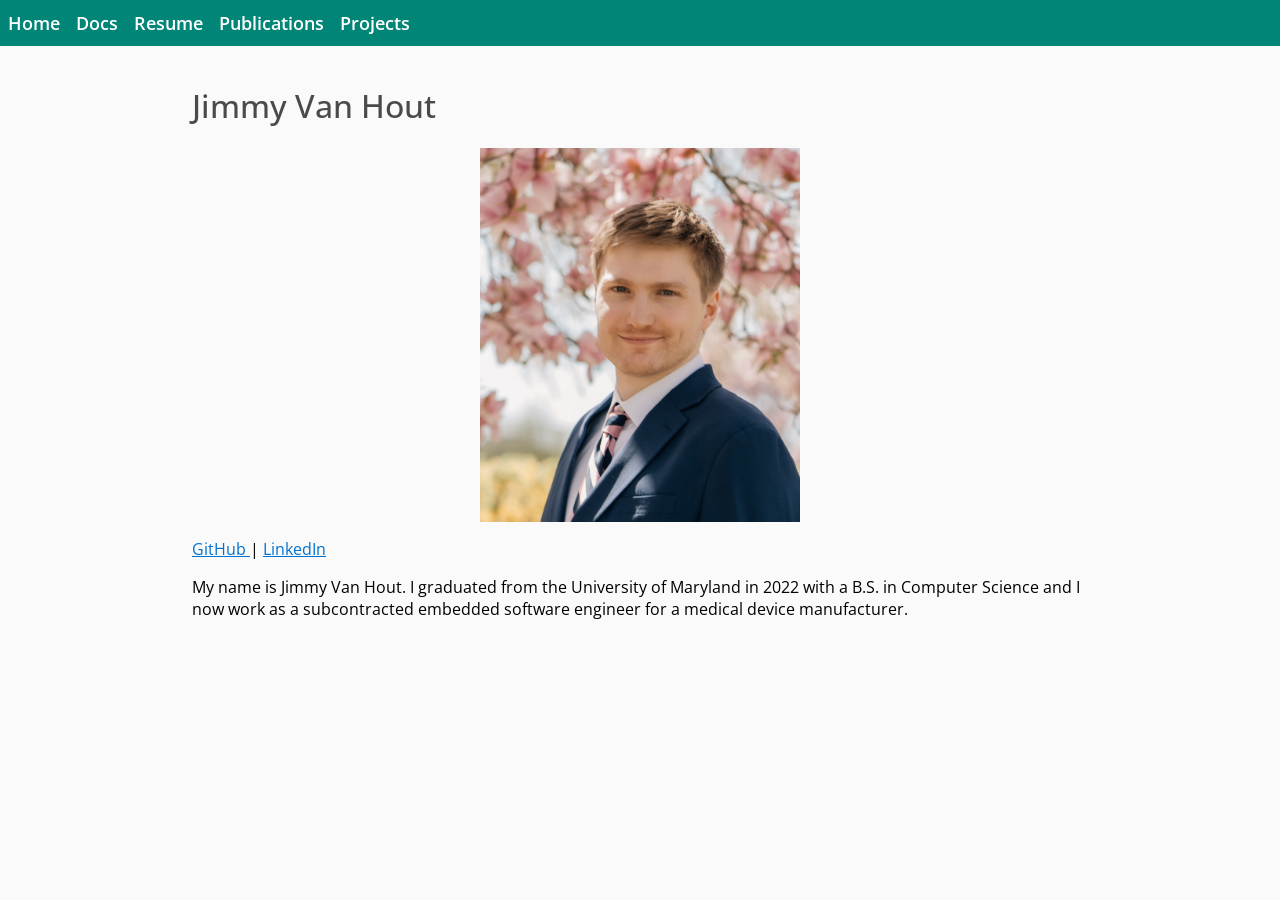
<file: index.html>
<!doctype html>
<html lang="en">
    <head>
        <meta charset="utf-8">
        <meta name="viewport" content="width=device-width, initial-scale=1">
        <title>Jimmy Van Hout</title>
        <link rel="stylesheet" href="index.css">
        <link rel="stylesheet" href="navigation_bar/navigation_bar.css">
        <!-- begin download and link fonts -->
        <link rel="preconnect" href="https://fonts.googleapis.com">
        <link rel="preconnect" href="https://fonts.gstatic.com" crossorigin>
        <link href="https://fonts.googleapis.com/css2?family=Open+Sans:ital,wght@0,300..800;1,300..800&display=swap" rel="stylesheet">
        <!-- end download and link fonts -->
    </head>
    <body>
        <!-- begin navigation bar -->
        <nav>
            <div id="nav_bar_mobile">
                <div class="nav_bar_start">
                    <div id="nav_bar_menu_button">
                        <img src="/images/material_ui_menu_icon.png" alt="mobile menu icon">
                    </div>
                    <div id="nav_bar_menu" hidden>
                        <a href="/" class="nav_bar_link"><strong>Home</strong></a>
                        <hr>
                        <a href="/docs" class="nav_bar_link"><strong>Docs</strong></a>
                        <hr>
                        <a href="/resume/resume.pdf" class="nav_bar_link"><strong>Resume</strong></a>
                        <hr>
                        <a href="/publications" class="nav_bar_link"><strong>Publications</strong></a>
                        <hr>
                        <a href="/projects" class="nav_bar_link"><strong>Projects</strong></a>
                    </div>
                </div>
            </div>
            <div id="nav_bar_desktop">
                <div class="nav_bar_start">
                    <a href="/" class="nav_bar_link"><strong>Home</strong></a>
                    <a href="/docs" class="nav_bar_link"><strong>Docs</strong></a>
                    <a href="/resume/resume.pdf" class="nav_bar_link"><strong>Resume</strong></a>
                    <a href="/publications" class="nav_bar_link"><strong>Publications</strong></a>
                    <a href="/projects" class="nav_bar_link"><strong>Projects</strong></a>
                </div>
            </div>
        </nav>
        <!-- end navigation bar -->
        <div id="content_container">
            <div id="content">
                <h1>
                    Jimmy Van Hout
                </h1>
                <div id="profile_picture_container">
                    <img id="profile_picture" src="images/profile_picture.jpg" alt="Jimmy Van Hout's profile picture">
                </div>
                <p>
                    <a href="https://github.com/JimmyVanHout">
                        GitHub
                    </a>
                    |
                    <a href="https://www.linkedin.com/in/JimmyVanHout/">
                        LinkedIn
                    </a>
                </p>
                <p>
                    My name is Jimmy Van Hout. I graduated from the University of Maryland in 2022 with a B.S. in Computer Science and I now work as a subcontracted embedded software engineer for a medical device manufacturer.
                </p>
            </div>
        </div>
        <script type="module" src="index.js"></script>
    </body>
</html>
</file>
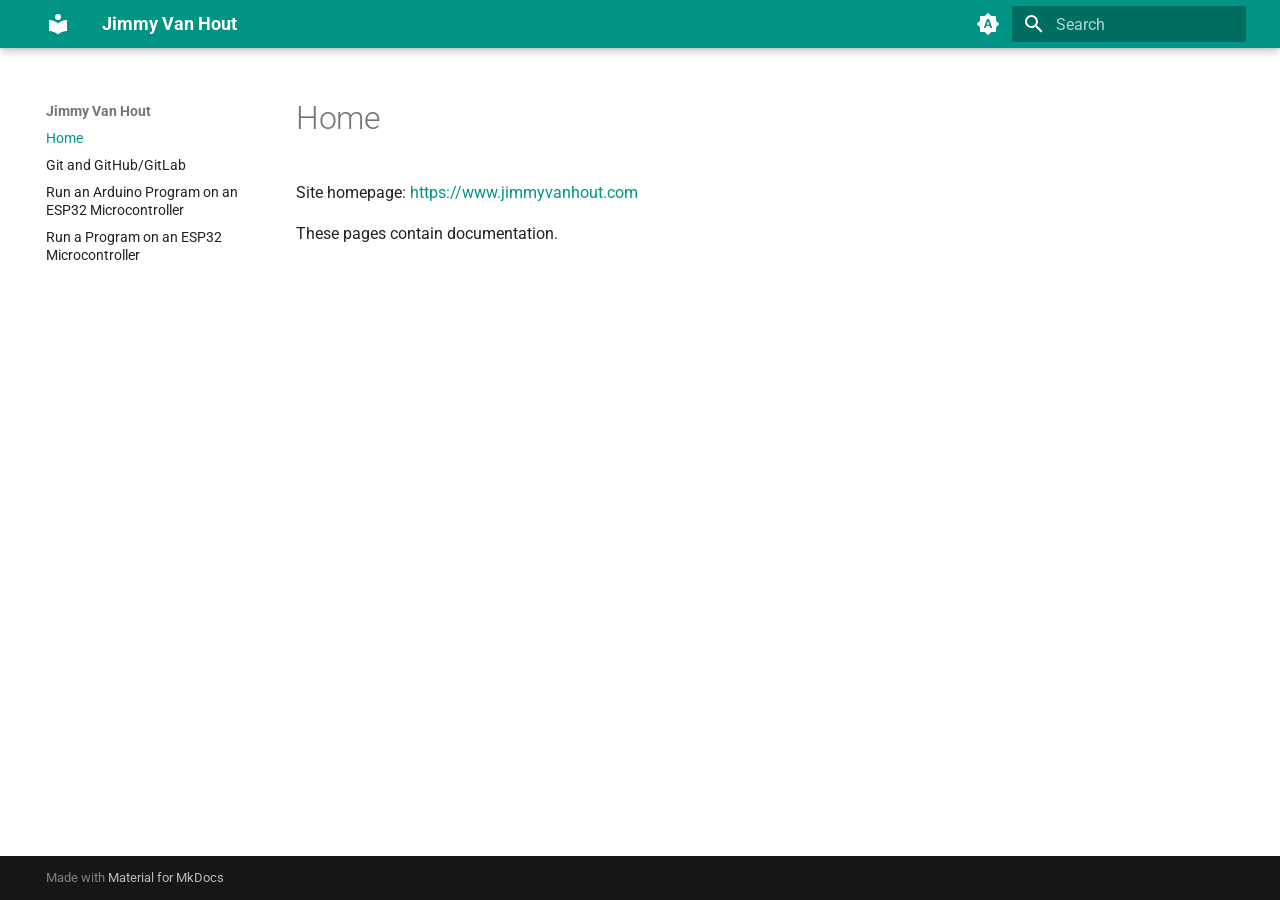
<file: docs/index.html>
<!doctype html>
<html lang="en" class="no-js">
  <head>
    
      <meta charset="utf-8">
      <meta name="viewport" content="width=device-width,initial-scale=1">
      
      
      
        <link rel="canonical" href="https://www.jimmyvanhout.com/docs/">
      
      
      
        <link rel="next" href="git/">
      
      
      <link rel="icon" href="assets/images/favicon.png">
      <meta name="generator" content="mkdocs-1.6.1, mkdocs-material-9.6.22">
    
    
      
        <title>Jimmy Van Hout</title>
      
    
    
      <link rel="stylesheet" href="assets/stylesheets/main.84d31ad4.min.css">
      
        
        <link rel="stylesheet" href="assets/stylesheets/palette.06af60db.min.css">
      
      


    
    
      
    
    
      
        
        
        <link rel="preconnect" href="https://fonts.gstatic.com" crossorigin>
        <link rel="stylesheet" href="https://fonts.googleapis.com/css?family=Roboto:300,300i,400,400i,700,700i%7CRoboto+Mono:400,400i,700,700i&display=fallback">
        <style>:root{--md-text-font:"Roboto";--md-code-font:"Roboto Mono"}</style>
      
    
    
    <script>__md_scope=new URL(".",location),__md_hash=e=>[...e].reduce(((e,_)=>(e<<5)-e+_.charCodeAt(0)),0),__md_get=(e,_=localStorage,t=__md_scope)=>JSON.parse(_.getItem(t.pathname+"."+e)),__md_set=(e,_,t=localStorage,a=__md_scope)=>{try{t.setItem(a.pathname+"."+e,JSON.stringify(_))}catch(e){}}</script>
    
      

    
    
    
  </head>
  
  
    
    
      
    
    
    
    
    <body dir="ltr" data-md-color-scheme="default" data-md-color-primary="teal" data-md-color-accent="teal">
  
    
    <input class="md-toggle" data-md-toggle="drawer" type="checkbox" id="__drawer" autocomplete="off">
    <input class="md-toggle" data-md-toggle="search" type="checkbox" id="__search" autocomplete="off">
    <label class="md-overlay" for="__drawer"></label>
    <div data-md-component="skip">
      
        
        <a href="#home" class="md-skip">
          Skip to content
        </a>
      
    </div>
    <div data-md-component="announce">
      
    </div>
    
    
      

  

<header class="md-header md-header--shadow" data-md-component="header">
  <nav class="md-header__inner md-grid" aria-label="Header">
    <a href="." title="Jimmy Van Hout" class="md-header__button md-logo" aria-label="Jimmy Van Hout" data-md-component="logo">
      
  
  <svg xmlns="http://www.w3.org/2000/svg" viewBox="0 0 24 24"><path d="M12 8a3 3 0 0 0 3-3 3 3 0 0 0-3-3 3 3 0 0 0-3 3 3 3 0 0 0 3 3m0 3.54C9.64 9.35 6.5 8 3 8v11c3.5 0 6.64 1.35 9 3.54 2.36-2.19 5.5-3.54 9-3.54V8c-3.5 0-6.64 1.35-9 3.54"/></svg>

    </a>
    <label class="md-header__button md-icon" for="__drawer">
      
      <svg xmlns="http://www.w3.org/2000/svg" viewBox="0 0 24 24"><path d="M3 6h18v2H3zm0 5h18v2H3zm0 5h18v2H3z"/></svg>
    </label>
    <div class="md-header__title" data-md-component="header-title">
      <div class="md-header__ellipsis">
        <div class="md-header__topic">
          <span class="md-ellipsis">
            Jimmy Van Hout
          </span>
        </div>
        <div class="md-header__topic" data-md-component="header-topic">
          <span class="md-ellipsis">
            
              Home
            
          </span>
        </div>
      </div>
    </div>
    
      
        <form class="md-header__option" data-md-component="palette">
  
    
    
    
    <input class="md-option" data-md-color-media="(prefers-color-scheme)" data-md-color-scheme="default" data-md-color-primary="teal" data-md-color-accent="teal"  aria-label="Switch to light mode"  type="radio" name="__palette" id="__palette_0">
    
      <label class="md-header__button md-icon" title="Switch to light mode" for="__palette_1" hidden>
        <svg xmlns="http://www.w3.org/2000/svg" viewBox="0 0 24 24"><path d="m14.3 16-.7-2h-3.2l-.7 2H7.8L11 7h2l3.2 9zM20 8.69V4h-4.69L12 .69 8.69 4H4v4.69L.69 12 4 15.31V20h4.69L12 23.31 15.31 20H20v-4.69L23.31 12zm-9.15 3.96h2.3L12 9z"/></svg>
      </label>
    
  
    
    
    
    <input class="md-option" data-md-color-media="(prefers-color-scheme: light)" data-md-color-scheme="default" data-md-color-primary="teal" data-md-color-accent="teal"  aria-label="Switch to dark mode"  type="radio" name="__palette" id="__palette_1">
    
      <label class="md-header__button md-icon" title="Switch to dark mode" for="__palette_2" hidden>
        <svg xmlns="http://www.w3.org/2000/svg" viewBox="0 0 24 24"><path d="M12 8a4 4 0 0 0-4 4 4 4 0 0 0 4 4 4 4 0 0 0 4-4 4 4 0 0 0-4-4m0 10a6 6 0 0 1-6-6 6 6 0 0 1 6-6 6 6 0 0 1 6 6 6 6 0 0 1-6 6m8-9.31V4h-4.69L12 .69 8.69 4H4v4.69L.69 12 4 15.31V20h4.69L12 23.31 15.31 20H20v-4.69L23.31 12z"/></svg>
      </label>
    
  
    
    
    
    <input class="md-option" data-md-color-media="(prefers-color-scheme: dark)" data-md-color-scheme="slate" data-md-color-primary="teal" data-md-color-accent="teal"  aria-label="Switch to system preference"  type="radio" name="__palette" id="__palette_2">
    
      <label class="md-header__button md-icon" title="Switch to system preference" for="__palette_0" hidden>
        <svg xmlns="http://www.w3.org/2000/svg" viewBox="0 0 24 24"><path d="M12 18c-.89 0-1.74-.2-2.5-.55C11.56 16.5 13 14.42 13 12s-1.44-4.5-3.5-5.45C10.26 6.2 11.11 6 12 6a6 6 0 0 1 6 6 6 6 0 0 1-6 6m8-9.31V4h-4.69L12 .69 8.69 4H4v4.69L.69 12 4 15.31V20h4.69L12 23.31 15.31 20H20v-4.69L23.31 12z"/></svg>
      </label>
    
  
</form>
      
    
    
      <script>var palette=__md_get("__palette");if(palette&&palette.color){if("(prefers-color-scheme)"===palette.color.media){var media=matchMedia("(prefers-color-scheme: light)"),input=document.querySelector(media.matches?"[data-md-color-media='(prefers-color-scheme: light)']":"[data-md-color-media='(prefers-color-scheme: dark)']");palette.color.media=input.getAttribute("data-md-color-media"),palette.color.scheme=input.getAttribute("data-md-color-scheme"),palette.color.primary=input.getAttribute("data-md-color-primary"),palette.color.accent=input.getAttribute("data-md-color-accent")}for(var[key,value]of Object.entries(palette.color))document.body.setAttribute("data-md-color-"+key,value)}</script>
    
    
    
      
      
        <label class="md-header__button md-icon" for="__search">
          
          <svg xmlns="http://www.w3.org/2000/svg" viewBox="0 0 24 24"><path d="M9.5 3A6.5 6.5 0 0 1 16 9.5c0 1.61-.59 3.09-1.56 4.23l.27.27h.79l5 5-1.5 1.5-5-5v-.79l-.27-.27A6.52 6.52 0 0 1 9.5 16 6.5 6.5 0 0 1 3 9.5 6.5 6.5 0 0 1 9.5 3m0 2C7 5 5 7 5 9.5S7 14 9.5 14 14 12 14 9.5 12 5 9.5 5"/></svg>
        </label>
        <div class="md-search" data-md-component="search" role="dialog">
  <label class="md-search__overlay" for="__search"></label>
  <div class="md-search__inner" role="search">
    <form class="md-search__form" name="search">
      <input type="text" class="md-search__input" name="query" aria-label="Search" placeholder="Search" autocapitalize="off" autocorrect="off" autocomplete="off" spellcheck="false" data-md-component="search-query" required>
      <label class="md-search__icon md-icon" for="__search">
        
        <svg xmlns="http://www.w3.org/2000/svg" viewBox="0 0 24 24"><path d="M9.5 3A6.5 6.5 0 0 1 16 9.5c0 1.61-.59 3.09-1.56 4.23l.27.27h.79l5 5-1.5 1.5-5-5v-.79l-.27-.27A6.52 6.52 0 0 1 9.5 16 6.5 6.5 0 0 1 3 9.5 6.5 6.5 0 0 1 9.5 3m0 2C7 5 5 7 5 9.5S7 14 9.5 14 14 12 14 9.5 12 5 9.5 5"/></svg>
        
        <svg xmlns="http://www.w3.org/2000/svg" viewBox="0 0 24 24"><path d="M20 11v2H8l5.5 5.5-1.42 1.42L4.16 12l7.92-7.92L13.5 5.5 8 11z"/></svg>
      </label>
      <nav class="md-search__options" aria-label="Search">
        
        <button type="reset" class="md-search__icon md-icon" title="Clear" aria-label="Clear" tabindex="-1">
          
          <svg xmlns="http://www.w3.org/2000/svg" viewBox="0 0 24 24"><path d="M19 6.41 17.59 5 12 10.59 6.41 5 5 6.41 10.59 12 5 17.59 6.41 19 12 13.41 17.59 19 19 17.59 13.41 12z"/></svg>
        </button>
      </nav>
      
    </form>
    <div class="md-search__output">
      <div class="md-search__scrollwrap" tabindex="0" data-md-scrollfix>
        <div class="md-search-result" data-md-component="search-result">
          <div class="md-search-result__meta">
            Initializing search
          </div>
          <ol class="md-search-result__list" role="presentation"></ol>
        </div>
      </div>
    </div>
  </div>
</div>
      
    
    
  </nav>
  
</header>
    
    <div class="md-container" data-md-component="container">
      
      
        
          
        
      
      <main class="md-main" data-md-component="main">
        <div class="md-main__inner md-grid">
          
            
              
              <div class="md-sidebar md-sidebar--primary" data-md-component="sidebar" data-md-type="navigation" >
                <div class="md-sidebar__scrollwrap">
                  <div class="md-sidebar__inner">
                    



<nav class="md-nav md-nav--primary" aria-label="Navigation" data-md-level="0">
  <label class="md-nav__title" for="__drawer">
    <a href="." title="Jimmy Van Hout" class="md-nav__button md-logo" aria-label="Jimmy Van Hout" data-md-component="logo">
      
  
  <svg xmlns="http://www.w3.org/2000/svg" viewBox="0 0 24 24"><path d="M12 8a3 3 0 0 0 3-3 3 3 0 0 0-3-3 3 3 0 0 0-3 3 3 3 0 0 0 3 3m0 3.54C9.64 9.35 6.5 8 3 8v11c3.5 0 6.64 1.35 9 3.54 2.36-2.19 5.5-3.54 9-3.54V8c-3.5 0-6.64 1.35-9 3.54"/></svg>

    </a>
    Jimmy Van Hout
  </label>
  
  <ul class="md-nav__list" data-md-scrollfix>
    
      
      
  
  
    
  
  
  
    <li class="md-nav__item md-nav__item--active">
      
      <input class="md-nav__toggle md-toggle" type="checkbox" id="__toc">
      
      
        
      
      
      <a href="." class="md-nav__link md-nav__link--active">
        
  
  
  <span class="md-ellipsis">
    Home
    
  </span>
  

      </a>
      
    </li>
  

    
      
      
  
  
  
  
    <li class="md-nav__item">
      <a href="git/" class="md-nav__link">
        
  
  
  <span class="md-ellipsis">
    Git and GitHub/GitLab
    
  </span>
  

      </a>
    </li>
  

    
      
      
  
  
  
  
    <li class="md-nav__item">
      <a href="run_arduino_program_on_esp32/" class="md-nav__link">
        
  
  
  <span class="md-ellipsis">
    Run an Arduino Program on an ESP32 Microcontroller
    
  </span>
  

      </a>
    </li>
  

    
      
      
  
  
  
  
    <li class="md-nav__item">
      <a href="run_program_on_esp32/" class="md-nav__link">
        
  
  
  <span class="md-ellipsis">
    Run a Program on an ESP32 Microcontroller
    
  </span>
  

      </a>
    </li>
  

    
  </ul>
</nav>
                  </div>
                </div>
              </div>
            
            
              
              <div class="md-sidebar md-sidebar--secondary" data-md-component="sidebar" data-md-type="toc" >
                <div class="md-sidebar__scrollwrap">
                  <div class="md-sidebar__inner">
                    

<nav class="md-nav md-nav--secondary" aria-label="Table of contents">
  
  
  
    
  
  
</nav>
                  </div>
                </div>
              </div>
            
          
          
            <div class="md-content" data-md-component="content">
              <article class="md-content__inner md-typeset">
                
                  



<h1 id="home">Home</h1>
<p>Site homepage: <a href="https://www.jimmyvanhout.com">https://www.jimmyvanhout.com</a></p>
<p>These pages contain documentation.</p>












                
              </article>
            </div>
          
          
<script>var target=document.getElementById(location.hash.slice(1));target&&target.name&&(target.checked=target.name.startsWith("__tabbed_"))</script>
        </div>
        
      </main>
      
        <footer class="md-footer">
  
  <div class="md-footer-meta md-typeset">
    <div class="md-footer-meta__inner md-grid">
      <div class="md-copyright">
  
  
    Made with
    <a href="https://squidfunk.github.io/mkdocs-material/" target="_blank" rel="noopener">
      Material for MkDocs
    </a>
  
</div>
      
    </div>
  </div>
</footer>
      
    </div>
    <div class="md-dialog" data-md-component="dialog">
      <div class="md-dialog__inner md-typeset"></div>
    </div>
    
    
    
      
      <script id="__config" type="application/json">{"base": ".", "features": ["content.code.copy"], "search": "assets/javascripts/workers/search.973d3a69.min.js", "tags": null, "translations": {"clipboard.copied": "Copied to clipboard", "clipboard.copy": "Copy to clipboard", "search.result.more.one": "1 more on this page", "search.result.more.other": "# more on this page", "search.result.none": "No matching documents", "search.result.one": "1 matching document", "search.result.other": "# matching documents", "search.result.placeholder": "Type to start searching", "search.result.term.missing": "Missing", "select.version": "Select version"}, "version": null}</script>
    
    
      <script src="assets/javascripts/bundle.f55a23d4.min.js"></script>
      
    
  </body>
</html>
</file>
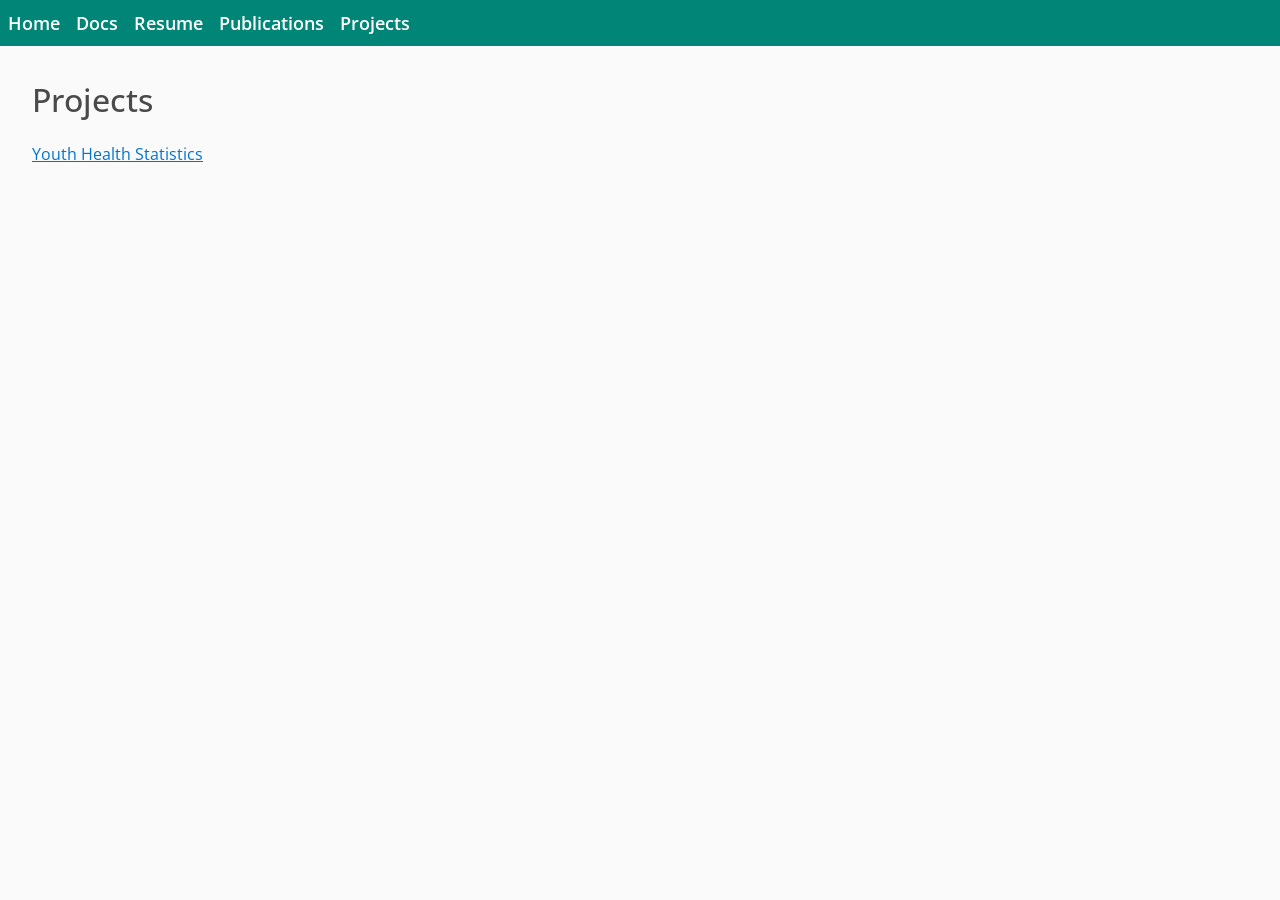
<file: projects/index.html>
<!doctype html>
<html lang="en">
    <head>
        <meta charset="utf-8">
        <meta name="viewport" content="width=device-width, initial-scale=1">
        <title>Jimmy Van Hout: Projects</title>
        <link rel="stylesheet" href="index.css">
        <link rel="stylesheet" href="/navigation_bar/navigation_bar.css">
        <!-- begin download and link fonts -->
        <link rel="preconnect" href="https://fonts.googleapis.com">
        <link rel="preconnect" href="https://fonts.gstatic.com" crossorigin>
        <link href="https://fonts.googleapis.com/css2?family=Open+Sans:ital,wght@0,300..800;1,300..800&display=swap" rel="stylesheet">
        <!-- end download and link fonts -->
    </head>
    <body>
        <!-- begin navigation bar -->
        <nav>
            <div id="nav_bar_mobile">
                <div class="nav_bar_start">
                    <div id="nav_bar_menu_button">
                        <img src="/images/material_ui_menu_icon.png" alt="mobile menu icon">
                    </div>
                    <div id="nav_bar_menu" hidden>
                        <a href="/" class="nav_bar_link"><strong>Home</strong></a>
                        <hr>
                        <a href="/docs" class="nav_bar_link"><strong>Docs</strong></a>
                        <hr>
                        <a href="/resume/resume.pdf" class="nav_bar_link"><strong>Resume</strong></a>
                        <hr>
                        <a href="/publications" class="nav_bar_link"><strong>Publications</strong></a>
                        <hr>
                        <a href="/projects" class="nav_bar_link"><strong>Projects</strong></a>
                    </div>
                </div>
            </div>
            <div id="nav_bar_desktop">
                <div class="nav_bar_start">
                    <a href="/" class="nav_bar_link"><strong>Home</strong></a>
                    <a href="/docs" class="nav_bar_link"><strong>Docs</strong></a>
                    <a href="/resume/resume.pdf" class="nav_bar_link"><strong>Resume</strong></a>
                    <a href="/publications" class="nav_bar_link"><strong>Publications</strong></a>
                    <a href="/projects" class="nav_bar_link"><strong>Projects</strong></a>
                </div>
            </div>
        </nav>
        <!-- end navigation bar -->
        <div id="content">
            <h1>Projects</h1>
            <p>
                <a href="https://www.youthhealthstatistics.com" target="_blank">Youth Health Statistics</a>
            </p>
        </div>
        <script type="module" src="index.js"></script>
    </body>
</html>
</file>
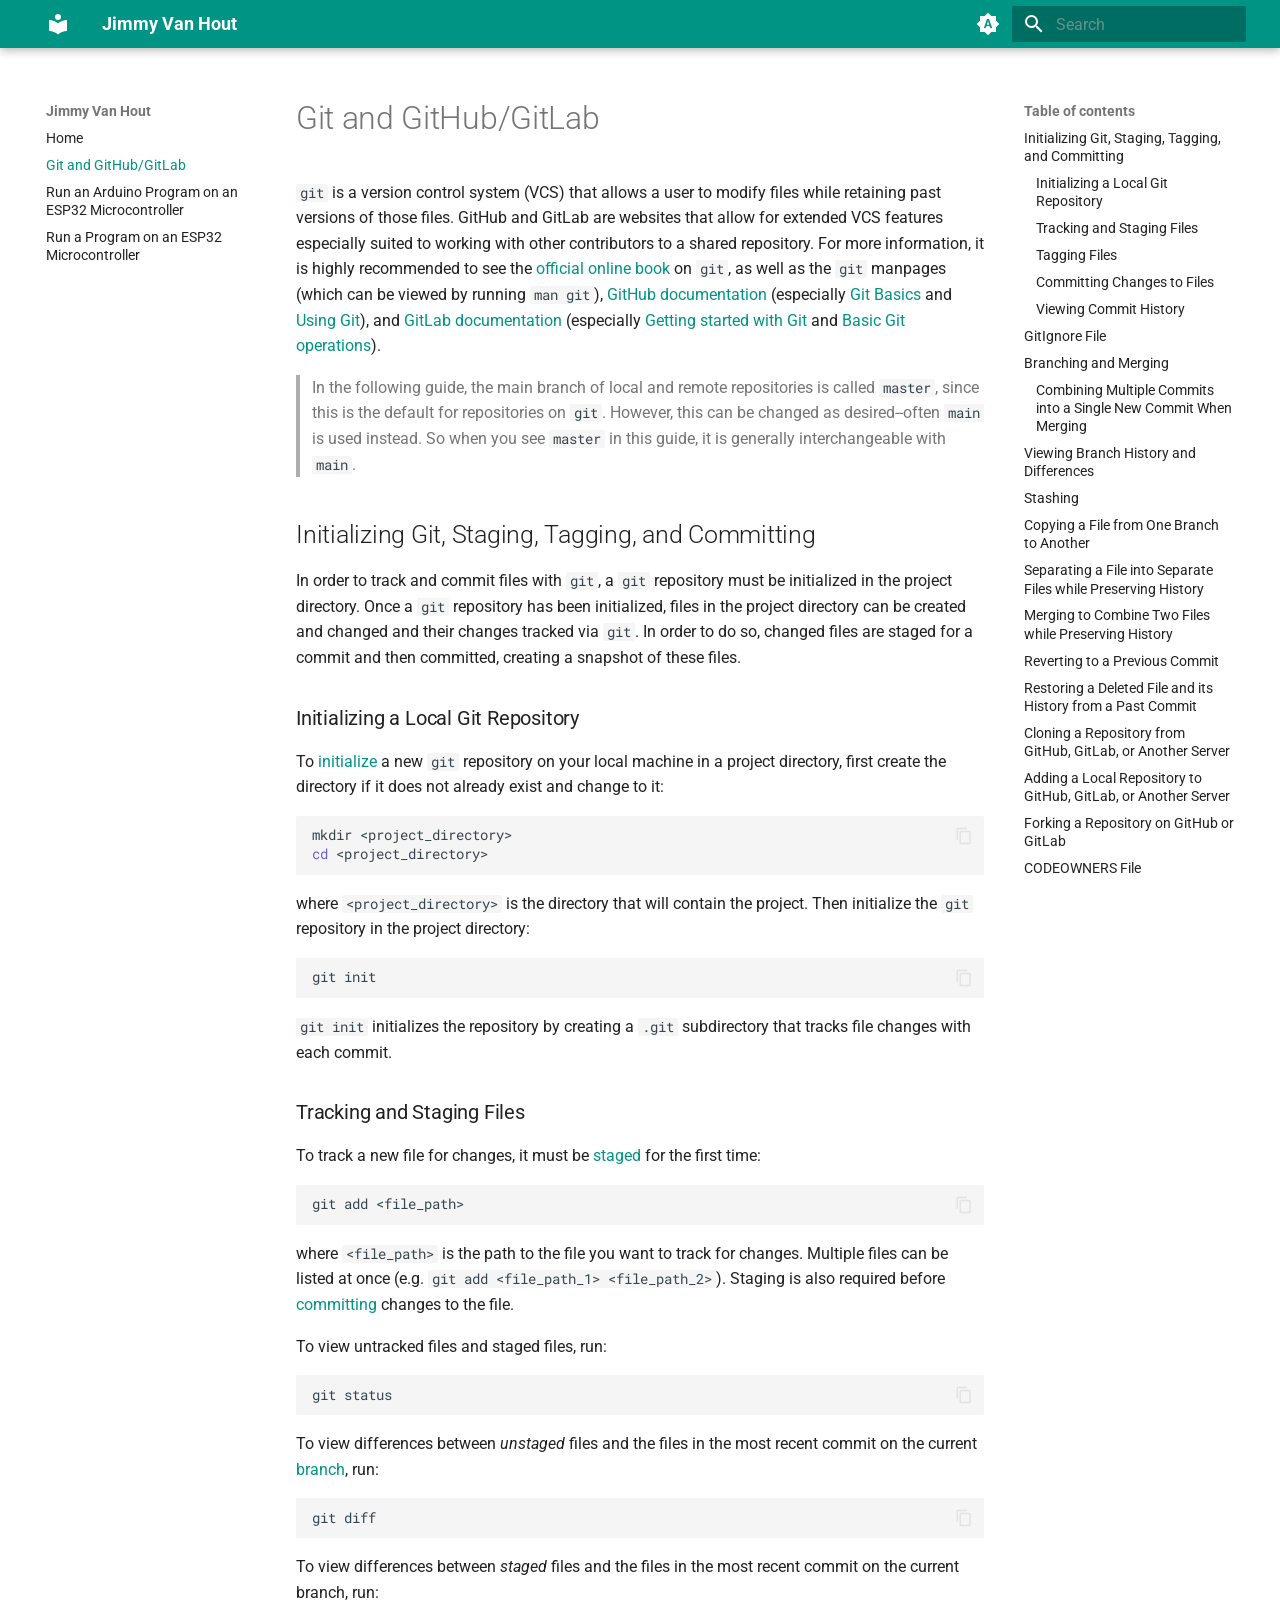
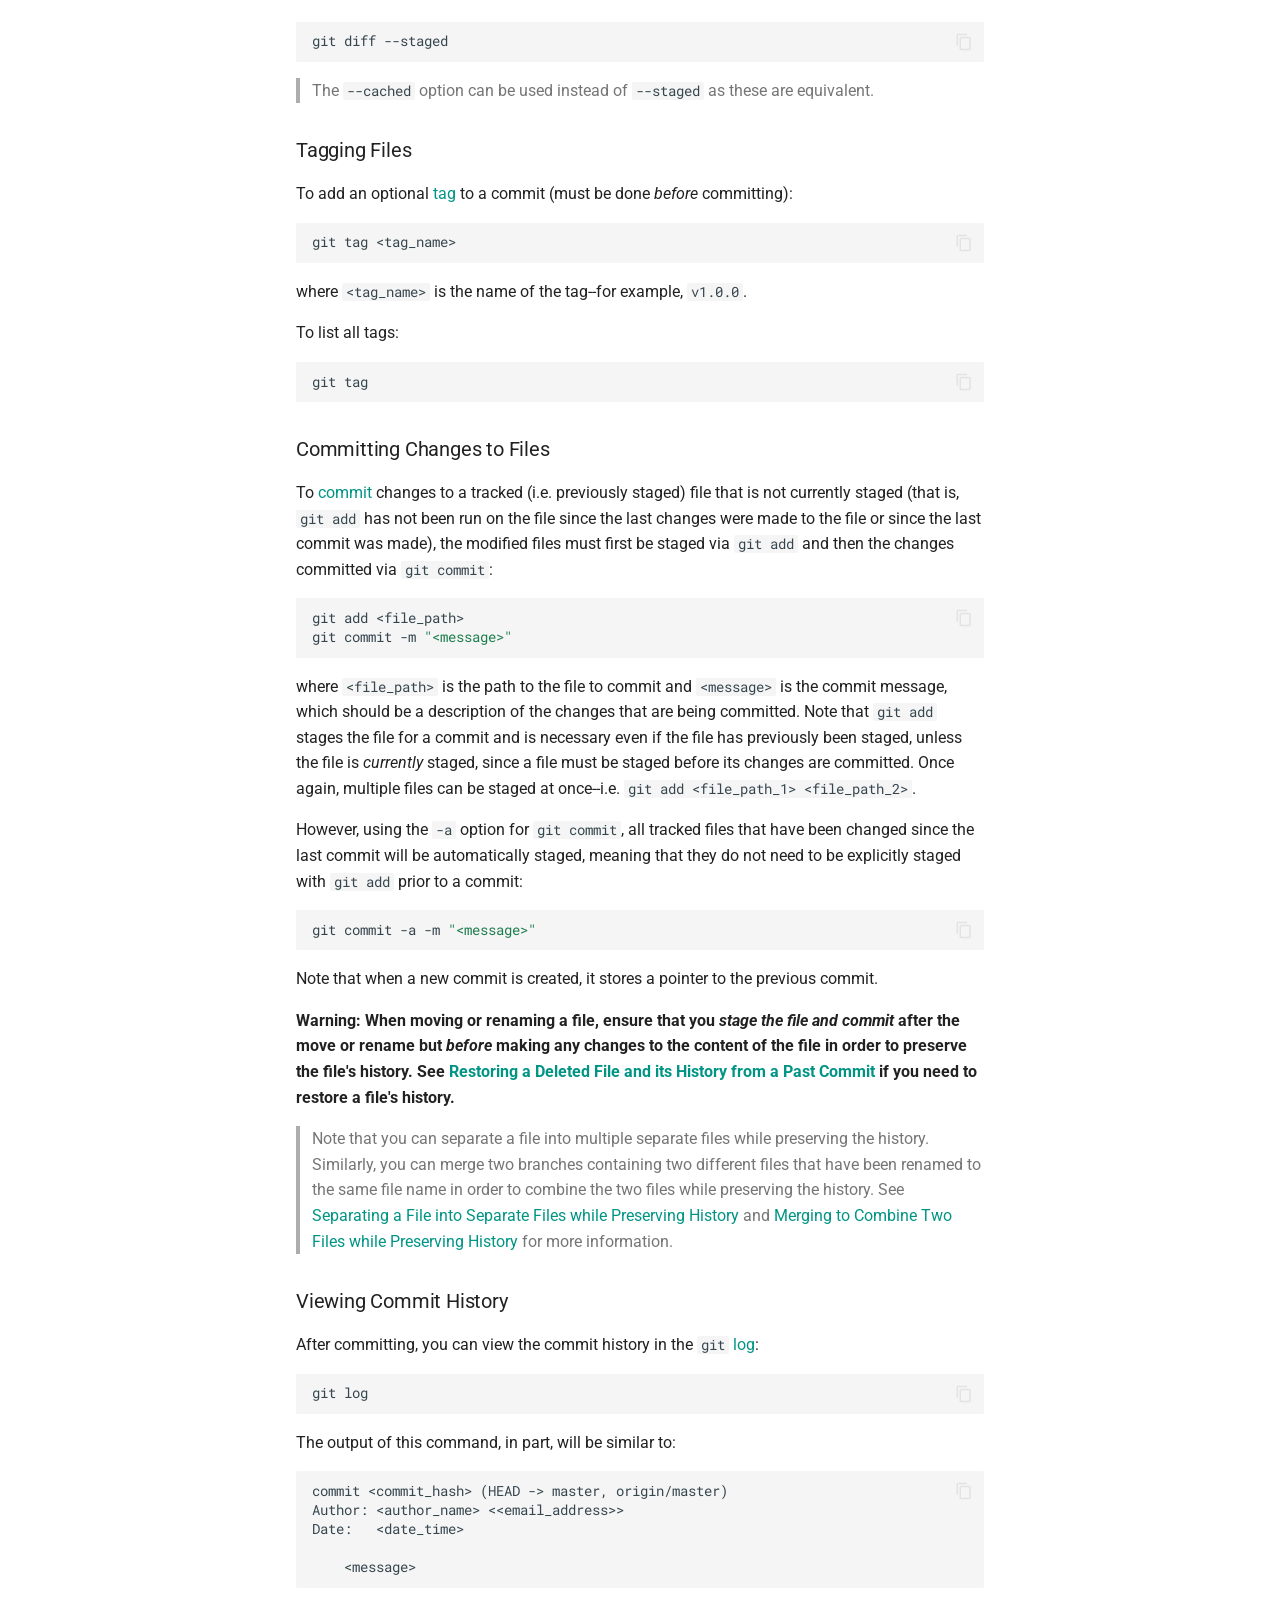
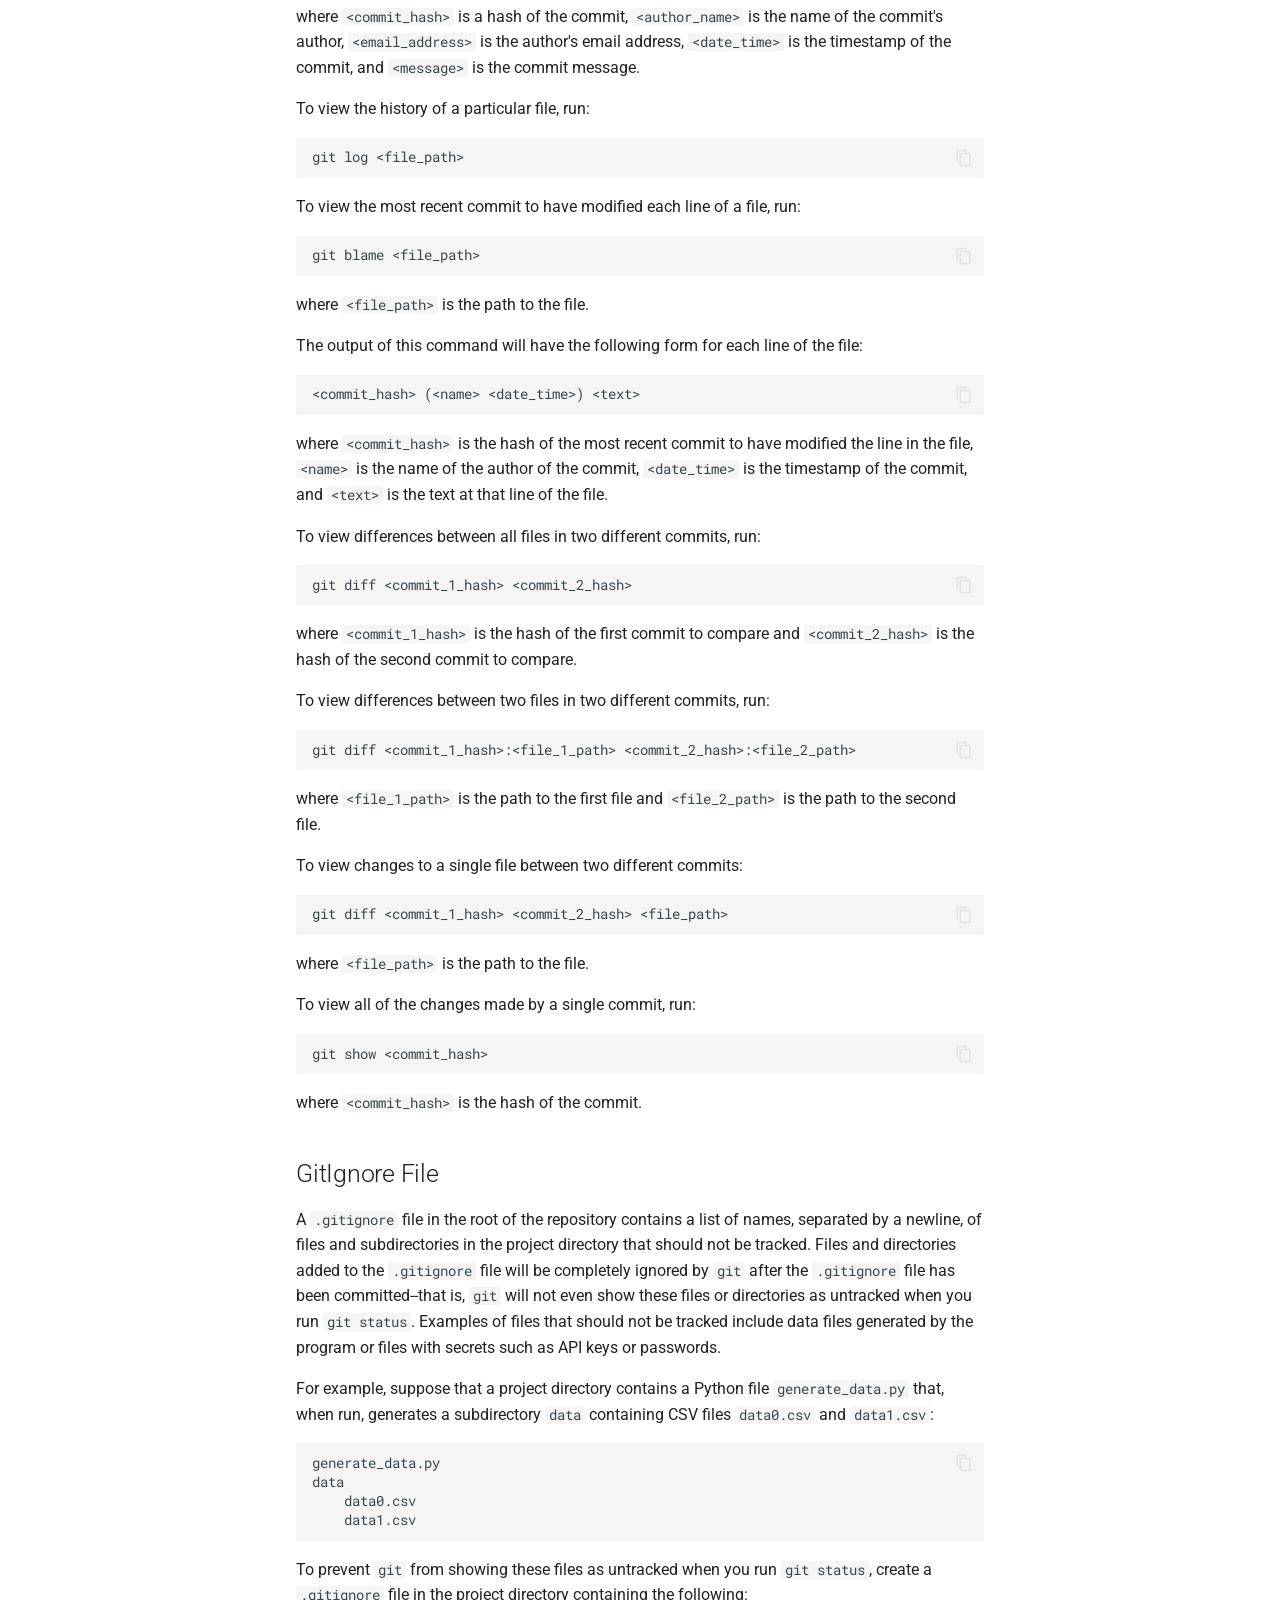
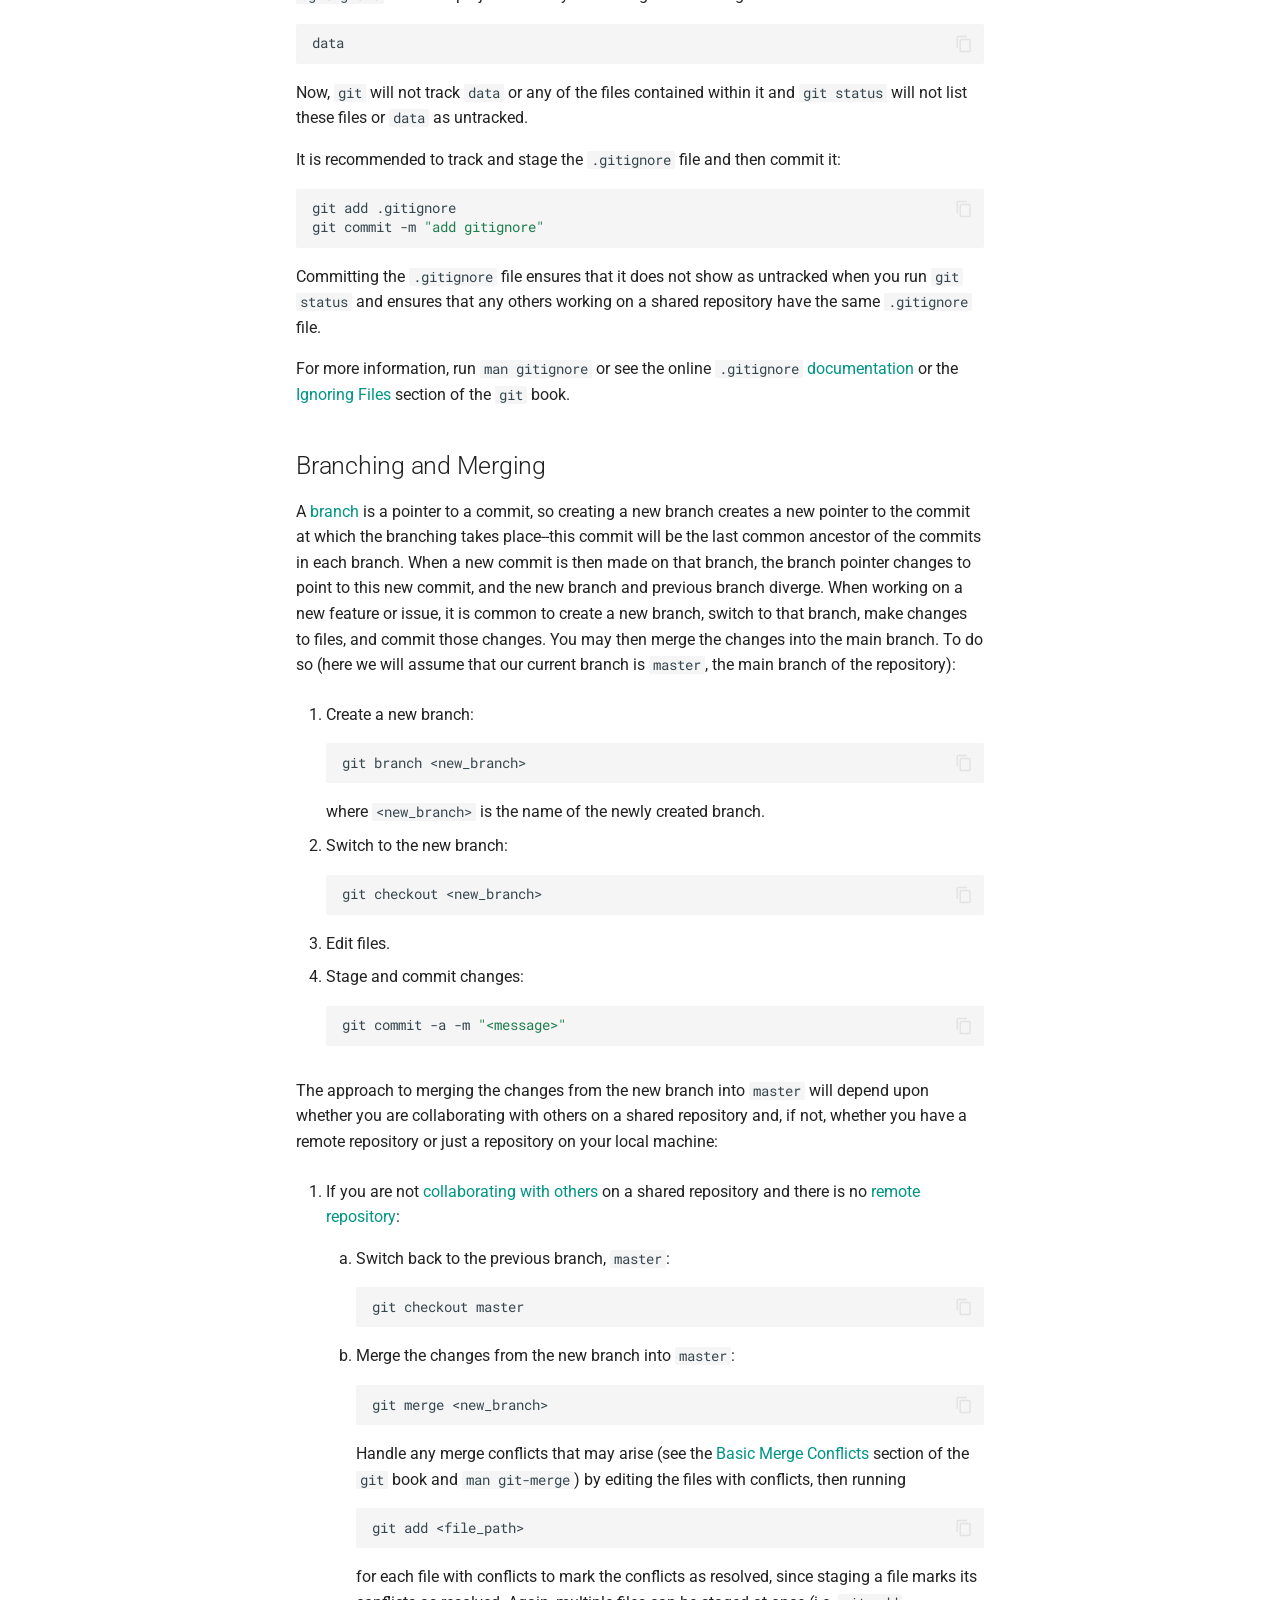
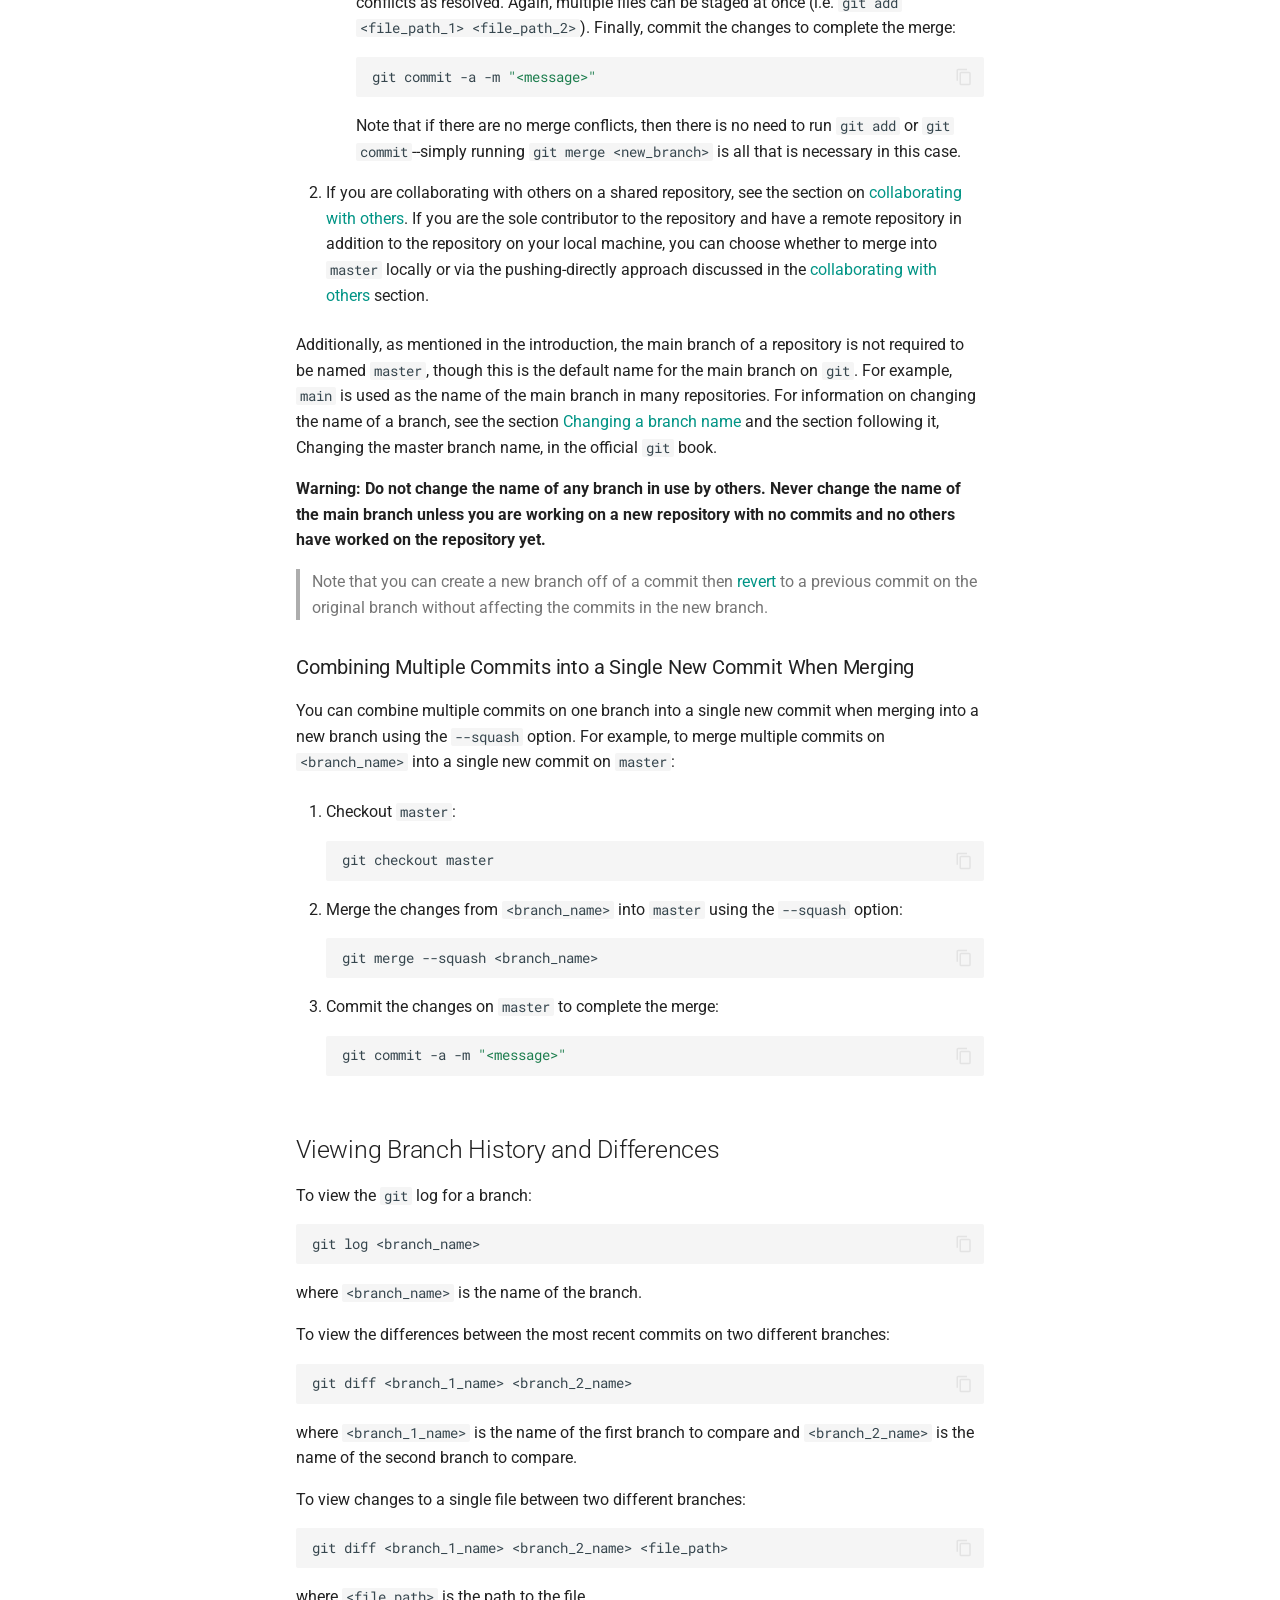
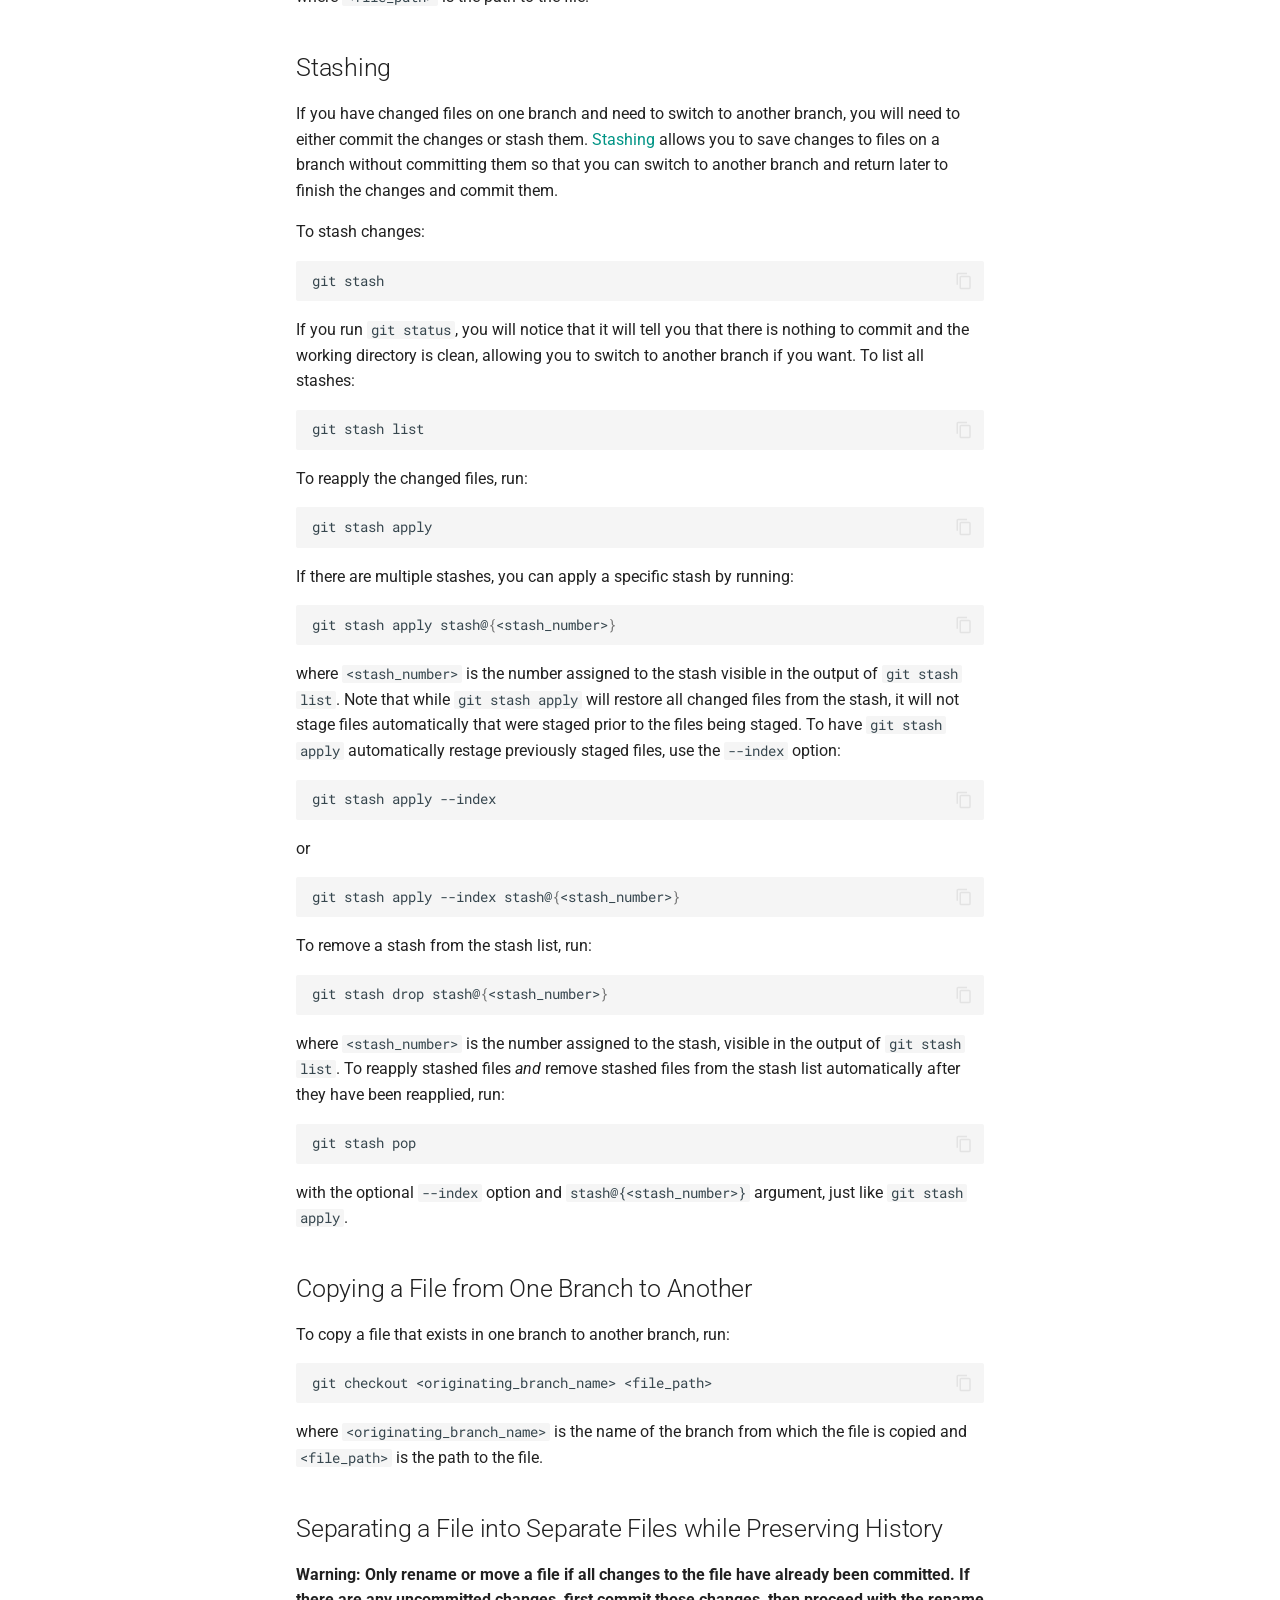
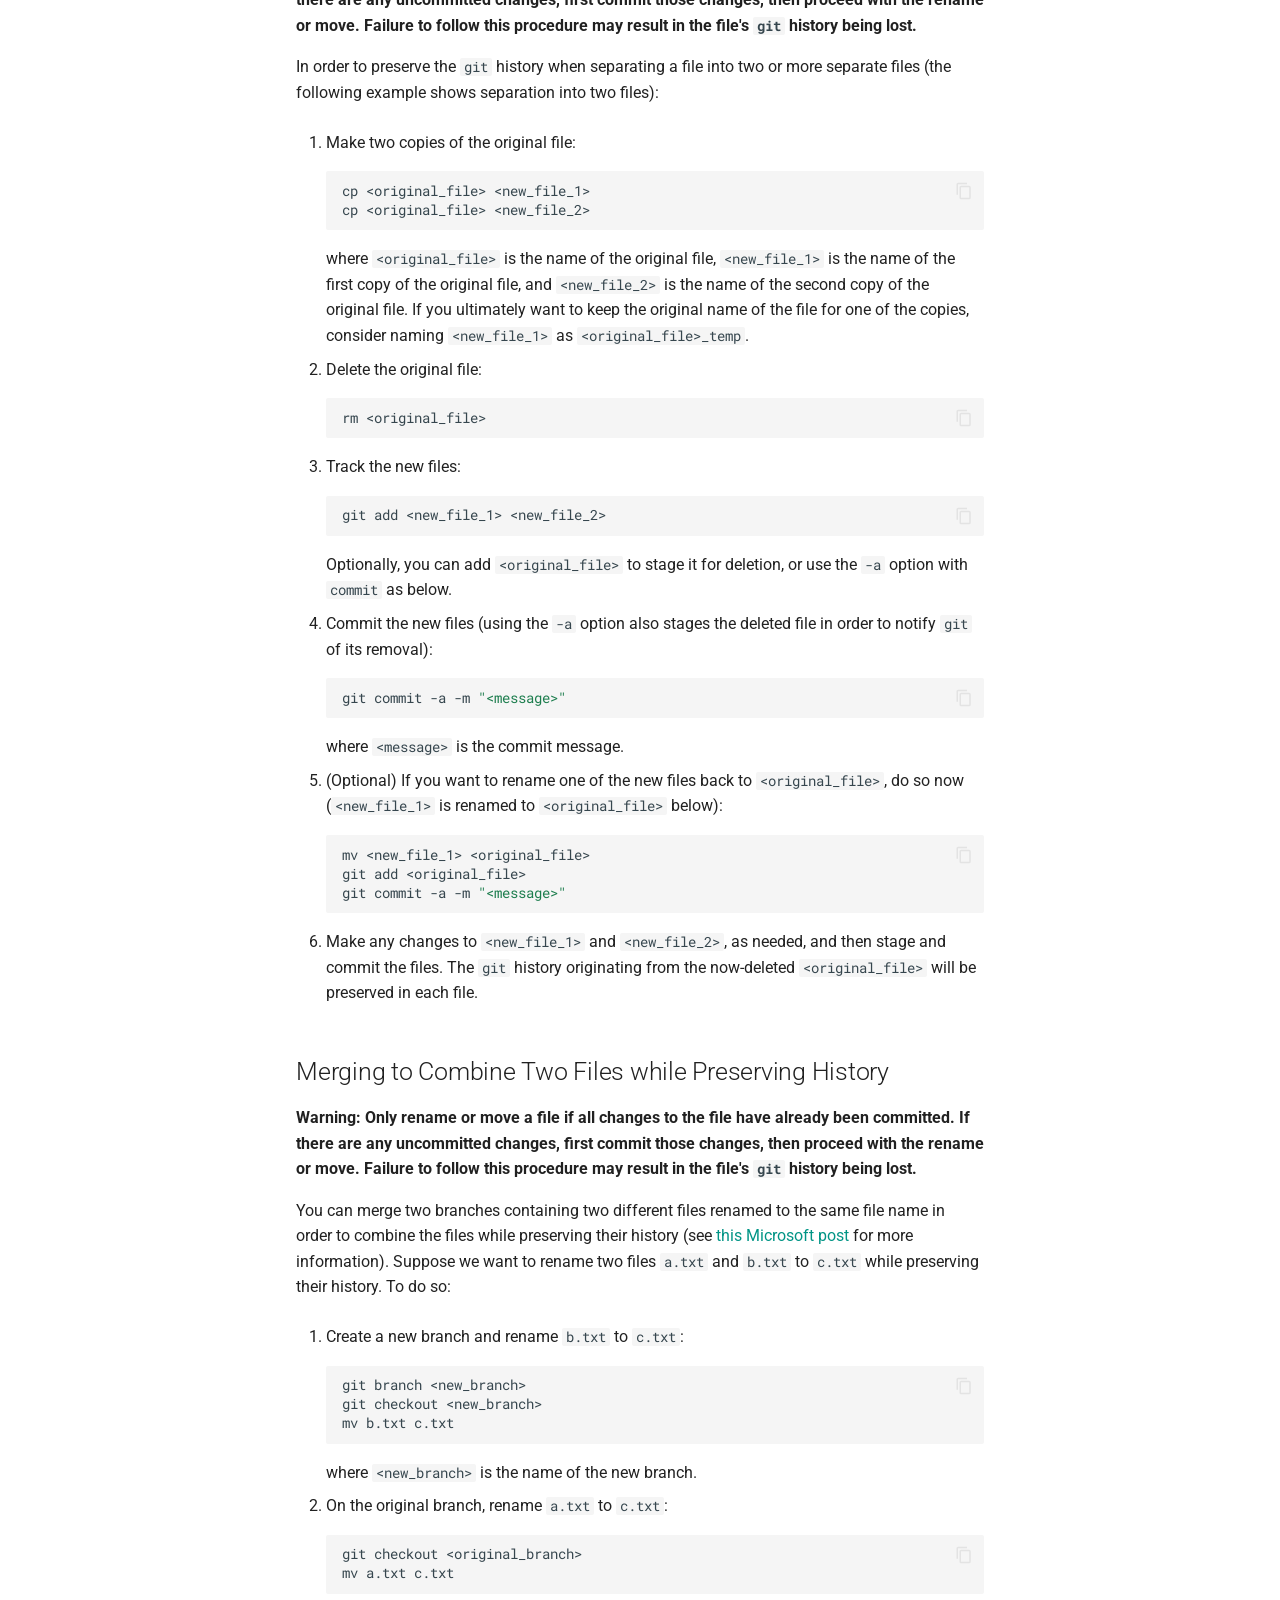
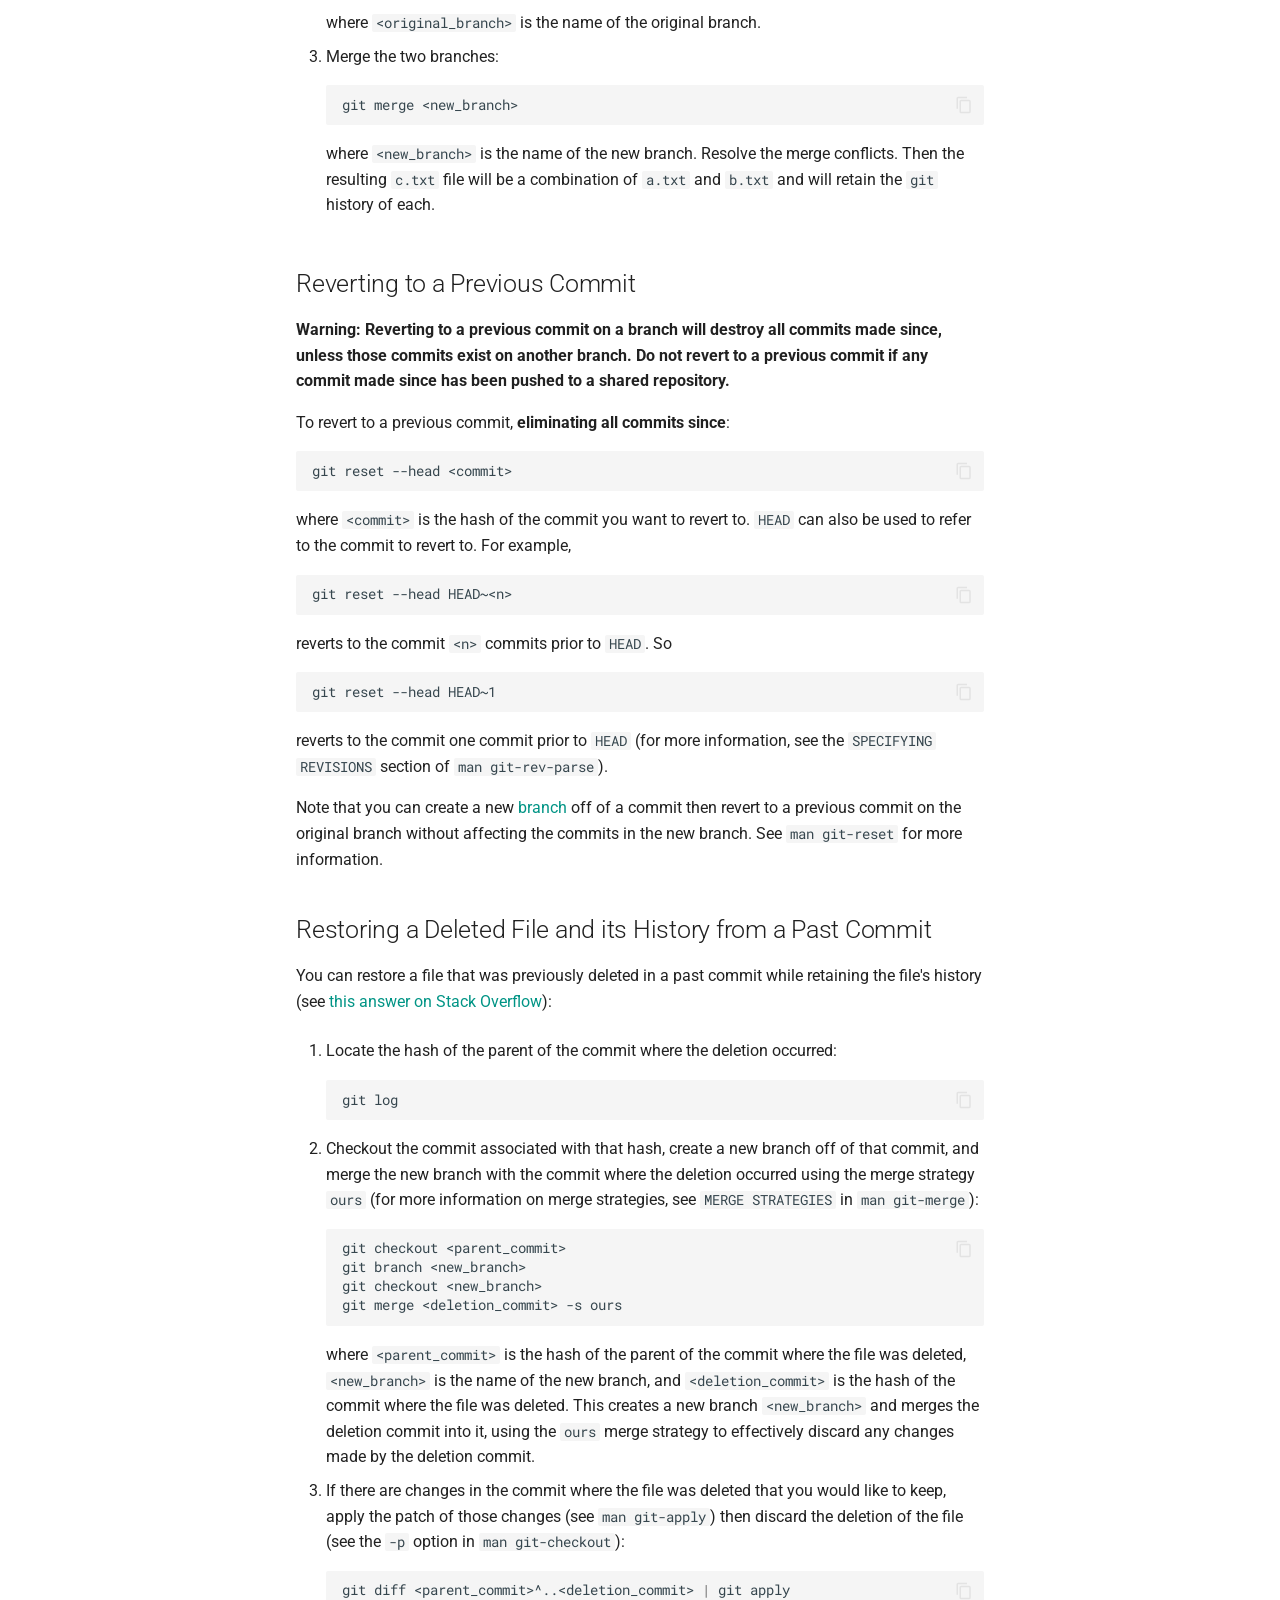
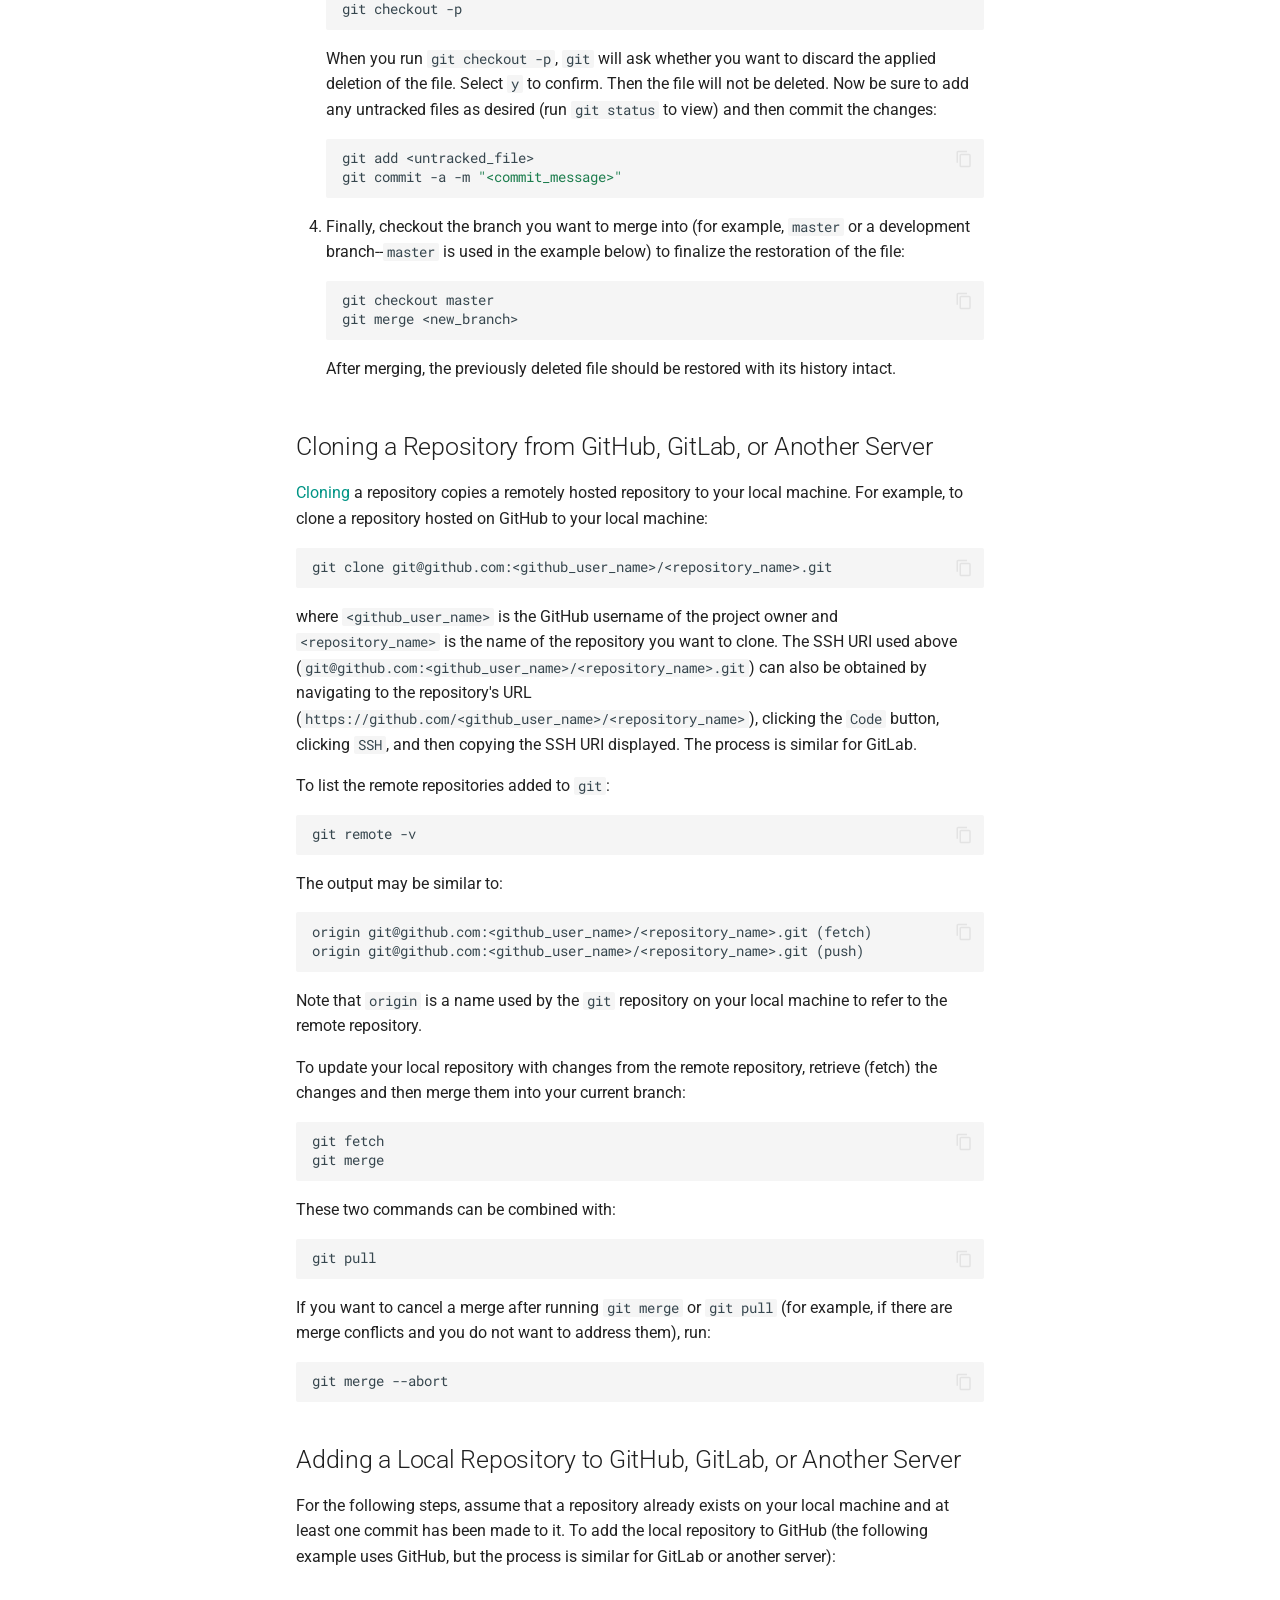
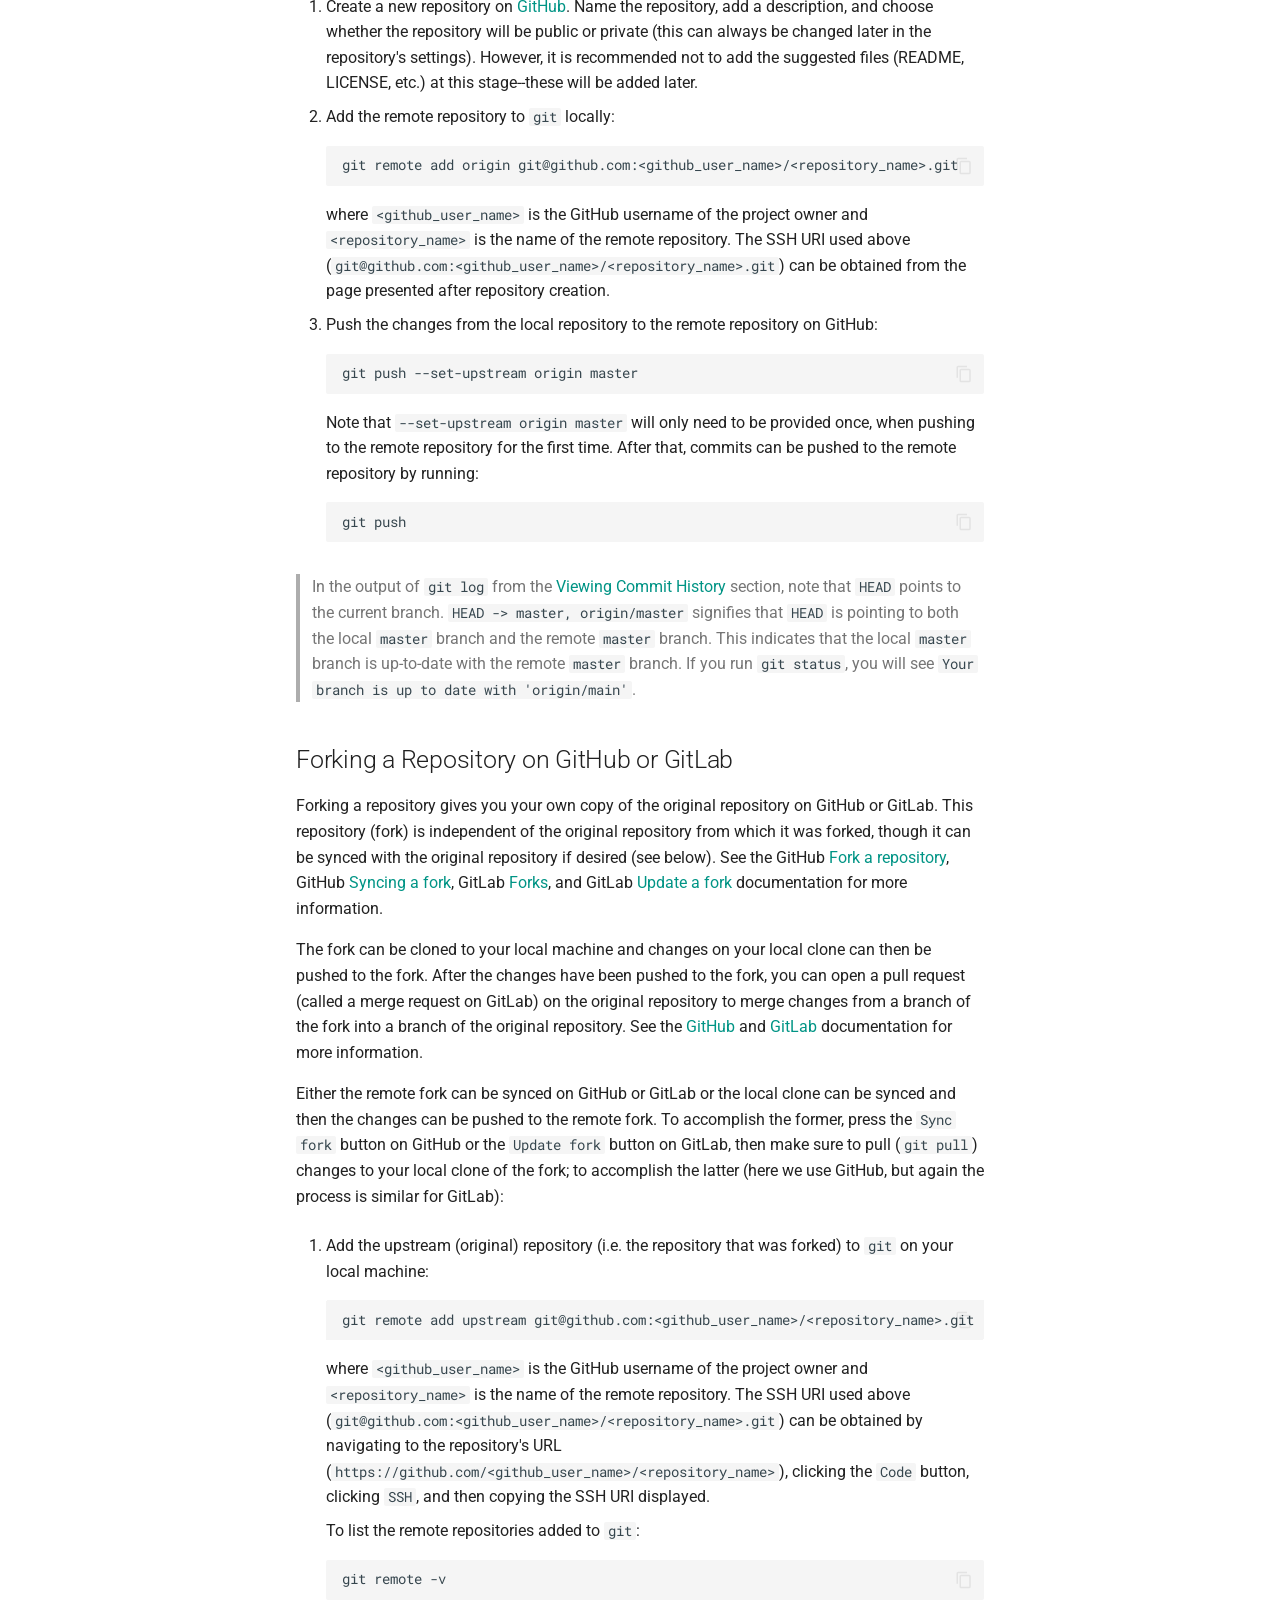
<file: docs/git/index.html>
<!doctype html>
<html lang="en" class="no-js">
  <head>
    
      <meta charset="utf-8">
      <meta name="viewport" content="width=device-width,initial-scale=1">
      
      
      
        <link rel="canonical" href="https://www.jimmyvanhout.com/docs/git/">
      
      
        <link rel="prev" href="..">
      
      
        <link rel="next" href="../run_arduino_program_on_esp32/">
      
      
      <link rel="icon" href="../assets/images/favicon.png">
      <meta name="generator" content="mkdocs-1.6.1, mkdocs-material-9.6.22">
    
    
      
        <title>Git and GitHub/GitLab - Jimmy Van Hout</title>
      
    
    
      <link rel="stylesheet" href="../assets/stylesheets/main.84d31ad4.min.css">
      
        
        <link rel="stylesheet" href="../assets/stylesheets/palette.06af60db.min.css">
      
      


    
    
      
    
    
      
        
        
        <link rel="preconnect" href="https://fonts.gstatic.com" crossorigin>
        <link rel="stylesheet" href="https://fonts.googleapis.com/css?family=Roboto:300,300i,400,400i,700,700i%7CRoboto+Mono:400,400i,700,700i&display=fallback">
        <style>:root{--md-text-font:"Roboto";--md-code-font:"Roboto Mono"}</style>
      
    
    
    <script>__md_scope=new URL("..",location),__md_hash=e=>[...e].reduce(((e,_)=>(e<<5)-e+_.charCodeAt(0)),0),__md_get=(e,_=localStorage,t=__md_scope)=>JSON.parse(_.getItem(t.pathname+"."+e)),__md_set=(e,_,t=localStorage,a=__md_scope)=>{try{t.setItem(a.pathname+"."+e,JSON.stringify(_))}catch(e){}}</script>
    
      

    
    
    
  </head>
  
  
    
    
      
    
    
    
    
    <body dir="ltr" data-md-color-scheme="default" data-md-color-primary="teal" data-md-color-accent="teal">
  
    
    <input class="md-toggle" data-md-toggle="drawer" type="checkbox" id="__drawer" autocomplete="off">
    <input class="md-toggle" data-md-toggle="search" type="checkbox" id="__search" autocomplete="off">
    <label class="md-overlay" for="__drawer"></label>
    <div data-md-component="skip">
      
        
        <a href="#git-and-githubgitlab" class="md-skip">
          Skip to content
        </a>
      
    </div>
    <div data-md-component="announce">
      
    </div>
    
    
      

  

<header class="md-header md-header--shadow" data-md-component="header">
  <nav class="md-header__inner md-grid" aria-label="Header">
    <a href=".." title="Jimmy Van Hout" class="md-header__button md-logo" aria-label="Jimmy Van Hout" data-md-component="logo">
      
  
  <svg xmlns="http://www.w3.org/2000/svg" viewBox="0 0 24 24"><path d="M12 8a3 3 0 0 0 3-3 3 3 0 0 0-3-3 3 3 0 0 0-3 3 3 3 0 0 0 3 3m0 3.54C9.64 9.35 6.5 8 3 8v11c3.5 0 6.64 1.35 9 3.54 2.36-2.19 5.5-3.54 9-3.54V8c-3.5 0-6.64 1.35-9 3.54"/></svg>

    </a>
    <label class="md-header__button md-icon" for="__drawer">
      
      <svg xmlns="http://www.w3.org/2000/svg" viewBox="0 0 24 24"><path d="M3 6h18v2H3zm0 5h18v2H3zm0 5h18v2H3z"/></svg>
    </label>
    <div class="md-header__title" data-md-component="header-title">
      <div class="md-header__ellipsis">
        <div class="md-header__topic">
          <span class="md-ellipsis">
            Jimmy Van Hout
          </span>
        </div>
        <div class="md-header__topic" data-md-component="header-topic">
          <span class="md-ellipsis">
            
              Git and GitHub/GitLab
            
          </span>
        </div>
      </div>
    </div>
    
      
        <form class="md-header__option" data-md-component="palette">
  
    
    
    
    <input class="md-option" data-md-color-media="(prefers-color-scheme)" data-md-color-scheme="default" data-md-color-primary="teal" data-md-color-accent="teal"  aria-label="Switch to light mode"  type="radio" name="__palette" id="__palette_0">
    
      <label class="md-header__button md-icon" title="Switch to light mode" for="__palette_1" hidden>
        <svg xmlns="http://www.w3.org/2000/svg" viewBox="0 0 24 24"><path d="m14.3 16-.7-2h-3.2l-.7 2H7.8L11 7h2l3.2 9zM20 8.69V4h-4.69L12 .69 8.69 4H4v4.69L.69 12 4 15.31V20h4.69L12 23.31 15.31 20H20v-4.69L23.31 12zm-9.15 3.96h2.3L12 9z"/></svg>
      </label>
    
  
    
    
    
    <input class="md-option" data-md-color-media="(prefers-color-scheme: light)" data-md-color-scheme="default" data-md-color-primary="teal" data-md-color-accent="teal"  aria-label="Switch to dark mode"  type="radio" name="__palette" id="__palette_1">
    
      <label class="md-header__button md-icon" title="Switch to dark mode" for="__palette_2" hidden>
        <svg xmlns="http://www.w3.org/2000/svg" viewBox="0 0 24 24"><path d="M12 8a4 4 0 0 0-4 4 4 4 0 0 0 4 4 4 4 0 0 0 4-4 4 4 0 0 0-4-4m0 10a6 6 0 0 1-6-6 6 6 0 0 1 6-6 6 6 0 0 1 6 6 6 6 0 0 1-6 6m8-9.31V4h-4.69L12 .69 8.69 4H4v4.69L.69 12 4 15.31V20h4.69L12 23.31 15.31 20H20v-4.69L23.31 12z"/></svg>
      </label>
    
  
    
    
    
    <input class="md-option" data-md-color-media="(prefers-color-scheme: dark)" data-md-color-scheme="slate" data-md-color-primary="teal" data-md-color-accent="teal"  aria-label="Switch to system preference"  type="radio" name="__palette" id="__palette_2">
    
      <label class="md-header__button md-icon" title="Switch to system preference" for="__palette_0" hidden>
        <svg xmlns="http://www.w3.org/2000/svg" viewBox="0 0 24 24"><path d="M12 18c-.89 0-1.74-.2-2.5-.55C11.56 16.5 13 14.42 13 12s-1.44-4.5-3.5-5.45C10.26 6.2 11.11 6 12 6a6 6 0 0 1 6 6 6 6 0 0 1-6 6m8-9.31V4h-4.69L12 .69 8.69 4H4v4.69L.69 12 4 15.31V20h4.69L12 23.31 15.31 20H20v-4.69L23.31 12z"/></svg>
      </label>
    
  
</form>
      
    
    
      <script>var palette=__md_get("__palette");if(palette&&palette.color){if("(prefers-color-scheme)"===palette.color.media){var media=matchMedia("(prefers-color-scheme: light)"),input=document.querySelector(media.matches?"[data-md-color-media='(prefers-color-scheme: light)']":"[data-md-color-media='(prefers-color-scheme: dark)']");palette.color.media=input.getAttribute("data-md-color-media"),palette.color.scheme=input.getAttribute("data-md-color-scheme"),palette.color.primary=input.getAttribute("data-md-color-primary"),palette.color.accent=input.getAttribute("data-md-color-accent")}for(var[key,value]of Object.entries(palette.color))document.body.setAttribute("data-md-color-"+key,value)}</script>
    
    
    
      
      
        <label class="md-header__button md-icon" for="__search">
          
          <svg xmlns="http://www.w3.org/2000/svg" viewBox="0 0 24 24"><path d="M9.5 3A6.5 6.5 0 0 1 16 9.5c0 1.61-.59 3.09-1.56 4.23l.27.27h.79l5 5-1.5 1.5-5-5v-.79l-.27-.27A6.52 6.52 0 0 1 9.5 16 6.5 6.5 0 0 1 3 9.5 6.5 6.5 0 0 1 9.5 3m0 2C7 5 5 7 5 9.5S7 14 9.5 14 14 12 14 9.5 12 5 9.5 5"/></svg>
        </label>
        <div class="md-search" data-md-component="search" role="dialog">
  <label class="md-search__overlay" for="__search"></label>
  <div class="md-search__inner" role="search">
    <form class="md-search__form" name="search">
      <input type="text" class="md-search__input" name="query" aria-label="Search" placeholder="Search" autocapitalize="off" autocorrect="off" autocomplete="off" spellcheck="false" data-md-component="search-query" required>
      <label class="md-search__icon md-icon" for="__search">
        
        <svg xmlns="http://www.w3.org/2000/svg" viewBox="0 0 24 24"><path d="M9.5 3A6.5 6.5 0 0 1 16 9.5c0 1.61-.59 3.09-1.56 4.23l.27.27h.79l5 5-1.5 1.5-5-5v-.79l-.27-.27A6.52 6.52 0 0 1 9.5 16 6.5 6.5 0 0 1 3 9.5 6.5 6.5 0 0 1 9.5 3m0 2C7 5 5 7 5 9.5S7 14 9.5 14 14 12 14 9.5 12 5 9.5 5"/></svg>
        
        <svg xmlns="http://www.w3.org/2000/svg" viewBox="0 0 24 24"><path d="M20 11v2H8l5.5 5.5-1.42 1.42L4.16 12l7.92-7.92L13.5 5.5 8 11z"/></svg>
      </label>
      <nav class="md-search__options" aria-label="Search">
        
        <button type="reset" class="md-search__icon md-icon" title="Clear" aria-label="Clear" tabindex="-1">
          
          <svg xmlns="http://www.w3.org/2000/svg" viewBox="0 0 24 24"><path d="M19 6.41 17.59 5 12 10.59 6.41 5 5 6.41 10.59 12 5 17.59 6.41 19 12 13.41 17.59 19 19 17.59 13.41 12z"/></svg>
        </button>
      </nav>
      
    </form>
    <div class="md-search__output">
      <div class="md-search__scrollwrap" tabindex="0" data-md-scrollfix>
        <div class="md-search-result" data-md-component="search-result">
          <div class="md-search-result__meta">
            Initializing search
          </div>
          <ol class="md-search-result__list" role="presentation"></ol>
        </div>
      </div>
    </div>
  </div>
</div>
      
    
    
  </nav>
  
</header>
    
    <div class="md-container" data-md-component="container">
      
      
        
          
        
      
      <main class="md-main" data-md-component="main">
        <div class="md-main__inner md-grid">
          
            
              
              <div class="md-sidebar md-sidebar--primary" data-md-component="sidebar" data-md-type="navigation" >
                <div class="md-sidebar__scrollwrap">
                  <div class="md-sidebar__inner">
                    



<nav class="md-nav md-nav--primary" aria-label="Navigation" data-md-level="0">
  <label class="md-nav__title" for="__drawer">
    <a href=".." title="Jimmy Van Hout" class="md-nav__button md-logo" aria-label="Jimmy Van Hout" data-md-component="logo">
      
  
  <svg xmlns="http://www.w3.org/2000/svg" viewBox="0 0 24 24"><path d="M12 8a3 3 0 0 0 3-3 3 3 0 0 0-3-3 3 3 0 0 0-3 3 3 3 0 0 0 3 3m0 3.54C9.64 9.35 6.5 8 3 8v11c3.5 0 6.64 1.35 9 3.54 2.36-2.19 5.5-3.54 9-3.54V8c-3.5 0-6.64 1.35-9 3.54"/></svg>

    </a>
    Jimmy Van Hout
  </label>
  
  <ul class="md-nav__list" data-md-scrollfix>
    
      
      
  
  
  
  
    <li class="md-nav__item">
      <a href=".." class="md-nav__link">
        
  
  
  <span class="md-ellipsis">
    Home
    
  </span>
  

      </a>
    </li>
  

    
      
      
  
  
    
  
  
  
    <li class="md-nav__item md-nav__item--active">
      
      <input class="md-nav__toggle md-toggle" type="checkbox" id="__toc">
      
      
        
      
      
        <label class="md-nav__link md-nav__link--active" for="__toc">
          
  
  
  <span class="md-ellipsis">
    Git and GitHub/GitLab
    
  </span>
  

          <span class="md-nav__icon md-icon"></span>
        </label>
      
      <a href="./" class="md-nav__link md-nav__link--active">
        
  
  
  <span class="md-ellipsis">
    Git and GitHub/GitLab
    
  </span>
  

      </a>
      
        

<nav class="md-nav md-nav--secondary" aria-label="Table of contents">
  
  
  
    
  
  
    <label class="md-nav__title" for="__toc">
      <span class="md-nav__icon md-icon"></span>
      Table of contents
    </label>
    <ul class="md-nav__list" data-md-component="toc" data-md-scrollfix>
      
        <li class="md-nav__item">
  <a href="#initializing-git-staging-tagging-and-committing" class="md-nav__link">
    <span class="md-ellipsis">
      Initializing Git, Staging, Tagging, and Committing
    </span>
  </a>
  
    <nav class="md-nav" aria-label="Initializing Git, Staging, Tagging, and Committing">
      <ul class="md-nav__list">
        
          <li class="md-nav__item">
  <a href="#initializing-a-local-git-repository" class="md-nav__link">
    <span class="md-ellipsis">
      Initializing a Local Git Repository
    </span>
  </a>
  
</li>
        
          <li class="md-nav__item">
  <a href="#tracking-and-staging-files" class="md-nav__link">
    <span class="md-ellipsis">
      Tracking and Staging Files
    </span>
  </a>
  
</li>
        
          <li class="md-nav__item">
  <a href="#tagging-files" class="md-nav__link">
    <span class="md-ellipsis">
      Tagging Files
    </span>
  </a>
  
</li>
        
          <li class="md-nav__item">
  <a href="#committing-changes-to-files" class="md-nav__link">
    <span class="md-ellipsis">
      Committing Changes to Files
    </span>
  </a>
  
</li>
        
          <li class="md-nav__item">
  <a href="#viewing-commit-history" class="md-nav__link">
    <span class="md-ellipsis">
      Viewing Commit History
    </span>
  </a>
  
</li>
        
      </ul>
    </nav>
  
</li>
      
        <li class="md-nav__item">
  <a href="#gitignore-file" class="md-nav__link">
    <span class="md-ellipsis">
      GitIgnore File
    </span>
  </a>
  
</li>
      
        <li class="md-nav__item">
  <a href="#branching-and-merging" class="md-nav__link">
    <span class="md-ellipsis">
      Branching and Merging
    </span>
  </a>
  
    <nav class="md-nav" aria-label="Branching and Merging">
      <ul class="md-nav__list">
        
          <li class="md-nav__item">
  <a href="#combining-multiple-commits-into-a-single-new-commit-when-merging" class="md-nav__link">
    <span class="md-ellipsis">
      Combining Multiple Commits into a Single New Commit When Merging
    </span>
  </a>
  
</li>
        
      </ul>
    </nav>
  
</li>
      
        <li class="md-nav__item">
  <a href="#viewing-branch-history-and-differences" class="md-nav__link">
    <span class="md-ellipsis">
      Viewing Branch History and Differences
    </span>
  </a>
  
</li>
      
        <li class="md-nav__item">
  <a href="#stashing" class="md-nav__link">
    <span class="md-ellipsis">
      Stashing
    </span>
  </a>
  
</li>
      
        <li class="md-nav__item">
  <a href="#copying-a-file-from-one-branch-to-another" class="md-nav__link">
    <span class="md-ellipsis">
      Copying a File from One Branch to Another
    </span>
  </a>
  
</li>
      
        <li class="md-nav__item">
  <a href="#separating-a-file-into-separate-files-while-preserving-history" class="md-nav__link">
    <span class="md-ellipsis">
      Separating a File into Separate Files while Preserving History
    </span>
  </a>
  
</li>
      
        <li class="md-nav__item">
  <a href="#merging-to-combine-two-files-while-preserving-history" class="md-nav__link">
    <span class="md-ellipsis">
      Merging to Combine Two Files while Preserving History
    </span>
  </a>
  
</li>
      
        <li class="md-nav__item">
  <a href="#reverting-to-a-previous-commit" class="md-nav__link">
    <span class="md-ellipsis">
      Reverting to a Previous Commit
    </span>
  </a>
  
</li>
      
        <li class="md-nav__item">
  <a href="#restoring-a-deleted-file-and-its-history-from-a-past-commit" class="md-nav__link">
    <span class="md-ellipsis">
      Restoring a Deleted File and its History from a Past Commit
    </span>
  </a>
  
</li>
      
        <li class="md-nav__item">
  <a href="#cloning-a-repository-from-github-gitlab-or-another-server" class="md-nav__link">
    <span class="md-ellipsis">
      Cloning a Repository from GitHub, GitLab, or Another Server
    </span>
  </a>
  
</li>
      
        <li class="md-nav__item">
  <a href="#adding-a-local-repository-to-github-gitlab-or-another-server" class="md-nav__link">
    <span class="md-ellipsis">
      Adding a Local Repository to GitHub, GitLab, or Another Server
    </span>
  </a>
  
</li>
      
        <li class="md-nav__item">
  <a href="#forking-a-repository-on-github-or-gitlab" class="md-nav__link">
    <span class="md-ellipsis">
      Forking a Repository on GitHub or GitLab
    </span>
  </a>
  
</li>
      
        <li class="md-nav__item">
  <a href="#codeowners-file" class="md-nav__link">
    <span class="md-ellipsis">
      CODEOWNERS File
    </span>
  </a>
  
</li>
      
        <li class="md-nav__item">
  <a href="#collaborating-with-others-on-a-shared-repository-on-github-or-gitlab" class="md-nav__link">
    <span class="md-ellipsis">
      Collaborating with Others on a Shared Repository on GitHub or GitLab
    </span>
  </a>
  
    <nav class="md-nav" aria-label="Collaborating with Others on a Shared Repository on GitHub or GitLab">
      <ul class="md-nav__list">
        
          <li class="md-nav__item">
  <a href="#set-up-the-remote-repository" class="md-nav__link">
    <span class="md-ellipsis">
      Set Up the Remote Repository
    </span>
  </a>
  
</li>
        
          <li class="md-nav__item">
  <a href="#contribute" class="md-nav__link">
    <span class="md-ellipsis">
      Contribute
    </span>
  </a>
  
</li>
        
      </ul>
    </nav>
  
</li>
      
        <li class="md-nav__item">
  <a href="#rebasing" class="md-nav__link">
    <span class="md-ellipsis">
      Rebasing
    </span>
  </a>
  
</li>
      
        <li class="md-nav__item">
  <a href="#branch-protection-rules" class="md-nav__link">
    <span class="md-ellipsis">
      Branch Protection Rules
    </span>
  </a>
  
</li>
      
        <li class="md-nav__item">
  <a href="#signing-commits-and-tags-using-ssh" class="md-nav__link">
    <span class="md-ellipsis">
      Signing Commits and Tags using SSH
    </span>
  </a>
  
    <nav class="md-nav" aria-label="Signing Commits and Tags using SSH">
      <ul class="md-nav__list">
        
          <li class="md-nav__item">
  <a href="#git-setup" class="md-nav__link">
    <span class="md-ellipsis">
      Git Setup
    </span>
  </a>
  
</li>
        
          <li class="md-nav__item">
  <a href="#github-or-gitlab-setup" class="md-nav__link">
    <span class="md-ellipsis">
      GitHub or GitLab Setup
    </span>
  </a>
  
</li>
        
          <li class="md-nav__item">
  <a href="#local-verification-of-signed-commits-and-tags" class="md-nav__link">
    <span class="md-ellipsis">
      Local Verification of Signed Commits and Tags
    </span>
  </a>
  
</li>
        
          <li class="md-nav__item">
  <a href="#usage" class="md-nav__link">
    <span class="md-ellipsis">
      Usage
    </span>
  </a>
  
</li>
        
      </ul>
    </nav>
  
</li>
      
    </ul>
  
</nav>
      
    </li>
  

    
      
      
  
  
  
  
    <li class="md-nav__item">
      <a href="../run_arduino_program_on_esp32/" class="md-nav__link">
        
  
  
  <span class="md-ellipsis">
    Run an Arduino Program on an ESP32 Microcontroller
    
  </span>
  

      </a>
    </li>
  

    
      
      
  
  
  
  
    <li class="md-nav__item">
      <a href="../run_program_on_esp32/" class="md-nav__link">
        
  
  
  <span class="md-ellipsis">
    Run a Program on an ESP32 Microcontroller
    
  </span>
  

      </a>
    </li>
  

    
  </ul>
</nav>
                  </div>
                </div>
              </div>
            
            
              
              <div class="md-sidebar md-sidebar--secondary" data-md-component="sidebar" data-md-type="toc" >
                <div class="md-sidebar__scrollwrap">
                  <div class="md-sidebar__inner">
                    

<nav class="md-nav md-nav--secondary" aria-label="Table of contents">
  
  
  
    
  
  
    <label class="md-nav__title" for="__toc">
      <span class="md-nav__icon md-icon"></span>
      Table of contents
    </label>
    <ul class="md-nav__list" data-md-component="toc" data-md-scrollfix>
      
        <li class="md-nav__item">
  <a href="#initializing-git-staging-tagging-and-committing" class="md-nav__link">
    <span class="md-ellipsis">
      Initializing Git, Staging, Tagging, and Committing
    </span>
  </a>
  
    <nav class="md-nav" aria-label="Initializing Git, Staging, Tagging, and Committing">
      <ul class="md-nav__list">
        
          <li class="md-nav__item">
  <a href="#initializing-a-local-git-repository" class="md-nav__link">
    <span class="md-ellipsis">
      Initializing a Local Git Repository
    </span>
  </a>
  
</li>
        
          <li class="md-nav__item">
  <a href="#tracking-and-staging-files" class="md-nav__link">
    <span class="md-ellipsis">
      Tracking and Staging Files
    </span>
  </a>
  
</li>
        
          <li class="md-nav__item">
  <a href="#tagging-files" class="md-nav__link">
    <span class="md-ellipsis">
      Tagging Files
    </span>
  </a>
  
</li>
        
          <li class="md-nav__item">
  <a href="#committing-changes-to-files" class="md-nav__link">
    <span class="md-ellipsis">
      Committing Changes to Files
    </span>
  </a>
  
</li>
        
          <li class="md-nav__item">
  <a href="#viewing-commit-history" class="md-nav__link">
    <span class="md-ellipsis">
      Viewing Commit History
    </span>
  </a>
  
</li>
        
      </ul>
    </nav>
  
</li>
      
        <li class="md-nav__item">
  <a href="#gitignore-file" class="md-nav__link">
    <span class="md-ellipsis">
      GitIgnore File
    </span>
  </a>
  
</li>
      
        <li class="md-nav__item">
  <a href="#branching-and-merging" class="md-nav__link">
    <span class="md-ellipsis">
      Branching and Merging
    </span>
  </a>
  
    <nav class="md-nav" aria-label="Branching and Merging">
      <ul class="md-nav__list">
        
          <li class="md-nav__item">
  <a href="#combining-multiple-commits-into-a-single-new-commit-when-merging" class="md-nav__link">
    <span class="md-ellipsis">
      Combining Multiple Commits into a Single New Commit When Merging
    </span>
  </a>
  
</li>
        
      </ul>
    </nav>
  
</li>
      
        <li class="md-nav__item">
  <a href="#viewing-branch-history-and-differences" class="md-nav__link">
    <span class="md-ellipsis">
      Viewing Branch History and Differences
    </span>
  </a>
  
</li>
      
        <li class="md-nav__item">
  <a href="#stashing" class="md-nav__link">
    <span class="md-ellipsis">
      Stashing
    </span>
  </a>
  
</li>
      
        <li class="md-nav__item">
  <a href="#copying-a-file-from-one-branch-to-another" class="md-nav__link">
    <span class="md-ellipsis">
      Copying a File from One Branch to Another
    </span>
  </a>
  
</li>
      
        <li class="md-nav__item">
  <a href="#separating-a-file-into-separate-files-while-preserving-history" class="md-nav__link">
    <span class="md-ellipsis">
      Separating a File into Separate Files while Preserving History
    </span>
  </a>
  
</li>
      
        <li class="md-nav__item">
  <a href="#merging-to-combine-two-files-while-preserving-history" class="md-nav__link">
    <span class="md-ellipsis">
      Merging to Combine Two Files while Preserving History
    </span>
  </a>
  
</li>
      
        <li class="md-nav__item">
  <a href="#reverting-to-a-previous-commit" class="md-nav__link">
    <span class="md-ellipsis">
      Reverting to a Previous Commit
    </span>
  </a>
  
</li>
      
        <li class="md-nav__item">
  <a href="#restoring-a-deleted-file-and-its-history-from-a-past-commit" class="md-nav__link">
    <span class="md-ellipsis">
      Restoring a Deleted File and its History from a Past Commit
    </span>
  </a>
  
</li>
      
        <li class="md-nav__item">
  <a href="#cloning-a-repository-from-github-gitlab-or-another-server" class="md-nav__link">
    <span class="md-ellipsis">
      Cloning a Repository from GitHub, GitLab, or Another Server
    </span>
  </a>
  
</li>
      
        <li class="md-nav__item">
  <a href="#adding-a-local-repository-to-github-gitlab-or-another-server" class="md-nav__link">
    <span class="md-ellipsis">
      Adding a Local Repository to GitHub, GitLab, or Another Server
    </span>
  </a>
  
</li>
      
        <li class="md-nav__item">
  <a href="#forking-a-repository-on-github-or-gitlab" class="md-nav__link">
    <span class="md-ellipsis">
      Forking a Repository on GitHub or GitLab
    </span>
  </a>
  
</li>
      
        <li class="md-nav__item">
  <a href="#codeowners-file" class="md-nav__link">
    <span class="md-ellipsis">
      CODEOWNERS File
    </span>
  </a>
  
</li>
      
        <li class="md-nav__item">
  <a href="#collaborating-with-others-on-a-shared-repository-on-github-or-gitlab" class="md-nav__link">
    <span class="md-ellipsis">
      Collaborating with Others on a Shared Repository on GitHub or GitLab
    </span>
  </a>
  
    <nav class="md-nav" aria-label="Collaborating with Others on a Shared Repository on GitHub or GitLab">
      <ul class="md-nav__list">
        
          <li class="md-nav__item">
  <a href="#set-up-the-remote-repository" class="md-nav__link">
    <span class="md-ellipsis">
      Set Up the Remote Repository
    </span>
  </a>
  
</li>
        
          <li class="md-nav__item">
  <a href="#contribute" class="md-nav__link">
    <span class="md-ellipsis">
      Contribute
    </span>
  </a>
  
</li>
        
      </ul>
    </nav>
  
</li>
      
        <li class="md-nav__item">
  <a href="#rebasing" class="md-nav__link">
    <span class="md-ellipsis">
      Rebasing
    </span>
  </a>
  
</li>
      
        <li class="md-nav__item">
  <a href="#branch-protection-rules" class="md-nav__link">
    <span class="md-ellipsis">
      Branch Protection Rules
    </span>
  </a>
  
</li>
      
        <li class="md-nav__item">
  <a href="#signing-commits-and-tags-using-ssh" class="md-nav__link">
    <span class="md-ellipsis">
      Signing Commits and Tags using SSH
    </span>
  </a>
  
    <nav class="md-nav" aria-label="Signing Commits and Tags using SSH">
      <ul class="md-nav__list">
        
          <li class="md-nav__item">
  <a href="#git-setup" class="md-nav__link">
    <span class="md-ellipsis">
      Git Setup
    </span>
  </a>
  
</li>
        
          <li class="md-nav__item">
  <a href="#github-or-gitlab-setup" class="md-nav__link">
    <span class="md-ellipsis">
      GitHub or GitLab Setup
    </span>
  </a>
  
</li>
        
          <li class="md-nav__item">
  <a href="#local-verification-of-signed-commits-and-tags" class="md-nav__link">
    <span class="md-ellipsis">
      Local Verification of Signed Commits and Tags
    </span>
  </a>
  
</li>
        
          <li class="md-nav__item">
  <a href="#usage" class="md-nav__link">
    <span class="md-ellipsis">
      Usage
    </span>
  </a>
  
</li>
        
      </ul>
    </nav>
  
</li>
      
    </ul>
  
</nav>
                  </div>
                </div>
              </div>
            
          
          
            <div class="md-content" data-md-component="content">
              <article class="md-content__inner md-typeset">
                
                  



<h1 id="git-and-githubgitlab">Git and GitHub/GitLab</h1>
<p><code>git</code> is a version control system (VCS) that allows a user to modify files while retaining past versions of those files. GitHub and GitLab are websites that allow for extended VCS features especially suited to working with other contributors to a shared repository. For more information, it is highly recommended to see  the <a href="https://git-scm.com/book/en/v2">official online book</a> on <code>git</code>, as well as the <code>git</code> manpages (which can be viewed by running <code>man git</code>), <a href="https://docs.github.com/en">GitHub documentation</a> (especially <a href="https://docs.github.com/en/get-started/git-basics/set-up-git">Git Basics</a> and <a href="https://docs.github.com/en/get-started/using-git/about-git">Using Git</a>), and <a href="https://docs.gitlab.com/">GitLab documentation</a> (especially <a href="https://docs.gitlab.com/topics/git/get_started/">Getting started with Git</a> and <a href="https://docs.gitlab.com/topics/git/basics/">Basic Git operations</a>).</p>
<blockquote>
<p>In the following guide, the main branch of local and remote repositories is called <code>master</code>, since this is the default for repositories on <code>git</code>. However, this can be changed as desired--often <code>main</code> is used instead. So when you see <code>master</code> in this guide, it is generally interchangeable with <code>main</code>.</p>
</blockquote>
<h2 id="initializing-git-staging-tagging-and-committing">Initializing Git, Staging, Tagging, and Committing</h2>
<p>In order to track and commit files with <code>git</code>, a <code>git</code> repository must be initialized in the project directory. Once a <code>git</code> repository has been initialized, files in the project directory can be created and changed and their changes tracked via <code>git</code>. In order to do so, changed files are staged for a commit and then committed, creating a snapshot of these files.</p>
<h3 id="initializing-a-local-git-repository">Initializing a Local Git Repository</h3>
<p>To <a href="https://git-scm.com/book/ms/v2/Git-Basics-Getting-a-Git-Repository">initialize</a> a new <code>git</code> repository on your local machine in a project directory, first create the directory if it does not already exist and change to it:</p>
<div class="language-bash highlight"><pre><span></span><code><span id="__span-0-1"><a id="__codelineno-0-1" name="__codelineno-0-1" href="#__codelineno-0-1"></a>mkdir<span class="w"> </span>&lt;project_directory&gt;
</span><span id="__span-0-2"><a id="__codelineno-0-2" name="__codelineno-0-2" href="#__codelineno-0-2"></a><span class="nb">cd</span><span class="w"> </span>&lt;project_directory&gt;
</span></code></pre></div>
<p>where <code>&lt;project_directory&gt;</code> is the directory that will contain the project. Then initialize the <code>git</code> repository in the project directory:</p>
<div class="language-bash highlight"><pre><span></span><code><span id="__span-1-1"><a id="__codelineno-1-1" name="__codelineno-1-1" href="#__codelineno-1-1"></a>git<span class="w"> </span>init
</span></code></pre></div>
<p><code>git init</code> initializes the repository by creating a <code>.git</code> subdirectory that tracks file changes with each commit.</p>
<h3 id="tracking-and-staging-files">Tracking and Staging Files</h3>
<p>To track a new file for changes, it must be <a href="https://git-scm.com/book/ms/v2/Git-Basics-Recording-Changes-to-the-Repository">staged</a> for the first time:</p>
<div class="language-bash highlight"><pre><span></span><code><span id="__span-2-1"><a id="__codelineno-2-1" name="__codelineno-2-1" href="#__codelineno-2-1"></a>git<span class="w"> </span>add<span class="w"> </span>&lt;file_path&gt;
</span></code></pre></div>
<p>where <code>&lt;file_path&gt;</code> is the path to the file you want to track for changes. Multiple files can be listed at once (e.g. <code>git add &lt;file_path_1&gt; &lt;file_path_2&gt;</code>). Staging is also required before <a href="#committing-changes-to-files">committing</a> changes to the file.</p>
<p>To view untracked files and staged files, run:</p>
<div class="language-bash highlight"><pre><span></span><code><span id="__span-3-1"><a id="__codelineno-3-1" name="__codelineno-3-1" href="#__codelineno-3-1"></a>git<span class="w"> </span>status
</span></code></pre></div>
<p>To view differences between <em>unstaged</em> files and the files in the most recent commit on the current <a href="#branching-and-merging">branch</a>, run:</p>
<div class="language-bash highlight"><pre><span></span><code><span id="__span-4-1"><a id="__codelineno-4-1" name="__codelineno-4-1" href="#__codelineno-4-1"></a>git<span class="w"> </span>diff
</span></code></pre></div>
<p>To view differences between <em>staged</em> files and the files in the most recent commit on the current branch, run:</p>
<div class="language-bash highlight"><pre><span></span><code><span id="__span-5-1"><a id="__codelineno-5-1" name="__codelineno-5-1" href="#__codelineno-5-1"></a>git<span class="w"> </span>diff<span class="w"> </span>--staged
</span></code></pre></div>
<blockquote>
<p>The <code>--cached</code> option can be used instead of <code>--staged</code> as these are equivalent.</p>
</blockquote>
<h3 id="tagging-files">Tagging Files</h3>
<p>To add an optional <a href="https://git-scm.com/book/ms/v2/Git-Basics-Tagging">tag</a> to a commit (must be done <em>before</em> committing):</p>
<div class="language-bash highlight"><pre><span></span><code><span id="__span-6-1"><a id="__codelineno-6-1" name="__codelineno-6-1" href="#__codelineno-6-1"></a>git<span class="w"> </span>tag<span class="w"> </span>&lt;tag_name&gt;
</span></code></pre></div>
<p>where <code>&lt;tag_name&gt;</code> is the name of the tag--for example, <code>v1.0.0</code>.</p>
<p>To list all tags:</p>
<div class="language-bash highlight"><pre><span></span><code><span id="__span-7-1"><a id="__codelineno-7-1" name="__codelineno-7-1" href="#__codelineno-7-1"></a>git<span class="w"> </span>tag
</span></code></pre></div>
<h3 id="committing-changes-to-files">Committing Changes to Files</h3>
<p>To <a href="https://git-scm.com/book/ms/v2/Git-Basics-Recording-Changes-to-the-Repository">commit</a> changes to a tracked (i.e. previously staged) file that is not currently staged (that is, <code>git add</code> has not been run on the file since the last changes were made to the file or since the last commit was made), the modified files must first be staged via <code>git add</code> and then the changes committed via <code>git commit</code>:</p>
<div class="language-bash highlight"><pre><span></span><code><span id="__span-8-1"><a id="__codelineno-8-1" name="__codelineno-8-1" href="#__codelineno-8-1"></a>git<span class="w"> </span>add<span class="w"> </span>&lt;file_path&gt;
</span><span id="__span-8-2"><a id="__codelineno-8-2" name="__codelineno-8-2" href="#__codelineno-8-2"></a>git<span class="w"> </span>commit<span class="w"> </span>-m<span class="w"> </span><span class="s2">&quot;&lt;message&gt;&quot;</span>
</span></code></pre></div>
<p>where <code>&lt;file_path&gt;</code> is the path to the file to commit and <code>&lt;message&gt;</code> is the commit message, which should be a description of the changes that are being committed. Note that <code>git add</code> stages the file for a commit and is necessary even if the file has previously been staged, unless the file is <em>currently</em> staged, since a file must be staged before its changes are committed. Once again, multiple files can be staged at once--i.e. <code>git add &lt;file_path_1&gt; &lt;file_path_2&gt;</code>.</p>
<p>However, using the <code>-a</code> option for <code>git commit</code>, all tracked files that have been changed since the last commit will be automatically staged, meaning that they do not need to be explicitly staged with <code>git add</code> prior to a commit:</p>
<div class="language-bash highlight"><pre><span></span><code><span id="__span-9-1"><a id="__codelineno-9-1" name="__codelineno-9-1" href="#__codelineno-9-1"></a>git<span class="w"> </span>commit<span class="w"> </span>-a<span class="w"> </span>-m<span class="w"> </span><span class="s2">&quot;&lt;message&gt;&quot;</span>
</span></code></pre></div>
<p>Note that when a new commit is created, it stores a pointer to the previous commit.</p>
<p><strong>Warning: When moving or renaming a file, ensure that you <em>stage the file and commit</em> after the move or rename but <em>before</em> making any changes to the content of the file in order to preserve the file's history. See <a href="#restoring-a-deleted-file-and-its-history-from-a-past-commit">Restoring a Deleted File and its History from a Past Commit</a> if you need to restore a file's history.</strong></p>
<blockquote>
<p>Note that you can separate a file into multiple separate files while preserving the history. Similarly, you can merge two branches containing two different files that have been renamed to the same file name in order to combine the two files while preserving the history. See <a href="#separating-a-file-into-separate-files-while-preserving-history">Separating a File into Separate Files while Preserving History</a> and <a href="#merging-to-combine-two-files-while-preserving-history">Merging to Combine Two Files while Preserving History</a> for more information.</p>
</blockquote>
<h3 id="viewing-commit-history">Viewing Commit History</h3>
<p>After committing, you can view the commit history in the <code>git</code> <a href="https://git-scm.com/book/ms/v2/Git-Basics-Viewing-the-Commit-History">log</a>:</p>
<div class="language-bash highlight"><pre><span></span><code><span id="__span-10-1"><a id="__codelineno-10-1" name="__codelineno-10-1" href="#__codelineno-10-1"></a>git<span class="w"> </span>log
</span></code></pre></div>
<p>The output of this command, in part, will be similar to:</p>
<div class="language-text highlight"><pre><span></span><code><span id="__span-11-1"><a id="__codelineno-11-1" name="__codelineno-11-1" href="#__codelineno-11-1"></a>commit &lt;commit_hash&gt; (HEAD -&gt; master, origin/master)
</span><span id="__span-11-2"><a id="__codelineno-11-2" name="__codelineno-11-2" href="#__codelineno-11-2"></a>Author: &lt;author_name&gt; &lt;&lt;email_address&gt;&gt;
</span><span id="__span-11-3"><a id="__codelineno-11-3" name="__codelineno-11-3" href="#__codelineno-11-3"></a>Date:   &lt;date_time&gt;
</span><span id="__span-11-4"><a id="__codelineno-11-4" name="__codelineno-11-4" href="#__codelineno-11-4"></a>
</span><span id="__span-11-5"><a id="__codelineno-11-5" name="__codelineno-11-5" href="#__codelineno-11-5"></a>    &lt;message&gt;
</span></code></pre></div>
<p>where <code>&lt;commit_hash&gt;</code> is a hash of the commit, <code>&lt;author_name&gt;</code> is the name of the commit's author, <code>&lt;email_address&gt;</code> is the author's email address, <code>&lt;date_time&gt;</code> is the timestamp of the commit, and <code>&lt;message&gt;</code> is the commit message.</p>
<p>To view the history of a particular file, run:</p>
<div class="language-bash highlight"><pre><span></span><code><span id="__span-12-1"><a id="__codelineno-12-1" name="__codelineno-12-1" href="#__codelineno-12-1"></a>git<span class="w"> </span>log<span class="w"> </span>&lt;file_path&gt;
</span></code></pre></div>
<p>To view the most recent commit to have modified each line of a file, run:</p>
<div class="language-bash highlight"><pre><span></span><code><span id="__span-13-1"><a id="__codelineno-13-1" name="__codelineno-13-1" href="#__codelineno-13-1"></a>git<span class="w"> </span>blame<span class="w"> </span>&lt;file_path&gt;
</span></code></pre></div>
<p>where <code>&lt;file_path&gt;</code> is the path to the file.</p>
<p>The output of this command will have the following form for each line of the file:</p>
<div class="language-text highlight"><pre><span></span><code><span id="__span-14-1"><a id="__codelineno-14-1" name="__codelineno-14-1" href="#__codelineno-14-1"></a>&lt;commit_hash&gt; (&lt;name&gt; &lt;date_time&gt;) &lt;text&gt;
</span></code></pre></div>
<p>where <code>&lt;commit_hash&gt;</code> is the hash of the most recent commit to have modified the line in the file, <code>&lt;name&gt;</code> is the name of the author of the commit, <code>&lt;date_time&gt;</code> is the timestamp of the commit, and <code>&lt;text&gt;</code> is the text at that line of the file.</p>
<p>To view differences between all files in two different commits, run:</p>
<div class="language-bash highlight"><pre><span></span><code><span id="__span-15-1"><a id="__codelineno-15-1" name="__codelineno-15-1" href="#__codelineno-15-1"></a>git<span class="w"> </span>diff<span class="w"> </span>&lt;commit_1_hash&gt;<span class="w"> </span>&lt;commit_2_hash&gt;
</span></code></pre></div>
<p>where <code>&lt;commit_1_hash&gt;</code> is the hash of the first commit to compare and <code>&lt;commit_2_hash&gt;</code> is the hash of the second commit to compare.</p>
<p>To view differences between two files in two different commits, run:</p>
<div class="language-bash highlight"><pre><span></span><code><span id="__span-16-1"><a id="__codelineno-16-1" name="__codelineno-16-1" href="#__codelineno-16-1"></a>git<span class="w"> </span>diff<span class="w"> </span>&lt;commit_1_hash&gt;:&lt;file_1_path&gt;<span class="w"> </span>&lt;commit_2_hash&gt;:&lt;file_2_path&gt;
</span></code></pre></div>
<p>where <code>&lt;file_1_path&gt;</code> is the path to the first file and <code>&lt;file_2_path&gt;</code> is the path to the second file.</p>
<p>To view changes to a single file between two different commits:</p>
<div class="language-bash highlight"><pre><span></span><code><span id="__span-17-1"><a id="__codelineno-17-1" name="__codelineno-17-1" href="#__codelineno-17-1"></a>git<span class="w"> </span>diff<span class="w"> </span>&lt;commit_1_hash&gt;<span class="w"> </span>&lt;commit_2_hash&gt;<span class="w"> </span>&lt;file_path&gt;
</span></code></pre></div>
<p>where <code>&lt;file_path&gt;</code> is the path to the file.</p>
<p>To view all of the changes made by a single commit, run:</p>
<div class="language-bash highlight"><pre><span></span><code><span id="__span-18-1"><a id="__codelineno-18-1" name="__codelineno-18-1" href="#__codelineno-18-1"></a>git<span class="w"> </span>show<span class="w"> </span>&lt;commit_hash&gt;
</span></code></pre></div>
<p>where <code>&lt;commit_hash&gt;</code> is the hash of the commit.</p>
<h2 id="gitignore-file">GitIgnore File</h2>
<p>A <code>.gitignore</code> file in the root of the repository contains a list of names, separated by a newline, of files and subdirectories in the project directory that should not be tracked. Files and directories added to the <code>.gitignore</code> file will be completely ignored by <code>git</code> after the <code>.gitignore</code> file has been committed--that is, <code>git</code> will not even show these files or directories as untracked when you run <code>git status</code>. Examples of files that should not be tracked include data files generated by the program or files with secrets such as API keys or passwords.</p>
<p>For example, suppose that a project directory contains a Python file <code>generate_data.py</code> that, when run, generates a subdirectory <code>data</code> containing CSV files <code>data0.csv</code> and <code>data1.csv</code>:</p>
<div class="language-text highlight"><pre><span></span><code><span id="__span-19-1"><a id="__codelineno-19-1" name="__codelineno-19-1" href="#__codelineno-19-1"></a>generate_data.py
</span><span id="__span-19-2"><a id="__codelineno-19-2" name="__codelineno-19-2" href="#__codelineno-19-2"></a>data
</span><span id="__span-19-3"><a id="__codelineno-19-3" name="__codelineno-19-3" href="#__codelineno-19-3"></a>    data0.csv
</span><span id="__span-19-4"><a id="__codelineno-19-4" name="__codelineno-19-4" href="#__codelineno-19-4"></a>    data1.csv
</span></code></pre></div>
<p>To prevent <code>git</code> from showing these files as untracked when you run <code>git status</code>, create a <code>.gitignore</code> file in the project directory containing the following:</p>
<div class="language-text highlight"><pre><span></span><code><span id="__span-20-1"><a id="__codelineno-20-1" name="__codelineno-20-1" href="#__codelineno-20-1"></a>data
</span></code></pre></div>
<p>Now, <code>git</code> will not track <code>data</code> or any of the files contained within it and <code>git status</code> will not list these files or <code>data</code> as untracked.</p>
<p>It is recommended to track and stage the <code>.gitignore</code> file and then commit it:</p>
<div class="language-bash highlight"><pre><span></span><code><span id="__span-21-1"><a id="__codelineno-21-1" name="__codelineno-21-1" href="#__codelineno-21-1"></a>git<span class="w"> </span>add<span class="w"> </span>.gitignore
</span><span id="__span-21-2"><a id="__codelineno-21-2" name="__codelineno-21-2" href="#__codelineno-21-2"></a>git<span class="w"> </span>commit<span class="w"> </span>-m<span class="w"> </span><span class="s2">&quot;add gitignore&quot;</span>
</span></code></pre></div>
<p>Committing the <code>.gitignore</code> file ensures that it does not show as untracked when you run <code>git status</code> and ensures that any others working on a shared repository have the same <code>.gitignore</code> file.</p>
<p>For more information, run <code>man gitignore</code> or see the online <code>.gitignore</code> <a href="https://git-scm.com/docs/gitignore">documentation</a> or the <a href="https://git-scm.com/book/en/v2/Git-Basics-Recording-Changes-to-the-Repository">Ignoring Files</a> section of the <code>git</code> book.</p>
<h2 id="branching-and-merging">Branching and Merging</h2>
<p>A <a href="https://git-scm.com/book/ms/v2/Git-Branching-Basic-Branching-and-Merging">branch</a> is a pointer to a commit, so creating a new branch creates a new pointer to the commit at which the branching takes place--this commit will be the last common ancestor of the commits in each branch. When a new commit is then made on that branch, the branch pointer changes to point to this new commit, and the new branch and previous branch diverge. When working on a new feature or issue, it is common to create a new branch, switch to that branch, make changes to files, and commit those changes. You may then merge the changes into the main branch. To do so (here we will assume that our current branch is <code>master</code>, the main branch of the repository):</p>
<ol>
<li>
<p>Create a new branch:</p>
<div class="language-bash highlight"><pre><span></span><code><span id="__span-22-1"><a id="__codelineno-22-1" name="__codelineno-22-1" href="#__codelineno-22-1"></a>git<span class="w"> </span>branch<span class="w"> </span>&lt;new_branch&gt;
</span></code></pre></div>
<p>where <code>&lt;new_branch&gt;</code> is the name of the newly created branch.</p>
</li>
<li>
<p>Switch to the new branch:</p>
<div class="language-bash highlight"><pre><span></span><code><span id="__span-23-1"><a id="__codelineno-23-1" name="__codelineno-23-1" href="#__codelineno-23-1"></a>git<span class="w"> </span>checkout<span class="w"> </span>&lt;new_branch&gt;
</span></code></pre></div>
</li>
<li>
<p>Edit files.</p>
</li>
<li>
<p>Stage and commit changes:</p>
<div class="language-bash highlight"><pre><span></span><code><span id="__span-24-1"><a id="__codelineno-24-1" name="__codelineno-24-1" href="#__codelineno-24-1"></a>git<span class="w"> </span>commit<span class="w"> </span>-a<span class="w"> </span>-m<span class="w"> </span><span class="s2">&quot;&lt;message&gt;&quot;</span>
</span></code></pre></div>
</li>
</ol>
<p>The approach to merging the changes from the new branch into <code>master</code> will depend upon whether you are collaborating with others on a shared repository and, if not, whether you have a remote repository or just a repository on your local machine:</p>
<ol>
<li>
<p>If you are not <a href="#collaborating-with-others-on-a-shared-repository-on-github-or-gitlab">collaborating with others</a> on a shared repository and there is no <a href="#adding-a-local-repository-to-github-gitlab-or-another-server">remote repository</a>:</p>
<ol>
<li>
<p>Switch back to the previous branch, <code>master</code>:</p>
<div class="language-bash highlight"><pre><span></span><code><span id="__span-25-1"><a id="__codelineno-25-1" name="__codelineno-25-1" href="#__codelineno-25-1"></a>git<span class="w"> </span>checkout<span class="w"> </span>master
</span></code></pre></div>
</li>
<li>
<p>Merge the changes from the new branch into <code>master</code>:</p>
<div class="language-bash highlight"><pre><span></span><code><span id="__span-26-1"><a id="__codelineno-26-1" name="__codelineno-26-1" href="#__codelineno-26-1"></a>git<span class="w"> </span>merge<span class="w"> </span>&lt;new_branch&gt;
</span></code></pre></div>
<p>Handle any merge conflicts that may arise (see the <a href="https://git-scm.com/book/en/v2/Git-Branching-Basic-Branching-and-Merging">Basic Merge Conflicts</a> section of the <code>git</code> book and <code>man git-merge</code>) by editing the files with conflicts, then running</p>
<div class="language-bash highlight"><pre><span></span><code><span id="__span-27-1"><a id="__codelineno-27-1" name="__codelineno-27-1" href="#__codelineno-27-1"></a>git<span class="w"> </span>add<span class="w"> </span>&lt;file_path&gt;
</span></code></pre></div>
<p>for each file with conflicts to mark the conflicts as resolved, since staging a file marks its conflicts as resolved. Again, multiple files can be staged at once (i.e. <code>git add &lt;file_path_1&gt; &lt;file_path_2&gt;</code>). Finally, commit the changes to complete the merge:</p>
<div class="language-bash highlight"><pre><span></span><code><span id="__span-28-1"><a id="__codelineno-28-1" name="__codelineno-28-1" href="#__codelineno-28-1"></a>git<span class="w"> </span>commit<span class="w"> </span>-a<span class="w"> </span>-m<span class="w"> </span><span class="s2">&quot;&lt;message&gt;&quot;</span>
</span></code></pre></div>
<p>Note that if there are no merge conflicts, then there is no need to run <code>git add</code> or <code>git commit</code>--simply running <code>git merge &lt;new_branch&gt;</code> is all that is necessary in this case.</p>
</li>
</ol>
</li>
<li>
<p>If you are collaborating with others on a shared repository, see the section on <a href="#collaborating-with-others-on-a-shared-repository-on-github-or-gitlab">collaborating with others</a>. If you are the sole contributor to the repository and have a remote repository in addition to the repository on your local machine, you can choose whether to merge into <code>master</code> locally or via the pushing-directly approach discussed in the <a href="#collaborating-with-others-on-a-shared-repository-on-github-or-gitlab">collaborating with others</a> section.</p>
</li>
</ol>
<p>Additionally, as mentioned in the introduction, the main branch of a repository is not required to be named <code>master</code>, though this is the default name for the main branch on <code>git</code>. For example, <code>main</code> is used as the name of the main branch in many repositories. For information on changing the name of a branch, see the section <a href="https://git-scm.com/book/en/v2/Git-Branching-Branch-Management">Changing a branch name</a> and the section following it, Changing the master branch name, in the official <code>git</code> book.</p>
<p><strong>Warning: Do not change the name of any branch in use by others. Never change the name of the main branch unless you are working on a new repository with no commits and no others have worked on the repository yet.</strong></p>
<blockquote>
<p>Note that you can create a new branch off of a commit then <a href="#reverting-to-a-previous-commit">revert</a> to a previous commit on the original branch without affecting the commits in the new branch.</p>
</blockquote>
<h3 id="combining-multiple-commits-into-a-single-new-commit-when-merging">Combining Multiple Commits into a Single New Commit When Merging</h3>
<p>You can combine multiple commits on one branch into a single new commit when merging into a new branch using the <code>--squash</code> option. For example, to merge multiple commits on <code>&lt;branch_name&gt;</code> into a single new commit on <code>master</code>:</p>
<ol>
<li>
<p>Checkout <code>master</code>:</p>
<div class="language-bash highlight"><pre><span></span><code><span id="__span-29-1"><a id="__codelineno-29-1" name="__codelineno-29-1" href="#__codelineno-29-1"></a>git<span class="w"> </span>checkout<span class="w"> </span>master
</span></code></pre></div>
</li>
<li>
<p>Merge the changes from <code>&lt;branch_name&gt;</code> into <code>master</code> using the <code>--squash</code> option:</p>
<div class="language-bash highlight"><pre><span></span><code><span id="__span-30-1"><a id="__codelineno-30-1" name="__codelineno-30-1" href="#__codelineno-30-1"></a>git<span class="w"> </span>merge<span class="w"> </span>--squash<span class="w"> </span>&lt;branch_name&gt;
</span></code></pre></div>
</li>
<li>
<p>Commit the changes on <code>master</code> to complete the merge:</p>
<div class="language-bash highlight"><pre><span></span><code><span id="__span-31-1"><a id="__codelineno-31-1" name="__codelineno-31-1" href="#__codelineno-31-1"></a>git<span class="w"> </span>commit<span class="w"> </span>-a<span class="w"> </span>-m<span class="w"> </span><span class="s2">&quot;&lt;message&gt;&quot;</span>
</span></code></pre></div>
</li>
</ol>
<h2 id="viewing-branch-history-and-differences">Viewing Branch History and Differences</h2>
<p>To view the <code>git</code> log for a branch:</p>
<div class="language-bash highlight"><pre><span></span><code><span id="__span-32-1"><a id="__codelineno-32-1" name="__codelineno-32-1" href="#__codelineno-32-1"></a>git<span class="w"> </span>log<span class="w"> </span>&lt;branch_name&gt;
</span></code></pre></div>
<p>where <code>&lt;branch_name&gt;</code> is the name of the branch.</p>
<p>To view the differences between the most recent commits on two different branches:</p>
<div class="language-bash highlight"><pre><span></span><code><span id="__span-33-1"><a id="__codelineno-33-1" name="__codelineno-33-1" href="#__codelineno-33-1"></a>git<span class="w"> </span>diff<span class="w"> </span>&lt;branch_1_name&gt;<span class="w"> </span>&lt;branch_2_name&gt;
</span></code></pre></div>
<p>where <code>&lt;branch_1_name&gt;</code> is the name of the first branch to compare and <code>&lt;branch_2_name&gt;</code> is the name of the second branch to compare.</p>
<p>To view changes to a single file between two different branches:</p>
<div class="language-bash highlight"><pre><span></span><code><span id="__span-34-1"><a id="__codelineno-34-1" name="__codelineno-34-1" href="#__codelineno-34-1"></a>git<span class="w"> </span>diff<span class="w"> </span>&lt;branch_1_name&gt;<span class="w"> </span>&lt;branch_2_name&gt;<span class="w"> </span>&lt;file_path&gt;
</span></code></pre></div>
<p>where <code>&lt;file_path&gt;</code> is the path to the file.</p>
<h2 id="stashing">Stashing</h2>
<p>If you have changed files on one branch and need to switch to another branch, you will need to either commit the changes or stash them. <a href="https://git-scm.com/book/en/v2/Git-Tools-Stashing-and-Cleaning">Stashing</a> allows you to save changes to files on a branch without committing them so that you can switch to another branch and return later to finish the changes and commit them.</p>
<p>To stash changes:</p>
<div class="language-bash highlight"><pre><span></span><code><span id="__span-35-1"><a id="__codelineno-35-1" name="__codelineno-35-1" href="#__codelineno-35-1"></a>git<span class="w"> </span>stash
</span></code></pre></div>
<p>If you run <code>git status</code>, you will notice that it will tell you that there is nothing to commit and the working directory is clean, allowing you to switch to another branch if you want. To list all stashes:</p>
<div class="language-bash highlight"><pre><span></span><code><span id="__span-36-1"><a id="__codelineno-36-1" name="__codelineno-36-1" href="#__codelineno-36-1"></a>git<span class="w"> </span>stash<span class="w"> </span>list
</span></code></pre></div>
<p>To reapply the changed files, run:</p>
<div class="language-bash highlight"><pre><span></span><code><span id="__span-37-1"><a id="__codelineno-37-1" name="__codelineno-37-1" href="#__codelineno-37-1"></a>git<span class="w"> </span>stash<span class="w"> </span>apply
</span></code></pre></div>
<p>If there are multiple stashes, you can apply a specific stash by running:</p>
<div class="language-bash highlight"><pre><span></span><code><span id="__span-38-1"><a id="__codelineno-38-1" name="__codelineno-38-1" href="#__codelineno-38-1"></a>git<span class="w"> </span>stash<span class="w"> </span>apply<span class="w"> </span>stash@<span class="o">{</span>&lt;stash_number&gt;<span class="o">}</span>
</span></code></pre></div>
<p>where <code>&lt;stash_number&gt;</code> is the number assigned to the stash visible in the output of <code>git stash list</code>. Note that while <code>git stash apply</code> will restore all changed files from the stash, it will not stage files automatically that were staged prior to the files being staged. To have <code>git stash apply</code> automatically restage previously staged files, use the <code>--index</code> option:</p>
<div class="language-bash highlight"><pre><span></span><code><span id="__span-39-1"><a id="__codelineno-39-1" name="__codelineno-39-1" href="#__codelineno-39-1"></a>git<span class="w"> </span>stash<span class="w"> </span>apply<span class="w"> </span>--index
</span></code></pre></div>
<p>or</p>
<div class="language-bash highlight"><pre><span></span><code><span id="__span-40-1"><a id="__codelineno-40-1" name="__codelineno-40-1" href="#__codelineno-40-1"></a>git<span class="w"> </span>stash<span class="w"> </span>apply<span class="w"> </span>--index<span class="w"> </span>stash@<span class="o">{</span>&lt;stash_number&gt;<span class="o">}</span>
</span></code></pre></div>
<p>To remove a stash from the stash list, run:</p>
<div class="language-bash highlight"><pre><span></span><code><span id="__span-41-1"><a id="__codelineno-41-1" name="__codelineno-41-1" href="#__codelineno-41-1"></a>git<span class="w"> </span>stash<span class="w"> </span>drop<span class="w"> </span>stash@<span class="o">{</span>&lt;stash_number&gt;<span class="o">}</span>
</span></code></pre></div>
<p>where <code>&lt;stash_number&gt;</code> is the number assigned to the stash, visible in the output of <code>git stash list</code>. To reapply stashed files <em>and</em> remove stashed files from the stash list automatically after they have been reapplied, run:</p>
<div class="language-bash highlight"><pre><span></span><code><span id="__span-42-1"><a id="__codelineno-42-1" name="__codelineno-42-1" href="#__codelineno-42-1"></a>git<span class="w"> </span>stash<span class="w"> </span>pop
</span></code></pre></div>
<p>with the optional <code>--index</code> option and <code>stash@{&lt;stash_number&gt;}</code> argument, just like <code>git stash apply</code>.</p>
<h2 id="copying-a-file-from-one-branch-to-another">Copying a File from One Branch to Another</h2>
<p>To copy a file that exists in one branch to another branch, run:</p>
<div class="language-bash highlight"><pre><span></span><code><span id="__span-43-1"><a id="__codelineno-43-1" name="__codelineno-43-1" href="#__codelineno-43-1"></a>git<span class="w"> </span>checkout<span class="w"> </span>&lt;originating_branch_name&gt;<span class="w"> </span>&lt;file_path&gt;
</span></code></pre></div>
<p>where <code>&lt;originating_branch_name&gt;</code> is the name of the branch from which the file is copied and <code>&lt;file_path&gt;</code> is the path to the file.</p>
<h2 id="separating-a-file-into-separate-files-while-preserving-history">Separating a File into Separate Files while Preserving History</h2>
<p><strong>Warning: Only rename or move a file if all changes to the file have already been committed. If there are any uncommitted changes, first commit those changes, then proceed with the rename or move. Failure to follow this procedure may result in the file's <code>git</code> history being lost.</strong></p>
<p>In order to preserve the <code>git</code> history when separating a file into two or more separate files (the following example shows separation into two files):</p>
<ol>
<li>
<p>Make two copies of the original file:</p>
<div class="language-bash highlight"><pre><span></span><code><span id="__span-44-1"><a id="__codelineno-44-1" name="__codelineno-44-1" href="#__codelineno-44-1"></a>cp<span class="w"> </span>&lt;original_file&gt;<span class="w"> </span>&lt;new_file_1&gt;
</span><span id="__span-44-2"><a id="__codelineno-44-2" name="__codelineno-44-2" href="#__codelineno-44-2"></a>cp<span class="w"> </span>&lt;original_file&gt;<span class="w"> </span>&lt;new_file_2&gt;
</span></code></pre></div>
<p>where <code>&lt;original_file&gt;</code> is the name of the original file, <code>&lt;new_file_1&gt;</code> is the name of the first copy of the original file, and <code>&lt;new_file_2&gt;</code> is the name of the second copy of the original file. If you ultimately want to keep the original name of the file for one of the copies, consider naming <code>&lt;new_file_1&gt;</code> as <code>&lt;original_file&gt;_temp</code>.</p>
</li>
<li>
<p>Delete the original file:</p>
<div class="language-bash highlight"><pre><span></span><code><span id="__span-45-1"><a id="__codelineno-45-1" name="__codelineno-45-1" href="#__codelineno-45-1"></a>rm<span class="w"> </span>&lt;original_file&gt;
</span></code></pre></div>
</li>
<li>
<p>Track the new files:</p>
<div class="language-bash highlight"><pre><span></span><code><span id="__span-46-1"><a id="__codelineno-46-1" name="__codelineno-46-1" href="#__codelineno-46-1"></a>git<span class="w"> </span>add<span class="w"> </span>&lt;new_file_1&gt;<span class="w"> </span>&lt;new_file_2&gt;
</span></code></pre></div>
<p>Optionally, you can add <code>&lt;original_file&gt;</code> to stage it for deletion, or use the <code>-a</code> option with <code>commit</code> as below.</p>
</li>
<li>
<p>Commit the new files (using the <code>-a</code> option also stages the deleted file in order to notify <code>git</code> of its removal):</p>
<div class="language-bash highlight"><pre><span></span><code><span id="__span-47-1"><a id="__codelineno-47-1" name="__codelineno-47-1" href="#__codelineno-47-1"></a>git<span class="w"> </span>commit<span class="w"> </span>-a<span class="w"> </span>-m<span class="w"> </span><span class="s2">&quot;&lt;message&gt;&quot;</span>
</span></code></pre></div>
<p>where <code>&lt;message&gt;</code> is the commit message.</p>
</li>
<li>
<p>(Optional) If you want to rename one of the new files back to <code>&lt;original_file&gt;</code>, do so now (<code>&lt;new_file_1&gt;</code> is renamed to <code>&lt;original_file&gt;</code> below):</p>
<div class="language-bash highlight"><pre><span></span><code><span id="__span-48-1"><a id="__codelineno-48-1" name="__codelineno-48-1" href="#__codelineno-48-1"></a>mv<span class="w"> </span>&lt;new_file_1&gt;<span class="w"> </span>&lt;original_file&gt;
</span><span id="__span-48-2"><a id="__codelineno-48-2" name="__codelineno-48-2" href="#__codelineno-48-2"></a>git<span class="w"> </span>add<span class="w"> </span>&lt;original_file&gt;
</span><span id="__span-48-3"><a id="__codelineno-48-3" name="__codelineno-48-3" href="#__codelineno-48-3"></a>git<span class="w"> </span>commit<span class="w"> </span>-a<span class="w"> </span>-m<span class="w"> </span><span class="s2">&quot;&lt;message&gt;&quot;</span>
</span></code></pre></div>
</li>
<li>
<p>Make any changes to <code>&lt;new_file_1&gt;</code> and <code>&lt;new_file_2&gt;</code>, as needed, and then stage and commit the files. The <code>git</code> history originating from the now-deleted <code>&lt;original_file&gt;</code> will be preserved in each file.</p>
</li>
</ol>
<h2 id="merging-to-combine-two-files-while-preserving-history">Merging to Combine Two Files while Preserving History</h2>
<p><strong>Warning: Only rename or move a file if all changes to the file have already been committed. If there are any uncommitted changes, first commit those changes, then proceed with the rename or move. Failure to follow this procedure may result in the file's <code>git</code> history being lost.</strong></p>
<p>You can merge two branches containing two different files renamed to the same file name in order to combine the files while preserving their history (see <a href="https://devblogs.microsoft.com/oldnewthing/20190514-00/?p=102493">this Microsoft post</a> for more information). Suppose we want to rename two files <code>a.txt</code> and <code>b.txt</code> to <code>c.txt</code> while preserving their history. To do so:</p>
<ol>
<li>
<p>Create a new branch and rename <code>b.txt</code> to <code>c.txt</code>:</p>
<div class="language-bash highlight"><pre><span></span><code><span id="__span-49-1"><a id="__codelineno-49-1" name="__codelineno-49-1" href="#__codelineno-49-1"></a>git<span class="w"> </span>branch<span class="w"> </span>&lt;new_branch&gt;
</span><span id="__span-49-2"><a id="__codelineno-49-2" name="__codelineno-49-2" href="#__codelineno-49-2"></a>git<span class="w"> </span>checkout<span class="w"> </span>&lt;new_branch&gt;
</span><span id="__span-49-3"><a id="__codelineno-49-3" name="__codelineno-49-3" href="#__codelineno-49-3"></a>mv<span class="w"> </span>b.txt<span class="w"> </span>c.txt
</span></code></pre></div>
<p>where <code>&lt;new_branch&gt;</code> is the name of the new branch.</p>
</li>
<li>
<p>On the original branch, rename <code>a.txt</code> to <code>c.txt</code>:</p>
<div class="language-bash highlight"><pre><span></span><code><span id="__span-50-1"><a id="__codelineno-50-1" name="__codelineno-50-1" href="#__codelineno-50-1"></a>git<span class="w"> </span>checkout<span class="w"> </span>&lt;original_branch&gt;
</span><span id="__span-50-2"><a id="__codelineno-50-2" name="__codelineno-50-2" href="#__codelineno-50-2"></a>mv<span class="w"> </span>a.txt<span class="w"> </span>c.txt
</span></code></pre></div>
<p>where <code>&lt;original_branch&gt;</code> is the name of the original branch.</p>
</li>
<li>
<p>Merge the two branches:</p>
<div class="language-bash highlight"><pre><span></span><code><span id="__span-51-1"><a id="__codelineno-51-1" name="__codelineno-51-1" href="#__codelineno-51-1"></a>git<span class="w"> </span>merge<span class="w"> </span>&lt;new_branch&gt;
</span></code></pre></div>
<p>where <code>&lt;new_branch&gt;</code> is the name of the new branch. Resolve the merge conflicts. Then the resulting <code>c.txt</code> file will be a combination of <code>a.txt</code> and <code>b.txt</code> and will retain the <code>git</code> history of each.</p>
</li>
</ol>
<h2 id="reverting-to-a-previous-commit">Reverting to a Previous Commit</h2>
<p><strong>Warning: Reverting to a previous commit on a branch will destroy all commits made since, unless those commits exist on another branch. Do not revert to a previous commit if any commit made since has been pushed to a shared repository.</strong></p>
<p>To revert to a previous commit, <strong>eliminating all commits since</strong>:</p>
<div class="language-bash highlight"><pre><span></span><code><span id="__span-52-1"><a id="__codelineno-52-1" name="__codelineno-52-1" href="#__codelineno-52-1"></a>git<span class="w"> </span>reset<span class="w"> </span>--head<span class="w"> </span>&lt;commit&gt;
</span></code></pre></div>
<p>where <code>&lt;commit&gt;</code> is the hash of the commit you want to revert to. <code>HEAD</code> can also be used to refer to the commit to revert to. For example,</p>
<div class="language-bash highlight"><pre><span></span><code><span id="__span-53-1"><a id="__codelineno-53-1" name="__codelineno-53-1" href="#__codelineno-53-1"></a>git<span class="w"> </span>reset<span class="w"> </span>--head<span class="w"> </span>HEAD~&lt;n&gt;
</span></code></pre></div>
<p>reverts to the commit <code>&lt;n&gt;</code> commits prior to <code>HEAD</code>. So</p>
<div class="language-bash highlight"><pre><span></span><code><span id="__span-54-1"><a id="__codelineno-54-1" name="__codelineno-54-1" href="#__codelineno-54-1"></a>git<span class="w"> </span>reset<span class="w"> </span>--head<span class="w"> </span>HEAD~1
</span></code></pre></div>
<p>reverts to the commit one commit prior to <code>HEAD</code> (for more information, see the <code>SPECIFYING REVISIONS</code> section of <code>man git-rev-parse</code>).</p>
<p>Note that you can create a new <a href="#branching-and-merging">branch</a> off of a commit then revert to a previous commit on the original branch without affecting the commits in the new branch. See <code>man git-reset</code> for more information.</p>
<h2 id="restoring-a-deleted-file-and-its-history-from-a-past-commit">Restoring a Deleted File and its History from a Past Commit</h2>
<p>You can restore a file that was previously deleted in a past commit while retaining the file's history (see <a href="https://stackoverflow.com/a/37622157">this answer on Stack Overflow</a>):</p>
<ol>
<li>
<p>Locate the hash of the parent of the commit where the deletion occurred:</p>
<div class="language-bash highlight"><pre><span></span><code><span id="__span-55-1"><a id="__codelineno-55-1" name="__codelineno-55-1" href="#__codelineno-55-1"></a>git<span class="w"> </span>log
</span></code></pre></div>
</li>
<li>
<p>Checkout the commit associated with that hash, create a new branch off of that commit, and merge the new branch with the commit where the deletion occurred using the merge strategy <code>ours</code> (for more information on merge strategies, see <code>MERGE STRATEGIES</code> in <code>man git-merge</code>):</p>
<div class="language-bash highlight"><pre><span></span><code><span id="__span-56-1"><a id="__codelineno-56-1" name="__codelineno-56-1" href="#__codelineno-56-1"></a>git<span class="w"> </span>checkout<span class="w"> </span>&lt;parent_commit&gt;
</span><span id="__span-56-2"><a id="__codelineno-56-2" name="__codelineno-56-2" href="#__codelineno-56-2"></a>git<span class="w"> </span>branch<span class="w"> </span>&lt;new_branch&gt;
</span><span id="__span-56-3"><a id="__codelineno-56-3" name="__codelineno-56-3" href="#__codelineno-56-3"></a>git<span class="w"> </span>checkout<span class="w"> </span>&lt;new_branch&gt;
</span><span id="__span-56-4"><a id="__codelineno-56-4" name="__codelineno-56-4" href="#__codelineno-56-4"></a>git<span class="w"> </span>merge<span class="w"> </span>&lt;deletion_commit&gt;<span class="w"> </span>-s<span class="w"> </span>ours
</span></code></pre></div>
<p>where <code>&lt;parent_commit&gt;</code> is the hash of the parent of the commit where the file was deleted, <code>&lt;new_branch&gt;</code> is the name of the new branch, and <code>&lt;deletion_commit&gt;</code> is the hash of the commit where the file was deleted. This creates a new branch <code>&lt;new_branch&gt;</code> and merges the deletion commit into it, using the <code>ours</code> merge strategy to effectively discard any changes made by the deletion commit.</p>
</li>
<li>
<p>If there are changes in the commit where the file was deleted that you would like to keep, apply the patch of those changes (see <code>man git-apply</code>) then discard the deletion of the file (see the <code>-p</code> option in <code>man git-checkout</code>):</p>
<div class="language-bash highlight"><pre><span></span><code><span id="__span-57-1"><a id="__codelineno-57-1" name="__codelineno-57-1" href="#__codelineno-57-1"></a>git<span class="w"> </span>diff<span class="w"> </span>&lt;parent_commit&gt;^..&lt;deletion_commit&gt;<span class="w"> </span><span class="p">|</span><span class="w"> </span>git<span class="w"> </span>apply
</span><span id="__span-57-2"><a id="__codelineno-57-2" name="__codelineno-57-2" href="#__codelineno-57-2"></a>git<span class="w"> </span>checkout<span class="w"> </span>-p
</span></code></pre></div>
<p>When you run <code>git checkout -p</code>, <code>git</code> will ask whether you want to discard the applied deletion of the file. Select <code>y</code> to confirm. Then the file will not be deleted. Now be sure to add any untracked files as desired (run <code>git status</code> to view) and then commit the changes:</p>
<div class="language-bash highlight"><pre><span></span><code><span id="__span-58-1"><a id="__codelineno-58-1" name="__codelineno-58-1" href="#__codelineno-58-1"></a>git<span class="w"> </span>add<span class="w"> </span>&lt;untracked_file&gt;
</span><span id="__span-58-2"><a id="__codelineno-58-2" name="__codelineno-58-2" href="#__codelineno-58-2"></a>git<span class="w"> </span>commit<span class="w"> </span>-a<span class="w"> </span>-m<span class="w"> </span><span class="s2">&quot;&lt;commit_message&gt;&quot;</span>
</span></code></pre></div>
</li>
<li>
<p>Finally, checkout the branch you want to merge into (for example, <code>master</code> or a development branch--<code>master</code> is used in the example below) to finalize the restoration of the file:</p>
<div class="language-bash highlight"><pre><span></span><code><span id="__span-59-1"><a id="__codelineno-59-1" name="__codelineno-59-1" href="#__codelineno-59-1"></a>git<span class="w"> </span>checkout<span class="w"> </span>master
</span><span id="__span-59-2"><a id="__codelineno-59-2" name="__codelineno-59-2" href="#__codelineno-59-2"></a>git<span class="w"> </span>merge<span class="w"> </span>&lt;new_branch&gt;
</span></code></pre></div>
<p>After merging, the previously deleted file should be restored with its history intact.</p>
</li>
</ol>
<h2 id="cloning-a-repository-from-github-gitlab-or-another-server">Cloning a Repository from GitHub, GitLab, or Another Server</h2>
<p><a href="https://git-scm.com/book/en/v2/Git-Basics-Working-with-Remotes">Cloning</a> a repository copies a remotely hosted repository to your local machine. For example, to clone a repository hosted on GitHub to your local machine:</p>
<div class="language-bash highlight"><pre><span></span><code><span id="__span-60-1"><a id="__codelineno-60-1" name="__codelineno-60-1" href="#__codelineno-60-1"></a>git<span class="w"> </span>clone<span class="w"> </span>git@github.com:&lt;github_user_name&gt;/&lt;repository_name&gt;.git
</span></code></pre></div>
<p>where <code>&lt;github_user_name&gt;</code> is the GitHub username of the project owner and <code>&lt;repository_name&gt;</code> is the name of the repository you want to clone. The SSH URI used above (<code>git@github.com:&lt;github_user_name&gt;/&lt;repository_name&gt;.git</code>) can also be obtained by navigating to the repository's URL (<code>https://github.com/&lt;github_user_name&gt;/&lt;repository_name&gt;</code>), clicking the <code>Code</code> button, clicking <code>SSH</code>, and then copying the SSH URI displayed. The process is similar for GitLab.</p>
<p>To list the remote repositories added to <code>git</code>:</p>
<div class="language-bash highlight"><pre><span></span><code><span id="__span-61-1"><a id="__codelineno-61-1" name="__codelineno-61-1" href="#__codelineno-61-1"></a>git<span class="w"> </span>remote<span class="w"> </span>-v
</span></code></pre></div>
<p>The output may be similar to:</p>
<div class="language-text highlight"><pre><span></span><code><span id="__span-62-1"><a id="__codelineno-62-1" name="__codelineno-62-1" href="#__codelineno-62-1"></a>origin git@github.com:&lt;github_user_name&gt;/&lt;repository_name&gt;.git (fetch)
</span><span id="__span-62-2"><a id="__codelineno-62-2" name="__codelineno-62-2" href="#__codelineno-62-2"></a>origin git@github.com:&lt;github_user_name&gt;/&lt;repository_name&gt;.git (push)
</span></code></pre></div>
<p>Note that <code>origin</code> is a name used by the <code>git</code> repository on your local machine to refer to the remote repository.</p>
<p>To update your local repository with changes from the remote repository, retrieve (fetch) the changes and then merge them into your current branch:</p>
<div class="language-bash highlight"><pre><span></span><code><span id="__span-63-1"><a id="__codelineno-63-1" name="__codelineno-63-1" href="#__codelineno-63-1"></a>git<span class="w"> </span>fetch
</span><span id="__span-63-2"><a id="__codelineno-63-2" name="__codelineno-63-2" href="#__codelineno-63-2"></a>git<span class="w"> </span>merge
</span></code></pre></div>
<p>These two commands can be combined with:</p>
<div class="language-bash highlight"><pre><span></span><code><span id="__span-64-1"><a id="__codelineno-64-1" name="__codelineno-64-1" href="#__codelineno-64-1"></a>git<span class="w"> </span>pull
</span></code></pre></div>
<p>If you want to cancel a merge after running <code>git merge</code> or <code>git pull</code> (for example, if there are merge conflicts and you do not want to address them), run:</p>
<div class="language-bash highlight"><pre><span></span><code><span id="__span-65-1"><a id="__codelineno-65-1" name="__codelineno-65-1" href="#__codelineno-65-1"></a>git<span class="w"> </span>merge<span class="w"> </span>--abort
</span></code></pre></div>
<h2 id="adding-a-local-repository-to-github-gitlab-or-another-server">Adding a Local Repository to GitHub, GitLab, or Another Server</h2>
<p>For the following steps, assume that a repository already exists on your local machine and at least one commit has been made to it. To add the local repository to GitHub (the following example uses GitHub, but the process is similar for GitLab or another server):</p>
<ol>
<li>
<p>Create a new repository on <a href="https://docs.github.com/en/repositories/creating-and-managing-repositories/creating-a-new-repository">GitHub</a>. Name the repository, add a description, and choose whether the repository will be public or private (this can always be changed later in the repository's settings). However, it is recommended not to add the suggested files (README, LICENSE, etc.) at this stage--these will be added later.</p>
</li>
<li>
<p>Add the remote repository to <code>git</code> locally:</p>
<div class="language-bash highlight"><pre><span></span><code><span id="__span-66-1"><a id="__codelineno-66-1" name="__codelineno-66-1" href="#__codelineno-66-1"></a>git<span class="w"> </span>remote<span class="w"> </span>add<span class="w"> </span>origin<span class="w"> </span>git@github.com:&lt;github_user_name&gt;/&lt;repository_name&gt;.git
</span></code></pre></div>
<p>where <code>&lt;github_user_name&gt;</code> is the GitHub username of the project owner and <code>&lt;repository_name&gt;</code> is the name of the remote repository. The SSH URI used above (<code>git@github.com:&lt;github_user_name&gt;/&lt;repository_name&gt;.git</code>) can be obtained from the page presented after repository creation.</p>
</li>
<li>
<p>Push the changes from the local repository to the remote repository on GitHub:</p>
<div class="language-bash highlight"><pre><span></span><code><span id="__span-67-1"><a id="__codelineno-67-1" name="__codelineno-67-1" href="#__codelineno-67-1"></a>git<span class="w"> </span>push<span class="w"> </span>--set-upstream<span class="w"> </span>origin<span class="w"> </span>master
</span></code></pre></div>
<p>Note that <code>--set-upstream origin master</code> will only need to be provided once, when pushing to the remote repository for the first time. After that, commits can be pushed to the remote repository by running:</p>
<div class="language-bash highlight"><pre><span></span><code><span id="__span-68-1"><a id="__codelineno-68-1" name="__codelineno-68-1" href="#__codelineno-68-1"></a>git<span class="w"> </span>push
</span></code></pre></div>
</li>
</ol>
<blockquote>
<p>In the output of <code>git log</code> from the <a href="#viewing-commit-history">Viewing Commit History</a> section, note that <code>HEAD</code> points to the current branch. <code>HEAD -&gt; master, origin/master</code> signifies that <code>HEAD</code> is pointing to both the local <code>master</code> branch and the remote <code>master</code> branch. This indicates that the local <code>master</code> branch is up-to-date with the remote <code>master</code> branch. If you run <code>git status</code>, you will see <code>Your branch is up to date with 'origin/main'</code>.</p>
</blockquote>
<h2 id="forking-a-repository-on-github-or-gitlab">Forking a Repository on GitHub or GitLab</h2>
<p>Forking a repository gives you your own copy of the original repository on GitHub or GitLab. This repository (fork) is independent of the original repository from which it was forked, though it can be synced with the original repository if desired (see below). See the GitHub <a href="https://docs.github.com/en/pull-requests/collaborating-with-pull-requests/working-with-forks/fork-a-repo">Fork a repository</a>, GitHub <a href="https://docs.github.com/en/pull-requests/collaborating-with-pull-requests/working-with-forks/syncing-a-fork">Syncing a fork</a>, GitLab <a href="https://docs.gitlab.com/user/project/repository/forking_workflow/">Forks</a>, and GitLab <a href="https://docs.gitlab.com/topics/git/forks/">Update a fork</a> documentation for more information.</p>
<p>The fork can be cloned to your local machine and changes on your local clone can then be pushed to the fork. After the changes have been pushed to the fork, you can open a pull request (called a merge request on GitLab) on the original repository to merge changes from a branch of the fork into a branch of the original repository. See the <a href="https://docs.github.com/en/pull-requests/collaborating-with-pull-requests/proposing-changes-to-your-work-with-pull-requests/about-pull-requests">GitHub</a> and <a href="https://docs.gitlab.com/user/project/merge_requests/creating_merge_requests/">GitLab</a> documentation for more information.</p>
<p>Either the remote fork can be synced on GitHub or GitLab or the local clone can be synced and then the changes can be pushed to the remote fork. To accomplish the former, press the <code>Sync fork</code> button on GitHub or the <code>Update fork</code> button on GitLab, then make sure to pull (<code>git pull</code>) changes to your local clone of the fork; to accomplish the latter (here we use GitHub, but again the process is similar for GitLab):</p>
<ol>
<li>
<p>Add the upstream (original) repository (i.e. the repository that was forked) to <code>git</code> on your local machine:</p>
<div class="language-bash highlight"><pre><span></span><code><span id="__span-69-1"><a id="__codelineno-69-1" name="__codelineno-69-1" href="#__codelineno-69-1"></a>git<span class="w"> </span>remote<span class="w"> </span>add<span class="w"> </span>upstream<span class="w"> </span>git@github.com:&lt;github_user_name&gt;/&lt;repository_name&gt;.git
</span></code></pre></div>
<p>where <code>&lt;github_user_name&gt;</code> is the GitHub username of the project owner and <code>&lt;repository_name&gt;</code> is the name of the remote repository. The SSH URI used above (<code>git@github.com:&lt;github_user_name&gt;/&lt;repository_name&gt;.git</code>) can be obtained by navigating to the repository's URL (<code>https://github.com/&lt;github_user_name&gt;/&lt;repository_name&gt;</code>), clicking the <code>Code</code> button, clicking <code>SSH</code>, and then copying the SSH URI displayed.</p>
<p>To list the remote repositories added to <code>git</code>:</p>
<div class="language-bash highlight"><pre><span></span><code><span id="__span-70-1"><a id="__codelineno-70-1" name="__codelineno-70-1" href="#__codelineno-70-1"></a>git<span class="w"> </span>remote<span class="w"> </span>-v
</span></code></pre></div>
<p>The output may be similar to:</p>
<div class="language-text highlight"><pre><span></span><code><span id="__span-71-1"><a id="__codelineno-71-1" name="__codelineno-71-1" href="#__codelineno-71-1"></a>origin git@github.com:&lt;github_user_name_2&gt;/&lt;fork_name&gt;.git (fetch)
</span><span id="__span-71-2"><a id="__codelineno-71-2" name="__codelineno-71-2" href="#__codelineno-71-2"></a>origin git@github.com:&lt;github_user_name_2&gt;/&lt;fork_name&gt;.git (push)
</span><span id="__span-71-3"><a id="__codelineno-71-3" name="__codelineno-71-3" href="#__codelineno-71-3"></a>upstream git@github.com:&lt;github_user_name_1&gt;/&lt;original_repository_name&gt;.git (fetch)
</span><span id="__span-71-4"><a id="__codelineno-71-4" name="__codelineno-71-4" href="#__codelineno-71-4"></a>upstream git@github.com:&lt;github_user_name_1&gt;/&lt;original_repository_name&gt;.git (push)
</span></code></pre></div>
<p>Note that <code>upstream</code> is the local name for the original repository and <code>origin</code> is the local name for the fork.</p>
</li>
<li>
<p>Fetch changes from the upstream repository:</p>
<div class="language-bash highlight"><pre><span></span><code><span id="__span-72-1"><a id="__codelineno-72-1" name="__codelineno-72-1" href="#__codelineno-72-1"></a>git<span class="w"> </span>fetch<span class="w"> </span>upstream
</span></code></pre></div>
</li>
<li>
<p>Checkout the local <code>master</code> branch, if not already the current branch:</p>
<div class="language-bash highlight"><pre><span></span><code><span id="__span-73-1"><a id="__codelineno-73-1" name="__codelineno-73-1" href="#__codelineno-73-1"></a>git<span class="w"> </span>checkout<span class="w"> </span>master
</span></code></pre></div>
</li>
<li>
<p>Merge the changes from the <code>master</code> branch of the upstream repository with the local <code>master</code> branch:</p>
<div class="language-bash highlight"><pre><span></span><code><span id="__span-74-1"><a id="__codelineno-74-1" name="__codelineno-74-1" href="#__codelineno-74-1"></a>git<span class="w"> </span>merge<span class="w"> </span>upstream/master
</span></code></pre></div>
<p>Handle any merge conflicts as needed (see <a href="#branching-and-merging">Branching</a>).</p>
</li>
</ol>
<h2 id="codeowners-file">CODEOWNERS File</h2>
<p>The optional <code>CODEOWNERS</code> file can be used to restrict who may approve pull requests. To require approval of all pull requests on any branch by at least one individual listed in the <code>CODEOWNERS</code> file, set up the necessary <a href="#branch-protection-rules">branch protection rule</a> and place the <code>CODEOWNERS</code> file in the root of the repository with the following format:</p>
<div class="language-text highlight"><pre><span></span><code>```
*   @&lt;username&gt;
```
</code></pre></div>
<p>where <code>&lt;username&gt;</code> is the GitHub username of a user you have designated to approve pull requests (multiple can be specified on the same line, separated by a space).</p>
<p>For more information on the <code>CODEOWNERS</code> file, see the <a href="https://docs.github.com/en/repositories/managing-your-repositorys-settings-and-features/customizing-your-repository/about-code-owners">GitHub</a> or <a href="https://docs.gitlab.com/user/project/codeowners/">GitLab</a> documentation.</p>
<h2 id="collaborating-with-others-on-a-shared-repository-on-github-or-gitlab">Collaborating with Others on a Shared Repository on GitHub or GitLab</h2>
<p>If you are creating a new shared repository, you may use either an organization or personal account to own this shared repository. See the GitHub <a href="https://docs.github.com/en/organizations/collaborating-with-groups-in-organizations/about-organizations">documentation</a> on creating an organization for more information. This section uses GitHub, but the process will be similar for GitLab.</p>
<p>Two approaches to allowing individuals to contribute to the shared repository are described in the <a href="#contribute">Contribute</a> section: pushing directly to the shared repository or forking it. The main difference between the two approaches is that the former necessarily allows contributors to create and overwrite branches while the latter, with the appropriate branch protection rules, does not. With either approach, the <code>master</code> branch can be protected to require reviews of all commits merged into it.</p>
<h3 id="set-up-the-remote-repository">Set Up the Remote Repository</h3>
<p>If you are creating a new shared repository (if the repository has already been set up, proceed to the next section):</p>
<ol>
<li>
<p>If you have not yet <a href="#initializing-a-local-git-repository">initialized</a> a new local <code>git</code> repository inside a new project directory, do so.</p>
</li>
<li>
<p>Create files, <a href="#tracking-and-staging-files">stage changed files</a>, and <a href="#committing-changes-to-files">commit</a>, as needed, making sure to include a <a href="https://www.makeareadme.com/">README file</a> (for example, a <code>README.md</code> file written in <a href="https://www.markdownguide.org/">Markdown</a>), a <a href="https://choosealicense.com/">LICENSE file</a> (for example, a <code>LICENSE.txt</code> file containing an <a href="https://choosealicense.com/licenses/mit/">MIT License</a>), a <code>.gitignore</code> <a href="#gitignore-file">file</a>, and a <code>CODEOWNERS</code> <a href="#codeowners-file">file</a> in the root of the repository, with the latter containing the email addresses of users who will have permission to approve pull requests.</p>
</li>
<li>
<p><a href="https://docs.github.com/en/repositories/creating-and-managing-repositories/creating-a-new-repository">Create a remote repository</a> on GitHub using your personal account.</p>
</li>
<li>
<p><a href="#adding-a-local-repository-to-github-gitlab-or-another-server">Add the remote repository</a> to <code>git</code> on your local machine.</p>
</li>
<li>
<p><a href="#adding-a-local-repository-to-github-gitlab-or-another-server">Push</a> the changes from the local repository to the remote repository.</p>
</li>
<li>
<p>If you want to retain ownership of the repository using your personal account:</p>
<ol>
<li>
<p>In the repository's settings, add a classic <a href="#branch-protection-rules">branch protection rule</a> to protect the <code>master</code> branch or all branches.</p>
</li>
<li>
<p>Add individuals as <a href="https://docs.github.com/en/repositories/managing-your-repositorys-settings-and-features/repository-access-and-collaboration/inviting-collaborators-to-a-personal-repository">collaborators</a> if the repository is private or if you want to enable contributors to push directly to the repository (instead of needing to fork it to contribute).</p>
</li>
</ol>
<p>If you want to transfer ownership of the remote repository to an organization on GitHub:</p>
<ol>
<li>
<p>Ensure that you are an <a href="https://docs.github.com/en/organizations/managing-peoples-access-to-your-organization-with-roles/roles-in-an-organization">owner</a> of the organization.</p>
</li>
<li>
<p><a href="https://docs.github.com/en/repositories/creating-and-managing-repositories/transferring-a-repository">Transfer ownership</a> of the remote repository to the organization.</p>
</li>
<li>
<p>In the repository's settings, add a classic <a href="#branch-protection-rules">branch protection rule</a> to protect the <code>master</code> branch or all branches.</p>
</li>
<li>
<p>Add individuals as <a href="https://docs.github.com/en/organizations/managing-membership-in-your-organization/inviting-users-to-join-your-organization">members of your organization</a>. <a href="https://docs.github.com/en/repositories/managing-your-repositorys-settings-and-features/managing-repository-settings/managing-teams-and-people-with-access-to-your-repository">Give</a> members <a href="https://docs.github.com/en/organizations/managing-user-access-to-your-organizations-repositories/managing-repository-roles/repository-roles-for-an-organization">read access</a> to the repository if you want to require them to fork the repository in order to contribute, or give them write access to the repository if you want them to be able to push directly to the repository to contribute.</p>
</li>
</ol>
</li>
</ol>
<h3 id="contribute">Contribute</h3>
<p>As mentioned previously, two approaches that can be used to contribute to the shared repository are allowing contributors to push directly to the repository and requiring contributors to fork the repository. These two approaches are discussed below:</p>
<ol>
<li>
<p><strong>Forking Approach (Recommended)</strong>: To contribute via this approach, a contributor will fork the shared (upstream) repository, clone the fork locally, make changes to files on a non-<code>master</code> branch locally, push the changes to the fork, and open a pull request to merge the changes from the non-<code>master</code> branch on the fork into the <code>master</code> branch on the upstream repository.</p>
<p>To contribute to the shared repository using the forking approach:</p>
<ol>
<li>
<p><a href="#forking-a-repository-on-github-or-gitlab">Fork</a> the shared repository.</p>
</li>
<li>
<p><a href="#cloning-a-repository-from-github-gitlab-or-another-server">Clone</a> the fork onto your local machine.</p>
</li>
<li>
<p><a href="#forking-a-repository-on-github-or-gitlab">Add the upstream repository</a> to <code>git</code>. To get changes from the upstream repository, either fetch and merge changes from the <code>master</code> branch of the upstream repository into the local <code>master</code> branch or sync the fork on GitHub and then fetch and merge the changes from the <code>master</code> branch of the fork into the local <code>master</code> branch.</p>
</li>
<li>
<p><a href="#branching-and-merging">Change</a> to a non-<code>master</code> branch on your local machine (create a new one if desired) to work on a new feature or issue.</p>
</li>
<li>
<p>On the non-<code>master</code> branch, create files, <a href="#tracking-and-staging-files">stage changes to files</a>, and <a href="#committing-changes-to-files">commit</a>, as needed.</p>
</li>
<li>
<p><a href="#adding-a-local-repository-to-github-gitlab-or-another-server">Push</a> the changes from the non-<code>master</code> branch on the local machine to the fork.</p>
</li>
<li>
<p>Open a <a href="https://docs.github.com/en/pull-requests/collaborating-with-pull-requests/proposing-changes-to-your-work-with-pull-requests/creating-a-pull-request-from-a-fork">pull request</a> in the upstream repository to merge the changes from the non-<code>master</code> branch of the fork into the <code>master</code> branch of the upstream repository.</p>
</li>
<li>
<p>After the pull request has been approved, either <a href="#forking-a-repository-on-github-or-gitlab">fetch and merge</a> changes from the <code>master</code> branch of the upstream repository into the local <code>master</code> branch or sync the fork on GitHub and then <a href="#cloning-a-repository-from-github-gitlab-or-another-server">fetch and merge</a> the changes from the <code>master</code> branch of the fork into the local <code>master</code> branch.</p>
</li>
</ol>
</li>
<li>
<p><strong>Pushing-Directly Approach</strong>: To contribute via this approach, a contributor will clone the shared (origin) repository, make changes to files on a non-<code>master</code> branch locally, push the changes to the origin, and open a pull request to merge the changes from the non-<code>master</code> branch of the origin repository into the <code>master</code> branch of the origin repository.</p>
<p>To contribute to the shared repository using the pushing-directly approach:</p>
<ol>
<li>
<p><a href="#cloning-a-repository-from-github-gitlab-or-another-server">Clone</a> the shared repository onto your local machine.</p>
</li>
<li>
<p>To get changes from the origin repository, <a href="#cloning-a-repository-from-github-gitlab-or-another-server">fetch and merge</a> changes from the <code>master</code> branch of the origin repository into the local <code>master</code> branch.</p>
</li>
<li>
<p><a href="#branching-and-merging">Change</a> to a non-<code>master</code> branch locally (create a new one if desired) to work on a new feature or issue.</p>
</li>
<li>
<p>On the non-<code>master</code> branch, create files, <a href="#tracking-and-staging-files">stage changes to files</a>, and <a href="#committing-changes-to-files">commit</a>, as needed.</p>
</li>
<li>
<p><a href="#adding-a-local-repository-to-github-gitlab-or-another-server">Push</a> the changes from the non-<code>master</code> branch on the local machine to the origin repository.</p>
</li>
<li>
<p>Open a <a href="https://docs.github.com/en/pull-requests/collaborating-with-pull-requests/proposing-changes-to-your-work-with-pull-requests/creating-a-pull-request">pull request</a> in the origin repository to merge the changes from the non-<code>master</code> branch of the origin repository into the <code>master</code> branch of the origin repository.</p>
</li>
<li>
<p>After the pull request has been approved, <a href="#cloning-a-repository-from-github-gitlab-or-another-server">fetch and merge</a> changes from the <code>master</code> branch of the origin repository into the local <code>master</code> branch.</p>
</li>
</ol>
</li>
</ol>
<p>Note that a hybrid approach can also be used, by using <a href="https://docs.github.com/en/organizations/managing-user-access-to-your-organizations-repositories/managing-repository-roles/repository-roles-for-an-organization">read/write permissions</a> and <a href="#branch-protection-rules">branch protection rules</a> to give specific individuals permission to push directly to the shared repository while requiring all others to fork in order to contribute. However, the forking approach is recommended for all contributors.</p>
<blockquote>
<p>You can also check out the collaboration documentation on <a href="https://docs.github.com/en/pull-requests/collaborating-with-pull-requests/getting-started/about-collaborative-development-models">GitHub</a> and in the official <code>git</code> <a href="https://git-scm.com/book/en/v2/Distributed-Git-Contributing-to-a-Project">book</a>.</p>
</blockquote>
<h2 id="rebasing">Rebasing</h2>
<p>Merging via <code>git merge</code> or a pull request (which performs a <code>git merge</code> on GitHub) is one way to combine changes from one branch into another and is usually the preferred approach for doing so. An alternative method is <a href="https://git-scm.com/book/ms/v2/Git-Branching-Rebasing">rebasing</a>, which takes the commits from one branch and makes them the base of the commits of the other that have been made since the branches diverged. For example, suppose that you create a new branch <code>new</code> off of <code>master</code>. You make several commits to <code>new</code> while your colleagues have merged several commits into <code>master</code> via pull requests. So now <code>master</code> is several commits ahead of where it was when you created <code>new</code>, and <code>new</code> has several commits of its own, none of which are in <code>master</code> yet.</p>
<p>While you could open a pull request to merge <code>new</code> into <code>master</code>, this would require someone with the requisite permission to merge the changes and handle any merge conflicts that may arise. To alleviate the work this person needs to do, you can merge the changes yourself on your local machine by rebasing. We do not typically want to merge changes from a non-<code>master</code> branch into the <code>master</code> branch on our local machine--this is best done by opening a pull request in either the origin repository (when using the pushing-directly approach to contributing) or upstream repository (when using the forking approach to contributing). Rebasing allows us to merge the changes locally so that when the pull request is performed on the <code>master</code> branch of the shared repository, there will be minimal or no merge conflicts for the pull request approver to take care of.</p>
<p>In this scenario, when the <code>new</code> branch is rebased using the <code>master</code> branch as its new base, the commits made to <code>new</code> since diverging from <code>master</code> are applied on top of the commits made to <code>master</code> since <code>new</code> diverged from it (in this case, that occured when <code>new</code> was created). Any merge conflicts that arise from attempting to apply the commits made to <code>new</code> on top of <code>master</code> are handled by you locally. Once these conflicts, if any, have been handled, the commits are merged and the rebasing is complete. Note that merging via <code>git merge</code> and merging via <code>git rebase</code> are different: <code>git merge</code> merges changes from two divergent branches into a single new commit, along with a new "merge commit", while <code>git rebase</code> applies commits made to one branch since a divergence on top of commits made to the other since the divergence, preserving the number of commits but fundamentally modifying the commits on the rebased branch (in our scenario above, <code>new</code>). Therefore, <strong>rebasing should only be done locally to commits that have not yet been pushed</strong>--a rebase should <strong>never</strong> be done to commits that have already been pushed, since this would fundamentally alter commits that others may be relying on in some way in the shared repository.</p>
<p>To rebase a branch with changes from the <code>master</code> branch (though any branch can be used, <code>master</code> is used for this example):</p>
<div class="language-bash highlight"><pre><span></span><code><span id="__span-76-1"><a id="__codelineno-76-1" name="__codelineno-76-1" href="#__codelineno-76-1"></a>git<span class="w"> </span>checkout<span class="w"> </span>master
</span><span id="__span-76-2"><a id="__codelineno-76-2" name="__codelineno-76-2" href="#__codelineno-76-2"></a>git<span class="w"> </span>pull
</span><span id="__span-76-3"><a id="__codelineno-76-3" name="__codelineno-76-3" href="#__codelineno-76-3"></a>git<span class="w"> </span>checkout<span class="w"> </span>&lt;non_master_branch&gt;
</span><span id="__span-76-4"><a id="__codelineno-76-4" name="__codelineno-76-4" href="#__codelineno-76-4"></a>git<span class="w"> </span>rebase<span class="w"> </span>master
</span></code></pre></div>
<p>where <code>&lt;non_master_branch&gt;</code> is the non-<code>master</code> branch to be rebased (such as the <code>new</code> branch from the previous discussion). At this point, the non-<code>master</code> branch can be pushed to the origin repository (if using the pushing-directly approach to contributing) or the upstream repository (if using the forking approach to contributing). If you are just working locally without a remote repository, or if you are the only person working on a remote repository, you can merge the rebased branch directly into <code>master</code>:</p>
<div class="language-bash highlight"><pre><span></span><code><span id="__span-77-1"><a id="__codelineno-77-1" name="__codelineno-77-1" href="#__codelineno-77-1"></a>git<span class="w"> </span>checkout<span class="w"> </span>master
</span><span id="__span-77-2"><a id="__codelineno-77-2" name="__codelineno-77-2" href="#__codelineno-77-2"></a>git<span class="w"> </span>merge<span class="w"> </span>&lt;non_master_branch&gt;
</span></code></pre></div>
<p>As previously stated, merging via <code>git merge</code> when working on an unshared repository or via a pull request when working on a shared repository is typically preferred over merging via <code>git rebase</code>, but using <code>git rebase</code> can be used to assist pull request approvers by merging changes locally before opening a pull request.</p>
<h2 id="branch-protection-rules">Branch Protection Rules</h2>
<p>Branch protection rules are rules applied to a branch or set of branches with names matching a specified pattern (e.g. <code>master</code> to match a branch named <code>master</code> or <code>*</code> to match all branches) that restrict operations on those branches in some way to secure them. Branch protection rules can be applied to branches within a repository owned by either a personal or organization account. Though the following discussion describes setting up branch protection rules on GitHub, the process is similar for GitLab. See the documentation for <a href="https://docs.github.com/en/repositories/configuring-branches-and-merges-in-your-repository/managing-protected-branches/managing-a-branch-protection-rule">GitHub</a> or <a href="https://docs.gitlab.com/user/project/repository/branches/branch_rules/">GitLab</a>.</p>
<p>A good approach is to either protect all branches or only the <code>master</code> branch. Only protecting the <code>master</code> branch of the repository (whether <code>upstream</code> when using the forking approach or <code>origin</code> when using the pushing-directly approach) will require the use of pull requests in order to merge new commits into <code>master</code>, but it will allow contributors with write access (such as personal account collaborators or organization members with write access) to create and overwrite branches other than <code>master</code>. On the other hand, protecting all branches of the repository will prevent contributors with write access from creating new branches or overwriting existing branches (they can still do this on their own fork, of course). Note that protecting all branches will require the use of the forking approach to <a href="#contribute">contributing</a>, rather than the pushing-directly approach, since no contributor with write access will be able to create or overwrite a branch on the shared repository when all branches are protected.</p>
<blockquote>
<p>When using the forking approach to contributing to a repository on GitHub, if there are no collaborators (when the repository is owned by a personal account) or no organization members with write access except the owner (when the repository is owned by an organization account), all branches are protected by default since only the owner and collaborators (personal account) or organization members (organization account) can open a pull request on any branch of a repository, per the <a href="https://docs.github.com/en/pull-requests/collaborating-with-pull-requests/proposing-changes-to-your-work-with-pull-requests/creating-a-pull-request">GitHub documentation</a>. However, it is still advised to add the branch protection rules that follow in case collaborators (personal account) or organization members with write access (organization account) are added to the repository in the future.</p>
</blockquote>
<p><strong>To only protect the <code>master</code> branch:</strong> In the <a href="https://docs.github.com/en/repositories/configuring-branches-and-merges-in-your-repository/managing-protected-branches/managing-a-branch-protection-rule">repository's settings</a>, add a classic branch protection rule. For the branch name pattern, use <code>master</code> to match the repository's <code>master</code> branch. Then select <code>Require a pull request before merging</code>, <code>Require approvals</code> (set number to the required number of reviewers), <code>Require review from Code Owners</code>, and, optionally, <code>Require signed commits</code> (see <a href="#signing-commits-and-tags-using-ssh">Signing Commits and Tags using SSH</a>).</p>
<p><strong>To protect all branches:</strong> In the <a href="https://docs.github.com/en/repositories/configuring-branches-and-merges-in-your-repository/managing-protected-branches/managing-a-branch-protection-rule">repository's settings</a>, add a classic branch protection rule. For the branch name pattern, use <code>*</code> to match all branches in the repository. Then select <code>Require a pull request before merging</code>, <code>Require approvals</code> (set number to the required number of reviewers), <code>Require review from Code Owners</code>, and, optionally, <code>Require signed commits</code> (see <a href="#signing-commits-and-tags-using-ssh">Signing Commits and Tags using SSH</a>).</p>
<p>In fact, you can create both branch protection rules: one with a pattern <code>master</code> and another with a pattern <code>*</code>. However, since the <a href="https://docs.github.com/en/repositories/configuring-branches-and-merges-in-your-repository/managing-protected-branches/managing-a-branch-protection-rule">GitHub documentation</a> states that a branch protection rule applying to a named branch has precedence over one applying to all branches via <code>*</code> and since only one branch protection rule can apply to any given branch, using both a branch protection rule matching <code>master</code> and one matching all branches means that only the rule with a pattern <code>master</code>, not the rule with a pattern <code>*</code>, will apply to <code>master</code>. This combination of rules can be used if you want to protect all branches but apply different protection rules to <code>master</code>.</p>
<blockquote>
<p>In an organization, we can optionally select <code>Restrict who can push to matching branches</code> and <code>Restrict pushes that create matching branches</code> to prevent new branch creation and overwriting via a <code>git push</code>, though this should already be accomplished by the <code>Require a pull request before merging</code>, <code>Require approvals</code>, and <code>Require review from Code Owners</code> options.</p>
</blockquote>
<h2 id="signing-commits-and-tags-using-ssh">Signing Commits and Tags using SSH</h2>
<p>SSH can be used to sign Git commits or tags with your private key to prove the commits or tags are your own. For example, while a contributor to your repository could set their username and email address to your own, they would not be able to sign commits or tags with your SSH private key. Therefore, signing commits and tags is integral to ensuring that others cannot impersonate you in a repository.</p>
<h3 id="git-setup">Git Setup</h3>
<p>To enable Git commit and tag signing using SSH:</p>
<ol>
<li>
<p>Configure Git to use SSH for commit signing instead of the default, GPG:</p>
<div class="language-bash highlight"><pre><span></span><code><span id="__span-78-1"><a id="__codelineno-78-1" name="__codelineno-78-1" href="#__codelineno-78-1"></a>git<span class="w"> </span>config<span class="w"> </span>--global<span class="w"> </span>gpg.format<span class="w"> </span>ssh
</span></code></pre></div>
</li>
<li>
<p>Configure Git to use the private key to use for commit signing:</p>
<div class="language-bash highlight"><pre><span></span><code><span id="__span-79-1"><a id="__codelineno-79-1" name="__codelineno-79-1" href="#__codelineno-79-1"></a>git<span class="w"> </span>config<span class="w"> </span>--global<span class="w"> </span>user.signingkey<span class="w"> </span>&lt;private_key_path&gt;
</span></code></pre></div>
<p>where <code>&lt;private_key_path&gt;</code> is the full path (<em>not</em> relative path) to your private key, for example, <code>~/.ssh/id_ed25519</code>.</p>
<blockquote>
<p>Note that documentation from <a href="https://docs.github.com/en/authentication/managing-commit-signature-verification/telling-git-about-your-signing-key#telling-git-about-your-ssh-key">GitHub</a> and <a href="https://docs.gitlab.com/user/project/repository/signed_commits/ssh/">GitLab</a> suggest providing the path to a public key instead. Per the <code>git</code> <a href="https://git-scm.com/docs/git-config#Documentation/git-config.txt-usersigningKey">documentation</a>, either the path to a private key or the path to a public key may be provided--if the path to a public key is provided, <code>ssh-agent</code> will be used to provide the associated private key: <code>If gpg.format is set to ssh this can contain the path to either your private ssh key or the public key when ssh-agent is used.</code> If you would rather provide the path to a public key and use <code>ssh-agent</code>, see the previously mentioned GitHub or GitLab documentation or run <code>man ssh-agent</code>.</p>
</blockquote>
</li>
<li>
<p>Optionally, configure Git to sign commits and tags automatically:</p>
<div class="language-bash highlight"><pre><span></span><code><span id="__span-80-1"><a id="__codelineno-80-1" name="__codelineno-80-1" href="#__codelineno-80-1"></a>git<span class="w"> </span>config<span class="w"> </span>--global<span class="w"> </span>commit.gpgsign<span class="w"> </span><span class="nb">true</span>
</span><span id="__span-80-2"><a id="__codelineno-80-2" name="__codelineno-80-2" href="#__codelineno-80-2"></a>git<span class="w"> </span>config<span class="w"> </span>--global<span class="w"> </span>tag.gpgsign<span class="w"> </span><span class="nb">true</span>
</span></code></pre></div>
<p>Alternatively, to sign an individual commit without setting up automatic commit signing:</p>
<div class="language-bash highlight"><pre><span></span><code><span id="__span-81-1"><a id="__codelineno-81-1" name="__codelineno-81-1" href="#__codelineno-81-1"></a>git<span class="w"> </span>commit<span class="w"> </span>-S<span class="w"> </span>-a<span class="w"> </span>-m<span class="w"> </span><span class="s2">&quot;&lt;message&gt;&quot;</span>
</span></code></pre></div>
<p>where <code>&lt;message&gt;</code> is the commit message. As you can see, this is our typical method for committing, with the addition of the <code>-S</code> option to sign the commit.</p>
<p>To sign an individual tag without setting up automatic tag signing:</p>
<div class="language-bash highlight"><pre><span></span><code><span id="__span-82-1"><a id="__codelineno-82-1" name="__codelineno-82-1" href="#__codelineno-82-1"></a>git<span class="w"> </span>tag<span class="w"> </span>-s<span class="w"> </span>&lt;tag_name&gt;
</span></code></pre></div>
<p>where <code>&lt;tag_name&gt;</code> is the name of the tag. As you can see, this is our typical method for creating a tag, with the addition of the <code>-s</code> option to sign the tag.</p>
</li>
</ol>
<h3 id="github-or-gitlab-setup">GitHub or GitLab Setup</h3>
<p>To enable GitHub or GitLab to verify signed Git commits and tags, add your SSH public key to your account as a signing key, per <a href="https://docs.github.com/en/authentication/connecting-to-github-with-ssh/adding-a-new-ssh-key-to-your-github-account">GitHub's</a> or <a href="https://docs.gitlab.com/user/ssh/#add-an-ssh-key-to-your-gitlab-account">GitLab's</a> documentation. For both GitHub and GitLab, you can use the same public key as both an authentication key and a signing key. For more information about signed commit and tag verification, see GitHub's documentation on <a href="https://docs.github.com/en/authentication/managing-commit-signature-verification/signing-commits">signing commits</a>, GitHub's documentation on <a href="https://docs.github.com/en/authentication/managing-commit-signature-verification/signing-tags">signing tags</a>, GitHub's documentation on <a href="https://docs.github.com/en/authentication/managing-commit-signature-verification/about-commit-signature-verification#ssh-commit-signature-verification">SSH commit signature verification</a>, GitLab's documentation on <a href="https://docs.gitlab.com/user/project/repository/signed_commits/ssh/">signing commits with SSH keys</a>, and GitLab's documentation on <a href="https://docs.gitlab.com/user/ssh/">using SSH keys</a>.</p>
<h3 id="local-verification-of-signed-commits-and-tags">Local Verification of Signed Commits and Tags</h3>
<p>To enable signed commits and tags to be verified locally, such as when displayed with <code>git log --show-signature</code>, create an <code>allowed_signers</code> file and configure <code>git</code> to use it. The <code>allowed_signers</code> file can either be saved in <code>~/.ssh</code> and used globally--that is, for all <code>git</code> repositories--or be saved in the project directory and used locally--that is, only within the specified project. Both methods can be used so that the globally used <code>allowed_signers</code> file is used by default unless overriden by the locally used file. This approach is taken below:</p>
<ol>
<li>
<p>Create an <code>allowed_signers</code> file that can be used globally, if one does not already exist:</p>
<ol>
<li>
<p>Create a file with the path <code>~/.ssh/allowed_signers</code> and add the following to it:</p>
<div class="language-text highlight"><pre><span></span><code><span id="__span-83-1"><a id="__codelineno-83-1" name="__codelineno-83-1" href="#__codelineno-83-1"></a>&lt;user_email_address&gt; &lt;public_key&gt;
</span></code></pre></div>
<p>where <code>&lt;user_email_address&gt;</code> is the email address associated with <code>git</code> and <code>&lt;public_key&gt;</code> is the public key (the content of the public key <code>.pub</code> file--for example, the content of <code>~/.ssh/id_ed25519.pub</code>). The option <code>namespaces="git"</code> may come after the user's email address and before the public key and is optional: using it restricts use of the public key to verify the user only when using <code>git</code>. You can remove the <code>namespaces="git"</code> option to allow the public key to be used to verify the user even when not using <code>git</code>. See the <code>ssh-keygen</code> <a href="https://man7.org/linux/man-pages/man1/ssh-keygen.1.html#ALLOWED_SIGNERS">documentation</a> (or run <code>man ssh-keygen</code> and search for the <code>ALLOWED SIGNERS</code> section) and <code>git</code> <a href="https://git-scm.com/docs/git-config#Documentation/git-config.txt-gpgsshallowedSignersFile">documentation</a> (or run <code>man git-config</code> and search for the <code>gpg.ssh.allowedSignersFile</code> section) for more information on the <code>allowed_signers</code> file.</p>
</li>
<li>
<p>Add the <code>allowed_signers</code> file to <code>git</code> for global use:</p>
<div class="language-bash highlight"><pre><span></span><code><span id="__span-84-1"><a id="__codelineno-84-1" name="__codelineno-84-1" href="#__codelineno-84-1"></a>git<span class="w"> </span>config<span class="w"> </span>--global<span class="w"> </span>gpg.ssh.allowedSignersFile<span class="w"> </span>~/.ssh/allowed_signers
</span></code></pre></div>
<p>It is advisable to add only your own email address and public key to this file. For verification of <code>git</code> contributor's signed commits and tags, use a local file instead (see below).</p>
</li>
</ol>
</li>
<li>
<p>Create an <code>allowed_signers</code> file that can be used locally (that is, in the current project directory, overriding any global <code>allowed_signers</code> file):</p>
<ol>
<li>
<p>Create a file named <code>allowed_signers</code> in the current project directory and add the following to it:</p>
<div class="language-text highlight"><pre><span></span><code><span id="__span-85-1"><a id="__codelineno-85-1" name="__codelineno-85-1" href="#__codelineno-85-1"></a>&lt;user_email_address&gt; namespaces=&quot;git&quot; &lt;public_key&gt;
</span></code></pre></div>
<p>where <code>&lt;user_email_address&gt;</code> is the email address associated with <code>git</code> and <code>&lt;public_key&gt;</code> is the public key (the content of the public key <code>.pub</code> file--for example, the content of <code>~/.ssh/id_ed25519.pub</code>). Again, use of the <code>namespaces="git"</code> option is optional, but since this file will be only used by <code>git</code> it can be used.</p>
<p>Add each <code>git</code> contributor's email and public key to the file, each on a new line, as shown above. Since this file overrides any global <code>allowed_signers</code> file, be sure to add your own email and public key to the file as well.</p>
</li>
<li>
<p>Add the <code>allowed_signers</code> file to <code>git</code> for local use (that is, use within the current repository):</p>
<div class="language-bash highlight"><pre><span></span><code><span id="__span-86-1"><a id="__codelineno-86-1" name="__codelineno-86-1" href="#__codelineno-86-1"></a>git<span class="w"> </span>config<span class="w"> </span>gpg.ssh.allowedSignersFile<span class="w"> </span>&lt;allowed_signers_file_path&gt;
</span></code></pre></div>
<p>where <code>&lt;allowed_signers_file_path&gt;</code> is the <em>full</em> path to the project's <code>allowed_signers</code> file.</p>
</li>
<li>
<p>Optionally, track and commit the <code>allowed_signers</code> file:</p>
<div class="language-bash highlight"><pre><span></span><code><span id="__span-87-1"><a id="__codelineno-87-1" name="__codelineno-87-1" href="#__codelineno-87-1"></a>git<span class="w"> </span>add<span class="w"> </span>allowed_signers
</span><span id="__span-87-2"><a id="__codelineno-87-2" name="__codelineno-87-2" href="#__codelineno-87-2"></a>git<span class="w"> </span>commit<span class="w"> </span>-a<span class="w"> </span>-m<span class="w"> </span><span class="s2">&quot;add allowed_signers file&quot;</span>
</span></code></pre></div>
</li>
</ol>
</li>
</ol>
<h3 id="usage">Usage</h3>
<p>If Git has not been configured to sign commits automatically (see above), then an individual commit may be signed by using the <code>-S</code> option with the typical method for committing:</p>
<div class="language-bash highlight"><pre><span></span><code><span id="__span-88-1"><a id="__codelineno-88-1" name="__codelineno-88-1" href="#__codelineno-88-1"></a>git<span class="w"> </span>commit<span class="w"> </span>-S<span class="w"> </span>-a<span class="w"> </span>-m<span class="w"> </span><span class="s2">&quot;&lt;message&gt;&quot;</span>
</span></code></pre></div>
<p>where <code>&lt;message&gt;</code> is the commit message.</p>
<p>If Git has been configured to sign commits automatically, then there is no need to use the <code>-S</code> option.</p>
<p>If Git has not been configured to sign tags automatically (see above), then an individual tag may be signed by using the <code>-s</code> option with the typical method for committing:</p>
<div class="language-bash highlight"><pre><span></span><code><span id="__span-89-1"><a id="__codelineno-89-1" name="__codelineno-89-1" href="#__codelineno-89-1"></a>git<span class="w"> </span>tag<span class="w"> </span>-s<span class="w"> </span>&lt;tag_name&gt;
</span></code></pre></div>
<p>where <code>&lt;tag_name&gt;</code> is the name of the tag.</p>
<p>If Git has been configured to sign tags automatically, then there is no need to use the <code>-s</code> option.</p>












                
              </article>
            </div>
          
          
<script>var target=document.getElementById(location.hash.slice(1));target&&target.name&&(target.checked=target.name.startsWith("__tabbed_"))</script>
        </div>
        
      </main>
      
        <footer class="md-footer">
  
  <div class="md-footer-meta md-typeset">
    <div class="md-footer-meta__inner md-grid">
      <div class="md-copyright">
  
  
    Made with
    <a href="https://squidfunk.github.io/mkdocs-material/" target="_blank" rel="noopener">
      Material for MkDocs
    </a>
  
</div>
      
    </div>
  </div>
</footer>
      
    </div>
    <div class="md-dialog" data-md-component="dialog">
      <div class="md-dialog__inner md-typeset"></div>
    </div>
    
    
    
      
      <script id="__config" type="application/json">{"base": "..", "features": ["content.code.copy"], "search": "../assets/javascripts/workers/search.973d3a69.min.js", "tags": null, "translations": {"clipboard.copied": "Copied to clipboard", "clipboard.copy": "Copy to clipboard", "search.result.more.one": "1 more on this page", "search.result.more.other": "# more on this page", "search.result.none": "No matching documents", "search.result.one": "1 matching document", "search.result.other": "# matching documents", "search.result.placeholder": "Type to start searching", "search.result.term.missing": "Missing", "select.version": "Select version"}, "version": null}</script>
    
    
      <script src="../assets/javascripts/bundle.f55a23d4.min.js"></script>
      
    
  </body>
</html>
</file>
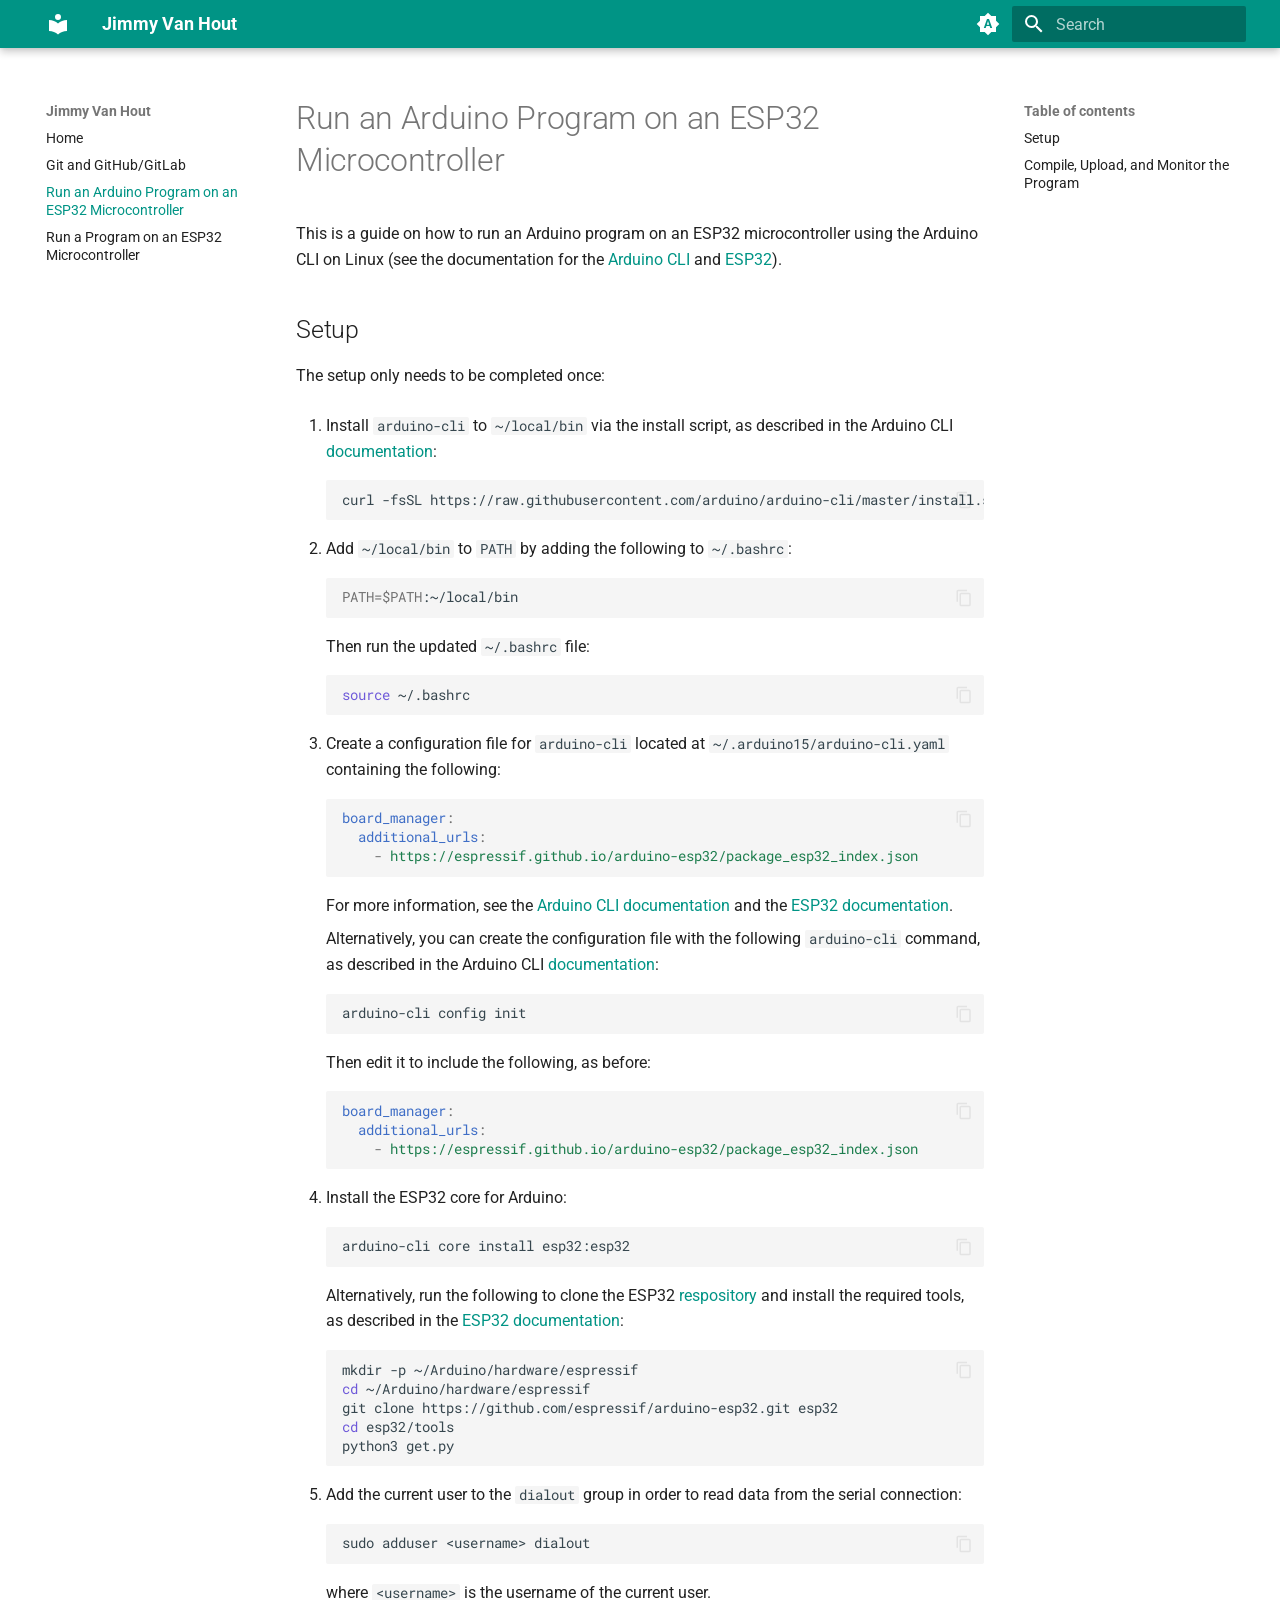
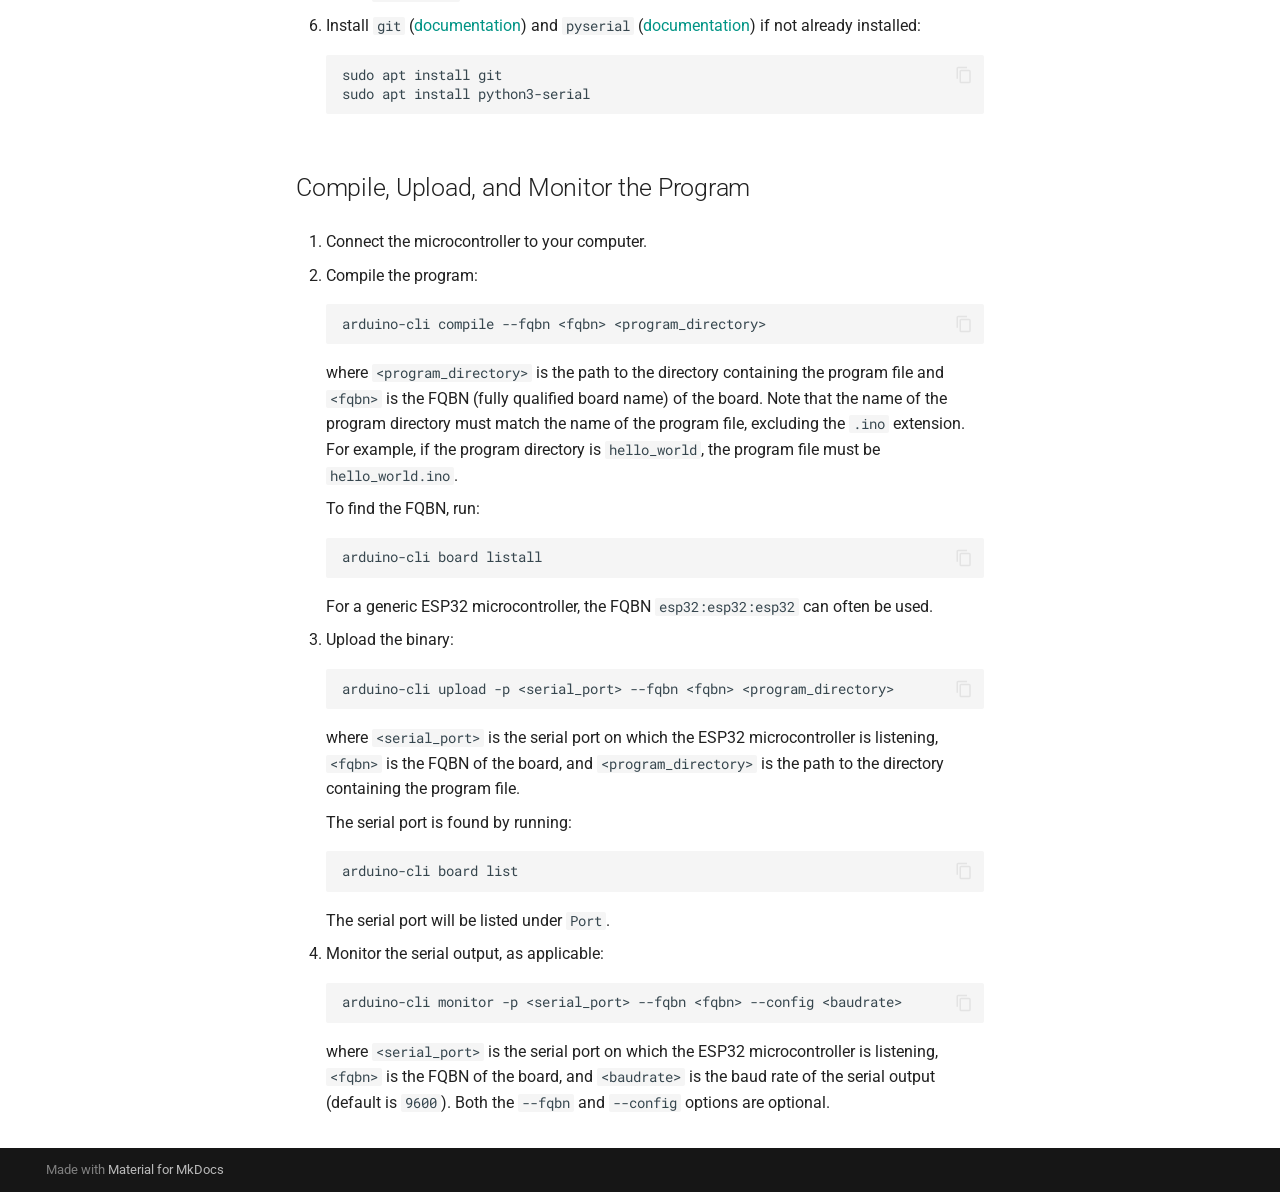
<file: docs/run_arduino_program_on_esp32/index.html>
<!doctype html>
<html lang="en" class="no-js">
  <head>
    
      <meta charset="utf-8">
      <meta name="viewport" content="width=device-width,initial-scale=1">
      
      
      
        <link rel="canonical" href="https://www.jimmyvanhout.com/docs/run_arduino_program_on_esp32/">
      
      
        <link rel="prev" href="../git/">
      
      
        <link rel="next" href="../run_program_on_esp32/">
      
      
      <link rel="icon" href="../assets/images/favicon.png">
      <meta name="generator" content="mkdocs-1.6.1, mkdocs-material-9.6.22">
    
    
      
        <title>Run an Arduino Program on an ESP32 Microcontroller - Jimmy Van Hout</title>
      
    
    
      <link rel="stylesheet" href="../assets/stylesheets/main.84d31ad4.min.css">
      
        
        <link rel="stylesheet" href="../assets/stylesheets/palette.06af60db.min.css">
      
      


    
    
      
    
    
      
        
        
        <link rel="preconnect" href="https://fonts.gstatic.com" crossorigin>
        <link rel="stylesheet" href="https://fonts.googleapis.com/css?family=Roboto:300,300i,400,400i,700,700i%7CRoboto+Mono:400,400i,700,700i&display=fallback">
        <style>:root{--md-text-font:"Roboto";--md-code-font:"Roboto Mono"}</style>
      
    
    
    <script>__md_scope=new URL("..",location),__md_hash=e=>[...e].reduce(((e,_)=>(e<<5)-e+_.charCodeAt(0)),0),__md_get=(e,_=localStorage,t=__md_scope)=>JSON.parse(_.getItem(t.pathname+"."+e)),__md_set=(e,_,t=localStorage,a=__md_scope)=>{try{t.setItem(a.pathname+"."+e,JSON.stringify(_))}catch(e){}}</script>
    
      

    
    
    
  </head>
  
  
    
    
      
    
    
    
    
    <body dir="ltr" data-md-color-scheme="default" data-md-color-primary="teal" data-md-color-accent="teal">
  
    
    <input class="md-toggle" data-md-toggle="drawer" type="checkbox" id="__drawer" autocomplete="off">
    <input class="md-toggle" data-md-toggle="search" type="checkbox" id="__search" autocomplete="off">
    <label class="md-overlay" for="__drawer"></label>
    <div data-md-component="skip">
      
        
        <a href="#run-an-arduino-program-on-an-esp32-microcontroller" class="md-skip">
          Skip to content
        </a>
      
    </div>
    <div data-md-component="announce">
      
    </div>
    
    
      

  

<header class="md-header md-header--shadow" data-md-component="header">
  <nav class="md-header__inner md-grid" aria-label="Header">
    <a href=".." title="Jimmy Van Hout" class="md-header__button md-logo" aria-label="Jimmy Van Hout" data-md-component="logo">
      
  
  <svg xmlns="http://www.w3.org/2000/svg" viewBox="0 0 24 24"><path d="M12 8a3 3 0 0 0 3-3 3 3 0 0 0-3-3 3 3 0 0 0-3 3 3 3 0 0 0 3 3m0 3.54C9.64 9.35 6.5 8 3 8v11c3.5 0 6.64 1.35 9 3.54 2.36-2.19 5.5-3.54 9-3.54V8c-3.5 0-6.64 1.35-9 3.54"/></svg>

    </a>
    <label class="md-header__button md-icon" for="__drawer">
      
      <svg xmlns="http://www.w3.org/2000/svg" viewBox="0 0 24 24"><path d="M3 6h18v2H3zm0 5h18v2H3zm0 5h18v2H3z"/></svg>
    </label>
    <div class="md-header__title" data-md-component="header-title">
      <div class="md-header__ellipsis">
        <div class="md-header__topic">
          <span class="md-ellipsis">
            Jimmy Van Hout
          </span>
        </div>
        <div class="md-header__topic" data-md-component="header-topic">
          <span class="md-ellipsis">
            
              Run an Arduino Program on an ESP32 Microcontroller
            
          </span>
        </div>
      </div>
    </div>
    
      
        <form class="md-header__option" data-md-component="palette">
  
    
    
    
    <input class="md-option" data-md-color-media="(prefers-color-scheme)" data-md-color-scheme="default" data-md-color-primary="teal" data-md-color-accent="teal"  aria-label="Switch to light mode"  type="radio" name="__palette" id="__palette_0">
    
      <label class="md-header__button md-icon" title="Switch to light mode" for="__palette_1" hidden>
        <svg xmlns="http://www.w3.org/2000/svg" viewBox="0 0 24 24"><path d="m14.3 16-.7-2h-3.2l-.7 2H7.8L11 7h2l3.2 9zM20 8.69V4h-4.69L12 .69 8.69 4H4v4.69L.69 12 4 15.31V20h4.69L12 23.31 15.31 20H20v-4.69L23.31 12zm-9.15 3.96h2.3L12 9z"/></svg>
      </label>
    
  
    
    
    
    <input class="md-option" data-md-color-media="(prefers-color-scheme: light)" data-md-color-scheme="default" data-md-color-primary="teal" data-md-color-accent="teal"  aria-label="Switch to dark mode"  type="radio" name="__palette" id="__palette_1">
    
      <label class="md-header__button md-icon" title="Switch to dark mode" for="__palette_2" hidden>
        <svg xmlns="http://www.w3.org/2000/svg" viewBox="0 0 24 24"><path d="M12 8a4 4 0 0 0-4 4 4 4 0 0 0 4 4 4 4 0 0 0 4-4 4 4 0 0 0-4-4m0 10a6 6 0 0 1-6-6 6 6 0 0 1 6-6 6 6 0 0 1 6 6 6 6 0 0 1-6 6m8-9.31V4h-4.69L12 .69 8.69 4H4v4.69L.69 12 4 15.31V20h4.69L12 23.31 15.31 20H20v-4.69L23.31 12z"/></svg>
      </label>
    
  
    
    
    
    <input class="md-option" data-md-color-media="(prefers-color-scheme: dark)" data-md-color-scheme="slate" data-md-color-primary="teal" data-md-color-accent="teal"  aria-label="Switch to system preference"  type="radio" name="__palette" id="__palette_2">
    
      <label class="md-header__button md-icon" title="Switch to system preference" for="__palette_0" hidden>
        <svg xmlns="http://www.w3.org/2000/svg" viewBox="0 0 24 24"><path d="M12 18c-.89 0-1.74-.2-2.5-.55C11.56 16.5 13 14.42 13 12s-1.44-4.5-3.5-5.45C10.26 6.2 11.11 6 12 6a6 6 0 0 1 6 6 6 6 0 0 1-6 6m8-9.31V4h-4.69L12 .69 8.69 4H4v4.69L.69 12 4 15.31V20h4.69L12 23.31 15.31 20H20v-4.69L23.31 12z"/></svg>
      </label>
    
  
</form>
      
    
    
      <script>var palette=__md_get("__palette");if(palette&&palette.color){if("(prefers-color-scheme)"===palette.color.media){var media=matchMedia("(prefers-color-scheme: light)"),input=document.querySelector(media.matches?"[data-md-color-media='(prefers-color-scheme: light)']":"[data-md-color-media='(prefers-color-scheme: dark)']");palette.color.media=input.getAttribute("data-md-color-media"),palette.color.scheme=input.getAttribute("data-md-color-scheme"),palette.color.primary=input.getAttribute("data-md-color-primary"),palette.color.accent=input.getAttribute("data-md-color-accent")}for(var[key,value]of Object.entries(palette.color))document.body.setAttribute("data-md-color-"+key,value)}</script>
    
    
    
      
      
        <label class="md-header__button md-icon" for="__search">
          
          <svg xmlns="http://www.w3.org/2000/svg" viewBox="0 0 24 24"><path d="M9.5 3A6.5 6.5 0 0 1 16 9.5c0 1.61-.59 3.09-1.56 4.23l.27.27h.79l5 5-1.5 1.5-5-5v-.79l-.27-.27A6.52 6.52 0 0 1 9.5 16 6.5 6.5 0 0 1 3 9.5 6.5 6.5 0 0 1 9.5 3m0 2C7 5 5 7 5 9.5S7 14 9.5 14 14 12 14 9.5 12 5 9.5 5"/></svg>
        </label>
        <div class="md-search" data-md-component="search" role="dialog">
  <label class="md-search__overlay" for="__search"></label>
  <div class="md-search__inner" role="search">
    <form class="md-search__form" name="search">
      <input type="text" class="md-search__input" name="query" aria-label="Search" placeholder="Search" autocapitalize="off" autocorrect="off" autocomplete="off" spellcheck="false" data-md-component="search-query" required>
      <label class="md-search__icon md-icon" for="__search">
        
        <svg xmlns="http://www.w3.org/2000/svg" viewBox="0 0 24 24"><path d="M9.5 3A6.5 6.5 0 0 1 16 9.5c0 1.61-.59 3.09-1.56 4.23l.27.27h.79l5 5-1.5 1.5-5-5v-.79l-.27-.27A6.52 6.52 0 0 1 9.5 16 6.5 6.5 0 0 1 3 9.5 6.5 6.5 0 0 1 9.5 3m0 2C7 5 5 7 5 9.5S7 14 9.5 14 14 12 14 9.5 12 5 9.5 5"/></svg>
        
        <svg xmlns="http://www.w3.org/2000/svg" viewBox="0 0 24 24"><path d="M20 11v2H8l5.5 5.5-1.42 1.42L4.16 12l7.92-7.92L13.5 5.5 8 11z"/></svg>
      </label>
      <nav class="md-search__options" aria-label="Search">
        
        <button type="reset" class="md-search__icon md-icon" title="Clear" aria-label="Clear" tabindex="-1">
          
          <svg xmlns="http://www.w3.org/2000/svg" viewBox="0 0 24 24"><path d="M19 6.41 17.59 5 12 10.59 6.41 5 5 6.41 10.59 12 5 17.59 6.41 19 12 13.41 17.59 19 19 17.59 13.41 12z"/></svg>
        </button>
      </nav>
      
    </form>
    <div class="md-search__output">
      <div class="md-search__scrollwrap" tabindex="0" data-md-scrollfix>
        <div class="md-search-result" data-md-component="search-result">
          <div class="md-search-result__meta">
            Initializing search
          </div>
          <ol class="md-search-result__list" role="presentation"></ol>
        </div>
      </div>
    </div>
  </div>
</div>
      
    
    
  </nav>
  
</header>
    
    <div class="md-container" data-md-component="container">
      
      
        
          
        
      
      <main class="md-main" data-md-component="main">
        <div class="md-main__inner md-grid">
          
            
              
              <div class="md-sidebar md-sidebar--primary" data-md-component="sidebar" data-md-type="navigation" >
                <div class="md-sidebar__scrollwrap">
                  <div class="md-sidebar__inner">
                    



<nav class="md-nav md-nav--primary" aria-label="Navigation" data-md-level="0">
  <label class="md-nav__title" for="__drawer">
    <a href=".." title="Jimmy Van Hout" class="md-nav__button md-logo" aria-label="Jimmy Van Hout" data-md-component="logo">
      
  
  <svg xmlns="http://www.w3.org/2000/svg" viewBox="0 0 24 24"><path d="M12 8a3 3 0 0 0 3-3 3 3 0 0 0-3-3 3 3 0 0 0-3 3 3 3 0 0 0 3 3m0 3.54C9.64 9.35 6.5 8 3 8v11c3.5 0 6.64 1.35 9 3.54 2.36-2.19 5.5-3.54 9-3.54V8c-3.5 0-6.64 1.35-9 3.54"/></svg>

    </a>
    Jimmy Van Hout
  </label>
  
  <ul class="md-nav__list" data-md-scrollfix>
    
      
      
  
  
  
  
    <li class="md-nav__item">
      <a href=".." class="md-nav__link">
        
  
  
  <span class="md-ellipsis">
    Home
    
  </span>
  

      </a>
    </li>
  

    
      
      
  
  
  
  
    <li class="md-nav__item">
      <a href="../git/" class="md-nav__link">
        
  
  
  <span class="md-ellipsis">
    Git and GitHub/GitLab
    
  </span>
  

      </a>
    </li>
  

    
      
      
  
  
    
  
  
  
    <li class="md-nav__item md-nav__item--active">
      
      <input class="md-nav__toggle md-toggle" type="checkbox" id="__toc">
      
      
        
      
      
        <label class="md-nav__link md-nav__link--active" for="__toc">
          
  
  
  <span class="md-ellipsis">
    Run an Arduino Program on an ESP32 Microcontroller
    
  </span>
  

          <span class="md-nav__icon md-icon"></span>
        </label>
      
      <a href="./" class="md-nav__link md-nav__link--active">
        
  
  
  <span class="md-ellipsis">
    Run an Arduino Program on an ESP32 Microcontroller
    
  </span>
  

      </a>
      
        

<nav class="md-nav md-nav--secondary" aria-label="Table of contents">
  
  
  
    
  
  
    <label class="md-nav__title" for="__toc">
      <span class="md-nav__icon md-icon"></span>
      Table of contents
    </label>
    <ul class="md-nav__list" data-md-component="toc" data-md-scrollfix>
      
        <li class="md-nav__item">
  <a href="#setup" class="md-nav__link">
    <span class="md-ellipsis">
      Setup
    </span>
  </a>
  
</li>
      
        <li class="md-nav__item">
  <a href="#compile-upload-and-monitor-the-program" class="md-nav__link">
    <span class="md-ellipsis">
      Compile, Upload, and Monitor the Program
    </span>
  </a>
  
</li>
      
    </ul>
  
</nav>
      
    </li>
  

    
      
      
  
  
  
  
    <li class="md-nav__item">
      <a href="../run_program_on_esp32/" class="md-nav__link">
        
  
  
  <span class="md-ellipsis">
    Run a Program on an ESP32 Microcontroller
    
  </span>
  

      </a>
    </li>
  

    
  </ul>
</nav>
                  </div>
                </div>
              </div>
            
            
              
              <div class="md-sidebar md-sidebar--secondary" data-md-component="sidebar" data-md-type="toc" >
                <div class="md-sidebar__scrollwrap">
                  <div class="md-sidebar__inner">
                    

<nav class="md-nav md-nav--secondary" aria-label="Table of contents">
  
  
  
    
  
  
    <label class="md-nav__title" for="__toc">
      <span class="md-nav__icon md-icon"></span>
      Table of contents
    </label>
    <ul class="md-nav__list" data-md-component="toc" data-md-scrollfix>
      
        <li class="md-nav__item">
  <a href="#setup" class="md-nav__link">
    <span class="md-ellipsis">
      Setup
    </span>
  </a>
  
</li>
      
        <li class="md-nav__item">
  <a href="#compile-upload-and-monitor-the-program" class="md-nav__link">
    <span class="md-ellipsis">
      Compile, Upload, and Monitor the Program
    </span>
  </a>
  
</li>
      
    </ul>
  
</nav>
                  </div>
                </div>
              </div>
            
          
          
            <div class="md-content" data-md-component="content">
              <article class="md-content__inner md-typeset">
                
                  



<h1 id="run-an-arduino-program-on-an-esp32-microcontroller">Run an Arduino Program on an ESP32 Microcontroller</h1>
<p>This is a guide on how to run an Arduino program on an ESP32 microcontroller using the Arduino CLI on Linux (see the documentation for the <a href="https://docs.arduino.cc/arduino-cli/">Arduino CLI</a> and <a href="https://docs.espressif.com/projects/arduino-esp32/en/latest/getting_started.html">ESP32</a>).</p>
<h2 id="setup">Setup</h2>
<p>The setup only needs to be completed once:</p>
<ol>
<li>
<p>Install <code>arduino-cli</code> to <code>~/local/bin</code> via the install script, as described in the Arduino CLI <a href="https://arduino.github.io/arduino-cli/1.3/installation/#use-the-install-script">documentation</a>:</p>
<div class="language-bash highlight"><pre><span></span><code><span id="__span-0-1"><a id="__codelineno-0-1" name="__codelineno-0-1" href="#__codelineno-0-1"></a>curl<span class="w"> </span>-fsSL<span class="w"> </span>https://raw.githubusercontent.com/arduino/arduino-cli/master/install.sh<span class="w"> </span><span class="p">|</span><span class="w"> </span><span class="nv">BINDIR</span><span class="o">=</span>~/local/bin<span class="w"> </span>sh
</span></code></pre></div>
</li>
<li>
<p>Add <code>~/local/bin</code> to <code>PATH</code> by adding the following to <code>~/.bashrc</code>:</p>
<div class="language-bash highlight"><pre><span></span><code><span id="__span-1-1"><a id="__codelineno-1-1" name="__codelineno-1-1" href="#__codelineno-1-1"></a><span class="nv">PATH</span><span class="o">=</span><span class="nv">$PATH</span>:~/local/bin
</span></code></pre></div>
<p>Then run the updated <code>~/.bashrc</code> file:</p>
<div class="language-bash highlight"><pre><span></span><code><span id="__span-2-1"><a id="__codelineno-2-1" name="__codelineno-2-1" href="#__codelineno-2-1"></a><span class="nb">source</span><span class="w"> </span>~/.bashrc
</span></code></pre></div>
</li>
<li>
<p>Create a configuration file for <code>arduino-cli</code> located at <code>~/.arduino15/arduino-cli.yaml</code> containing the following:</p>
<div class="language-yaml highlight"><pre><span></span><code><span id="__span-3-1"><a id="__codelineno-3-1" name="__codelineno-3-1" href="#__codelineno-3-1"></a><span class="nt">board_manager</span><span class="p">:</span>
</span><span id="__span-3-2"><a id="__codelineno-3-2" name="__codelineno-3-2" href="#__codelineno-3-2"></a><span class="w">  </span><span class="nt">additional_urls</span><span class="p">:</span>
</span><span id="__span-3-3"><a id="__codelineno-3-3" name="__codelineno-3-3" href="#__codelineno-3-3"></a><span class="w">    </span><span class="p p-Indicator">-</span><span class="w"> </span><span class="l l-Scalar l-Scalar-Plain">https://espressif.github.io/arduino-esp32/package_esp32_index.json</span>
</span></code></pre></div>
<p>For more information, see the <a href="https://arduino.github.io/arduino-cli/1.3/getting-started/#adding-3rd-party-cores">Arduino CLI documentation</a> and the <a href="https://docs.espressif.com/projects/arduino-esp32/en/latest/installing.html#installing-using-arduino-ide">ESP32 documentation</a>.</p>
<p>Alternatively, you can create the configuration file with the following <code>arduino-cli</code> command, as described in the Arduino CLI <a href="https://arduino.github.io/arduino-cli/1.3/getting-started/#create-a-configuration-file">documentation</a>:</p>
<div class="language-bash highlight"><pre><span></span><code><span id="__span-4-1"><a id="__codelineno-4-1" name="__codelineno-4-1" href="#__codelineno-4-1"></a>arduino-cli<span class="w"> </span>config<span class="w"> </span>init
</span></code></pre></div>
<p>Then edit it to include the following, as before:</p>
<div class="language-yaml highlight"><pre><span></span><code><span id="__span-5-1"><a id="__codelineno-5-1" name="__codelineno-5-1" href="#__codelineno-5-1"></a><span class="nt">board_manager</span><span class="p">:</span>
</span><span id="__span-5-2"><a id="__codelineno-5-2" name="__codelineno-5-2" href="#__codelineno-5-2"></a><span class="w">  </span><span class="nt">additional_urls</span><span class="p">:</span>
</span><span id="__span-5-3"><a id="__codelineno-5-3" name="__codelineno-5-3" href="#__codelineno-5-3"></a><span class="w">    </span><span class="p p-Indicator">-</span><span class="w"> </span><span class="l l-Scalar l-Scalar-Plain">https://espressif.github.io/arduino-esp32/package_esp32_index.json</span>
</span></code></pre></div>
</li>
<li>
<p>Install the ESP32 core for Arduino:</p>
<div class="language-bash highlight"><pre><span></span><code><span id="__span-6-1"><a id="__codelineno-6-1" name="__codelineno-6-1" href="#__codelineno-6-1"></a>arduino-cli<span class="w"> </span>core<span class="w"> </span>install<span class="w"> </span>esp32:esp32
</span></code></pre></div>
<p>Alternatively, run the following to clone the ESP32 <a href="https://github.com/espressif/arduino-esp32">respository</a> and install the required tools, as described in the <a href="https://docs.espressif.com/projects/arduino-esp32/en/latest/installing.html#linux">ESP32 documentation</a>:</p>
<div class="language-bash highlight"><pre><span></span><code><span id="__span-7-1"><a id="__codelineno-7-1" name="__codelineno-7-1" href="#__codelineno-7-1"></a>mkdir<span class="w"> </span>-p<span class="w"> </span>~/Arduino/hardware/espressif
</span><span id="__span-7-2"><a id="__codelineno-7-2" name="__codelineno-7-2" href="#__codelineno-7-2"></a><span class="nb">cd</span><span class="w"> </span>~/Arduino/hardware/espressif
</span><span id="__span-7-3"><a id="__codelineno-7-3" name="__codelineno-7-3" href="#__codelineno-7-3"></a>git<span class="w"> </span>clone<span class="w"> </span>https://github.com/espressif/arduino-esp32.git<span class="w"> </span>esp32
</span><span id="__span-7-4"><a id="__codelineno-7-4" name="__codelineno-7-4" href="#__codelineno-7-4"></a><span class="nb">cd</span><span class="w"> </span>esp32/tools
</span><span id="__span-7-5"><a id="__codelineno-7-5" name="__codelineno-7-5" href="#__codelineno-7-5"></a>python3<span class="w"> </span>get.py
</span></code></pre></div>
</li>
<li>
<p>Add the current user to the <code>dialout</code> group in order to read data from the serial connection:</p>
<div class="language-bash highlight"><pre><span></span><code><span id="__span-8-1"><a id="__codelineno-8-1" name="__codelineno-8-1" href="#__codelineno-8-1"></a>sudo<span class="w"> </span>adduser<span class="w"> </span>&lt;username&gt;<span class="w"> </span>dialout
</span></code></pre></div>
<p>where <code>&lt;username&gt;</code> is the username of the current user.</p>
</li>
<li>
<p>Install <code>git</code> (<a href="https://git-scm.com/install/linux">documentation</a>) and <code>pyserial</code> (<a href="https://pythonhosted.org/pyserial/pyserial.html#packages">documentation</a>) if not already installed:</p>
<div class="language-bash highlight"><pre><span></span><code><span id="__span-9-1"><a id="__codelineno-9-1" name="__codelineno-9-1" href="#__codelineno-9-1"></a>sudo<span class="w"> </span>apt<span class="w"> </span>install<span class="w"> </span>git
</span><span id="__span-9-2"><a id="__codelineno-9-2" name="__codelineno-9-2" href="#__codelineno-9-2"></a>sudo<span class="w"> </span>apt<span class="w"> </span>install<span class="w"> </span>python3-serial
</span></code></pre></div>
</li>
</ol>
<h2 id="compile-upload-and-monitor-the-program">Compile, Upload, and Monitor the Program</h2>
<ol>
<li>
<p>Connect the microcontroller to your computer.</p>
</li>
<li>
<p>Compile the program:</p>
<div class="language-bash highlight"><pre><span></span><code><span id="__span-10-1"><a id="__codelineno-10-1" name="__codelineno-10-1" href="#__codelineno-10-1"></a>arduino-cli<span class="w"> </span>compile<span class="w"> </span>--fqbn<span class="w"> </span>&lt;fqbn&gt;<span class="w"> </span>&lt;program_directory&gt;
</span></code></pre></div>
<p>where <code>&lt;program_directory&gt;</code> is the path to the directory containing the program file and <code>&lt;fqbn&gt;</code> is the FQBN (fully qualified board name) of the board. Note that the name of the program directory must match the name of the program file, excluding the <code>.ino</code> extension. For example, if the program directory is <code>hello_world</code>, the program file must be <code>hello_world.ino</code>.</p>
<p>To find the FQBN, run:</p>
<div class="language-bash highlight"><pre><span></span><code><span id="__span-11-1"><a id="__codelineno-11-1" name="__codelineno-11-1" href="#__codelineno-11-1"></a>arduino-cli<span class="w"> </span>board<span class="w"> </span>listall
</span></code></pre></div>
<p>For a generic ESP32 microcontroller, the FQBN <code>esp32:esp32:esp32</code> can often be used.</p>
</li>
<li>
<p>Upload the binary:</p>
<div class="language-bash highlight"><pre><span></span><code><span id="__span-12-1"><a id="__codelineno-12-1" name="__codelineno-12-1" href="#__codelineno-12-1"></a>arduino-cli<span class="w"> </span>upload<span class="w"> </span>-p<span class="w"> </span>&lt;serial_port&gt;<span class="w"> </span>--fqbn<span class="w"> </span>&lt;fqbn&gt;<span class="w"> </span>&lt;program_directory&gt;
</span></code></pre></div>
<p>where <code>&lt;serial_port&gt;</code> is the serial port on which the ESP32 microcontroller is listening, <code>&lt;fqbn&gt;</code> is the FQBN of the board, and <code>&lt;program_directory&gt;</code> is the path to the directory containing the program file.</p>
<p>The serial port is found by running:</p>
<div class="language-bash highlight"><pre><span></span><code><span id="__span-13-1"><a id="__codelineno-13-1" name="__codelineno-13-1" href="#__codelineno-13-1"></a>arduino-cli<span class="w"> </span>board<span class="w"> </span>list
</span></code></pre></div>
<p>The serial port will be listed under <code>Port</code>.</p>
</li>
<li>
<p>Monitor the serial output, as applicable:</p>
<div class="language-bash highlight"><pre><span></span><code><span id="__span-14-1"><a id="__codelineno-14-1" name="__codelineno-14-1" href="#__codelineno-14-1"></a>arduino-cli<span class="w"> </span>monitor<span class="w"> </span>-p<span class="w"> </span>&lt;serial_port&gt;<span class="w"> </span>--fqbn<span class="w"> </span>&lt;fqbn&gt;<span class="w"> </span>--config<span class="w"> </span>&lt;baudrate&gt;
</span></code></pre></div>
<p>where <code>&lt;serial_port&gt;</code> is the serial port on which the ESP32 microcontroller is listening, <code>&lt;fqbn&gt;</code> is the FQBN of the board, and <code>&lt;baudrate&gt;</code> is the baud rate of the serial output (default is <code>9600</code>). Both the <code>--fqbn</code> and <code>--config</code> options are optional.</p>
</li>
</ol>












                
              </article>
            </div>
          
          
<script>var target=document.getElementById(location.hash.slice(1));target&&target.name&&(target.checked=target.name.startsWith("__tabbed_"))</script>
        </div>
        
      </main>
      
        <footer class="md-footer">
  
  <div class="md-footer-meta md-typeset">
    <div class="md-footer-meta__inner md-grid">
      <div class="md-copyright">
  
  
    Made with
    <a href="https://squidfunk.github.io/mkdocs-material/" target="_blank" rel="noopener">
      Material for MkDocs
    </a>
  
</div>
      
    </div>
  </div>
</footer>
      
    </div>
    <div class="md-dialog" data-md-component="dialog">
      <div class="md-dialog__inner md-typeset"></div>
    </div>
    
    
    
      
      <script id="__config" type="application/json">{"base": "..", "features": ["content.code.copy"], "search": "../assets/javascripts/workers/search.973d3a69.min.js", "tags": null, "translations": {"clipboard.copied": "Copied to clipboard", "clipboard.copy": "Copy to clipboard", "search.result.more.one": "1 more on this page", "search.result.more.other": "# more on this page", "search.result.none": "No matching documents", "search.result.one": "1 matching document", "search.result.other": "# matching documents", "search.result.placeholder": "Type to start searching", "search.result.term.missing": "Missing", "select.version": "Select version"}, "version": null}</script>
    
    
      <script src="../assets/javascripts/bundle.f55a23d4.min.js"></script>
      
    
  </body>
</html>
</file>
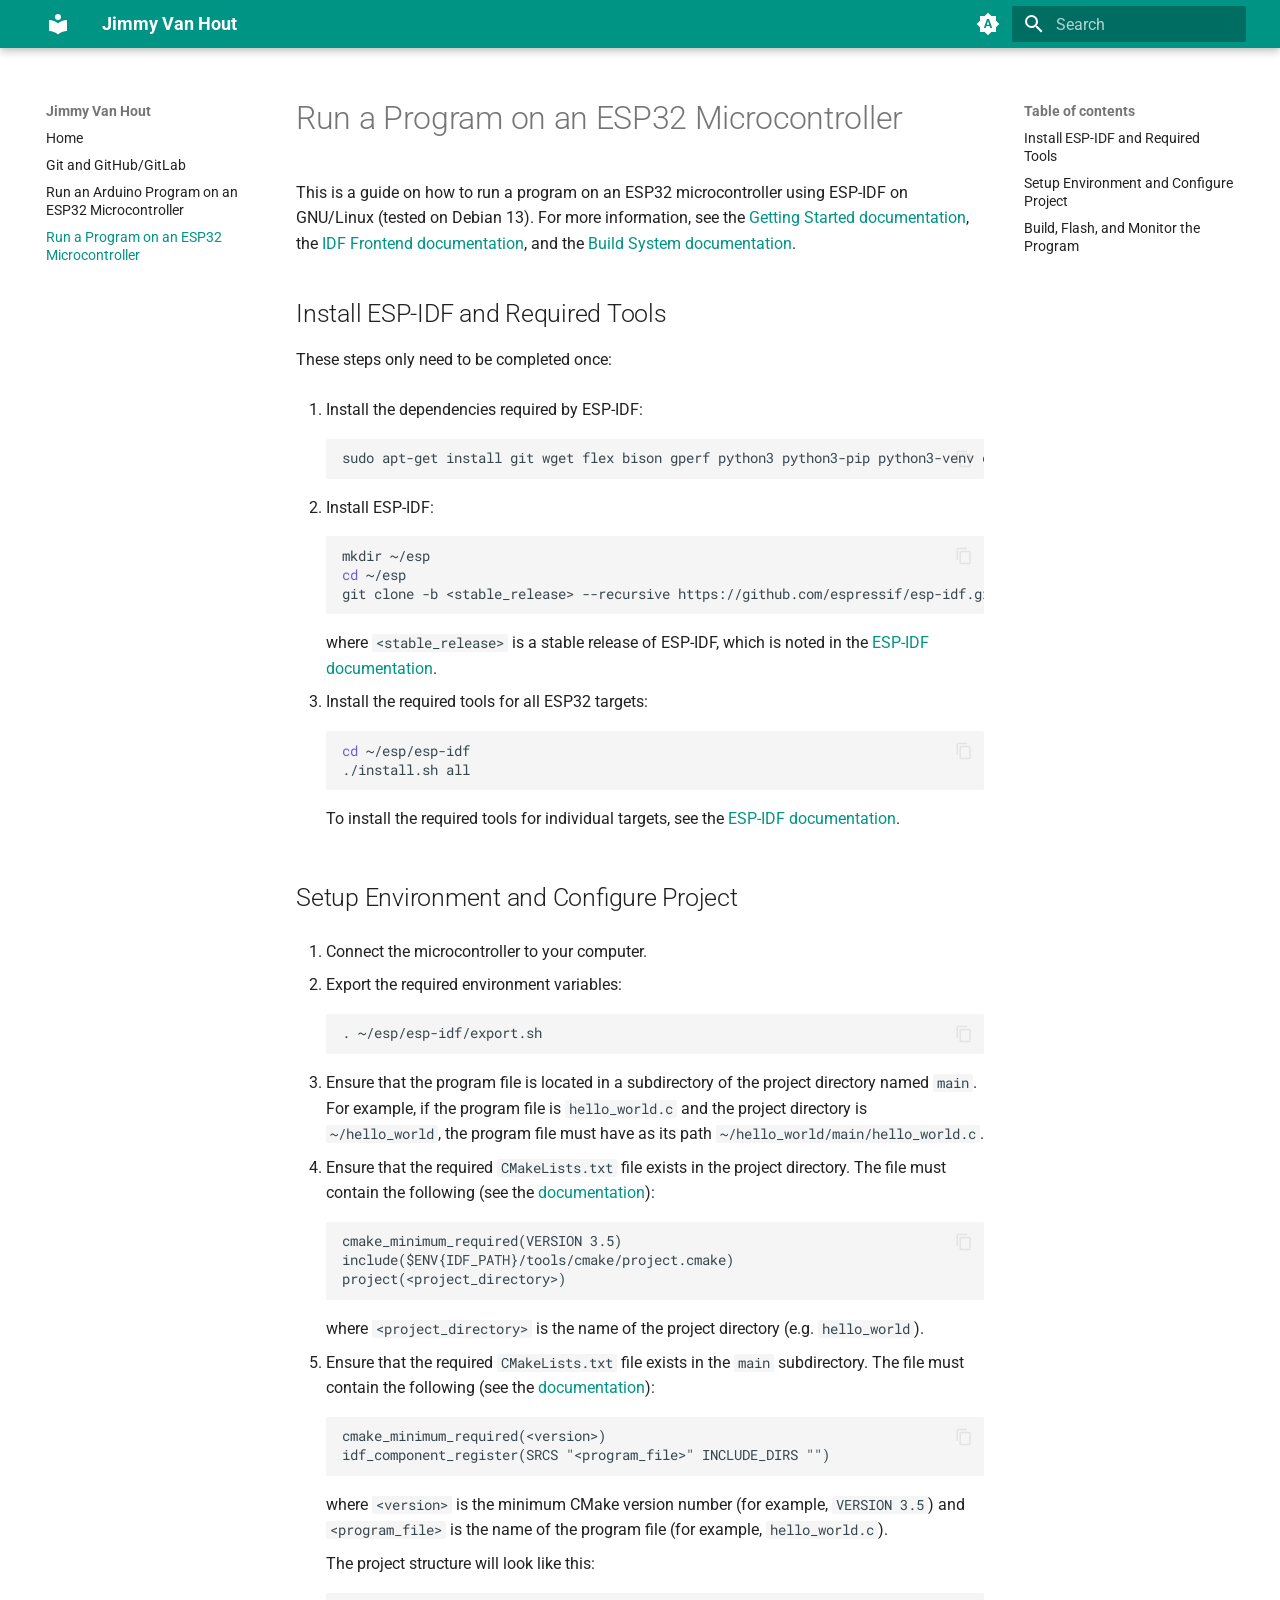
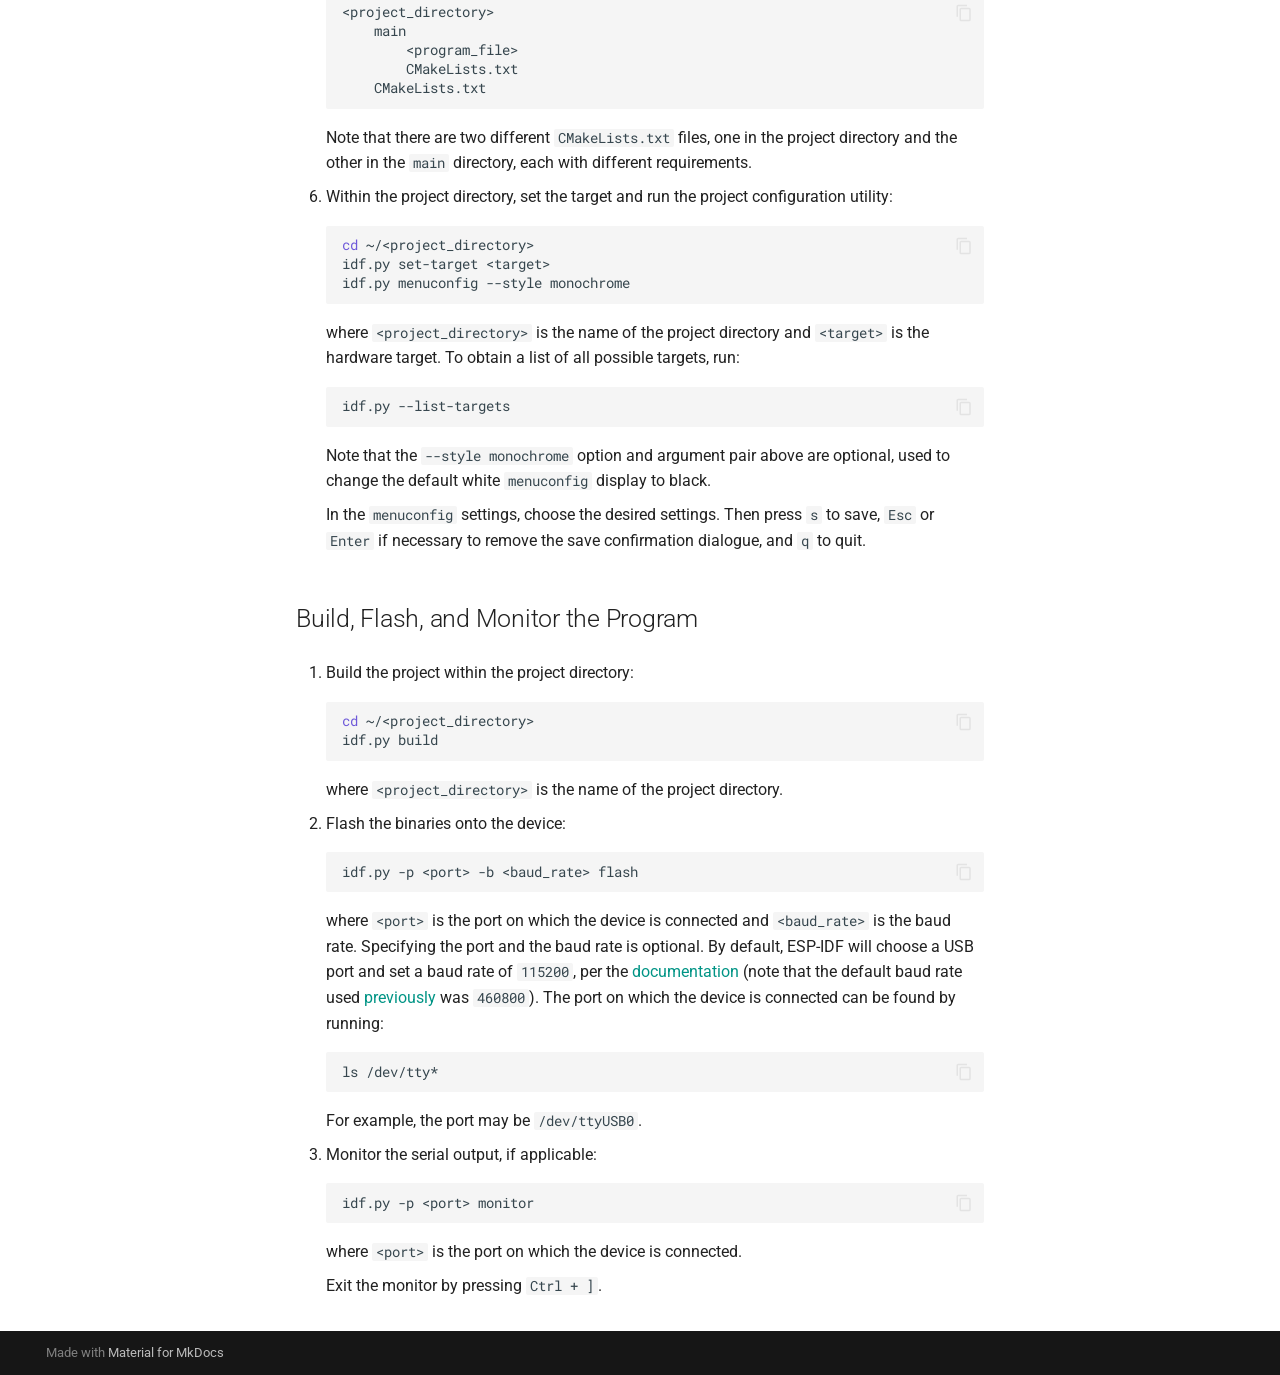
<file: docs/run_program_on_esp32/index.html>
<!doctype html>
<html lang="en" class="no-js">
  <head>
    
      <meta charset="utf-8">
      <meta name="viewport" content="width=device-width,initial-scale=1">
      
      
      
        <link rel="canonical" href="https://www.jimmyvanhout.com/docs/run_program_on_esp32/">
      
      
        <link rel="prev" href="../run_arduino_program_on_esp32/">
      
      
      
      <link rel="icon" href="../assets/images/favicon.png">
      <meta name="generator" content="mkdocs-1.6.1, mkdocs-material-9.6.22">
    
    
      
        <title>Run a Program on an ESP32 Microcontroller - Jimmy Van Hout</title>
      
    
    
      <link rel="stylesheet" href="../assets/stylesheets/main.84d31ad4.min.css">
      
        
        <link rel="stylesheet" href="../assets/stylesheets/palette.06af60db.min.css">
      
      


    
    
      
    
    
      
        
        
        <link rel="preconnect" href="https://fonts.gstatic.com" crossorigin>
        <link rel="stylesheet" href="https://fonts.googleapis.com/css?family=Roboto:300,300i,400,400i,700,700i%7CRoboto+Mono:400,400i,700,700i&display=fallback">
        <style>:root{--md-text-font:"Roboto";--md-code-font:"Roboto Mono"}</style>
      
    
    
    <script>__md_scope=new URL("..",location),__md_hash=e=>[...e].reduce(((e,_)=>(e<<5)-e+_.charCodeAt(0)),0),__md_get=(e,_=localStorage,t=__md_scope)=>JSON.parse(_.getItem(t.pathname+"."+e)),__md_set=(e,_,t=localStorage,a=__md_scope)=>{try{t.setItem(a.pathname+"."+e,JSON.stringify(_))}catch(e){}}</script>
    
      

    
    
    
  </head>
  
  
    
    
      
    
    
    
    
    <body dir="ltr" data-md-color-scheme="default" data-md-color-primary="teal" data-md-color-accent="teal">
  
    
    <input class="md-toggle" data-md-toggle="drawer" type="checkbox" id="__drawer" autocomplete="off">
    <input class="md-toggle" data-md-toggle="search" type="checkbox" id="__search" autocomplete="off">
    <label class="md-overlay" for="__drawer"></label>
    <div data-md-component="skip">
      
        
        <a href="#run-a-program-on-an-esp32-microcontroller" class="md-skip">
          Skip to content
        </a>
      
    </div>
    <div data-md-component="announce">
      
    </div>
    
    
      

  

<header class="md-header md-header--shadow" data-md-component="header">
  <nav class="md-header__inner md-grid" aria-label="Header">
    <a href=".." title="Jimmy Van Hout" class="md-header__button md-logo" aria-label="Jimmy Van Hout" data-md-component="logo">
      
  
  <svg xmlns="http://www.w3.org/2000/svg" viewBox="0 0 24 24"><path d="M12 8a3 3 0 0 0 3-3 3 3 0 0 0-3-3 3 3 0 0 0-3 3 3 3 0 0 0 3 3m0 3.54C9.64 9.35 6.5 8 3 8v11c3.5 0 6.64 1.35 9 3.54 2.36-2.19 5.5-3.54 9-3.54V8c-3.5 0-6.64 1.35-9 3.54"/></svg>

    </a>
    <label class="md-header__button md-icon" for="__drawer">
      
      <svg xmlns="http://www.w3.org/2000/svg" viewBox="0 0 24 24"><path d="M3 6h18v2H3zm0 5h18v2H3zm0 5h18v2H3z"/></svg>
    </label>
    <div class="md-header__title" data-md-component="header-title">
      <div class="md-header__ellipsis">
        <div class="md-header__topic">
          <span class="md-ellipsis">
            Jimmy Van Hout
          </span>
        </div>
        <div class="md-header__topic" data-md-component="header-topic">
          <span class="md-ellipsis">
            
              Run a Program on an ESP32 Microcontroller
            
          </span>
        </div>
      </div>
    </div>
    
      
        <form class="md-header__option" data-md-component="palette">
  
    
    
    
    <input class="md-option" data-md-color-media="(prefers-color-scheme)" data-md-color-scheme="default" data-md-color-primary="teal" data-md-color-accent="teal"  aria-label="Switch to light mode"  type="radio" name="__palette" id="__palette_0">
    
      <label class="md-header__button md-icon" title="Switch to light mode" for="__palette_1" hidden>
        <svg xmlns="http://www.w3.org/2000/svg" viewBox="0 0 24 24"><path d="m14.3 16-.7-2h-3.2l-.7 2H7.8L11 7h2l3.2 9zM20 8.69V4h-4.69L12 .69 8.69 4H4v4.69L.69 12 4 15.31V20h4.69L12 23.31 15.31 20H20v-4.69L23.31 12zm-9.15 3.96h2.3L12 9z"/></svg>
      </label>
    
  
    
    
    
    <input class="md-option" data-md-color-media="(prefers-color-scheme: light)" data-md-color-scheme="default" data-md-color-primary="teal" data-md-color-accent="teal"  aria-label="Switch to dark mode"  type="radio" name="__palette" id="__palette_1">
    
      <label class="md-header__button md-icon" title="Switch to dark mode" for="__palette_2" hidden>
        <svg xmlns="http://www.w3.org/2000/svg" viewBox="0 0 24 24"><path d="M12 8a4 4 0 0 0-4 4 4 4 0 0 0 4 4 4 4 0 0 0 4-4 4 4 0 0 0-4-4m0 10a6 6 0 0 1-6-6 6 6 0 0 1 6-6 6 6 0 0 1 6 6 6 6 0 0 1-6 6m8-9.31V4h-4.69L12 .69 8.69 4H4v4.69L.69 12 4 15.31V20h4.69L12 23.31 15.31 20H20v-4.69L23.31 12z"/></svg>
      </label>
    
  
    
    
    
    <input class="md-option" data-md-color-media="(prefers-color-scheme: dark)" data-md-color-scheme="slate" data-md-color-primary="teal" data-md-color-accent="teal"  aria-label="Switch to system preference"  type="radio" name="__palette" id="__palette_2">
    
      <label class="md-header__button md-icon" title="Switch to system preference" for="__palette_0" hidden>
        <svg xmlns="http://www.w3.org/2000/svg" viewBox="0 0 24 24"><path d="M12 18c-.89 0-1.74-.2-2.5-.55C11.56 16.5 13 14.42 13 12s-1.44-4.5-3.5-5.45C10.26 6.2 11.11 6 12 6a6 6 0 0 1 6 6 6 6 0 0 1-6 6m8-9.31V4h-4.69L12 .69 8.69 4H4v4.69L.69 12 4 15.31V20h4.69L12 23.31 15.31 20H20v-4.69L23.31 12z"/></svg>
      </label>
    
  
</form>
      
    
    
      <script>var palette=__md_get("__palette");if(palette&&palette.color){if("(prefers-color-scheme)"===palette.color.media){var media=matchMedia("(prefers-color-scheme: light)"),input=document.querySelector(media.matches?"[data-md-color-media='(prefers-color-scheme: light)']":"[data-md-color-media='(prefers-color-scheme: dark)']");palette.color.media=input.getAttribute("data-md-color-media"),palette.color.scheme=input.getAttribute("data-md-color-scheme"),palette.color.primary=input.getAttribute("data-md-color-primary"),palette.color.accent=input.getAttribute("data-md-color-accent")}for(var[key,value]of Object.entries(palette.color))document.body.setAttribute("data-md-color-"+key,value)}</script>
    
    
    
      
      
        <label class="md-header__button md-icon" for="__search">
          
          <svg xmlns="http://www.w3.org/2000/svg" viewBox="0 0 24 24"><path d="M9.5 3A6.5 6.5 0 0 1 16 9.5c0 1.61-.59 3.09-1.56 4.23l.27.27h.79l5 5-1.5 1.5-5-5v-.79l-.27-.27A6.52 6.52 0 0 1 9.5 16 6.5 6.5 0 0 1 3 9.5 6.5 6.5 0 0 1 9.5 3m0 2C7 5 5 7 5 9.5S7 14 9.5 14 14 12 14 9.5 12 5 9.5 5"/></svg>
        </label>
        <div class="md-search" data-md-component="search" role="dialog">
  <label class="md-search__overlay" for="__search"></label>
  <div class="md-search__inner" role="search">
    <form class="md-search__form" name="search">
      <input type="text" class="md-search__input" name="query" aria-label="Search" placeholder="Search" autocapitalize="off" autocorrect="off" autocomplete="off" spellcheck="false" data-md-component="search-query" required>
      <label class="md-search__icon md-icon" for="__search">
        
        <svg xmlns="http://www.w3.org/2000/svg" viewBox="0 0 24 24"><path d="M9.5 3A6.5 6.5 0 0 1 16 9.5c0 1.61-.59 3.09-1.56 4.23l.27.27h.79l5 5-1.5 1.5-5-5v-.79l-.27-.27A6.52 6.52 0 0 1 9.5 16 6.5 6.5 0 0 1 3 9.5 6.5 6.5 0 0 1 9.5 3m0 2C7 5 5 7 5 9.5S7 14 9.5 14 14 12 14 9.5 12 5 9.5 5"/></svg>
        
        <svg xmlns="http://www.w3.org/2000/svg" viewBox="0 0 24 24"><path d="M20 11v2H8l5.5 5.5-1.42 1.42L4.16 12l7.92-7.92L13.5 5.5 8 11z"/></svg>
      </label>
      <nav class="md-search__options" aria-label="Search">
        
        <button type="reset" class="md-search__icon md-icon" title="Clear" aria-label="Clear" tabindex="-1">
          
          <svg xmlns="http://www.w3.org/2000/svg" viewBox="0 0 24 24"><path d="M19 6.41 17.59 5 12 10.59 6.41 5 5 6.41 10.59 12 5 17.59 6.41 19 12 13.41 17.59 19 19 17.59 13.41 12z"/></svg>
        </button>
      </nav>
      
    </form>
    <div class="md-search__output">
      <div class="md-search__scrollwrap" tabindex="0" data-md-scrollfix>
        <div class="md-search-result" data-md-component="search-result">
          <div class="md-search-result__meta">
            Initializing search
          </div>
          <ol class="md-search-result__list" role="presentation"></ol>
        </div>
      </div>
    </div>
  </div>
</div>
      
    
    
  </nav>
  
</header>
    
    <div class="md-container" data-md-component="container">
      
      
        
          
        
      
      <main class="md-main" data-md-component="main">
        <div class="md-main__inner md-grid">
          
            
              
              <div class="md-sidebar md-sidebar--primary" data-md-component="sidebar" data-md-type="navigation" >
                <div class="md-sidebar__scrollwrap">
                  <div class="md-sidebar__inner">
                    



<nav class="md-nav md-nav--primary" aria-label="Navigation" data-md-level="0">
  <label class="md-nav__title" for="__drawer">
    <a href=".." title="Jimmy Van Hout" class="md-nav__button md-logo" aria-label="Jimmy Van Hout" data-md-component="logo">
      
  
  <svg xmlns="http://www.w3.org/2000/svg" viewBox="0 0 24 24"><path d="M12 8a3 3 0 0 0 3-3 3 3 0 0 0-3-3 3 3 0 0 0-3 3 3 3 0 0 0 3 3m0 3.54C9.64 9.35 6.5 8 3 8v11c3.5 0 6.64 1.35 9 3.54 2.36-2.19 5.5-3.54 9-3.54V8c-3.5 0-6.64 1.35-9 3.54"/></svg>

    </a>
    Jimmy Van Hout
  </label>
  
  <ul class="md-nav__list" data-md-scrollfix>
    
      
      
  
  
  
  
    <li class="md-nav__item">
      <a href=".." class="md-nav__link">
        
  
  
  <span class="md-ellipsis">
    Home
    
  </span>
  

      </a>
    </li>
  

    
      
      
  
  
  
  
    <li class="md-nav__item">
      <a href="../git/" class="md-nav__link">
        
  
  
  <span class="md-ellipsis">
    Git and GitHub/GitLab
    
  </span>
  

      </a>
    </li>
  

    
      
      
  
  
  
  
    <li class="md-nav__item">
      <a href="../run_arduino_program_on_esp32/" class="md-nav__link">
        
  
  
  <span class="md-ellipsis">
    Run an Arduino Program on an ESP32 Microcontroller
    
  </span>
  

      </a>
    </li>
  

    
      
      
  
  
    
  
  
  
    <li class="md-nav__item md-nav__item--active">
      
      <input class="md-nav__toggle md-toggle" type="checkbox" id="__toc">
      
      
        
      
      
        <label class="md-nav__link md-nav__link--active" for="__toc">
          
  
  
  <span class="md-ellipsis">
    Run a Program on an ESP32 Microcontroller
    
  </span>
  

          <span class="md-nav__icon md-icon"></span>
        </label>
      
      <a href="./" class="md-nav__link md-nav__link--active">
        
  
  
  <span class="md-ellipsis">
    Run a Program on an ESP32 Microcontroller
    
  </span>
  

      </a>
      
        

<nav class="md-nav md-nav--secondary" aria-label="Table of contents">
  
  
  
    
  
  
    <label class="md-nav__title" for="__toc">
      <span class="md-nav__icon md-icon"></span>
      Table of contents
    </label>
    <ul class="md-nav__list" data-md-component="toc" data-md-scrollfix>
      
        <li class="md-nav__item">
  <a href="#install-esp-idf-and-required-tools" class="md-nav__link">
    <span class="md-ellipsis">
      Install ESP-IDF and Required Tools
    </span>
  </a>
  
</li>
      
        <li class="md-nav__item">
  <a href="#setup-environment-and-configure-project" class="md-nav__link">
    <span class="md-ellipsis">
      Setup Environment and Configure Project
    </span>
  </a>
  
</li>
      
        <li class="md-nav__item">
  <a href="#build-flash-and-monitor-the-program" class="md-nav__link">
    <span class="md-ellipsis">
      Build, Flash, and Monitor the Program
    </span>
  </a>
  
</li>
      
    </ul>
  
</nav>
      
    </li>
  

    
  </ul>
</nav>
                  </div>
                </div>
              </div>
            
            
              
              <div class="md-sidebar md-sidebar--secondary" data-md-component="sidebar" data-md-type="toc" >
                <div class="md-sidebar__scrollwrap">
                  <div class="md-sidebar__inner">
                    

<nav class="md-nav md-nav--secondary" aria-label="Table of contents">
  
  
  
    
  
  
    <label class="md-nav__title" for="__toc">
      <span class="md-nav__icon md-icon"></span>
      Table of contents
    </label>
    <ul class="md-nav__list" data-md-component="toc" data-md-scrollfix>
      
        <li class="md-nav__item">
  <a href="#install-esp-idf-and-required-tools" class="md-nav__link">
    <span class="md-ellipsis">
      Install ESP-IDF and Required Tools
    </span>
  </a>
  
</li>
      
        <li class="md-nav__item">
  <a href="#setup-environment-and-configure-project" class="md-nav__link">
    <span class="md-ellipsis">
      Setup Environment and Configure Project
    </span>
  </a>
  
</li>
      
        <li class="md-nav__item">
  <a href="#build-flash-and-monitor-the-program" class="md-nav__link">
    <span class="md-ellipsis">
      Build, Flash, and Monitor the Program
    </span>
  </a>
  
</li>
      
    </ul>
  
</nav>
                  </div>
                </div>
              </div>
            
          
          
            <div class="md-content" data-md-component="content">
              <article class="md-content__inner md-typeset">
                
                  



<h1 id="run-a-program-on-an-esp32-microcontroller">Run a Program on an ESP32 Microcontroller</h1>
<p>This is a guide on how to run a program on an ESP32 microcontroller using ESP-IDF on GNU/Linux (tested on Debian 13). For more information, see the <a href="https://docs.espressif.com/projects/esp-idf/en/latest/esp32/get-started/linux-macos-setup.html">Getting Started documentation</a>, the <a href="https://docs.espressif.com/projects/esp-idf/en/stable/esp32/api-guides/tools/idf-py.html">IDF Frontend documentation</a>, and the <a href="https://docs.espressif.com/projects/esp-idf/en/latest/esp32/api-guides/build-system.html">Build System documentation</a>.</p>
<h2 id="install-esp-idf-and-required-tools">Install ESP-IDF and Required Tools</h2>
<p>These steps only need to be completed once:</p>
<ol>
<li>
<p>Install the dependencies required by ESP-IDF:</p>
<div class="language-bash highlight"><pre><span></span><code><span id="__span-0-1"><a id="__codelineno-0-1" name="__codelineno-0-1" href="#__codelineno-0-1"></a>sudo<span class="w"> </span>apt-get<span class="w"> </span>install<span class="w"> </span>git<span class="w"> </span>wget<span class="w"> </span>flex<span class="w"> </span>bison<span class="w"> </span>gperf<span class="w"> </span>python3<span class="w"> </span>python3-pip<span class="w"> </span>python3-venv<span class="w"> </span>cmake<span class="w"> </span>ninja-build<span class="w"> </span>ccache<span class="w"> </span>libffi-dev<span class="w"> </span>libssl-dev<span class="w"> </span>dfu-util<span class="w"> </span>libusb-1.0-0
</span></code></pre></div>
</li>
<li>
<p>Install ESP-IDF:</p>
<div class="language-bash highlight"><pre><span></span><code><span id="__span-1-1"><a id="__codelineno-1-1" name="__codelineno-1-1" href="#__codelineno-1-1"></a>mkdir<span class="w"> </span>~/esp
</span><span id="__span-1-2"><a id="__codelineno-1-2" name="__codelineno-1-2" href="#__codelineno-1-2"></a><span class="nb">cd</span><span class="w"> </span>~/esp
</span><span id="__span-1-3"><a id="__codelineno-1-3" name="__codelineno-1-3" href="#__codelineno-1-3"></a>git<span class="w"> </span>clone<span class="w"> </span>-b<span class="w"> </span>&lt;stable_release&gt;<span class="w"> </span>--recursive<span class="w"> </span>https://github.com/espressif/esp-idf.git
</span></code></pre></div>
<p>where <code>&lt;stable_release&gt;</code> is a stable release of ESP-IDF, which is noted in the <a href="https://docs.espressif.com/projects/esp-idf/en/stable/esp32/versions.html">ESP-IDF documentation</a>.</p>
</li>
<li>
<p>Install the required tools for all ESP32 targets:</p>
<div class="language-bash highlight"><pre><span></span><code><span id="__span-2-1"><a id="__codelineno-2-1" name="__codelineno-2-1" href="#__codelineno-2-1"></a><span class="nb">cd</span><span class="w"> </span>~/esp/esp-idf
</span><span id="__span-2-2"><a id="__codelineno-2-2" name="__codelineno-2-2" href="#__codelineno-2-2"></a>./install.sh<span class="w"> </span>all
</span></code></pre></div>
<p>To install the required tools for individual targets, see the <a href="https://docs.espressif.com/projects/esp-idf/en/latest/esp32/get-started/linux-macos-setup.html#step-3-set-up-the-tools">ESP-IDF documentation</a>.</p>
</li>
</ol>
<h2 id="setup-environment-and-configure-project">Setup Environment and Configure Project</h2>
<ol>
<li>
<p>Connect the microcontroller to your computer.</p>
</li>
<li>
<p>Export the required environment variables:</p>
<div class="language-bash highlight"><pre><span></span><code><span id="__span-3-1"><a id="__codelineno-3-1" name="__codelineno-3-1" href="#__codelineno-3-1"></a>.<span class="w"> </span>~/esp/esp-idf/export.sh
</span></code></pre></div>
</li>
<li>
<p>Ensure that the program file is located in a subdirectory of the project directory named <code>main</code>. For example, if the program file is <code>hello_world.c</code> and the project directory is <code>~/hello_world</code>, the program file must have as its path <code>~/hello_world/main/hello_world.c</code>.</p>
</li>
<li>
<p>Ensure that the required <code>CMakeLists.txt</code> file exists in the project directory. The file must contain the following (see the <a href="https://docs.espressif.com/projects/esp-idf/en/release-v3.3/api-guides/build-system-cmake.html#project-cmakelists-file">documentation</a>):</p>
<div class="language-text highlight"><pre><span></span><code><span id="__span-4-1"><a id="__codelineno-4-1" name="__codelineno-4-1" href="#__codelineno-4-1"></a>cmake_minimum_required(VERSION 3.5)
</span><span id="__span-4-2"><a id="__codelineno-4-2" name="__codelineno-4-2" href="#__codelineno-4-2"></a>include($ENV{IDF_PATH}/tools/cmake/project.cmake)
</span><span id="__span-4-3"><a id="__codelineno-4-3" name="__codelineno-4-3" href="#__codelineno-4-3"></a>project(&lt;project_directory&gt;)
</span></code></pre></div>
<p>where <code>&lt;project_directory&gt;</code> is the name of the project directory (e.g. <code>hello_world</code>).</p>
</li>
<li>
<p>Ensure that the required <code>CMakeLists.txt</code> file exists in the <code>main</code> subdirectory. The file must contain the following (see the <a href="https://docs.espressif.com/projects/esp-idf/en/latest/esp32/api-guides/build-system.html#minimal-component-cmakelists">documentation</a>):</p>
<div class="language-text highlight"><pre><span></span><code><span id="__span-5-1"><a id="__codelineno-5-1" name="__codelineno-5-1" href="#__codelineno-5-1"></a>cmake_minimum_required(&lt;version&gt;)
</span><span id="__span-5-2"><a id="__codelineno-5-2" name="__codelineno-5-2" href="#__codelineno-5-2"></a>idf_component_register(SRCS &quot;&lt;program_file&gt;&quot; INCLUDE_DIRS &quot;&quot;)
</span></code></pre></div>
<p>where <code>&lt;version&gt;</code> is the minimum CMake version number (for example, <code>VERSION 3.5</code>) and <code>&lt;program_file&gt;</code> is the name of the program file (for example, <code>hello_world.c</code>).</p>
<p>The project structure will look like this:</p>
<div class="language-text highlight"><pre><span></span><code><span id="__span-6-1"><a id="__codelineno-6-1" name="__codelineno-6-1" href="#__codelineno-6-1"></a>&lt;project_directory&gt;
</span><span id="__span-6-2"><a id="__codelineno-6-2" name="__codelineno-6-2" href="#__codelineno-6-2"></a>    main
</span><span id="__span-6-3"><a id="__codelineno-6-3" name="__codelineno-6-3" href="#__codelineno-6-3"></a>        &lt;program_file&gt;
</span><span id="__span-6-4"><a id="__codelineno-6-4" name="__codelineno-6-4" href="#__codelineno-6-4"></a>        CMakeLists.txt
</span><span id="__span-6-5"><a id="__codelineno-6-5" name="__codelineno-6-5" href="#__codelineno-6-5"></a>    CMakeLists.txt
</span></code></pre></div>
<p>Note that there are two different <code>CMakeLists.txt</code> files, one in the project directory and the other in the <code>main</code> directory, each with different requirements.</p>
</li>
<li>
<p>Within the project directory, set the target and run the project configuration utility:</p>
<div class="language-bash highlight"><pre><span></span><code><span id="__span-7-1"><a id="__codelineno-7-1" name="__codelineno-7-1" href="#__codelineno-7-1"></a><span class="nb">cd</span><span class="w"> </span>~/&lt;project_directory&gt;
</span><span id="__span-7-2"><a id="__codelineno-7-2" name="__codelineno-7-2" href="#__codelineno-7-2"></a>idf.py<span class="w"> </span>set-target<span class="w"> </span>&lt;target&gt;
</span><span id="__span-7-3"><a id="__codelineno-7-3" name="__codelineno-7-3" href="#__codelineno-7-3"></a>idf.py<span class="w"> </span>menuconfig<span class="w"> </span>--style<span class="w"> </span>monochrome
</span></code></pre></div>
<p>where <code>&lt;project_directory&gt;</code> is the name of the project directory and <code>&lt;target&gt;</code> is the hardware target. To obtain a list of all possible targets, run:</p>
<div class="language-bash highlight"><pre><span></span><code><span id="__span-8-1"><a id="__codelineno-8-1" name="__codelineno-8-1" href="#__codelineno-8-1"></a>idf.py<span class="w"> </span>--list-targets
</span></code></pre></div>
<p>Note that the <code>--style monochrome</code> option and argument pair above are optional, used to change the default white <code>menuconfig</code> display to black.</p>
<p>In the <code>menuconfig</code> settings, choose the desired settings. Then press <code>s</code> to save, <code>Esc</code> or <code>Enter</code> if necessary to remove the save confirmation dialogue, and <code>q</code> to quit.</p>
</li>
</ol>
<h2 id="build-flash-and-monitor-the-program">Build, Flash, and Monitor the Program</h2>
<ol>
<li>
<p>Build the project within the project directory:</p>
<div class="language-bash highlight"><pre><span></span><code><span id="__span-9-1"><a id="__codelineno-9-1" name="__codelineno-9-1" href="#__codelineno-9-1"></a><span class="nb">cd</span><span class="w"> </span>~/&lt;project_directory&gt;
</span><span id="__span-9-2"><a id="__codelineno-9-2" name="__codelineno-9-2" href="#__codelineno-9-2"></a>idf.py<span class="w"> </span>build
</span></code></pre></div>
<p>where <code>&lt;project_directory&gt;</code> is the name of the project directory.</p>
</li>
<li>
<p>Flash the binaries onto the device:</p>
<div class="language-bash highlight"><pre><span></span><code><span id="__span-10-1"><a id="__codelineno-10-1" name="__codelineno-10-1" href="#__codelineno-10-1"></a>idf.py<span class="w"> </span>-p<span class="w"> </span>&lt;port&gt;<span class="w"> </span>-b<span class="w"> </span>&lt;baud_rate&gt;<span class="w"> </span>flash
</span></code></pre></div>
<p>where <code>&lt;port&gt;</code> is the port on which the device is connected and <code>&lt;baud_rate&gt;</code> is the baud rate. Specifying the port and the baud rate is optional. By default, ESP-IDF will choose a USB port and set a baud rate of <code>115200</code>, per the <a href="https://docs.espressif.com/projects/esp-idf/en/stable/esp32/api-reference/kconfig-reference.html#config-esp-console-uart-baudrate">documentation</a> (note that the default baud rate used <a href="https://docs.espressif.com/projects/esp-idf/en/stable/esp32/get-started/establish-serial-connection.html#connect-esp32-to-pc">previously</a> was <code>460800</code>). The port on which the device is connected can be found by running:</p>
<div class="language-bash highlight"><pre><span></span><code><span id="__span-11-1"><a id="__codelineno-11-1" name="__codelineno-11-1" href="#__codelineno-11-1"></a>ls<span class="w"> </span>/dev/tty*
</span></code></pre></div>
<p>For example, the port may be <code>/dev/ttyUSB0</code>.</p>
</li>
<li>
<p>Monitor the serial output, if applicable:</p>
<div class="language-bash highlight"><pre><span></span><code><span id="__span-12-1"><a id="__codelineno-12-1" name="__codelineno-12-1" href="#__codelineno-12-1"></a>idf.py<span class="w"> </span>-p<span class="w"> </span>&lt;port&gt;<span class="w"> </span>monitor
</span></code></pre></div>
<p>where <code>&lt;port&gt;</code> is the port on which the device is connected.</p>
<p>Exit the monitor by pressing <code>Ctrl + ]</code>.</p>
</li>
</ol>












                
              </article>
            </div>
          
          
<script>var target=document.getElementById(location.hash.slice(1));target&&target.name&&(target.checked=target.name.startsWith("__tabbed_"))</script>
        </div>
        
      </main>
      
        <footer class="md-footer">
  
  <div class="md-footer-meta md-typeset">
    <div class="md-footer-meta__inner md-grid">
      <div class="md-copyright">
  
  
    Made with
    <a href="https://squidfunk.github.io/mkdocs-material/" target="_blank" rel="noopener">
      Material for MkDocs
    </a>
  
</div>
      
    </div>
  </div>
</footer>
      
    </div>
    <div class="md-dialog" data-md-component="dialog">
      <div class="md-dialog__inner md-typeset"></div>
    </div>
    
    
    
      
      <script id="__config" type="application/json">{"base": "..", "features": ["content.code.copy"], "search": "../assets/javascripts/workers/search.973d3a69.min.js", "tags": null, "translations": {"clipboard.copied": "Copied to clipboard", "clipboard.copy": "Copy to clipboard", "search.result.more.one": "1 more on this page", "search.result.more.other": "# more on this page", "search.result.none": "No matching documents", "search.result.one": "1 matching document", "search.result.other": "# matching documents", "search.result.placeholder": "Type to start searching", "search.result.term.missing": "Missing", "select.version": "Select version"}, "version": null}</script>
    
    
      <script src="../assets/javascripts/bundle.f55a23d4.min.js"></script>
      
    
  </body>
</html>
</file>
<file: index.css>
p {
    font-family: "Open Sans", sans-serif;
    font-optical-sizing: auto;
    font-weight: 400;
    font-style: normal;
    font-variation-settings: "wdth" 100;
}

em {
    font-family: "Open Sans", sans-serif;
    font-optical-sizing: auto;
    font-weight: 400;
    font-style: italic;
    font-variation-settings: "wdth" 100;
}

strong {
    font-family: "Open Sans", sans-serif;
    font-optical-sizing: auto;
    font-weight: 600;
    font-style: normal;
    font-variation-settings: "wdth" 100;
}

@media (prefers-color-scheme: light) {
    body {
        margin-top: 0;
        margin-left: 0;
        margin-right: 0;
        background-color: #FAFAFA;
        color: black;
        font-family: "Open Sans", sans-serif;
        font-optical-sizing: auto;
        font-weight: 400;
        font-style: normal;
        font-variation-settings: "wdth" 100;
    }

    h1 {
        font-family: "Open Sans", sans-serif;
        font-optical-sizing: auto;
        font-weight: 500;
        font-style: normal;
        font-variation-settings: "wdth" 100;
        color: #4A4A4A;
    }

    a {
        color: #0073D1;
    }
}

@media (prefers-color-scheme: dark) {
    body {
        margin-top: 0;
        margin-left: 0;
        margin-right: 0;
        background-color: #1F1F1F;
        color: #E6E6E6;
        font-family: "Open Sans", sans-serif;
        font-optical-sizing: auto;
        font-weight: 400;
        font-style: normal;
        font-variation-settings: "wdth" 100;
    }

    h1 {
        font-family: "Open Sans", sans-serif;
        font-optical-sizing: auto;
        font-weight: 500;
        font-style: normal;
        font-variation-settings: "wdth" 100;
    }

    a {
        color: #A19AC6;
    }
}

/* mobile */
@media (width < 800px) {
    #profile_picture_container {
        display: flex;
        justify-content: center;
    }

    #profile_picture {
        width: 20rem;
    }

    #content_container {
        display: flex;
        flex-direction: column;
        align-items: center;
    }

    #content {
        width: 80%;
    }
}

/* desktop */
@media (width >= 800px) {
    #profile_picture_container {
        display: flex;
        justify-content: center;
    }

    #profile_picture {
        width: 20rem;
    }

    #content_container {
        display: flex;
        flex-direction: column;
        align-items: center;
    }

    #content {
        margin-top: 1rem;
        width: 70%;
        max-width: 60rem;
    }
}
</file>
<file: navigation_bar/navigation_bar.css>
/* Begin navigation bar */

/* mobile */
@media (width < 800px) {
    #nav_bar_desktop {
        display: none;
    }

    #nav_bar_mobile {
        min-width: 350px;
        display: flex;
        justify-content: space-between;
        align-items: center;
        background-color: #008577;
        padding: 0.5rem 0 0.5rem 0;
    }

    #nav_bar_menu {
        min-width: 400px;
        width: 100%;
        display: flex;
        flex-direction: column;
        align-items: center;
        background-color: #008577;
        position: absolute;
        z-index: 1;
    }

    #nav_bar_menu[hidden] {
        display: none;
    }

    #nav_bar_menu_button {
        width: fit-content;
        margin-left: 0.5rem;
    }

    #nav_bar_mobile hr {
        min-width: 100%;
        margin: 0;
        border: none;
        height: 1px;
        background-color: #E6E6E6;
    }

    .nav_bar_link:link {
        text-align: center;
        color: white;
        padding: 0.5rem 2rem 0.5rem 2rem;
        margin: 0.5rem;
        text-decoration: none;
        font-size: 1.1rem;
        font-family: "Open Sans", sans-serif;
        font-optical-sizing: auto;
        font-weight: 500;
        font-style: normal;
        font-variation-settings: "wdth" 100;
    }

    .nav_bar_link:visited {
        text-align: center;
        color: white;
        padding: 0.5rem 2rem 0.5rem 2rem;
        margin: 0.5rem;
        text-decoration: none;
        font-size: 1.1rem;
        font-family: "Open Sans", sans-serif;
        font-optical-sizing: auto;
        font-weight: 500;
        font-style: normal;
        font-variation-settings: "wdth" 100;
    }

    .nav_bar_link:hover {
        text-align: center;
        color: white;
        padding: 0.5rem 2rem 0.5rem 2rem;
        margin: 0.5rem;
        text-decoration: none;
        font-size: 1.1rem;
        font-family: "Open Sans", sans-serif;
        font-optical-sizing: auto;
        font-weight: 500;
        font-style: normal;
        font-variation-settings: "wdth" 100;
    }

    .nav_bar_button {
        color: white;
        background-color: #0069D1;
        text-align: center;
        border: none;
        border-radius: 6px;
        padding: 0.33rem;
        margin: 0.2rem 0.5rem 0.2rem 0;
        font-size: 1rem;
        font-family: "Open Sans", sans-serif;
        font-optical-sizing: auto;
        font-weight: 400;
        font-style: normal;
        font-variation-settings: "wdth" 100;
    }

    .nav_bar_button:hover {
        color: white;
        background-color: #0059B3;
        text-align: center;
        border: none;
        border-radius: 6px;
        padding: 0.33rem;
        margin: 0.2rem 0.5rem 0.2rem 0;
        font-size: 1rem;
        font-family: "Open Sans", sans-serif;
        font-optical-sizing: auto;
        font-weight: 400;
        font-style: normal;
        font-variation-settings: "wdth" 100;
    }
}

/* desktop */
@media (width >= 800px) {
    #nav_bar_mobile {
        display: none;
    }

    #nav_bar_desktop {
        display: flex;
        justify-content: space-between;
        align-items: center;
        background-color: #008577;
        padding: 0.5rem 0 0.5rem 0;
    }

    .nav_bar_start {
        display: flex;
        justify-items: start;
    }

    .nav_bar_end {
        display: flex;
        justify-items: end;
        margin-right: 0.4rem;
    }

    .nav_bar_link:link {
        text-align: center;
        color: white;
        margin: 0.2rem 0.5rem 0.2rem 0.5rem;
        text-decoration: none;
        font-size: 1.1rem;
        font-family: "Open Sans", sans-serif;
        font-optical-sizing: auto;
        font-weight: 500;
        font-style: normal;
        font-variation-settings: "wdth" 100;
    }

    .nav_bar_link:visited {
        text-align: center;
        color: white;
        margin: 0.2rem 0.5rem 0.2rem 0.5rem;
        text-decoration: none;
        font-size: 1.1rem;
        font-family: "Open Sans", sans-serif;
        font-optical-sizing: auto;
        font-weight: 500;
        font-style: normal;
        font-variation-settings: "wdth" 100;
    }

    .nav_bar_link:hover {
        text-align: center;
        color: white;
        margin: 0.2rem 0.5rem 0.2rem 0.5rem;
        text-decoration: none;
        font-size: 1.1rem;
        font-family: "Open Sans", sans-serif;
        font-optical-sizing: auto;
        font-weight: 500;
        font-style: normal;
        font-variation-settings: "wdth" 100;
    }

    .nav_bar_button {
        color: white;
        background-color: #0069D1;
        text-align: center;
        border: none;
        border-radius: 6px;
        padding: 0.33rem;
        margin: 0.2rem;
        font-size: 1rem;
        font-family: "Open Sans", sans-serif;
        font-optical-sizing: auto;
        font-weight: 400;
        font-style: normal;
        font-variation-settings: "wdth" 100;
    }

    .nav_bar_button:hover {
        color: white;
        background-color: #0059B3;
        text-align: center;
        border: none;
        border-radius: 6px;
        padding: 0.33rem;
        margin: 0.2rem;
        font-size: 1rem;
        font-family: "Open Sans", sans-serif;
        font-optical-sizing: auto;
        font-weight: 400;
        font-style: normal;
        font-variation-settings: "wdth" 100;
    }
}

/* End navigation bar */
</file>
<file: projects/index.css>
p {
    font-family: "Open Sans", sans-serif;
    font-optical-sizing: auto;
    font-weight: 400;
    font-style: normal;
    font-variation-settings: "wdth" 100;
}

em {
    font-family: "Open Sans", sans-serif;
    font-optical-sizing: auto;
    font-weight: 400;
    font-style: italic;
    font-variation-settings: "wdth" 100;
}

strong {
    font-family: "Open Sans", sans-serif;
    font-optical-sizing: auto;
    font-weight: 600;
    font-style: normal;
    font-variation-settings: "wdth" 100;
}

@media (prefers-color-scheme: light) {
    body {
        margin-top: 0;
        margin-left: 0;
        margin-right: 0;
        background-color: #FAFAFA;
        color: black;
        font-family: "Open Sans", sans-serif;
        font-optical-sizing: auto;
        font-weight: 400;
        font-style: normal;
        font-variation-settings: "wdth" 100;
    }

    h1 {
        font-family: "Open Sans", sans-serif;
        font-optical-sizing: auto;
        font-weight: 500;
        font-style: normal;
        font-variation-settings: "wdth" 100;
        color: #4A4A4A;
    }

    a {
        color: #0073D1;
    }
}

@media (prefers-color-scheme: dark) {
    body {
        margin-top: 0;
        margin-left: 0;
        margin-right: 0;
        background-color: #1F1F1F;
        color: #E6E6E6;
        font-family: "Open Sans", sans-serif;
        font-optical-sizing: auto;
        font-weight: 400;
        font-style: normal;
        font-variation-settings: "wdth" 100;
    }

    h1 {
        font-family: "Open Sans", sans-serif;
        font-optical-sizing: auto;
        font-weight: 500;
        font-style: normal;
        font-variation-settings: "wdth" 100;
    }

    a {
        color: #A19AC6;
    }
}

#content {
    margin: 2rem;
}
</file>
<file: docs/assets/stylesheets/main.84d31ad4.min.css>
@charset "UTF-8";html{-webkit-text-size-adjust:none;-moz-text-size-adjust:none;text-size-adjust:none;box-sizing:border-box}*,:after,:before{box-sizing:inherit}@media (prefers-reduced-motion){*,:after,:before{transition:none!important}}body{margin:0}a,button,input,label{-webkit-tap-highlight-color:transparent}a{color:inherit;text-decoration:none}hr{border:0;box-sizing:initial;display:block;height:.05rem;overflow:visible;padding:0}small{font-size:80%}sub,sup{line-height:1em}img{border-style:none}table{border-collapse:initial;border-spacing:0}td,th{font-weight:400;vertical-align:top}button{background:#0000;border:0;font-family:inherit;font-size:inherit;margin:0;padding:0}input{border:0;outline:none}:root{--md-primary-fg-color:#4051b5;--md-primary-fg-color--light:#5d6cc0;--md-primary-fg-color--dark:#303fa1;--md-primary-bg-color:#fff;--md-primary-bg-color--light:#ffffffb3;--md-accent-fg-color:#526cfe;--md-accent-fg-color--transparent:#526cfe1a;--md-accent-bg-color:#fff;--md-accent-bg-color--light:#ffffffb3}[data-md-color-scheme=default]{color-scheme:light}[data-md-color-scheme=default] img[src$="#gh-dark-mode-only"],[data-md-color-scheme=default] img[src$="#only-dark"]{display:none}:root,[data-md-color-scheme=default]{--md-hue:225deg;--md-default-fg-color:#000000de;--md-default-fg-color--light:#0000008a;--md-default-fg-color--lighter:#00000052;--md-default-fg-color--lightest:#00000012;--md-default-bg-color:#fff;--md-default-bg-color--light:#ffffffb3;--md-default-bg-color--lighter:#ffffff4d;--md-default-bg-color--lightest:#ffffff1f;--md-code-fg-color:#36464e;--md-code-bg-color:#f5f5f5;--md-code-hl-color:#4287ff;--md-code-hl-color--light:#4287ff1a;--md-code-hl-number-color:#d52a2a;--md-code-hl-special-color:#db1457;--md-code-hl-function-color:#a846b9;--md-code-hl-constant-color:#6e59d9;--md-code-hl-keyword-color:#3f6ec6;--md-code-hl-string-color:#1c7d4d;--md-code-hl-name-color:var(--md-code-fg-color);--md-code-hl-operator-color:var(--md-default-fg-color--light);--md-code-hl-punctuation-color:var(--md-default-fg-color--light);--md-code-hl-comment-color:var(--md-default-fg-color--light);--md-code-hl-generic-color:var(--md-default-fg-color--light);--md-code-hl-variable-color:var(--md-default-fg-color--light);--md-typeset-color:var(--md-default-fg-color);--md-typeset-a-color:var(--md-primary-fg-color);--md-typeset-del-color:#f5503d26;--md-typeset-ins-color:#0bd57026;--md-typeset-kbd-color:#fafafa;--md-typeset-kbd-accent-color:#fff;--md-typeset-kbd-border-color:#b8b8b8;--md-typeset-mark-color:#ffff0080;--md-typeset-table-color:#0000001f;--md-typeset-table-color--light:rgba(0,0,0,.035);--md-admonition-fg-color:var(--md-default-fg-color);--md-admonition-bg-color:var(--md-default-bg-color);--md-warning-fg-color:#000000de;--md-warning-bg-color:#ff9;--md-footer-fg-color:#fff;--md-footer-fg-color--light:#ffffffb3;--md-footer-fg-color--lighter:#ffffff73;--md-footer-bg-color:#000000de;--md-footer-bg-color--dark:#00000052;--md-shadow-z1:0 0.2rem 0.5rem #0000000d,0 0 0.05rem #0000001a;--md-shadow-z2:0 0.2rem 0.5rem #0000001a,0 0 0.05rem #00000040;--md-shadow-z3:0 0.2rem 0.5rem #0003,0 0 0.05rem #00000059}.md-icon svg{fill:currentcolor;display:block;height:1.2rem;width:1.2rem}body{-webkit-font-smoothing:antialiased;-moz-osx-font-smoothing:grayscale;--md-text-font-family:var(--md-text-font,_),-apple-system,BlinkMacSystemFont,Helvetica,Arial,sans-serif;--md-code-font-family:var(--md-code-font,_),SFMono-Regular,Consolas,Menlo,monospace}aside,body,input{font-feature-settings:"kern","liga";color:var(--md-typeset-color);font-family:var(--md-text-font-family)}code,kbd,pre{font-feature-settings:"kern";font-family:var(--md-code-font-family)}:root{--md-typeset-table-sort-icon:url('data:image/svg+xml;charset=utf-8,<svg xmlns="http://www.w3.org/2000/svg" viewBox="0 0 24 24"><path d="m18 21-4-4h3V7h-3l4-4 4 4h-3v10h3M2 19v-2h10v2M2 13v-2h7v2M2 7V5h4v2z"/></svg>');--md-typeset-table-sort-icon--asc:url('data:image/svg+xml;charset=utf-8,<svg xmlns="http://www.w3.org/2000/svg" viewBox="0 0 24 24"><path d="M19 17h3l-4 4-4-4h3V3h2M2 17h10v2H2M6 5v2H2V5m0 6h7v2H2z"/></svg>');--md-typeset-table-sort-icon--desc:url('data:image/svg+xml;charset=utf-8,<svg xmlns="http://www.w3.org/2000/svg" viewBox="0 0 24 24"><path d="M19 7h3l-4-4-4 4h3v14h2M2 17h10v2H2M6 5v2H2V5m0 6h7v2H2z"/></svg>')}.md-typeset{-webkit-print-color-adjust:exact;color-adjust:exact;font-size:.8rem;line-height:1.6;overflow-wrap:break-word}@media print{.md-typeset{font-size:.68rem}}.md-typeset blockquote,.md-typeset dl,.md-typeset figure,.md-typeset ol,.md-typeset pre,.md-typeset ul{margin-bottom:1em;margin-top:1em}.md-typeset h1{color:var(--md-default-fg-color--light);font-size:2em;line-height:1.3;margin:0 0 1.25em}.md-typeset h1,.md-typeset h2{font-weight:300;letter-spacing:-.01em}.md-typeset h2{font-size:1.5625em;line-height:1.4;margin:1.6em 0 .64em}.md-typeset h3{font-size:1.25em;font-weight:400;letter-spacing:-.01em;line-height:1.5;margin:1.6em 0 .8em}.md-typeset h2+h3{margin-top:.8em}.md-typeset h4{font-weight:700;letter-spacing:-.01em;margin:1em 0}.md-typeset h5,.md-typeset h6{color:var(--md-default-fg-color--light);font-size:.8em;font-weight:700;letter-spacing:-.01em;margin:1.25em 0}.md-typeset h5{text-transform:uppercase}.md-typeset h5 code{text-transform:none}.md-typeset hr{border-bottom:.05rem solid var(--md-default-fg-color--lightest);display:flow-root;margin:1.5em 0}.md-typeset a{color:var(--md-typeset-a-color);word-break:break-word}.md-typeset a,.md-typeset a:before{transition:color 125ms}.md-typeset a:focus,.md-typeset a:hover{color:var(--md-accent-fg-color)}.md-typeset a:focus code,.md-typeset a:hover code{background-color:var(--md-accent-fg-color--transparent)}.md-typeset a code{color:currentcolor;transition:background-color 125ms}.md-typeset a.focus-visible{outline-color:var(--md-accent-fg-color);outline-offset:.2rem}.md-typeset code,.md-typeset kbd,.md-typeset pre{color:var(--md-code-fg-color);direction:ltr;font-variant-ligatures:none}@media print{.md-typeset code,.md-typeset kbd,.md-typeset pre{white-space:pre-wrap}}.md-typeset code{background-color:var(--md-code-bg-color);border-radius:.1rem;-webkit-box-decoration-break:clone;box-decoration-break:clone;font-size:.85em;padding:0 .2941176471em;word-break:break-word}.md-typeset code:not(.focus-visible){-webkit-tap-highlight-color:transparent;outline:none}.md-typeset pre{display:flow-root;line-height:1.4;position:relative}.md-typeset pre>code{-webkit-box-decoration-break:slice;box-decoration-break:slice;box-shadow:none;display:block;margin:0;outline-color:var(--md-accent-fg-color);overflow:auto;padding:.7720588235em 1.1764705882em;scrollbar-color:var(--md-default-fg-color--lighter) #0000;scrollbar-width:thin;touch-action:auto;word-break:normal}.md-typeset pre>code:hover{scrollbar-color:var(--md-accent-fg-color) #0000}.md-typeset pre>code::-webkit-scrollbar{height:.2rem;width:.2rem}.md-typeset pre>code::-webkit-scrollbar-thumb{background-color:var(--md-default-fg-color--lighter)}.md-typeset pre>code::-webkit-scrollbar-thumb:hover{background-color:var(--md-accent-fg-color)}.md-typeset kbd{background-color:var(--md-typeset-kbd-color);border-radius:.1rem;box-shadow:0 .1rem 0 .05rem var(--md-typeset-kbd-border-color),0 .1rem 0 var(--md-typeset-kbd-border-color),0 -.1rem .2rem var(--md-typeset-kbd-accent-color) inset;color:var(--md-default-fg-color);display:inline-block;font-size:.75em;padding:0 .6666666667em;vertical-align:text-top;word-break:break-word}.md-typeset mark{background-color:var(--md-typeset-mark-color);-webkit-box-decoration-break:clone;box-decoration-break:clone;color:inherit;word-break:break-word}.md-typeset abbr{border-bottom:.05rem dotted var(--md-default-fg-color--light);cursor:help;text-decoration:none}.md-typeset small{opacity:.75}[dir=ltr] .md-typeset sub,[dir=ltr] .md-typeset sup{margin-left:.078125em}[dir=rtl] .md-typeset sub,[dir=rtl] .md-typeset sup{margin-right:.078125em}[dir=ltr] .md-typeset blockquote{padding-left:.6rem}[dir=rtl] .md-typeset blockquote{padding-right:.6rem}[dir=ltr] .md-typeset blockquote{border-left:.2rem solid var(--md-default-fg-color--lighter)}[dir=rtl] .md-typeset blockquote{border-right:.2rem solid var(--md-default-fg-color--lighter)}.md-typeset blockquote{color:var(--md-default-fg-color--light);margin-left:0;margin-right:0}.md-typeset ul{list-style-type:disc}.md-typeset ul[type]{list-style-type:revert-layer}[dir=ltr] .md-typeset ol,[dir=ltr] .md-typeset ul{margin-left:.625em}[dir=rtl] .md-typeset ol,[dir=rtl] .md-typeset ul{margin-right:.625em}.md-typeset ol,.md-typeset ul{padding:0}.md-typeset ol:not([hidden]),.md-typeset ul:not([hidden]){display:flow-root}.md-typeset ol ol,.md-typeset ul ol{list-style-type:lower-alpha}.md-typeset ol ol ol,.md-typeset ul ol ol{list-style-type:lower-roman}.md-typeset ol ol ol ol,.md-typeset ul ol ol ol{list-style-type:upper-alpha}.md-typeset ol ol ol ol ol,.md-typeset ul ol ol ol ol{list-style-type:upper-roman}.md-typeset ol[type],.md-typeset ul[type]{list-style-type:revert-layer}[dir=ltr] .md-typeset ol li,[dir=ltr] .md-typeset ul li{margin-left:1.25em}[dir=rtl] .md-typeset ol li,[dir=rtl] .md-typeset ul li{margin-right:1.25em}.md-typeset ol li,.md-typeset ul li{margin-bottom:.5em}.md-typeset ol li blockquote,.md-typeset ol li p,.md-typeset ul li blockquote,.md-typeset ul li p{margin:.5em 0}.md-typeset ol li:last-child,.md-typeset ul li:last-child{margin-bottom:0}[dir=ltr] .md-typeset ol li ol,[dir=ltr] .md-typeset ol li ul,[dir=ltr] .md-typeset ul li ol,[dir=ltr] .md-typeset ul li ul{margin-left:.625em}[dir=rtl] .md-typeset ol li ol,[dir=rtl] .md-typeset ol li ul,[dir=rtl] .md-typeset ul li ol,[dir=rtl] .md-typeset ul li ul{margin-right:.625em}.md-typeset ol li ol,.md-typeset ol li ul,.md-typeset ul li ol,.md-typeset ul li ul{margin-bottom:.5em;margin-top:.5em}[dir=ltr] .md-typeset dd{margin-left:1.875em}[dir=rtl] .md-typeset dd{margin-right:1.875em}.md-typeset dd{margin-bottom:1.5em;margin-top:1em}.md-typeset img,.md-typeset svg,.md-typeset video{height:auto;max-width:100%}.md-typeset img[align=left]{margin:1em 1em 1em 0}.md-typeset img[align=right]{margin:1em 0 1em 1em}.md-typeset img[align]:only-child{margin-top:0}.md-typeset figure{display:flow-root;margin:1em auto;max-width:100%;text-align:center;width:fit-content}.md-typeset figure img{display:block;margin:0 auto}.md-typeset figcaption{font-style:italic;margin:1em auto;max-width:24rem}.md-typeset iframe{max-width:100%}.md-typeset table:not([class]){background-color:var(--md-default-bg-color);border:.05rem solid var(--md-typeset-table-color);border-radius:.1rem;display:inline-block;font-size:.64rem;max-width:100%;overflow:auto;touch-action:auto}@media print{.md-typeset table:not([class]){display:table}}.md-typeset table:not([class])+*{margin-top:1.5em}.md-typeset table:not([class]) td>:first-child,.md-typeset table:not([class]) th>:first-child{margin-top:0}.md-typeset table:not([class]) td>:last-child,.md-typeset table:not([class]) th>:last-child{margin-bottom:0}.md-typeset table:not([class]) td:not([align]),.md-typeset table:not([class]) th:not([align]){text-align:left}[dir=rtl] .md-typeset table:not([class]) td:not([align]),[dir=rtl] .md-typeset table:not([class]) th:not([align]){text-align:right}.md-typeset table:not([class]) th{font-weight:700;min-width:5rem;padding:.9375em 1.25em;vertical-align:top}.md-typeset table:not([class]) td{border-top:.05rem solid var(--md-typeset-table-color);padding:.9375em 1.25em;vertical-align:top}.md-typeset table:not([class]) tbody tr{transition:background-color 125ms}.md-typeset table:not([class]) tbody tr:hover{background-color:var(--md-typeset-table-color--light);box-shadow:0 .05rem 0 var(--md-default-bg-color) inset}.md-typeset table:not([class]) a{word-break:normal}.md-typeset table th[role=columnheader]{cursor:pointer}[dir=ltr] .md-typeset table th[role=columnheader]:after{margin-left:.5em}[dir=rtl] .md-typeset table th[role=columnheader]:after{margin-right:.5em}.md-typeset table th[role=columnheader]:after{content:"";display:inline-block;height:1.2em;-webkit-mask-image:var(--md-typeset-table-sort-icon);mask-image:var(--md-typeset-table-sort-icon);-webkit-mask-repeat:no-repeat;mask-repeat:no-repeat;-webkit-mask-size:contain;mask-size:contain;transition:background-color 125ms;vertical-align:text-bottom;width:1.2em}.md-typeset table th[role=columnheader]:hover:after{background-color:var(--md-default-fg-color--lighter)}.md-typeset table th[role=columnheader][aria-sort=ascending]:after{background-color:var(--md-default-fg-color--light);-webkit-mask-image:var(--md-typeset-table-sort-icon--asc);mask-image:var(--md-typeset-table-sort-icon--asc)}.md-typeset table th[role=columnheader][aria-sort=descending]:after{background-color:var(--md-default-fg-color--light);-webkit-mask-image:var(--md-typeset-table-sort-icon--desc);mask-image:var(--md-typeset-table-sort-icon--desc)}.md-typeset__scrollwrap{margin:1em -.8rem;overflow-x:auto;touch-action:auto}.md-typeset__table{display:inline-block;margin-bottom:.5em;padding:0 .8rem}@media print{.md-typeset__table{display:block}}html .md-typeset__table table{display:table;margin:0;overflow:hidden;width:100%}@media screen and (max-width:44.984375em){.md-content__inner>pre{margin:1em -.8rem}.md-content__inner>pre code{border-radius:0}}.md-typeset .md-author{border-radius:100%;display:block;flex-shrink:0;height:1.6rem;overflow:hidden;position:relative;transition:color 125ms,transform 125ms;width:1.6rem}.md-typeset .md-author img{display:block}.md-typeset .md-author--more{background:var(--md-default-fg-color--lightest);color:var(--md-default-fg-color--lighter);font-size:.6rem;font-weight:700;line-height:1.6rem;text-align:center}.md-typeset .md-author--long{height:2.4rem;width:2.4rem}.md-typeset a.md-author{transform:scale(1)}.md-typeset a.md-author img{border-radius:100%;filter:grayscale(100%) opacity(75%);transition:filter 125ms}.md-typeset a.md-author:focus,.md-typeset a.md-author:hover{transform:scale(1.1);z-index:1}.md-typeset a.md-author:focus img,.md-typeset a.md-author:hover img{filter:grayscale(0)}.md-banner{background-color:var(--md-footer-bg-color);color:var(--md-footer-fg-color);overflow:auto}@media print{.md-banner{display:none}}.md-banner--warning{background-color:var(--md-warning-bg-color);color:var(--md-warning-fg-color)}.md-banner__inner{font-size:.7rem;margin:.6rem auto;padding:0 .8rem}[dir=ltr] .md-banner__button{float:right}[dir=rtl] .md-banner__button{float:left}.md-banner__button{color:inherit;cursor:pointer;transition:opacity .25s}.no-js .md-banner__button{display:none}.md-banner__button:hover{opacity:.7}html{font-size:125%;height:100%;overflow-x:hidden}@media screen and (min-width:100em){html{font-size:137.5%}}@media screen and (min-width:125em){html{font-size:150%}}body{background-color:var(--md-default-bg-color);display:flex;flex-direction:column;font-size:.5rem;min-height:100%;position:relative;width:100%}@media print{body{display:block}}@media screen and (max-width:59.984375em){body[data-md-scrolllock]{position:fixed}}.md-grid{margin-left:auto;margin-right:auto;max-width:61rem}.md-container{display:flex;flex-direction:column;flex-grow:1}@media print{.md-container{display:block}}.md-main{flex-grow:1}.md-main__inner{display:flex;height:100%;margin-top:1.5rem}.md-ellipsis{overflow:hidden;text-overflow:ellipsis}.md-toggle{display:none}.md-option{height:0;opacity:0;position:absolute;width:0}.md-option:checked+label:not([hidden]){display:block}.md-option.focus-visible+label{outline-color:var(--md-accent-fg-color);outline-style:auto}.md-skip{background-color:var(--md-default-fg-color);border-radius:.1rem;color:var(--md-default-bg-color);font-size:.64rem;margin:.5rem;opacity:0;outline-color:var(--md-accent-fg-color);padding:.3rem .5rem;position:fixed;transform:translateY(.4rem);z-index:-1}.md-skip:focus{opacity:1;transform:translateY(0);transition:transform .25s cubic-bezier(.4,0,.2,1),opacity 175ms 75ms;z-index:10}@page{margin:25mm}:root{--md-clipboard-icon:url('data:image/svg+xml;charset=utf-8,<svg xmlns="http://www.w3.org/2000/svg" viewBox="0 0 24 24"><path d="M19 21H8V7h11m0-2H8a2 2 0 0 0-2 2v14a2 2 0 0 0 2 2h11a2 2 0 0 0 2-2V7a2 2 0 0 0-2-2m-3-4H4a2 2 0 0 0-2 2v14h2V3h12z"/></svg>')}.md-clipboard{border-radius:.1rem;color:var(--md-default-fg-color--lightest);cursor:pointer;height:1.5em;outline-color:var(--md-accent-fg-color);outline-offset:.1rem;position:absolute;right:.5em;top:.5em;transition:color .25s;width:1.5em;z-index:1}@media print{.md-clipboard{display:none}}.md-clipboard:not(.focus-visible){-webkit-tap-highlight-color:transparent;outline:none}:hover>.md-clipboard{color:var(--md-default-fg-color--light)}.md-clipboard:focus,.md-clipboard:hover{color:var(--md-accent-fg-color)}.md-clipboard:after{background-color:currentcolor;content:"";display:block;height:1.125em;margin:0 auto;-webkit-mask-image:var(--md-clipboard-icon);mask-image:var(--md-clipboard-icon);-webkit-mask-position:center;mask-position:center;-webkit-mask-repeat:no-repeat;mask-repeat:no-repeat;-webkit-mask-size:contain;mask-size:contain;width:1.125em}.md-clipboard--inline{cursor:pointer}.md-clipboard--inline code{transition:color .25s,background-color .25s}.md-clipboard--inline:focus code,.md-clipboard--inline:hover code{background-color:var(--md-accent-fg-color--transparent);color:var(--md-accent-fg-color)}.md-typeset .md-code__content{display:grid}@keyframes consent{0%{opacity:0;transform:translateY(100%)}to{opacity:1;transform:translateY(0)}}@keyframes overlay{0%{opacity:0}to{opacity:1}}.md-consent__overlay{animation:overlay .25s both;-webkit-backdrop-filter:blur(.1rem);backdrop-filter:blur(.1rem);background-color:#0000008a;height:100%;opacity:1;position:fixed;top:0;width:100%;z-index:5}.md-consent__inner{animation:consent .5s cubic-bezier(.1,.7,.1,1) both;background-color:var(--md-default-bg-color);border:0;border-radius:.1rem;bottom:0;box-shadow:0 0 .2rem #0000001a,0 .2rem .4rem #0003;max-height:100%;overflow:auto;padding:0;position:fixed;width:100%;z-index:5}.md-consent__form{padding:.8rem}.md-consent__settings{display:none;margin:1em 0}input:checked+.md-consent__settings{display:block}.md-consent__controls{margin-bottom:.8rem}.md-typeset .md-consent__controls .md-button{display:inline}@media screen and (max-width:44.984375em){.md-typeset .md-consent__controls .md-button{display:block;margin-top:.4rem;text-align:center;width:100%}}.md-consent label{cursor:pointer}.md-content{flex-grow:1;min-width:0}.md-content__inner{margin:0 .8rem 1.2rem;padding-top:.6rem}@media screen and (min-width:76.25em){[dir=ltr] .md-sidebar--primary:not([hidden])~.md-content>.md-content__inner{margin-left:1.2rem}[dir=ltr] .md-sidebar--secondary:not([hidden])~.md-content>.md-content__inner,[dir=rtl] .md-sidebar--primary:not([hidden])~.md-content>.md-content__inner{margin-right:1.2rem}[dir=rtl] .md-sidebar--secondary:not([hidden])~.md-content>.md-content__inner{margin-left:1.2rem}}.md-content__inner:before{content:"";display:block;height:.4rem}.md-content__inner>:last-child{margin-bottom:0}[dir=ltr] .md-content__button{float:right}[dir=rtl] .md-content__button{float:left}[dir=ltr] .md-content__button{margin-left:.4rem}[dir=rtl] .md-content__button{margin-right:.4rem}.md-content__button{margin:.4rem 0;padding:0}@media print{.md-content__button{display:none}}.md-typeset .md-content__button{color:var(--md-default-fg-color--lighter)}.md-content__button svg{display:inline;vertical-align:top}[dir=rtl] .md-content__button svg{transform:scaleX(-1)}[dir=ltr] .md-dialog{right:.8rem}[dir=rtl] .md-dialog{left:.8rem}.md-dialog{background-color:var(--md-default-fg-color);border-radius:.1rem;bottom:.8rem;box-shadow:var(--md-shadow-z3);min-width:11.1rem;opacity:0;padding:.4rem .6rem;pointer-events:none;position:fixed;transform:translateY(100%);transition:transform 0ms .4s,opacity .4s;z-index:4}@media print{.md-dialog{display:none}}.md-dialog--active{opacity:1;pointer-events:auto;transform:translateY(0);transition:transform .4s cubic-bezier(.075,.85,.175,1),opacity .4s}.md-dialog__inner{color:var(--md-default-bg-color);font-size:.7rem}.md-feedback{margin:2em 0 1em;text-align:center}.md-feedback fieldset{border:none;margin:0;padding:0}.md-feedback__title{font-weight:700;margin:1em auto}.md-feedback__inner{position:relative}.md-feedback__list{display:flex;flex-wrap:wrap;place-content:baseline center;position:relative}.md-feedback__list:hover .md-icon:not(:disabled){color:var(--md-default-fg-color--lighter)}:disabled .md-feedback__list{min-height:1.8rem}.md-feedback__icon{color:var(--md-default-fg-color--light);cursor:pointer;flex-shrink:0;margin:0 .1rem;transition:color 125ms}.md-feedback__icon:not(:disabled).md-icon:hover{color:var(--md-accent-fg-color)}.md-feedback__icon:disabled{color:var(--md-default-fg-color--lightest);pointer-events:none}.md-feedback__note{opacity:0;position:relative;transform:translateY(.4rem);transition:transform .4s cubic-bezier(.1,.7,.1,1),opacity .15s}.md-feedback__note>*{margin:0 auto;max-width:16rem}:disabled .md-feedback__note{opacity:1;transform:translateY(0)}@media print{.md-feedback{display:none}}.md-footer{background-color:var(--md-footer-bg-color);color:var(--md-footer-fg-color)}@media print{.md-footer{display:none}}.md-footer__inner{justify-content:space-between;overflow:auto;padding:.2rem}.md-footer__inner:not([hidden]){display:flex}.md-footer__link{align-items:end;display:flex;flex-grow:0.01;margin-bottom:.4rem;margin-top:1rem;max-width:100%;outline-color:var(--md-accent-fg-color);overflow:hidden;transition:opacity .25s}.md-footer__link:focus,.md-footer__link:hover{opacity:.7}[dir=rtl] .md-footer__link svg{transform:scaleX(-1)}@media screen and (max-width:44.984375em){.md-footer__link--prev{flex-shrink:0}.md-footer__link--prev .md-footer__title{display:none}}[dir=ltr] .md-footer__link--next{margin-left:auto}[dir=rtl] .md-footer__link--next{margin-right:auto}.md-footer__link--next{text-align:right}[dir=rtl] .md-footer__link--next{text-align:left}.md-footer__title{flex-grow:1;font-size:.9rem;margin-bottom:.7rem;max-width:calc(100% - 2.4rem);padding:0 1rem;white-space:nowrap}.md-footer__button{margin:.2rem;padding:.4rem}.md-footer__direction{font-size:.64rem;opacity:.7}.md-footer-meta{background-color:var(--md-footer-bg-color--dark)}.md-footer-meta__inner{display:flex;flex-wrap:wrap;justify-content:space-between;padding:.2rem}html .md-footer-meta.md-typeset a{color:var(--md-footer-fg-color--light)}html .md-footer-meta.md-typeset a:focus,html .md-footer-meta.md-typeset a:hover{color:var(--md-footer-fg-color)}.md-copyright{color:var(--md-footer-fg-color--lighter);font-size:.64rem;margin:auto .6rem;padding:.4rem 0;width:100%}@media screen and (min-width:45em){.md-copyright{width:auto}}.md-copyright__highlight{color:var(--md-footer-fg-color--light)}.md-social{display:inline-flex;gap:.2rem;margin:0 .4rem;padding:.2rem 0 .6rem}@media screen and (min-width:45em){.md-social{padding:.6rem 0}}.md-social__link{display:inline-block;height:1.6rem;text-align:center;width:1.6rem}.md-social__link:before{line-height:1.9}.md-social__link svg{fill:currentcolor;max-height:.8rem;vertical-align:-25%}.md-typeset .md-button{border:.1rem solid;border-radius:.1rem;color:var(--md-primary-fg-color);cursor:pointer;display:inline-block;font-weight:700;padding:.625em 2em;transition:color 125ms,background-color 125ms,border-color 125ms}.md-typeset .md-button--primary{background-color:var(--md-primary-fg-color);border-color:var(--md-primary-fg-color);color:var(--md-primary-bg-color)}.md-typeset .md-button:focus,.md-typeset .md-button:hover{background-color:var(--md-accent-fg-color);border-color:var(--md-accent-fg-color);color:var(--md-accent-bg-color)}[dir=ltr] .md-typeset .md-input{border-top-left-radius:.1rem}[dir=ltr] .md-typeset .md-input,[dir=rtl] .md-typeset .md-input{border-top-right-radius:.1rem}[dir=rtl] .md-typeset .md-input{border-top-left-radius:.1rem}.md-typeset .md-input{border-bottom:.1rem solid var(--md-default-fg-color--lighter);box-shadow:var(--md-shadow-z1);font-size:.8rem;height:1.8rem;padding:0 .6rem;transition:border .25s,box-shadow .25s}.md-typeset .md-input:focus,.md-typeset .md-input:hover{border-bottom-color:var(--md-accent-fg-color);box-shadow:var(--md-shadow-z2)}.md-typeset .md-input--stretch{width:100%}.md-header{background-color:var(--md-primary-fg-color);box-shadow:0 0 .2rem #0000,0 .2rem .4rem #0000;color:var(--md-primary-bg-color);display:block;left:0;position:sticky;right:0;top:0;z-index:4}@media print{.md-header{display:none}}.md-header[hidden]{transform:translateY(-100%);transition:transform .25s cubic-bezier(.8,0,.6,1),box-shadow .25s}.md-header--shadow{box-shadow:0 0 .2rem #0000001a,0 .2rem .4rem #0003;transition:transform .25s cubic-bezier(.1,.7,.1,1),box-shadow .25s}.md-header__inner{align-items:center;display:flex;padding:0 .2rem}.md-header__button{color:currentcolor;cursor:pointer;margin:.2rem;outline-color:var(--md-accent-fg-color);padding:.4rem;position:relative;transition:opacity .25s;vertical-align:middle;z-index:1}.md-header__button:hover{opacity:.7}.md-header__button:not([hidden]){display:inline-block}.md-header__button:not(.focus-visible){-webkit-tap-highlight-color:transparent;outline:none}.md-header__button.md-logo{margin:.2rem;padding:.4rem}@media screen and (max-width:76.234375em){.md-header__button.md-logo{display:none}}.md-header__button.md-logo img,.md-header__button.md-logo svg{fill:currentcolor;display:block;height:1.2rem;width:auto}@media screen and (min-width:60em){.md-header__button[for=__search]{display:none}}.no-js .md-header__button[for=__search]{display:none}[dir=rtl] .md-header__button[for=__search] svg{transform:scaleX(-1)}@media screen and (min-width:76.25em){.md-header__button[for=__drawer]{display:none}}.md-header__topic{display:flex;max-width:100%;position:absolute;transition:transform .4s cubic-bezier(.1,.7,.1,1),opacity .15s;white-space:nowrap}.md-header__topic+.md-header__topic{opacity:0;pointer-events:none;transform:translateX(1.25rem);transition:transform .4s cubic-bezier(1,.7,.1,.1),opacity .15s;z-index:-1}[dir=rtl] .md-header__topic+.md-header__topic{transform:translateX(-1.25rem)}.md-header__topic:first-child{font-weight:700}[dir=ltr] .md-header__title{margin-left:1rem;margin-right:.4rem}[dir=rtl] .md-header__title{margin-left:.4rem;margin-right:1rem}.md-header__title{flex-grow:1;font-size:.9rem;height:2.4rem;line-height:2.4rem}.md-header__title--active .md-header__topic{opacity:0;pointer-events:none;transform:translateX(-1.25rem);transition:transform .4s cubic-bezier(1,.7,.1,.1),opacity .15s;z-index:-1}[dir=rtl] .md-header__title--active .md-header__topic{transform:translateX(1.25rem)}.md-header__title--active .md-header__topic+.md-header__topic{opacity:1;pointer-events:auto;transform:translateX(0);transition:transform .4s cubic-bezier(.1,.7,.1,1),opacity .15s;z-index:0}.md-header__title>.md-header__ellipsis{height:100%;position:relative;width:100%}.md-header__option{display:flex;flex-shrink:0;max-width:100%;transition:max-width 0ms .25s,opacity .25s .25s;white-space:nowrap}[data-md-toggle=search]:checked~.md-header .md-header__option{max-width:0;opacity:0;transition:max-width 0ms,opacity 0ms}.md-header__option>input{bottom:0}.md-header__source{display:none}@media screen and (min-width:60em){[dir=ltr] .md-header__source{margin-left:1rem}[dir=rtl] .md-header__source{margin-right:1rem}.md-header__source{display:block;max-width:11.7rem;width:11.7rem}}@media screen and (min-width:76.25em){[dir=ltr] .md-header__source{margin-left:1.4rem}[dir=rtl] .md-header__source{margin-right:1.4rem}}.md-meta{color:var(--md-default-fg-color--light);font-size:.7rem;line-height:1.3}.md-meta__list{display:inline-flex;flex-wrap:wrap;list-style:none;margin:0;padding:0}.md-meta__item:not(:last-child):after{content:"·";margin-left:.2rem;margin-right:.2rem}.md-meta__link{color:var(--md-typeset-a-color)}.md-meta__link:focus,.md-meta__link:hover{color:var(--md-accent-fg-color)}.md-draft{background-color:#ff1744;border-radius:.125em;color:#fff;display:inline-block;font-weight:700;padding-left:.5714285714em;padding-right:.5714285714em}:root{--md-nav-icon--prev:url('data:image/svg+xml;charset=utf-8,<svg xmlns="http://www.w3.org/2000/svg" viewBox="0 0 24 24"><path d="M20 11v2H8l5.5 5.5-1.42 1.42L4.16 12l7.92-7.92L13.5 5.5 8 11z"/></svg>');--md-nav-icon--next:url('data:image/svg+xml;charset=utf-8,<svg xmlns="http://www.w3.org/2000/svg" viewBox="0 0 24 24"><path d="M8.59 16.58 13.17 12 8.59 7.41 10 6l6 6-6 6z"/></svg>');--md-toc-icon:url('data:image/svg+xml;charset=utf-8,<svg xmlns="http://www.w3.org/2000/svg" viewBox="0 0 24 24"><path d="M3 9h14V7H3zm0 4h14v-2H3zm0 4h14v-2H3zm16 0h2v-2h-2zm0-10v2h2V7zm0 6h2v-2h-2z"/></svg>')}.md-nav{font-size:.7rem;line-height:1.3}.md-nav__title{color:var(--md-default-fg-color--light);display:block;font-weight:700;overflow:hidden;padding:0 .6rem;text-overflow:ellipsis}.md-nav__title .md-nav__button{display:none}.md-nav__title .md-nav__button img{height:100%;width:auto}.md-nav__title .md-nav__button.md-logo img,.md-nav__title .md-nav__button.md-logo svg{fill:currentcolor;display:block;height:2.4rem;max-width:100%;object-fit:contain;width:auto}.md-nav__list{list-style:none;margin:0;padding:0}.md-nav__link{align-items:flex-start;display:flex;gap:.4rem;margin-top:.625em;scroll-snap-align:start;transition:color 125ms}.md-nav__link--passed{color:var(--md-default-fg-color--light)}.md-nav__item .md-nav__link--active,.md-nav__item .md-nav__link--active code{color:var(--md-typeset-a-color)}.md-nav__link .md-ellipsis{position:relative}[dir=ltr] .md-nav__link .md-icon:last-child{margin-left:auto}[dir=rtl] .md-nav__link .md-icon:last-child{margin-right:auto}.md-nav__link svg{fill:currentcolor;flex-shrink:0;height:1.3em;position:relative}.md-nav__link[for]:focus,.md-nav__link[for]:hover,.md-nav__link[href]:focus,.md-nav__link[href]:hover{color:var(--md-accent-fg-color);cursor:pointer}.md-nav__link.focus-visible{outline-color:var(--md-accent-fg-color);outline-offset:.2rem}.md-nav--primary .md-nav__link[for=__toc]{display:none}.md-nav--primary .md-nav__link[for=__toc] .md-icon:after{background-color:currentcolor;display:block;height:100%;-webkit-mask-image:var(--md-toc-icon);mask-image:var(--md-toc-icon);width:100%}.md-nav--primary .md-nav__link[for=__toc]~.md-nav{display:none}.md-nav__container>.md-nav__link{margin-top:0}.md-nav__container>.md-nav__link:first-child{flex-grow:1;min-width:0}.md-nav__icon{flex-shrink:0}.md-nav__source{display:none}@media screen and (max-width:76.234375em){.md-nav--primary,.md-nav--primary .md-nav{background-color:var(--md-default-bg-color);display:flex;flex-direction:column;height:100%;left:0;position:absolute;right:0;top:0;z-index:1}.md-nav--primary .md-nav__item,.md-nav--primary .md-nav__title{font-size:.8rem;line-height:1.5}.md-nav--primary .md-nav__title{background-color:var(--md-default-fg-color--lightest);color:var(--md-default-fg-color--light);cursor:pointer;height:5.6rem;line-height:2.4rem;padding:3rem .8rem .2rem;position:relative;white-space:nowrap}[dir=ltr] .md-nav--primary .md-nav__title .md-nav__icon{left:.4rem}[dir=rtl] .md-nav--primary .md-nav__title .md-nav__icon{right:.4rem}.md-nav--primary .md-nav__title .md-nav__icon{display:block;height:1.2rem;margin:.2rem;position:absolute;top:.4rem;width:1.2rem}.md-nav--primary .md-nav__title .md-nav__icon:after{background-color:currentcolor;content:"";display:block;height:100%;-webkit-mask-image:var(--md-nav-icon--prev);mask-image:var(--md-nav-icon--prev);-webkit-mask-position:center;mask-position:center;-webkit-mask-repeat:no-repeat;mask-repeat:no-repeat;-webkit-mask-size:contain;mask-size:contain;width:100%}.md-nav--primary .md-nav__title~.md-nav__list{background-color:var(--md-default-bg-color);box-shadow:0 .05rem 0 var(--md-default-fg-color--lightest) inset;overflow-y:auto;scroll-snap-type:y mandatory;touch-action:pan-y}.md-nav--primary .md-nav__title~.md-nav__list>:first-child{border-top:0}.md-nav--primary .md-nav__title[for=__drawer]{background-color:var(--md-primary-fg-color);color:var(--md-primary-bg-color);font-weight:700}.md-nav--primary .md-nav__title .md-logo{display:block;left:.2rem;margin:.2rem;padding:.4rem;position:absolute;right:.2rem;top:.2rem}.md-nav--primary .md-nav__list{flex:1}.md-nav--primary .md-nav__item{border-top:.05rem solid var(--md-default-fg-color--lightest)}.md-nav--primary .md-nav__item--active>.md-nav__link{color:var(--md-typeset-a-color)}.md-nav--primary .md-nav__item--active>.md-nav__link:focus,.md-nav--primary .md-nav__item--active>.md-nav__link:hover{color:var(--md-accent-fg-color)}.md-nav--primary .md-nav__link{margin-top:0;padding:.6rem .8rem}.md-nav--primary .md-nav__link svg{margin-top:.1em}.md-nav--primary .md-nav__link>.md-nav__link{padding:0}[dir=ltr] .md-nav--primary .md-nav__link .md-nav__icon{margin-right:-.2rem}[dir=rtl] .md-nav--primary .md-nav__link .md-nav__icon{margin-left:-.2rem}.md-nav--primary .md-nav__link .md-nav__icon{font-size:1.2rem;height:1.2rem;width:1.2rem}.md-nav--primary .md-nav__link .md-nav__icon:after{background-color:currentcolor;content:"";display:block;height:100%;-webkit-mask-image:var(--md-nav-icon--next);mask-image:var(--md-nav-icon--next);-webkit-mask-position:center;mask-position:center;-webkit-mask-repeat:no-repeat;mask-repeat:no-repeat;-webkit-mask-size:contain;mask-size:contain;width:100%}[dir=rtl] .md-nav--primary .md-nav__icon:after{transform:scale(-1)}.md-nav--primary .md-nav--secondary .md-nav{background-color:initial;position:static}[dir=ltr] .md-nav--primary .md-nav--secondary .md-nav .md-nav__link{padding-left:1.4rem}[dir=rtl] .md-nav--primary .md-nav--secondary .md-nav .md-nav__link{padding-right:1.4rem}[dir=ltr] .md-nav--primary .md-nav--secondary .md-nav .md-nav .md-nav__link{padding-left:2rem}[dir=rtl] .md-nav--primary .md-nav--secondary .md-nav .md-nav .md-nav__link{padding-right:2rem}[dir=ltr] .md-nav--primary .md-nav--secondary .md-nav .md-nav .md-nav .md-nav__link{padding-left:2.6rem}[dir=rtl] .md-nav--primary .md-nav--secondary .md-nav .md-nav .md-nav .md-nav__link{padding-right:2.6rem}[dir=ltr] .md-nav--primary .md-nav--secondary .md-nav .md-nav .md-nav .md-nav .md-nav__link{padding-left:3.2rem}[dir=rtl] .md-nav--primary .md-nav--secondary .md-nav .md-nav .md-nav .md-nav .md-nav__link{padding-right:3.2rem}.md-nav--secondary{background-color:initial}.md-nav__toggle~.md-nav{display:flex;opacity:0;transform:translateX(100%);transition:transform .25s cubic-bezier(.8,0,.6,1),opacity 125ms 50ms}[dir=rtl] .md-nav__toggle~.md-nav{transform:translateX(-100%)}.md-nav__toggle:checked~.md-nav{opacity:1;transform:translateX(0);transition:transform .25s cubic-bezier(.4,0,.2,1),opacity 125ms 125ms}.md-nav__toggle:checked~.md-nav>.md-nav__list{-webkit-backface-visibility:hidden;backface-visibility:hidden}}@media screen and (max-width:59.984375em){.md-nav--primary .md-nav__link[for=__toc]{display:flex}.md-nav--primary .md-nav__link[for=__toc] .md-icon:after{content:""}.md-nav--primary .md-nav__link[for=__toc]+.md-nav__link{display:none}.md-nav--primary .md-nav__link[for=__toc]~.md-nav{display:flex}.md-nav__source{background-color:var(--md-primary-fg-color--dark);color:var(--md-primary-bg-color);display:block;padding:0 .2rem}}@media screen and (min-width:60em) and (max-width:76.234375em){.md-nav--integrated .md-nav__link[for=__toc]{display:flex}.md-nav--integrated .md-nav__link[for=__toc] .md-icon:after{content:""}.md-nav--integrated .md-nav__link[for=__toc]+.md-nav__link{display:none}.md-nav--integrated .md-nav__link[for=__toc]~.md-nav{display:flex}}@media screen and (min-width:60em){.md-nav{margin-bottom:-.4rem}.md-nav--secondary .md-nav__title{background:var(--md-default-bg-color);box-shadow:0 0 .4rem .4rem var(--md-default-bg-color);position:sticky;top:0;z-index:1}.md-nav--secondary .md-nav__title[for=__toc]{scroll-snap-align:start}.md-nav--secondary .md-nav__title .md-nav__icon{display:none}[dir=ltr] .md-nav--secondary .md-nav__list{padding-left:.6rem}[dir=rtl] .md-nav--secondary .md-nav__list{padding-right:.6rem}.md-nav--secondary .md-nav__list{padding-bottom:.4rem}[dir=ltr] .md-nav--secondary .md-nav__item>.md-nav__link{margin-right:.4rem}[dir=rtl] .md-nav--secondary .md-nav__item>.md-nav__link{margin-left:.4rem}}@media screen and (min-width:76.25em){.md-nav{margin-bottom:-.4rem;transition:max-height .25s cubic-bezier(.86,0,.07,1)}.md-nav--primary .md-nav__title{background:var(--md-default-bg-color);box-shadow:0 0 .4rem .4rem var(--md-default-bg-color);position:sticky;top:0;z-index:1}.md-nav--primary .md-nav__title[for=__drawer]{scroll-snap-align:start}.md-nav--primary .md-nav__title .md-nav__icon{display:none}[dir=ltr] .md-nav--primary .md-nav__list{padding-left:.6rem}[dir=rtl] .md-nav--primary .md-nav__list{padding-right:.6rem}.md-nav--primary .md-nav__list{padding-bottom:.4rem}[dir=ltr] .md-nav--primary .md-nav__item>.md-nav__link{margin-right:.4rem}[dir=rtl] .md-nav--primary .md-nav__item>.md-nav__link{margin-left:.4rem}.md-nav__toggle~.md-nav{display:grid;grid-template-rows:minmax(.4rem,0fr);opacity:0;transition:grid-template-rows .25s cubic-bezier(.86,0,.07,1),opacity .25s,visibility 0ms .25s;visibility:collapse}.md-nav__toggle~.md-nav>.md-nav__list{overflow:hidden}.md-nav__toggle.md-toggle--indeterminate~.md-nav,.md-nav__toggle:checked~.md-nav{grid-template-rows:minmax(.4rem,1fr);opacity:1;transition:grid-template-rows .25s cubic-bezier(.86,0,.07,1),opacity .15s .1s,visibility 0ms;visibility:visible}.md-nav__toggle.md-toggle--indeterminate~.md-nav{transition:none}.md-nav__item--nested>.md-nav>.md-nav__title{display:none}.md-nav__item--section{display:block;margin:1.25em 0}.md-nav__item--section:last-child{margin-bottom:0}.md-nav__item--section>.md-nav__link{font-weight:700}.md-nav__item--section>.md-nav__link[for]{color:var(--md-default-fg-color--light)}.md-nav__item--section>.md-nav__link:not(.md-nav__container){pointer-events:none}.md-nav__item--section>.md-nav__link .md-icon,.md-nav__item--section>.md-nav__link>[for]{display:none}[dir=ltr] .md-nav__item--section>.md-nav{margin-left:-.6rem}[dir=rtl] .md-nav__item--section>.md-nav{margin-right:-.6rem}.md-nav__item--section>.md-nav{display:block;opacity:1;visibility:visible}.md-nav__item--section>.md-nav>.md-nav__list>.md-nav__item{padding:0}.md-nav__icon{border-radius:100%;height:.9rem;transition:background-color .25s;width:.9rem}.md-nav__icon:hover{background-color:var(--md-accent-fg-color--transparent)}.md-nav__icon:after{background-color:currentcolor;border-radius:100%;content:"";display:inline-block;height:100%;-webkit-mask-image:var(--md-nav-icon--next);mask-image:var(--md-nav-icon--next);-webkit-mask-position:center;mask-position:center;-webkit-mask-repeat:no-repeat;mask-repeat:no-repeat;-webkit-mask-size:contain;mask-size:contain;transition:transform .25s;vertical-align:-.1rem;width:100%}[dir=rtl] .md-nav__icon:after{transform:rotate(180deg)}.md-nav__item--nested .md-nav__toggle:checked~.md-nav__link .md-nav__icon:after,.md-nav__item--nested .md-toggle--indeterminate~.md-nav__link .md-nav__icon:after{transform:rotate(90deg)}.md-nav--lifted>.md-nav__list>.md-nav__item,.md-nav--lifted>.md-nav__title{display:none}.md-nav--lifted>.md-nav__list>.md-nav__item--active{display:block}.md-nav--lifted>.md-nav__list>.md-nav__item--active>.md-nav__link{background:var(--md-default-bg-color);box-shadow:0 0 .4rem .4rem var(--md-default-bg-color);margin-top:0;position:sticky;top:0;z-index:1}.md-nav--lifted>.md-nav__list>.md-nav__item--active>.md-nav__link:not(.md-nav__container){pointer-events:none}.md-nav--lifted>.md-nav__list>.md-nav__item--active.md-nav__item--section{margin:0}[dir=ltr] .md-nav--lifted>.md-nav__list>.md-nav__item>.md-nav:not(.md-nav--secondary){margin-left:-.6rem}[dir=rtl] .md-nav--lifted>.md-nav__list>.md-nav__item>.md-nav:not(.md-nav--secondary){margin-right:-.6rem}.md-nav--lifted>.md-nav__list>.md-nav__item>[for]{color:var(--md-default-fg-color--light)}.md-nav--lifted .md-nav[data-md-level="1"]{grid-template-rows:minmax(.4rem,1fr);opacity:1;visibility:visible}[dir=ltr] .md-nav--integrated>.md-nav__list>.md-nav__item--active .md-nav--secondary{border-left:.05rem solid var(--md-primary-fg-color)}[dir=rtl] .md-nav--integrated>.md-nav__list>.md-nav__item--active .md-nav--secondary{border-right:.05rem solid var(--md-primary-fg-color)}.md-nav--integrated>.md-nav__list>.md-nav__item--active .md-nav--secondary{display:block;margin-bottom:1.25em;opacity:1;visibility:visible}.md-nav--integrated>.md-nav__list>.md-nav__item--active .md-nav--secondary>.md-nav__list{overflow:visible;padding-bottom:0}.md-nav--integrated>.md-nav__list>.md-nav__item--active .md-nav--secondary>.md-nav__title{display:none}}.md-pagination{font-size:.8rem;font-weight:700;gap:.4rem}.md-pagination,.md-pagination>*{align-items:center;display:flex;justify-content:center}.md-pagination>*{border-radius:.2rem;height:1.8rem;min-width:1.8rem;text-align:center}.md-pagination__current{background-color:var(--md-default-fg-color--lightest);color:var(--md-default-fg-color--light)}.md-pagination__link{transition:color 125ms,background-color 125ms}.md-pagination__link:focus,.md-pagination__link:hover{background-color:var(--md-accent-fg-color--transparent);color:var(--md-accent-fg-color)}.md-pagination__link:focus svg,.md-pagination__link:hover svg{color:var(--md-accent-fg-color)}.md-pagination__link.focus-visible{outline-color:var(--md-accent-fg-color);outline-offset:.2rem}.md-pagination__link svg{fill:currentcolor;color:var(--md-default-fg-color--lighter);display:block;max-height:100%;width:1.2rem}.md-post__back{border-bottom:.05rem solid var(--md-default-fg-color--lightest);margin-bottom:1.2rem;padding-bottom:1.2rem}@media screen and (max-width:76.234375em){.md-post__back{display:none}}[dir=rtl] .md-post__back svg{transform:scaleX(-1)}.md-post__authors{display:flex;flex-direction:column;gap:.6rem;margin:0 .6rem 1.2rem}.md-post .md-post__meta a{transition:color 125ms}.md-post .md-post__meta a:focus,.md-post .md-post__meta a:hover{color:var(--md-accent-fg-color)}.md-post__title{color:var(--md-default-fg-color--light);font-weight:700}.md-post--excerpt{margin-bottom:3.2rem}.md-post--excerpt .md-post__header{align-items:center;display:flex;gap:.6rem;min-height:1.6rem}.md-post--excerpt .md-post__authors{align-items:center;display:inline-flex;flex-direction:row;gap:.2rem;margin:0;min-height:2.4rem}[dir=ltr] .md-post--excerpt .md-post__meta .md-meta__list{margin-right:.4rem}[dir=rtl] .md-post--excerpt .md-post__meta .md-meta__list{margin-left:.4rem}.md-post--excerpt .md-post__content>:first-child{--md-scroll-margin:6rem;margin-top:0}.md-post>.md-nav--secondary{margin:1em 0}.md-profile{align-items:center;display:flex;font-size:.7rem;gap:.6rem;line-height:1.4;width:100%}.md-profile__description{flex-grow:1}.md-content--post{display:flex}@media screen and (max-width:76.234375em){.md-content--post{flex-flow:column-reverse}}.md-content--post>.md-content__inner{flex-grow:1;min-width:0}@media screen and (min-width:76.25em){[dir=ltr] .md-content--post>.md-content__inner{margin-left:1.2rem}[dir=rtl] .md-content--post>.md-content__inner{margin-right:1.2rem}}@media screen and (max-width:76.234375em){.md-sidebar.md-sidebar--post{padding:0;position:static;width:100%}.md-sidebar.md-sidebar--post .md-sidebar__scrollwrap{overflow:visible}.md-sidebar.md-sidebar--post .md-sidebar__inner{padding:0}.md-sidebar.md-sidebar--post .md-post__meta{margin-left:.6rem;margin-right:.6rem}.md-sidebar.md-sidebar--post .md-nav__item{border:none;display:inline}.md-sidebar.md-sidebar--post .md-nav__list{display:inline-flex;flex-wrap:wrap;gap:.6rem;padding-bottom:.6rem;padding-top:.6rem}.md-sidebar.md-sidebar--post .md-nav__link{padding:0}.md-sidebar.md-sidebar--post .md-nav{height:auto;margin-bottom:0;position:static}}:root{--md-progress-value:0;--md-progress-delay:400ms}.md-progress{background:var(--md-primary-bg-color);height:.075rem;opacity:min(clamp(0,var(--md-progress-value),1),clamp(0,100 - var(--md-progress-value),1));position:fixed;top:0;transform:scaleX(calc(var(--md-progress-value)*1%));transform-origin:left;transition:transform .5s cubic-bezier(.19,1,.22,1),opacity .25s var(--md-progress-delay);width:100%;z-index:4}:root{--md-search-result-icon:url('data:image/svg+xml;charset=utf-8,<svg xmlns="http://www.w3.org/2000/svg" viewBox="0 0 24 24"><path d="M14 2H6a2 2 0 0 0-2 2v16a2 2 0 0 0 2 2h7c-.41-.25-.8-.56-1.14-.9-.33-.33-.61-.7-.86-1.1H6V4h7v5h5v1.18c.71.16 1.39.43 2 .82V8zm6.31 16.9c1.33-2.11.69-4.9-1.4-6.22-2.11-1.33-4.91-.68-6.22 1.4-1.34 2.11-.69 4.89 1.4 6.22 1.46.93 3.32.93 4.79.02L22 23.39 23.39 22zm-3.81.1a2.5 2.5 0 0 1-2.5-2.5 2.5 2.5 0 0 1 2.5-2.5 2.5 2.5 0 0 1 2.5 2.5 2.5 2.5 0 0 1-2.5 2.5"/></svg>')}.md-search{position:relative}@media screen and (min-width:60em){.md-search{padding:.2rem 0}}.no-js .md-search{display:none}.md-search__overlay{opacity:0;z-index:1}@media screen and (max-width:59.984375em){[dir=ltr] .md-search__overlay{left:-2.2rem}[dir=rtl] .md-search__overlay{right:-2.2rem}.md-search__overlay{background-color:var(--md-default-bg-color);border-radius:1rem;height:2rem;overflow:hidden;pointer-events:none;position:absolute;top:-1rem;transform-origin:center;transition:transform .3s .1s,opacity .2s .2s;width:2rem}[data-md-toggle=search]:checked~.md-header .md-search__overlay{opacity:1;transition:transform .4s,opacity .1s}}@media screen and (min-width:60em){[dir=ltr] .md-search__overlay{left:0}[dir=rtl] .md-search__overlay{right:0}.md-search__overlay{background-color:#0000008a;cursor:pointer;height:0;position:fixed;top:0;transition:width 0ms .25s,height 0ms .25s,opacity .25s;width:0}[data-md-toggle=search]:checked~.md-header .md-search__overlay{height:200vh;opacity:1;transition:width 0ms,height 0ms,opacity .25s;width:100%}}@media screen and (max-width:29.984375em){[data-md-toggle=search]:checked~.md-header .md-search__overlay{transform:scale(45)}}@media screen and (min-width:30em) and (max-width:44.984375em){[data-md-toggle=search]:checked~.md-header .md-search__overlay{transform:scale(60)}}@media screen and (min-width:45em) and (max-width:59.984375em){[data-md-toggle=search]:checked~.md-header .md-search__overlay{transform:scale(75)}}.md-search__inner{-webkit-backface-visibility:hidden;backface-visibility:hidden}@media screen and (max-width:59.984375em){[dir=ltr] .md-search__inner{left:0}[dir=rtl] .md-search__inner{right:0}.md-search__inner{height:0;opacity:0;overflow:hidden;position:fixed;top:0;transform:translateX(5%);transition:width 0ms .3s,height 0ms .3s,transform .15s cubic-bezier(.4,0,.2,1) .15s,opacity .15s .15s;width:0;z-index:2}[dir=rtl] .md-search__inner{transform:translateX(-5%)}[data-md-toggle=search]:checked~.md-header .md-search__inner{height:100%;opacity:1;transform:translateX(0);transition:width 0ms 0ms,height 0ms 0ms,transform .15s cubic-bezier(.1,.7,.1,1) .15s,opacity .15s .15s;width:100%}}@media screen and (min-width:60em){[dir=ltr] .md-search__inner{float:right}[dir=rtl] .md-search__inner{float:left}.md-search__inner{padding:.1rem 0;position:relative;transition:width .25s cubic-bezier(.1,.7,.1,1);width:11.7rem}}@media screen and (min-width:60em) and (max-width:76.234375em){[data-md-toggle=search]:checked~.md-header .md-search__inner{width:23.4rem}}@media screen and (min-width:76.25em){[data-md-toggle=search]:checked~.md-header .md-search__inner{width:34.4rem}}.md-search__form{background-color:var(--md-default-bg-color);box-shadow:0 0 .6rem #0000;height:2.4rem;position:relative;transition:color .25s,background-color .25s;z-index:2}@media screen and (min-width:60em){.md-search__form{background-color:#00000042;border-radius:.1rem;height:1.8rem}.md-search__form:hover{background-color:#ffffff1f}}[data-md-toggle=search]:checked~.md-header .md-search__form{background-color:var(--md-default-bg-color);border-radius:.1rem .1rem 0 0;box-shadow:0 0 .6rem #00000012;color:var(--md-default-fg-color)}[dir=ltr] .md-search__input{padding-left:3.6rem;padding-right:2.2rem}[dir=rtl] .md-search__input{padding-left:2.2rem;padding-right:3.6rem}.md-search__input{background:#0000;font-size:.9rem;height:100%;position:relative;text-overflow:ellipsis;width:100%;z-index:2}.md-search__input::placeholder{transition:color .25s}.md-search__input::placeholder,.md-search__input~.md-search__icon{color:var(--md-default-fg-color--light)}.md-search__input::-ms-clear{display:none}@media screen and (max-width:59.984375em){.md-search__input{font-size:.9rem;height:2.4rem;width:100%}}@media screen and (min-width:60em){[dir=ltr] .md-search__input{padding-left:2.2rem}[dir=rtl] .md-search__input{padding-right:2.2rem}.md-search__input{color:inherit;font-size:.8rem}.md-search__input::placeholder{color:var(--md-primary-bg-color--light)}.md-search__input+.md-search__icon{color:var(--md-primary-bg-color)}[data-md-toggle=search]:checked~.md-header .md-search__input{text-overflow:clip}[data-md-toggle=search]:checked~.md-header .md-search__input+.md-search__icon{color:var(--md-default-fg-color--light)}[data-md-toggle=search]:checked~.md-header .md-search__input::placeholder{color:#0000}}.md-search__icon{cursor:pointer;display:inline-block;height:1.2rem;transition:color .25s,opacity .25s;width:1.2rem}.md-search__icon:hover{opacity:.7}[dir=ltr] .md-search__icon[for=__search]{left:.5rem}[dir=rtl] .md-search__icon[for=__search]{right:.5rem}.md-search__icon[for=__search]{position:absolute;top:.3rem;z-index:2}[dir=rtl] .md-search__icon[for=__search] svg{transform:scaleX(-1)}@media screen and (max-width:59.984375em){[dir=ltr] .md-search__icon[for=__search]{left:.8rem}[dir=rtl] .md-search__icon[for=__search]{right:.8rem}.md-search__icon[for=__search]{top:.6rem}.md-search__icon[for=__search] svg:first-child{display:none}}@media screen and (min-width:60em){.md-search__icon[for=__search]{pointer-events:none}.md-search__icon[for=__search] svg:last-child{display:none}}[dir=ltr] .md-search__options{right:.5rem}[dir=rtl] .md-search__options{left:.5rem}.md-search__options{pointer-events:none;position:absolute;top:.3rem;z-index:2}@media screen and (max-width:59.984375em){[dir=ltr] .md-search__options{right:.8rem}[dir=rtl] .md-search__options{left:.8rem}.md-search__options{top:.6rem}}[dir=ltr] .md-search__options>.md-icon{margin-left:.2rem}[dir=rtl] .md-search__options>.md-icon{margin-right:.2rem}.md-search__options>.md-icon{color:var(--md-default-fg-color--light);opacity:0;transform:scale(.75);transition:transform .15s cubic-bezier(.1,.7,.1,1),opacity .15s}.md-search__options>.md-icon:not(.focus-visible){-webkit-tap-highlight-color:transparent;outline:none}[data-md-toggle=search]:checked~.md-header .md-search__input:valid~.md-search__options>.md-icon{opacity:1;pointer-events:auto;transform:scale(1)}[data-md-toggle=search]:checked~.md-header .md-search__input:valid~.md-search__options>.md-icon:hover{opacity:.7}[dir=ltr] .md-search__suggest{padding-left:3.6rem;padding-right:2.2rem}[dir=rtl] .md-search__suggest{padding-left:2.2rem;padding-right:3.6rem}.md-search__suggest{align-items:center;color:var(--md-default-fg-color--lighter);display:flex;font-size:.9rem;height:100%;opacity:0;position:absolute;top:0;transition:opacity 50ms;white-space:nowrap;width:100%}@media screen and (min-width:60em){[dir=ltr] .md-search__suggest{padding-left:2.2rem}[dir=rtl] .md-search__suggest{padding-right:2.2rem}.md-search__suggest{font-size:.8rem}}[data-md-toggle=search]:checked~.md-header .md-search__suggest{opacity:1;transition:opacity .3s .1s}[dir=ltr] .md-search__output{border-bottom-left-radius:.1rem}[dir=ltr] .md-search__output,[dir=rtl] .md-search__output{border-bottom-right-radius:.1rem}[dir=rtl] .md-search__output{border-bottom-left-radius:.1rem}.md-search__output{overflow:hidden;position:absolute;width:100%;z-index:1}@media screen and (max-width:59.984375em){.md-search__output{bottom:0;top:2.4rem}}@media screen and (min-width:60em){.md-search__output{opacity:0;top:1.9rem;transition:opacity .4s}[data-md-toggle=search]:checked~.md-header .md-search__output{box-shadow:var(--md-shadow-z3);opacity:1}}.md-search__scrollwrap{-webkit-backface-visibility:hidden;backface-visibility:hidden;background-color:var(--md-default-bg-color);height:100%;overflow-y:auto;touch-action:pan-y}@media (-webkit-max-device-pixel-ratio:1),(max-resolution:1dppx){.md-search__scrollwrap{transform:translateZ(0)}}@media screen and (min-width:60em) and (max-width:76.234375em){.md-search__scrollwrap{width:23.4rem}}@media screen and (min-width:76.25em){.md-search__scrollwrap{width:34.4rem}}@media screen and (min-width:60em){.md-search__scrollwrap{max-height:0;scrollbar-color:var(--md-default-fg-color--lighter) #0000;scrollbar-width:thin}[data-md-toggle=search]:checked~.md-header .md-search__scrollwrap{max-height:75vh}.md-search__scrollwrap:hover{scrollbar-color:var(--md-accent-fg-color) #0000}.md-search__scrollwrap::-webkit-scrollbar{height:.2rem;width:.2rem}.md-search__scrollwrap::-webkit-scrollbar-thumb{background-color:var(--md-default-fg-color--lighter)}.md-search__scrollwrap::-webkit-scrollbar-thumb:hover{background-color:var(--md-accent-fg-color)}}.md-search-result{color:var(--md-default-fg-color);word-break:break-word}.md-search-result__meta{background-color:var(--md-default-fg-color--lightest);color:var(--md-default-fg-color--light);font-size:.64rem;line-height:1.8rem;padding:0 .8rem;scroll-snap-align:start}@media screen and (min-width:60em){[dir=ltr] .md-search-result__meta{padding-left:2.2rem}[dir=rtl] .md-search-result__meta{padding-right:2.2rem}}.md-search-result__list{list-style:none;margin:0;padding:0;-webkit-user-select:none;user-select:none}.md-search-result__item{box-shadow:0 -.05rem var(--md-default-fg-color--lightest)}.md-search-result__item:first-child{box-shadow:none}.md-search-result__link{display:block;outline:none;scroll-snap-align:start;transition:background-color .25s}.md-search-result__link:focus,.md-search-result__link:hover{background-color:var(--md-accent-fg-color--transparent)}.md-search-result__link:last-child p:last-child{margin-bottom:.6rem}.md-search-result__more>summary{cursor:pointer;display:block;outline:none;position:sticky;scroll-snap-align:start;top:0;z-index:1}.md-search-result__more>summary::marker{display:none}.md-search-result__more>summary::-webkit-details-marker{display:none}.md-search-result__more>summary>div{color:var(--md-typeset-a-color);font-size:.64rem;padding:.75em .8rem;transition:color .25s,background-color .25s}@media screen and (min-width:60em){[dir=ltr] .md-search-result__more>summary>div{padding-left:2.2rem}[dir=rtl] .md-search-result__more>summary>div{padding-right:2.2rem}}.md-search-result__more>summary:focus>div,.md-search-result__more>summary:hover>div{background-color:var(--md-accent-fg-color--transparent);color:var(--md-accent-fg-color)}.md-search-result__more[open]>summary{background-color:var(--md-default-bg-color)}.md-search-result__article{overflow:hidden;padding:0 .8rem;position:relative}@media screen and (min-width:60em){[dir=ltr] .md-search-result__article{padding-left:2.2rem}[dir=rtl] .md-search-result__article{padding-right:2.2rem}}[dir=ltr] .md-search-result__icon{left:0}[dir=rtl] .md-search-result__icon{right:0}.md-search-result__icon{color:var(--md-default-fg-color--light);height:1.2rem;margin:.5rem;position:absolute;width:1.2rem}@media screen and (max-width:59.984375em){.md-search-result__icon{display:none}}.md-search-result__icon:after{background-color:currentcolor;content:"";display:inline-block;height:100%;-webkit-mask-image:var(--md-search-result-icon);mask-image:var(--md-search-result-icon);-webkit-mask-position:center;mask-position:center;-webkit-mask-repeat:no-repeat;mask-repeat:no-repeat;-webkit-mask-size:contain;mask-size:contain;width:100%}[dir=rtl] .md-search-result__icon:after{transform:scaleX(-1)}.md-search-result .md-typeset{color:var(--md-default-fg-color--light);font-size:.64rem;line-height:1.6}.md-search-result .md-typeset h1{color:var(--md-default-fg-color);font-size:.8rem;font-weight:400;line-height:1.4;margin:.55rem 0}.md-search-result .md-typeset h1 mark{text-decoration:none}.md-search-result .md-typeset h2{color:var(--md-default-fg-color);font-size:.64rem;font-weight:700;line-height:1.6;margin:.5em 0}.md-search-result .md-typeset h2 mark{text-decoration:none}.md-search-result__terms{color:var(--md-default-fg-color);display:block;font-size:.64rem;font-style:italic;margin:.5em 0}.md-search-result mark{background-color:initial;color:var(--md-accent-fg-color);text-decoration:underline}.md-select{position:relative;z-index:1}.md-select__inner{background-color:var(--md-default-bg-color);border-radius:.1rem;box-shadow:var(--md-shadow-z2);color:var(--md-default-fg-color);left:50%;margin-top:.2rem;max-height:0;opacity:0;position:absolute;top:calc(100% - .2rem);transform:translate3d(-50%,.3rem,0);transition:transform .25s 375ms,opacity .25s .25s,max-height 0ms .5s}.md-select:focus-within .md-select__inner,.md-select:hover .md-select__inner{max-height:10rem;opacity:1;transform:translate3d(-50%,0,0);transition:transform .25s cubic-bezier(.1,.7,.1,1),opacity .25s,max-height 0ms}.md-select__inner:after{border-bottom:.2rem solid #0000;border-bottom-color:var(--md-default-bg-color);border-left:.2rem solid #0000;border-right:.2rem solid #0000;border-top:0;content:"";height:0;left:50%;margin-left:-.2rem;margin-top:-.2rem;position:absolute;top:0;width:0}.md-select__list{border-radius:.1rem;font-size:.8rem;list-style-type:none;margin:0;max-height:inherit;overflow:auto;padding:0}.md-select__item{line-height:1.8rem}[dir=ltr] .md-select__link{padding-left:.6rem;padding-right:1.2rem}[dir=rtl] .md-select__link{padding-left:1.2rem;padding-right:.6rem}.md-select__link{cursor:pointer;display:block;outline:none;scroll-snap-align:start;transition:background-color .25s,color .25s;width:100%}.md-select__link:focus,.md-select__link:hover{color:var(--md-accent-fg-color)}.md-select__link:focus{background-color:var(--md-default-fg-color--lightest)}.md-sidebar{align-self:flex-start;flex-shrink:0;padding:1.2rem 0;position:sticky;top:2.4rem;width:12.1rem}@media print{.md-sidebar{display:none}}@media screen and (max-width:76.234375em){[dir=ltr] .md-sidebar--primary{left:-12.1rem}[dir=rtl] .md-sidebar--primary{right:-12.1rem}.md-sidebar--primary{background-color:var(--md-default-bg-color);display:block;height:100%;position:fixed;top:0;transform:translateX(0);transition:transform .25s cubic-bezier(.4,0,.2,1),box-shadow .25s;width:12.1rem;z-index:5}[data-md-toggle=drawer]:checked~.md-container .md-sidebar--primary{box-shadow:var(--md-shadow-z3);transform:translateX(12.1rem)}[dir=rtl] [data-md-toggle=drawer]:checked~.md-container .md-sidebar--primary{transform:translateX(-12.1rem)}.md-sidebar--primary .md-sidebar__scrollwrap{bottom:0;left:0;margin:0;overflow:hidden;position:absolute;right:0;scroll-snap-type:none;top:0}}@media screen and (min-width:76.25em){.md-sidebar{height:0}.no-js .md-sidebar{height:auto}.md-header--lifted~.md-container .md-sidebar{top:4.8rem}}.md-sidebar--secondary{display:none;order:2}@media screen and (min-width:60em){.md-sidebar--secondary{height:0}.no-js .md-sidebar--secondary{height:auto}.md-sidebar--secondary:not([hidden]){display:block}.md-sidebar--secondary .md-sidebar__scrollwrap{touch-action:pan-y}}.md-sidebar__scrollwrap{-webkit-backface-visibility:hidden;backface-visibility:hidden;margin:0 .2rem;overflow-y:auto;scrollbar-color:var(--md-default-fg-color--lighter) #0000}@media screen and (min-width:60em){.md-sidebar__scrollwrap{scrollbar-gutter:stable;scrollbar-width:thin}}.md-sidebar__scrollwrap::-webkit-scrollbar{height:.2rem;width:.2rem}.md-sidebar__scrollwrap:focus-within,.md-sidebar__scrollwrap:hover{scrollbar-color:var(--md-accent-fg-color) #0000}.md-sidebar__scrollwrap:focus-within::-webkit-scrollbar-thumb,.md-sidebar__scrollwrap:hover::-webkit-scrollbar-thumb{background-color:var(--md-default-fg-color--lighter)}.md-sidebar__scrollwrap:focus-within::-webkit-scrollbar-thumb:hover,.md-sidebar__scrollwrap:hover::-webkit-scrollbar-thumb:hover{background-color:var(--md-accent-fg-color)}@supports selector(::-webkit-scrollbar){.md-sidebar__scrollwrap{scrollbar-gutter:auto}[dir=ltr] .md-sidebar__inner{padding-right:calc(100% - 11.5rem)}[dir=rtl] .md-sidebar__inner{padding-left:calc(100% - 11.5rem)}}@media screen and (max-width:76.234375em){.md-overlay{background-color:#0000008a;height:0;opacity:0;position:fixed;top:0;transition:width 0ms .25s,height 0ms .25s,opacity .25s;width:0;z-index:5}[data-md-toggle=drawer]:checked~.md-overlay{height:100%;opacity:1;transition:width 0ms,height 0ms,opacity .25s;width:100%}}@keyframes facts{0%{height:0}to{height:.65rem}}@keyframes fact{0%{opacity:0;transform:translateY(100%)}50%{opacity:0}to{opacity:1;transform:translateY(0)}}:root{--md-source-forks-icon:url('data:image/svg+xml;charset=utf-8,<svg xmlns="http://www.w3.org/2000/svg" viewBox="0 0 16 16"><path d="M5 5.372v.878c0 .414.336.75.75.75h4.5a.75.75 0 0 0 .75-.75v-.878a2.25 2.25 0 1 1 1.5 0v.878a2.25 2.25 0 0 1-2.25 2.25h-1.5v2.128a2.251 2.251 0 1 1-1.5 0V8.5h-1.5A2.25 2.25 0 0 1 3.5 6.25v-.878a2.25 2.25 0 1 1 1.5 0M5 3.25a.75.75 0 1 0-1.5 0 .75.75 0 0 0 1.5 0m6.75.75a.75.75 0 1 0 0-1.5.75.75 0 0 0 0 1.5m-3 8.75a.75.75 0 1 0-1.5 0 .75.75 0 0 0 1.5 0"/></svg>');--md-source-repositories-icon:url('data:image/svg+xml;charset=utf-8,<svg xmlns="http://www.w3.org/2000/svg" viewBox="0 0 16 16"><path d="M2 2.5A2.5 2.5 0 0 1 4.5 0h8.75a.75.75 0 0 1 .75.75v12.5a.75.75 0 0 1-.75.75h-2.5a.75.75 0 0 1 0-1.5h1.75v-2h-8a1 1 0 0 0-.714 1.7.75.75 0 1 1-1.072 1.05A2.5 2.5 0 0 1 2 11.5Zm10.5-1h-8a1 1 0 0 0-1 1v6.708A2.5 2.5 0 0 1 4.5 9h8ZM5 12.25a.25.25 0 0 1 .25-.25h3.5a.25.25 0 0 1 .25.25v3.25a.25.25 0 0 1-.4.2l-1.45-1.087a.25.25 0 0 0-.3 0L5.4 15.7a.25.25 0 0 1-.4-.2Z"/></svg>');--md-source-stars-icon:url('data:image/svg+xml;charset=utf-8,<svg xmlns="http://www.w3.org/2000/svg" viewBox="0 0 16 16"><path d="M8 .25a.75.75 0 0 1 .673.418l1.882 3.815 4.21.612a.75.75 0 0 1 .416 1.279l-3.046 2.97.719 4.192a.751.751 0 0 1-1.088.791L8 12.347l-3.766 1.98a.75.75 0 0 1-1.088-.79l.72-4.194L.818 6.374a.75.75 0 0 1 .416-1.28l4.21-.611L7.327.668A.75.75 0 0 1 8 .25m0 2.445L6.615 5.5a.75.75 0 0 1-.564.41l-3.097.45 2.24 2.184a.75.75 0 0 1 .216.664l-.528 3.084 2.769-1.456a.75.75 0 0 1 .698 0l2.77 1.456-.53-3.084a.75.75 0 0 1 .216-.664l2.24-2.183-3.096-.45a.75.75 0 0 1-.564-.41z"/></svg>');--md-source-version-icon:url('data:image/svg+xml;charset=utf-8,<svg xmlns="http://www.w3.org/2000/svg" viewBox="0 0 16 16"><path d="M1 7.775V2.75C1 1.784 1.784 1 2.75 1h5.025c.464 0 .91.184 1.238.513l6.25 6.25a1.75 1.75 0 0 1 0 2.474l-5.026 5.026a1.75 1.75 0 0 1-2.474 0l-6.25-6.25A1.75 1.75 0 0 1 1 7.775m1.5 0c0 .066.026.13.073.177l6.25 6.25a.25.25 0 0 0 .354 0l5.025-5.025a.25.25 0 0 0 0-.354l-6.25-6.25a.25.25 0 0 0-.177-.073H2.75a.25.25 0 0 0-.25.25ZM6 5a1 1 0 1 1 0 2 1 1 0 0 1 0-2"/></svg>')}.md-source{-webkit-backface-visibility:hidden;backface-visibility:hidden;display:block;font-size:.65rem;line-height:1.2;outline-color:var(--md-accent-fg-color);transition:opacity .25s;white-space:nowrap}.md-source:hover{opacity:.7}.md-source__icon{display:inline-block;height:2.4rem;vertical-align:middle;width:2rem}[dir=ltr] .md-source__icon svg{margin-left:.6rem}[dir=rtl] .md-source__icon svg{margin-right:.6rem}.md-source__icon svg{margin-top:.6rem}[dir=ltr] .md-source__icon+.md-source__repository{padding-left:2rem}[dir=rtl] .md-source__icon+.md-source__repository{padding-right:2rem}[dir=ltr] .md-source__icon+.md-source__repository{margin-left:-2rem}[dir=rtl] .md-source__icon+.md-source__repository{margin-right:-2rem}[dir=ltr] .md-source__repository{margin-left:.6rem}[dir=rtl] .md-source__repository{margin-right:.6rem}.md-source__repository{display:inline-block;max-width:calc(100% - 1.2rem);overflow:hidden;text-overflow:ellipsis;vertical-align:middle}.md-source__facts{display:flex;font-size:.55rem;gap:.4rem;list-style-type:none;margin:.1rem 0 0;opacity:.75;overflow:hidden;padding:0;width:100%}.md-source__repository--active .md-source__facts{animation:facts .25s ease-in}.md-source__fact{overflow:hidden;text-overflow:ellipsis}.md-source__repository--active .md-source__fact{animation:fact .4s ease-out}[dir=ltr] .md-source__fact:before{margin-right:.1rem}[dir=rtl] .md-source__fact:before{margin-left:.1rem}.md-source__fact:before{background-color:currentcolor;content:"";display:inline-block;height:.6rem;-webkit-mask-position:center;mask-position:center;-webkit-mask-repeat:no-repeat;mask-repeat:no-repeat;-webkit-mask-size:contain;mask-size:contain;vertical-align:text-top;width:.6rem}.md-source__fact:nth-child(1n+2){flex-shrink:0}.md-source__fact--version:before{-webkit-mask-image:var(--md-source-version-icon);mask-image:var(--md-source-version-icon)}.md-source__fact--stars:before{-webkit-mask-image:var(--md-source-stars-icon);mask-image:var(--md-source-stars-icon)}.md-source__fact--forks:before{-webkit-mask-image:var(--md-source-forks-icon);mask-image:var(--md-source-forks-icon)}.md-source__fact--repositories:before{-webkit-mask-image:var(--md-source-repositories-icon);mask-image:var(--md-source-repositories-icon)}.md-source-file{margin:1em 0}[dir=ltr] .md-source-file__fact{margin-right:.6rem}[dir=rtl] .md-source-file__fact{margin-left:.6rem}.md-source-file__fact{align-items:center;color:var(--md-default-fg-color--light);display:inline-flex;font-size:.68rem;gap:.3rem}.md-source-file__fact .md-icon{flex-shrink:0;margin-bottom:.05rem}[dir=ltr] .md-source-file__fact .md-author{float:left}[dir=rtl] .md-source-file__fact .md-author{float:right}.md-source-file__fact .md-author{margin-right:.2rem}.md-source-file__fact svg{width:.9rem}:root{--md-status:url('data:image/svg+xml;charset=utf-8,<svg xmlns="http://www.w3.org/2000/svg" viewBox="0 0 24 24"><path d="M11 9h2V7h-2m1 13c-4.41 0-8-3.59-8-8s3.59-8 8-8 8 3.59 8 8-3.59 8-8 8m0-18A10 10 0 0 0 2 12a10 10 0 0 0 10 10 10 10 0 0 0 10-10A10 10 0 0 0 12 2m-1 15h2v-6h-2z"/></svg>');--md-status--new:url('data:image/svg+xml;charset=utf-8,<svg xmlns="http://www.w3.org/2000/svg" viewBox="0 0 24 24"><path d="m23 12-2.44-2.78.34-3.68-3.61-.82-1.89-3.18L12 3 8.6 1.54 6.71 4.72l-3.61.81.34 3.68L1 12l2.44 2.78-.34 3.69 3.61.82 1.89 3.18L12 21l3.4 1.46 1.89-3.18 3.61-.82-.34-3.68zm-10 5h-2v-2h2zm0-4h-2V7h2z"/></svg>');--md-status--deprecated:url('data:image/svg+xml;charset=utf-8,<svg xmlns="http://www.w3.org/2000/svg" viewBox="0 0 24 24"><path d="M9 3v1H4v2h1v13a2 2 0 0 0 2 2h10a2 2 0 0 0 2-2V6h1V4h-5V3zm0 5h2v9H9zm4 0h2v9h-2z"/></svg>');--md-status--encrypted:url('data:image/svg+xml;charset=utf-8,<svg xmlns="http://www.w3.org/2000/svg" viewBox="0 0 24 24"><path d="M12 1 3 5v6c0 5.55 3.84 10.74 9 12 5.16-1.26 9-6.45 9-12V5zm0 6c1.4 0 2.8 1.1 2.8 2.5V11c.6 0 1.2.6 1.2 1.3v3.5c0 .6-.6 1.2-1.3 1.2H9.2c-.6 0-1.2-.6-1.2-1.3v-3.5c0-.6.6-1.2 1.2-1.2V9.5C9.2 8.1 10.6 7 12 7m0 1.2c-.8 0-1.5.5-1.5 1.3V11h3V9.5c0-.8-.7-1.3-1.5-1.3"/></svg>')}.md-status:after{background-color:var(--md-default-fg-color--light);content:"";display:inline-block;height:1.125em;-webkit-mask-image:var(--md-status);mask-image:var(--md-status);-webkit-mask-position:center;mask-position:center;-webkit-mask-repeat:no-repeat;mask-repeat:no-repeat;-webkit-mask-size:contain;mask-size:contain;vertical-align:text-bottom;width:1.125em}.md-status:hover:after{background-color:currentcolor}.md-status--new:after{-webkit-mask-image:var(--md-status--new);mask-image:var(--md-status--new)}.md-status--deprecated:after{-webkit-mask-image:var(--md-status--deprecated);mask-image:var(--md-status--deprecated)}.md-status--encrypted:after{-webkit-mask-image:var(--md-status--encrypted);mask-image:var(--md-status--encrypted)}.md-tabs{background-color:var(--md-primary-fg-color);color:var(--md-primary-bg-color);display:block;line-height:1.3;overflow:auto;width:100%;z-index:3}@media print{.md-tabs{display:none}}@media screen and (max-width:76.234375em){.md-tabs{display:none}}.md-tabs[hidden]{pointer-events:none}[dir=ltr] .md-tabs__list{margin-left:.2rem}[dir=rtl] .md-tabs__list{margin-right:.2rem}.md-tabs__list{contain:content;display:flex;list-style:none;margin:0;overflow:auto;padding:0;scrollbar-width:none;white-space:nowrap}.md-tabs__list::-webkit-scrollbar{display:none}.md-tabs__item{height:2.4rem;padding-left:.6rem;padding-right:.6rem}.md-tabs__item--active .md-tabs__link{color:inherit;opacity:1}.md-tabs__link{-webkit-backface-visibility:hidden;backface-visibility:hidden;display:flex;font-size:.7rem;margin-top:.8rem;opacity:.7;outline-color:var(--md-accent-fg-color);outline-offset:.2rem;transition:transform .4s cubic-bezier(.1,.7,.1,1),opacity .25s}.md-tabs__link:focus,.md-tabs__link:hover{color:inherit;opacity:1}[dir=ltr] .md-tabs__link svg{margin-right:.4rem}[dir=rtl] .md-tabs__link svg{margin-left:.4rem}.md-tabs__link svg{fill:currentcolor;height:1.3em}.md-tabs__item:nth-child(2) .md-tabs__link{transition-delay:20ms}.md-tabs__item:nth-child(3) .md-tabs__link{transition-delay:40ms}.md-tabs__item:nth-child(4) .md-tabs__link{transition-delay:60ms}.md-tabs__item:nth-child(5) .md-tabs__link{transition-delay:80ms}.md-tabs__item:nth-child(6) .md-tabs__link{transition-delay:.1s}.md-tabs__item:nth-child(7) .md-tabs__link{transition-delay:.12s}.md-tabs__item:nth-child(8) .md-tabs__link{transition-delay:.14s}.md-tabs__item:nth-child(9) .md-tabs__link{transition-delay:.16s}.md-tabs__item:nth-child(10) .md-tabs__link{transition-delay:.18s}.md-tabs__item:nth-child(11) .md-tabs__link{transition-delay:.2s}.md-tabs__item:nth-child(12) .md-tabs__link{transition-delay:.22s}.md-tabs__item:nth-child(13) .md-tabs__link{transition-delay:.24s}.md-tabs__item:nth-child(14) .md-tabs__link{transition-delay:.26s}.md-tabs__item:nth-child(15) .md-tabs__link{transition-delay:.28s}.md-tabs__item:nth-child(16) .md-tabs__link{transition-delay:.3s}.md-tabs[hidden] .md-tabs__link{opacity:0;transform:translateY(50%);transition:transform 0ms .1s,opacity .1s}:root{--md-tag-icon:url('data:image/svg+xml;charset=utf-8,<svg xmlns="http://www.w3.org/2000/svg" viewBox="0 0 24 24"><path d="m5.41 21 .71-4h-4l.35-2h4l1.06-6h-4l.35-2h4l.71-4h2l-.71 4h6l.71-4h2l-.71 4h4l-.35 2h-4l-1.06 6h4l-.35 2h-4l-.71 4h-2l.71-4h-6l-.71 4zM9.53 9l-1.06 6h6l1.06-6z"/></svg>')}.md-typeset .md-tags:not([hidden]){display:inline-flex;flex-wrap:wrap;gap:.5em;margin-bottom:.75em;margin-top:-.125em}.md-typeset .md-tag{align-items:center;background:var(--md-default-fg-color--lightest);border-radius:2.4rem;display:inline-flex;font-size:.64rem;font-size:min(.8em,.64rem);font-weight:700;gap:.5em;letter-spacing:normal;line-height:1.6;padding:.3125em .78125em}.md-typeset .md-tag[href]{-webkit-tap-highlight-color:transparent;color:inherit;outline:none;transition:color 125ms,background-color 125ms}.md-typeset .md-tag[href]:focus,.md-typeset .md-tag[href]:hover{background-color:var(--md-accent-fg-color);color:var(--md-accent-bg-color)}[id]>.md-typeset .md-tag{vertical-align:text-top}.md-typeset .md-tag-icon:before{background-color:var(--md-default-fg-color--lighter);content:"";display:inline-block;height:1.2em;-webkit-mask-image:var(--md-tag-icon);mask-image:var(--md-tag-icon);-webkit-mask-position:center;mask-position:center;-webkit-mask-repeat:no-repeat;mask-repeat:no-repeat;-webkit-mask-size:contain;mask-size:contain;transition:background-color 125ms;vertical-align:text-bottom;width:1.2em}.md-typeset .md-tag-icon[href]:focus:before,.md-typeset .md-tag-icon[href]:hover:before{background-color:var(--md-accent-bg-color)}@keyframes pulse{0%{transform:scale(.95)}75%{transform:scale(1)}to{transform:scale(.95)}}:root{--md-annotation-bg-icon:url('data:image/svg+xml;charset=utf-8,<svg xmlns="http://www.w3.org/2000/svg" viewBox="0 0 24 24"><path d="M12 2A10 10 0 0 0 2 12a10 10 0 0 0 10 10 10 10 0 0 0 10-10A10 10 0 0 0 12 2"/></svg>');--md-annotation-icon:url('data:image/svg+xml;charset=utf-8,<svg xmlns="http://www.w3.org/2000/svg" viewBox="0 0 24 24"><path d="M17 13h-4v4h-2v-4H7v-2h4V7h2v4h4m-5-9A10 10 0 0 0 2 12a10 10 0 0 0 10 10 10 10 0 0 0 10-10A10 10 0 0 0 12 2"/></svg>')}.md-tooltip{-webkit-backface-visibility:hidden;backface-visibility:hidden;background-color:var(--md-default-bg-color);border-radius:.1rem;box-shadow:var(--md-shadow-z2);color:var(--md-default-fg-color);font-family:var(--md-text-font-family);left:clamp(var(--md-tooltip-0,0rem) + .8rem,var(--md-tooltip-x),100vw + var(--md-tooltip-0,0rem) + .8rem - var(--md-tooltip-width) - 2 * .8rem);max-width:calc(100vw - 1.6rem);opacity:0;position:absolute;top:var(--md-tooltip-y);transform:translateY(-.4rem);transition:transform 0ms .25s,opacity .25s,z-index .25s;width:var(--md-tooltip-width);z-index:0}.md-tooltip--active{opacity:1;transform:translateY(0);transition:transform .25s cubic-bezier(.1,.7,.1,1),opacity .25s,z-index 0ms;z-index:2}.md-tooltip--inline{font-weight:700;-webkit-user-select:none;user-select:none;width:auto}.md-tooltip--inline:not(.md-tooltip--active){transform:translateY(.2rem) scale(.9)}.md-tooltip--inline .md-tooltip__inner{font-size:.5rem;padding:.2rem .4rem}[hidden]+.md-tooltip--inline{display:none}.focus-visible>.md-tooltip,.md-tooltip:target{outline:var(--md-accent-fg-color) auto}.md-tooltip__inner{font-size:.64rem;padding:.8rem}.md-tooltip__inner.md-typeset>:first-child{margin-top:0}.md-tooltip__inner.md-typeset>:last-child{margin-bottom:0}.md-annotation{font-style:normal;font-weight:400;outline:none;text-align:initial;vertical-align:text-bottom;white-space:normal}[dir=rtl] .md-annotation{direction:rtl}code .md-annotation{font-family:var(--md-code-font-family);font-size:inherit}.md-annotation:not([hidden]){display:inline-block;line-height:1.25}.md-annotation__index{border-radius:.01px;cursor:pointer;display:inline-block;margin-left:.4ch;margin-right:.4ch;outline:none;overflow:hidden;position:relative;-webkit-user-select:none;user-select:none;vertical-align:text-top;z-index:0}.md-annotation .md-annotation__index{transition:z-index .25s}@media screen{.md-annotation__index{width:2.2ch}[data-md-visible]>.md-annotation__index{animation:pulse 2s infinite}.md-annotation__index:before{background:var(--md-default-bg-color);-webkit-mask-image:var(--md-annotation-bg-icon);mask-image:var(--md-annotation-bg-icon)}.md-annotation__index:after,.md-annotation__index:before{content:"";height:2.2ch;-webkit-mask-position:center;mask-position:center;-webkit-mask-repeat:no-repeat;mask-repeat:no-repeat;-webkit-mask-size:contain;mask-size:contain;position:absolute;top:-.1ch;width:2.2ch;z-index:-1}.md-annotation__index:after{background-color:var(--md-default-fg-color--lighter);-webkit-mask-image:var(--md-annotation-icon);mask-image:var(--md-annotation-icon);transform:scale(1.0001);transition:background-color .25s,transform .25s}.md-tooltip--active+.md-annotation__index:after{transform:rotate(45deg)}.md-tooltip--active+.md-annotation__index:after,:hover>.md-annotation__index:after{background-color:var(--md-accent-fg-color)}}.md-tooltip--active+.md-annotation__index{animation-play-state:paused;transition-duration:0ms;z-index:2}.md-annotation__index [data-md-annotation-id]{display:inline-block}@media print{.md-annotation__index [data-md-annotation-id]{background:var(--md-default-fg-color--lighter);border-radius:2ch;color:var(--md-default-bg-color);font-weight:700;padding:0 .6ch;white-space:nowrap}.md-annotation__index [data-md-annotation-id]:after{content:attr(data-md-annotation-id)}}.md-typeset .md-annotation-list{counter-reset:annotation;list-style:none!important}.md-typeset .md-annotation-list li{position:relative}[dir=ltr] .md-typeset .md-annotation-list li:before{left:-2.125em}[dir=rtl] .md-typeset .md-annotation-list li:before{right:-2.125em}.md-typeset .md-annotation-list li:before{background:var(--md-default-fg-color--lighter);border-radius:2ch;color:var(--md-default-bg-color);content:counter(annotation);counter-increment:annotation;font-size:.8875em;font-weight:700;height:2ch;line-height:1.25;min-width:2ch;padding:0 .6ch;position:absolute;text-align:center;top:.25em}:root{--md-tooltip-width:20rem;--md-tooltip-tail:0.3rem}.md-tooltip2{-webkit-backface-visibility:hidden;backface-visibility:hidden;color:var(--md-default-fg-color);font-family:var(--md-text-font-family);opacity:0;pointer-events:none;position:absolute;top:calc(var(--md-tooltip-host-y) + var(--md-tooltip-y));transform:translateY(-.4rem);transform-origin:calc(var(--md-tooltip-host-x) + var(--md-tooltip-x)) 0;transition:transform 0ms .25s,opacity .25s,z-index .25s;width:100%;z-index:0}.md-tooltip2:before{border-left:var(--md-tooltip-tail) solid #0000;border-right:var(--md-tooltip-tail) solid #0000;content:"";display:block;left:clamp(1.5 * .8rem,var(--md-tooltip-host-x) + var(--md-tooltip-x) - var(--md-tooltip-tail),100vw - 2 * var(--md-tooltip-tail) - 1.5 * .8rem);position:absolute;z-index:1}.md-tooltip2--top:before{border-top:var(--md-tooltip-tail) solid var(--md-default-bg-color);bottom:calc(var(--md-tooltip-tail)*-1 + .025rem);filter:drop-shadow(0 1px 0 hsla(0,0%,0%,.05))}.md-tooltip2--bottom:before{border-bottom:var(--md-tooltip-tail) solid var(--md-default-bg-color);filter:drop-shadow(0 -1px 0 hsla(0,0%,0%,.05));top:calc(var(--md-tooltip-tail)*-1 + .025rem)}.md-tooltip2--active{opacity:1;transform:translateY(0);transition:transform .4s cubic-bezier(0,1,.5,1),opacity .25s,z-index 0ms;z-index:2}.md-tooltip2__inner{scrollbar-gutter:stable;background-color:var(--md-default-bg-color);border-radius:.1rem;box-shadow:var(--md-shadow-z2);left:clamp(.8rem,var(--md-tooltip-host-x) - .8rem,100vw - var(--md-tooltip-width) - .8rem);max-height:40vh;max-width:calc(100vw - 1.6rem);position:relative;scrollbar-width:thin}.md-tooltip2__inner::-webkit-scrollbar{height:.2rem;width:.2rem}.md-tooltip2__inner::-webkit-scrollbar-thumb{background-color:var(--md-default-fg-color--lighter)}.md-tooltip2__inner::-webkit-scrollbar-thumb:hover{background-color:var(--md-accent-fg-color)}[role=tooltip]>.md-tooltip2__inner{font-size:.5rem;font-weight:700;left:clamp(.8rem,var(--md-tooltip-host-x) + var(--md-tooltip-x) - var(--md-tooltip-width)/2,100vw - var(--md-tooltip-width) - .8rem);max-width:min(100vw - 2 * .8rem,400px);padding:.2rem .4rem;-webkit-user-select:none;user-select:none;width:fit-content}.md-tooltip2__inner.md-typeset>:first-child{margin-top:0}.md-tooltip2__inner.md-typeset>:last-child{margin-bottom:0}[dir=ltr] .md-top{margin-left:50%}[dir=rtl] .md-top{margin-right:50%}.md-top{background-color:var(--md-default-bg-color);border-radius:1.6rem;box-shadow:var(--md-shadow-z2);color:var(--md-default-fg-color--light);cursor:pointer;display:block;font-size:.7rem;outline:none;padding:.4rem .8rem;position:fixed;top:3.2rem;transform:translate(-50%);transition:color 125ms,background-color 125ms,transform 125ms cubic-bezier(.4,0,.2,1),opacity 125ms;z-index:2}@media print{.md-top{display:none}}[dir=rtl] .md-top{transform:translate(50%)}.md-top[hidden]{opacity:0;pointer-events:none;transform:translate(-50%,.2rem);transition-duration:0ms}[dir=rtl] .md-top[hidden]{transform:translate(50%,.2rem)}.md-top:focus,.md-top:hover{background-color:var(--md-accent-fg-color);color:var(--md-accent-bg-color)}.md-top svg{display:inline-block;vertical-align:-.5em}@keyframes hoverfix{0%{pointer-events:none}}:root{--md-version-icon:url('data:image/svg+xml;charset=utf-8,<svg xmlns="http://www.w3.org/2000/svg" viewBox="0 0 320 512"><!--! Font Awesome Free 7.1.0 by @fontawesome - https://fontawesome.com License - https://fontawesome.com/license/free (Icons: CC BY 4.0, Fonts: SIL OFL 1.1, Code: MIT License) Copyright 2025 Fonticons, Inc.--><path d="M140.3 376.8c12.6 10.2 31.1 9.5 42.8-2.2l128-128c9.2-9.2 11.9-22.9 6.9-34.9S301.4 192 288.5 192h-256c-12.9 0-24.6 7.8-29.6 19.8s-2.2 25.7 7 34.8l128 128z"/></svg>')}.md-version{flex-shrink:0;font-size:.8rem;height:2.4rem}[dir=ltr] .md-version__current{margin-left:1.4rem;margin-right:.4rem}[dir=rtl] .md-version__current{margin-left:.4rem;margin-right:1.4rem}.md-version__current{color:inherit;cursor:pointer;outline:none;position:relative;top:.05rem}[dir=ltr] .md-version__current:after{margin-left:.4rem}[dir=rtl] .md-version__current:after{margin-right:.4rem}.md-version__current:after{background-color:currentcolor;content:"";display:inline-block;height:.6rem;-webkit-mask-image:var(--md-version-icon);mask-image:var(--md-version-icon);-webkit-mask-position:center;mask-position:center;-webkit-mask-repeat:no-repeat;mask-repeat:no-repeat;-webkit-mask-size:contain;mask-size:contain;width:.4rem}.md-version__alias{margin-left:.3rem;opacity:.7}.md-version__list{background-color:var(--md-default-bg-color);border-radius:.1rem;box-shadow:var(--md-shadow-z2);color:var(--md-default-fg-color);list-style-type:none;margin:.2rem .8rem;max-height:0;opacity:0;overflow:auto;padding:0;position:absolute;scroll-snap-type:y mandatory;top:.15rem;transition:max-height 0ms .5s,opacity .25s .25s;z-index:3}.md-version:focus-within .md-version__list,.md-version:hover .md-version__list{max-height:10rem;opacity:1;transition:max-height 0ms,opacity .25s}@media (hover:none),(pointer:coarse){.md-version:hover .md-version__list{animation:hoverfix .25s forwards}.md-version:focus-within .md-version__list{animation:none}}.md-version__item{line-height:1.8rem}[dir=ltr] .md-version__link{padding-left:.6rem;padding-right:1.2rem}[dir=rtl] .md-version__link{padding-left:1.2rem;padding-right:.6rem}.md-version__link{cursor:pointer;display:block;outline:none;scroll-snap-align:start;transition:color .25s,background-color .25s;white-space:nowrap;width:100%}.md-version__link:focus,.md-version__link:hover{color:var(--md-accent-fg-color)}.md-version__link:focus{background-color:var(--md-default-fg-color--lightest)}:root{--md-admonition-icon--note:url('data:image/svg+xml;charset=utf-8,<svg xmlns="http://www.w3.org/2000/svg" viewBox="0 0 24 24"><path d="M12 2C6.47 2 2 6.47 2 12s4.47 10 10 10 10-4.47 10-10S17.53 2 12 2m3.1 5.07c.14 0 .28.05.4.16l1.27 1.27c.23.22.23.57 0 .78l-1 1-2.05-2.05 1-1c.1-.11.24-.16.38-.16m-1.97 1.74 2.06 2.06-6.06 6.06H7.07v-2.06z"/></svg>');--md-admonition-icon--abstract:url('data:image/svg+xml;charset=utf-8,<svg xmlns="http://www.w3.org/2000/svg" viewBox="0 0 24 24"><path d="M17 9H7V7h10m0 6H7v-2h10m-3 6H7v-2h7M12 3a1 1 0 0 1 1 1 1 1 0 0 1-1 1 1 1 0 0 1-1-1 1 1 0 0 1 1-1m7 0h-4.18C14.4 1.84 13.3 1 12 1s-2.4.84-2.82 2H5a2 2 0 0 0-2 2v14a2 2 0 0 0 2 2h14a2 2 0 0 0 2-2V5a2 2 0 0 0-2-2"/></svg>');--md-admonition-icon--info:url('data:image/svg+xml;charset=utf-8,<svg xmlns="http://www.w3.org/2000/svg" viewBox="0 0 24 24"><path d="M13 9h-2V7h2m0 10h-2v-6h2m-1-9A10 10 0 0 0 2 12a10 10 0 0 0 10 10 10 10 0 0 0 10-10A10 10 0 0 0 12 2"/></svg>');--md-admonition-icon--tip:url('data:image/svg+xml;charset=utf-8,<svg xmlns="http://www.w3.org/2000/svg" viewBox="0 0 24 24"><path d="M17.66 11.2c-.23-.3-.51-.56-.77-.82-.67-.6-1.43-1.03-2.07-1.66C13.33 7.26 13 4.85 13.95 3c-.95.23-1.78.75-2.49 1.32-2.59 2.08-3.61 5.75-2.39 8.9.04.1.08.2.08.33 0 .22-.15.42-.35.5-.23.1-.47.04-.66-.12a.6.6 0 0 1-.14-.17c-1.13-1.43-1.31-3.48-.55-5.12C5.78 10 4.87 12.3 5 14.47c.06.5.12 1 .29 1.5.14.6.41 1.2.71 1.73 1.08 1.73 2.95 2.97 4.96 3.22 2.14.27 4.43-.12 6.07-1.6 1.83-1.66 2.47-4.32 1.53-6.6l-.13-.26c-.21-.46-.77-1.26-.77-1.26m-3.16 6.3c-.28.24-.74.5-1.1.6-1.12.4-2.24-.16-2.9-.82 1.19-.28 1.9-1.16 2.11-2.05.17-.8-.15-1.46-.28-2.23-.12-.74-.1-1.37.17-2.06.19.38.39.76.63 1.06.77 1 1.98 1.44 2.24 2.8.04.14.06.28.06.43.03.82-.33 1.72-.93 2.27"/></svg>');--md-admonition-icon--success:url('data:image/svg+xml;charset=utf-8,<svg xmlns="http://www.w3.org/2000/svg" viewBox="0 0 24 24"><path d="M21 7 9 19l-5.5-5.5 1.41-1.41L9 16.17 19.59 5.59z"/></svg>');--md-admonition-icon--question:url('data:image/svg+xml;charset=utf-8,<svg xmlns="http://www.w3.org/2000/svg" viewBox="0 0 24 24"><path d="m15.07 11.25-.9.92C13.45 12.89 13 13.5 13 15h-2v-.5c0-1.11.45-2.11 1.17-2.83l1.24-1.26c.37-.36.59-.86.59-1.41a2 2 0 0 0-2-2 2 2 0 0 0-2 2H8a4 4 0 0 1 4-4 4 4 0 0 1 4 4 3.2 3.2 0 0 1-.93 2.25M13 19h-2v-2h2M12 2A10 10 0 0 0 2 12a10 10 0 0 0 10 10 10 10 0 0 0 10-10c0-5.53-4.5-10-10-10"/></svg>');--md-admonition-icon--warning:url('data:image/svg+xml;charset=utf-8,<svg xmlns="http://www.w3.org/2000/svg" viewBox="0 0 24 24"><path d="M13 14h-2V9h2m0 9h-2v-2h2M1 21h22L12 2z"/></svg>');--md-admonition-icon--failure:url('data:image/svg+xml;charset=utf-8,<svg xmlns="http://www.w3.org/2000/svg" viewBox="0 0 24 24"><path d="M19 6.41 17.59 5 12 10.59 6.41 5 5 6.41 10.59 12 5 17.59 6.41 19 12 13.41 17.59 19 19 17.59 13.41 12z"/></svg>');--md-admonition-icon--danger:url('data:image/svg+xml;charset=utf-8,<svg xmlns="http://www.w3.org/2000/svg" viewBox="0 0 24 24"><path d="m11.5 20 4.86-9.73H13V4l-5 9.73h3.5zM12 2c2.75 0 5.1 1 7.05 2.95S22 9.25 22 12s-1 5.1-2.95 7.05S14.75 22 12 22s-5.1-1-7.05-2.95S2 14.75 2 12s1-5.1 2.95-7.05S9.25 2 12 2"/></svg>');--md-admonition-icon--bug:url('data:image/svg+xml;charset=utf-8,<svg xmlns="http://www.w3.org/2000/svg" viewBox="0 0 24 24"><path d="M11 13h2v1h-2zm10-8v6c0 5.5-3.8 10.7-9 12-5.2-1.3-9-6.5-9-12V5l9-4zm-4 5h-2.2c-.2-.6-.6-1.1-1.1-1.5l1.2-1.2-.7-.7L12.8 8H12c-.2 0-.5 0-.7.1L9.9 6.6l-.8.8 1.2 1.2c-.5.3-.9.8-1.1 1.4H7v1h2v1H7v1h2v1H7v1h2.2c.4 1.2 1.5 2 2.8 2s2.4-.8 2.8-2H17v-1h-2v-1h2v-1h-2v-1h2zm-6 2h2v-1h-2z"/></svg>');--md-admonition-icon--example:url('data:image/svg+xml;charset=utf-8,<svg xmlns="http://www.w3.org/2000/svg" viewBox="0 0 24 24"><path d="M7 2v2h1v14a4 4 0 0 0 4 4 4 4 0 0 0 4-4V4h1V2zm4 14c-.6 0-1-.4-1-1s.4-1 1-1 1 .4 1 1-.4 1-1 1m2-4c-.6 0-1-.4-1-1s.4-1 1-1 1 .4 1 1-.4 1-1 1m1-5h-4V4h4z"/></svg>');--md-admonition-icon--quote:url('data:image/svg+xml;charset=utf-8,<svg xmlns="http://www.w3.org/2000/svg" viewBox="0 0 24 24"><path d="M14 17h3l2-4V7h-6v6h3M6 17h3l2-4V7H5v6h3z"/></svg>')}.md-typeset .admonition,.md-typeset details{background-color:var(--md-admonition-bg-color);border:.075rem solid #448aff;border-radius:.2rem;box-shadow:var(--md-shadow-z1);color:var(--md-admonition-fg-color);display:flow-root;font-size:.64rem;margin:1.5625em 0;padding:0 .6rem;page-break-inside:avoid;transition:box-shadow 125ms}@media print{.md-typeset .admonition,.md-typeset details{box-shadow:none}}.md-typeset .admonition:focus-within,.md-typeset details:focus-within{box-shadow:0 0 0 .2rem #448aff1a}.md-typeset .admonition>*,.md-typeset details>*{box-sizing:border-box}.md-typeset .admonition .admonition,.md-typeset .admonition details,.md-typeset details .admonition,.md-typeset details details{margin-bottom:1em;margin-top:1em}.md-typeset .admonition .md-typeset__scrollwrap,.md-typeset details .md-typeset__scrollwrap{margin:1em -.6rem}.md-typeset .admonition .md-typeset__table,.md-typeset details .md-typeset__table{padding:0 .6rem}.md-typeset .admonition>.tabbed-set:only-child,.md-typeset details>.tabbed-set:only-child{margin-top:0}html .md-typeset .admonition>:last-child,html .md-typeset details>:last-child{margin-bottom:.6rem}[dir=ltr] .md-typeset .admonition-title,[dir=ltr] .md-typeset summary{padding-left:2rem;padding-right:.6rem}[dir=rtl] .md-typeset .admonition-title,[dir=rtl] .md-typeset summary{padding-left:.6rem;padding-right:2rem}[dir=ltr] .md-typeset .admonition-title,[dir=ltr] .md-typeset summary{border-left-width:.2rem}[dir=rtl] .md-typeset .admonition-title,[dir=rtl] .md-typeset summary{border-right-width:.2rem}[dir=ltr] .md-typeset .admonition-title,[dir=ltr] .md-typeset summary{border-top-left-radius:.1rem}[dir=ltr] .md-typeset .admonition-title,[dir=ltr] .md-typeset summary,[dir=rtl] .md-typeset .admonition-title,[dir=rtl] .md-typeset summary{border-top-right-radius:.1rem}[dir=rtl] .md-typeset .admonition-title,[dir=rtl] .md-typeset summary{border-top-left-radius:.1rem}.md-typeset .admonition-title,.md-typeset summary{background-color:#448aff1a;border:none;font-weight:700;margin:0 -.6rem;padding-bottom:.4rem;padding-top:.4rem;position:relative}html .md-typeset .admonition-title:last-child,html .md-typeset summary:last-child{margin-bottom:0}[dir=ltr] .md-typeset .admonition-title:before,[dir=ltr] .md-typeset summary:before{left:.6rem}[dir=rtl] .md-typeset .admonition-title:before,[dir=rtl] .md-typeset summary:before{right:.6rem}.md-typeset .admonition-title:before,.md-typeset summary:before{background-color:#448aff;content:"";height:1rem;-webkit-mask-image:var(--md-admonition-icon--note);mask-image:var(--md-admonition-icon--note);-webkit-mask-position:center;mask-position:center;-webkit-mask-repeat:no-repeat;mask-repeat:no-repeat;-webkit-mask-size:contain;mask-size:contain;position:absolute;top:.625em;width:1rem}.md-typeset .admonition-title code,.md-typeset summary code{box-shadow:0 0 0 .05rem var(--md-default-fg-color--lightest)}.md-typeset .admonition.note,.md-typeset details.note{border-color:#448aff}.md-typeset .admonition.note:focus-within,.md-typeset details.note:focus-within{box-shadow:0 0 0 .2rem #448aff1a}.md-typeset .note>.admonition-title,.md-typeset .note>summary{background-color:#448aff1a}.md-typeset .note>.admonition-title:before,.md-typeset .note>summary:before{background-color:#448aff;-webkit-mask-image:var(--md-admonition-icon--note);mask-image:var(--md-admonition-icon--note)}.md-typeset .note>.admonition-title:after,.md-typeset .note>summary:after{color:#448aff}.md-typeset .admonition.abstract,.md-typeset details.abstract{border-color:#00b0ff}.md-typeset .admonition.abstract:focus-within,.md-typeset details.abstract:focus-within{box-shadow:0 0 0 .2rem #00b0ff1a}.md-typeset .abstract>.admonition-title,.md-typeset .abstract>summary{background-color:#00b0ff1a}.md-typeset .abstract>.admonition-title:before,.md-typeset .abstract>summary:before{background-color:#00b0ff;-webkit-mask-image:var(--md-admonition-icon--abstract);mask-image:var(--md-admonition-icon--abstract)}.md-typeset .abstract>.admonition-title:after,.md-typeset .abstract>summary:after{color:#00b0ff}.md-typeset .admonition.info,.md-typeset details.info{border-color:#00b8d4}.md-typeset .admonition.info:focus-within,.md-typeset details.info:focus-within{box-shadow:0 0 0 .2rem #00b8d41a}.md-typeset .info>.admonition-title,.md-typeset .info>summary{background-color:#00b8d41a}.md-typeset .info>.admonition-title:before,.md-typeset .info>summary:before{background-color:#00b8d4;-webkit-mask-image:var(--md-admonition-icon--info);mask-image:var(--md-admonition-icon--info)}.md-typeset .info>.admonition-title:after,.md-typeset .info>summary:after{color:#00b8d4}.md-typeset .admonition.tip,.md-typeset details.tip{border-color:#00bfa5}.md-typeset .admonition.tip:focus-within,.md-typeset details.tip:focus-within{box-shadow:0 0 0 .2rem #00bfa51a}.md-typeset .tip>.admonition-title,.md-typeset .tip>summary{background-color:#00bfa51a}.md-typeset .tip>.admonition-title:before,.md-typeset .tip>summary:before{background-color:#00bfa5;-webkit-mask-image:var(--md-admonition-icon--tip);mask-image:var(--md-admonition-icon--tip)}.md-typeset .tip>.admonition-title:after,.md-typeset .tip>summary:after{color:#00bfa5}.md-typeset .admonition.success,.md-typeset details.success{border-color:#00c853}.md-typeset .admonition.success:focus-within,.md-typeset details.success:focus-within{box-shadow:0 0 0 .2rem #00c8531a}.md-typeset .success>.admonition-title,.md-typeset .success>summary{background-color:#00c8531a}.md-typeset .success>.admonition-title:before,.md-typeset .success>summary:before{background-color:#00c853;-webkit-mask-image:var(--md-admonition-icon--success);mask-image:var(--md-admonition-icon--success)}.md-typeset .success>.admonition-title:after,.md-typeset .success>summary:after{color:#00c853}.md-typeset .admonition.question,.md-typeset details.question{border-color:#64dd17}.md-typeset .admonition.question:focus-within,.md-typeset details.question:focus-within{box-shadow:0 0 0 .2rem #64dd171a}.md-typeset .question>.admonition-title,.md-typeset .question>summary{background-color:#64dd171a}.md-typeset .question>.admonition-title:before,.md-typeset .question>summary:before{background-color:#64dd17;-webkit-mask-image:var(--md-admonition-icon--question);mask-image:var(--md-admonition-icon--question)}.md-typeset .question>.admonition-title:after,.md-typeset .question>summary:after{color:#64dd17}.md-typeset .admonition.warning,.md-typeset details.warning{border-color:#ff9100}.md-typeset .admonition.warning:focus-within,.md-typeset details.warning:focus-within{box-shadow:0 0 0 .2rem #ff91001a}.md-typeset .warning>.admonition-title,.md-typeset .warning>summary{background-color:#ff91001a}.md-typeset .warning>.admonition-title:before,.md-typeset .warning>summary:before{background-color:#ff9100;-webkit-mask-image:var(--md-admonition-icon--warning);mask-image:var(--md-admonition-icon--warning)}.md-typeset .warning>.admonition-title:after,.md-typeset .warning>summary:after{color:#ff9100}.md-typeset .admonition.failure,.md-typeset details.failure{border-color:#ff5252}.md-typeset .admonition.failure:focus-within,.md-typeset details.failure:focus-within{box-shadow:0 0 0 .2rem #ff52521a}.md-typeset .failure>.admonition-title,.md-typeset .failure>summary{background-color:#ff52521a}.md-typeset .failure>.admonition-title:before,.md-typeset .failure>summary:before{background-color:#ff5252;-webkit-mask-image:var(--md-admonition-icon--failure);mask-image:var(--md-admonition-icon--failure)}.md-typeset .failure>.admonition-title:after,.md-typeset .failure>summary:after{color:#ff5252}.md-typeset .admonition.danger,.md-typeset details.danger{border-color:#ff1744}.md-typeset .admonition.danger:focus-within,.md-typeset details.danger:focus-within{box-shadow:0 0 0 .2rem #ff17441a}.md-typeset .danger>.admonition-title,.md-typeset .danger>summary{background-color:#ff17441a}.md-typeset .danger>.admonition-title:before,.md-typeset .danger>summary:before{background-color:#ff1744;-webkit-mask-image:var(--md-admonition-icon--danger);mask-image:var(--md-admonition-icon--danger)}.md-typeset .danger>.admonition-title:after,.md-typeset .danger>summary:after{color:#ff1744}.md-typeset .admonition.bug,.md-typeset details.bug{border-color:#f50057}.md-typeset .admonition.bug:focus-within,.md-typeset details.bug:focus-within{box-shadow:0 0 0 .2rem #f500571a}.md-typeset .bug>.admonition-title,.md-typeset .bug>summary{background-color:#f500571a}.md-typeset .bug>.admonition-title:before,.md-typeset .bug>summary:before{background-color:#f50057;-webkit-mask-image:var(--md-admonition-icon--bug);mask-image:var(--md-admonition-icon--bug)}.md-typeset .bug>.admonition-title:after,.md-typeset .bug>summary:after{color:#f50057}.md-typeset .admonition.example,.md-typeset details.example{border-color:#7c4dff}.md-typeset .admonition.example:focus-within,.md-typeset details.example:focus-within{box-shadow:0 0 0 .2rem #7c4dff1a}.md-typeset .example>.admonition-title,.md-typeset .example>summary{background-color:#7c4dff1a}.md-typeset .example>.admonition-title:before,.md-typeset .example>summary:before{background-color:#7c4dff;-webkit-mask-image:var(--md-admonition-icon--example);mask-image:var(--md-admonition-icon--example)}.md-typeset .example>.admonition-title:after,.md-typeset .example>summary:after{color:#7c4dff}.md-typeset .admonition.quote,.md-typeset details.quote{border-color:#9e9e9e}.md-typeset .admonition.quote:focus-within,.md-typeset details.quote:focus-within{box-shadow:0 0 0 .2rem #9e9e9e1a}.md-typeset .quote>.admonition-title,.md-typeset .quote>summary{background-color:#9e9e9e1a}.md-typeset .quote>.admonition-title:before,.md-typeset .quote>summary:before{background-color:#9e9e9e;-webkit-mask-image:var(--md-admonition-icon--quote);mask-image:var(--md-admonition-icon--quote)}.md-typeset .quote>.admonition-title:after,.md-typeset .quote>summary:after{color:#9e9e9e}:root{--md-footnotes-icon:url('data:image/svg+xml;charset=utf-8,<svg xmlns="http://www.w3.org/2000/svg" viewBox="0 0 24 24"><path d="M19 7v4H5.83l3.58-3.59L8 6l-6 6 6 6 1.41-1.42L5.83 13H21V7z"/></svg>')}.md-typeset .footnote{color:var(--md-default-fg-color--light);font-size:.64rem}[dir=ltr] .md-typeset .footnote>ol{margin-left:0}[dir=rtl] .md-typeset .footnote>ol{margin-right:0}.md-typeset .footnote>ol>li{transition:color 125ms}.md-typeset .footnote>ol>li:target{color:var(--md-default-fg-color)}.md-typeset .footnote>ol>li:focus-within .footnote-backref{opacity:1;transform:translateX(0);transition:none}.md-typeset .footnote>ol>li:hover .footnote-backref,.md-typeset .footnote>ol>li:target .footnote-backref{opacity:1;transform:translateX(0)}.md-typeset .footnote>ol>li>:first-child{margin-top:0}.md-typeset .footnote-ref{font-size:.75em;font-weight:700}html .md-typeset .footnote-ref{outline-offset:.1rem}.md-typeset [id^="fnref:"]:target>.footnote-ref{outline:auto}.md-typeset .footnote-backref{color:var(--md-typeset-a-color);display:inline-block;font-size:0;opacity:0;transform:translateX(.25rem);transition:color .25s,transform .25s .25s,opacity 125ms .25s;vertical-align:text-bottom}@media print{.md-typeset .footnote-backref{color:var(--md-typeset-a-color);opacity:1;transform:translateX(0)}}[dir=rtl] .md-typeset .footnote-backref{transform:translateX(-.25rem)}.md-typeset .footnote-backref:hover{color:var(--md-accent-fg-color)}.md-typeset .footnote-backref:before{background-color:currentcolor;content:"";display:inline-block;height:.8rem;-webkit-mask-image:var(--md-footnotes-icon);mask-image:var(--md-footnotes-icon);-webkit-mask-position:center;mask-position:center;-webkit-mask-repeat:no-repeat;mask-repeat:no-repeat;-webkit-mask-size:contain;mask-size:contain;width:.8rem}[dir=rtl] .md-typeset .footnote-backref:before{transform:scaleX(-1)}[dir=ltr] .md-typeset .headerlink{margin-left:.5rem}[dir=rtl] .md-typeset .headerlink{margin-right:.5rem}.md-typeset .headerlink{color:var(--md-default-fg-color--lighter);display:inline-block;opacity:0;transition:color .25s,opacity 125ms}@media print{.md-typeset .headerlink{display:none}}.md-typeset .headerlink:focus,.md-typeset :hover>.headerlink,.md-typeset :target>.headerlink{opacity:1;transition:color .25s,opacity 125ms}.md-typeset .headerlink:focus,.md-typeset .headerlink:hover,.md-typeset :target>.headerlink{color:var(--md-accent-fg-color)}.md-typeset :target{--md-scroll-margin:3.6rem;--md-scroll-offset:0rem;scroll-margin-top:calc(var(--md-scroll-margin) - var(--md-scroll-offset))}@media screen and (min-width:76.25em){.md-header--lifted~.md-container .md-typeset :target{--md-scroll-margin:6rem}}.md-typeset h1:target,.md-typeset h2:target,.md-typeset h3:target{--md-scroll-offset:0.2rem}.md-typeset h4:target{--md-scroll-offset:0.15rem}.md-typeset div.arithmatex{overflow:auto}@media screen and (max-width:44.984375em){.md-typeset div.arithmatex{margin:0 -.8rem}.md-typeset div.arithmatex>*{width:min-content}}.md-typeset div.arithmatex>*{margin-left:auto!important;margin-right:auto!important;padding:0 .8rem;touch-action:auto}.md-typeset div.arithmatex>* mjx-container{margin:0!important}.md-typeset div.arithmatex mjx-assistive-mml{height:0}.md-typeset del.critic{background-color:var(--md-typeset-del-color)}.md-typeset del.critic,.md-typeset ins.critic{-webkit-box-decoration-break:clone;box-decoration-break:clone}.md-typeset ins.critic{background-color:var(--md-typeset-ins-color)}.md-typeset .critic.comment{-webkit-box-decoration-break:clone;box-decoration-break:clone;color:var(--md-code-hl-comment-color)}.md-typeset .critic.comment:before{content:"/* "}.md-typeset .critic.comment:after{content:" */"}.md-typeset .critic.block{box-shadow:none;display:block;margin:1em 0;overflow:auto;padding-left:.8rem;padding-right:.8rem}.md-typeset .critic.block>:first-child{margin-top:.5em}.md-typeset .critic.block>:last-child{margin-bottom:.5em}:root{--md-details-icon:url('data:image/svg+xml;charset=utf-8,<svg xmlns="http://www.w3.org/2000/svg" viewBox="0 0 24 24"><path d="M8.59 16.58 13.17 12 8.59 7.41 10 6l6 6-6 6z"/></svg>')}.md-typeset details{display:flow-root;overflow:visible;padding-top:0}.md-typeset details[open]>summary:after{transform:rotate(90deg)}.md-typeset details:not([open]){box-shadow:none;padding-bottom:0}.md-typeset details:not([open])>summary{border-radius:.1rem}[dir=ltr] .md-typeset summary{padding-right:1.8rem}[dir=rtl] .md-typeset summary{padding-left:1.8rem}[dir=ltr] .md-typeset summary{border-top-left-radius:.1rem}[dir=ltr] .md-typeset summary,[dir=rtl] .md-typeset summary{border-top-right-radius:.1rem}[dir=rtl] .md-typeset summary{border-top-left-radius:.1rem}.md-typeset summary{cursor:pointer;display:block;min-height:1rem;overflow:hidden}.md-typeset summary.focus-visible{outline-color:var(--md-accent-fg-color);outline-offset:.2rem}.md-typeset summary:not(.focus-visible){-webkit-tap-highlight-color:transparent;outline:none}[dir=ltr] .md-typeset summary:after{right:.4rem}[dir=rtl] .md-typeset summary:after{left:.4rem}.md-typeset summary:after{background-color:currentcolor;content:"";height:1rem;-webkit-mask-image:var(--md-details-icon);mask-image:var(--md-details-icon);-webkit-mask-position:center;mask-position:center;-webkit-mask-repeat:no-repeat;mask-repeat:no-repeat;-webkit-mask-size:contain;mask-size:contain;position:absolute;top:.625em;transform:rotate(0deg);transition:transform .25s;width:1rem}[dir=rtl] .md-typeset summary:after{transform:rotate(180deg)}.md-typeset summary::marker{display:none}.md-typeset summary::-webkit-details-marker{display:none}.md-typeset .emojione,.md-typeset .gemoji,.md-typeset .twemoji{--md-icon-size:1.125em;display:inline-flex;height:var(--md-icon-size);vertical-align:text-top}.md-typeset .emojione svg,.md-typeset .gemoji svg,.md-typeset .twemoji svg{fill:currentcolor;max-height:100%;width:var(--md-icon-size)}.md-typeset .lg,.md-typeset .xl,.md-typeset .xxl,.md-typeset .xxxl{vertical-align:text-bottom}.md-typeset .middle{vertical-align:middle}.md-typeset .lg{--md-icon-size:1.5em}.md-typeset .xl{--md-icon-size:2.25em}.md-typeset .xxl{--md-icon-size:3em}.md-typeset .xxxl{--md-icon-size:4em}.highlight .o,.highlight .ow{color:var(--md-code-hl-operator-color)}.highlight .p{color:var(--md-code-hl-punctuation-color)}.highlight .cpf,.highlight .l,.highlight .s,.highlight .s1,.highlight .s2,.highlight .sb,.highlight .sc,.highlight .si,.highlight .ss{color:var(--md-code-hl-string-color)}.highlight .cp,.highlight .se,.highlight .sh,.highlight .sr,.highlight .sx{color:var(--md-code-hl-special-color)}.highlight .il,.highlight .m,.highlight .mb,.highlight .mf,.highlight .mh,.highlight .mi,.highlight .mo{color:var(--md-code-hl-number-color)}.highlight .k,.highlight .kd,.highlight .kn,.highlight .kp,.highlight .kr,.highlight .kt{color:var(--md-code-hl-keyword-color)}.highlight .kc,.highlight .n{color:var(--md-code-hl-name-color)}.highlight .bp,.highlight .nb,.highlight .no{color:var(--md-code-hl-constant-color)}.highlight .nc,.highlight .ne,.highlight .nf,.highlight .nn{color:var(--md-code-hl-function-color)}.highlight .nd,.highlight .ni,.highlight .nl,.highlight .nt{color:var(--md-code-hl-keyword-color)}.highlight .c,.highlight .c1,.highlight .ch,.highlight .cm,.highlight .cs,.highlight .sd{color:var(--md-code-hl-comment-color)}.highlight .na,.highlight .nv,.highlight .vc,.highlight .vg,.highlight .vi{color:var(--md-code-hl-variable-color)}.highlight .ge,.highlight .gh,.highlight .go,.highlight .gp,.highlight .gr,.highlight .gs,.highlight .gt,.highlight .gu{color:var(--md-code-hl-generic-color)}.highlight .gd,.highlight .gi{border-radius:.1rem;margin:0 -.125em;padding:0 .125em}.highlight .gd{background-color:var(--md-typeset-del-color)}.highlight .gi{background-color:var(--md-typeset-ins-color)}.highlight .hll{background-color:var(--md-code-hl-color--light);box-shadow:2px 0 0 0 var(--md-code-hl-color) inset;display:block;margin:0 -1.1764705882em;padding:0 1.1764705882em}.highlight span.filename{background-color:var(--md-code-bg-color);border-bottom:.05rem solid var(--md-default-fg-color--lightest);border-top-left-radius:.1rem;border-top-right-radius:.1rem;display:flow-root;font-size:.85em;font-weight:700;margin-top:1em;padding:.6617647059em 1.1764705882em;position:relative}.highlight span.filename+pre{margin-top:0}.highlight span.filename+pre>code{border-top-left-radius:0;border-top-right-radius:0}.highlight [data-linenos]:before{background-color:var(--md-code-bg-color);box-shadow:-.05rem 0 var(--md-default-fg-color--lightest) inset;color:var(--md-default-fg-color--light);content:attr(data-linenos);float:left;left:-1.1764705882em;margin-left:-1.1764705882em;margin-right:1.1764705882em;padding-left:1.1764705882em;position:sticky;-webkit-user-select:none;user-select:none;z-index:3}.highlight code a[id]{position:absolute;visibility:hidden}.highlight code[data-md-copying]{display:initial}.highlight code[data-md-copying] .hll{display:contents}.highlight code[data-md-copying] .md-annotation{display:none}.highlighttable{display:flow-root}.highlighttable tbody,.highlighttable td{display:block;padding:0}.highlighttable tr{display:flex}.highlighttable pre{margin:0}.highlighttable th.filename{flex-grow:1;padding:0;text-align:left}.highlighttable th.filename span.filename{margin-top:0}.highlighttable .linenos{background-color:var(--md-code-bg-color);border-bottom-left-radius:.1rem;border-top-left-radius:.1rem;font-size:.85em;padding:.7720588235em 0 .7720588235em 1.1764705882em;-webkit-user-select:none;user-select:none}.highlighttable .linenodiv{box-shadow:-.05rem 0 var(--md-default-fg-color--lightest) inset;padding-right:.5882352941em}.highlighttable .linenodiv pre{color:var(--md-default-fg-color--light);text-align:right}.highlighttable .code{flex:1;min-width:0}.linenodiv a{color:inherit}.md-typeset .highlighttable{direction:ltr;margin:1em 0}.md-typeset .highlighttable>tbody>tr>.code>div>pre>code{border-bottom-left-radius:0;border-top-left-radius:0}.md-typeset .highlight+.result{border:.05rem solid var(--md-code-bg-color);border-bottom-left-radius:.1rem;border-bottom-right-radius:.1rem;border-top-width:.1rem;margin-top:-1.125em;overflow:visible;padding:0 1em}.md-typeset .highlight+.result:after{clear:both;content:"";display:block}@media screen and (max-width:44.984375em){.md-content__inner>.highlight{margin:1em -.8rem}.md-content__inner>.highlight>.filename,.md-content__inner>.highlight>.highlighttable>tbody>tr>.code>div>pre>code,.md-content__inner>.highlight>.highlighttable>tbody>tr>.filename span.filename,.md-content__inner>.highlight>.highlighttable>tbody>tr>.linenos,.md-content__inner>.highlight>pre>code{border-radius:0}.md-content__inner>.highlight+.result{border-left-width:0;border-radius:0;border-right-width:0;margin-left:-.8rem;margin-right:-.8rem}}.md-typeset .keys kbd:after,.md-typeset .keys kbd:before{-moz-osx-font-smoothing:initial;-webkit-font-smoothing:initial;color:inherit;margin:0;position:relative}.md-typeset .keys span{color:var(--md-default-fg-color--light);padding:0 .2em}.md-typeset .keys .key-alt:before,.md-typeset .keys .key-left-alt:before,.md-typeset .keys .key-right-alt:before{content:"⎇";padding-right:.4em}.md-typeset .keys .key-command:before,.md-typeset .keys .key-left-command:before,.md-typeset .keys .key-right-command:before{content:"⌘";padding-right:.4em}.md-typeset .keys .key-control:before,.md-typeset .keys .key-left-control:before,.md-typeset .keys .key-right-control:before{content:"⌃";padding-right:.4em}.md-typeset .keys .key-left-meta:before,.md-typeset .keys .key-meta:before,.md-typeset .keys .key-right-meta:before{content:"◆";padding-right:.4em}.md-typeset .keys .key-left-option:before,.md-typeset .keys .key-option:before,.md-typeset .keys .key-right-option:before{content:"⌥";padding-right:.4em}.md-typeset .keys .key-left-shift:before,.md-typeset .keys .key-right-shift:before,.md-typeset .keys .key-shift:before{content:"⇧";padding-right:.4em}.md-typeset .keys .key-left-super:before,.md-typeset .keys .key-right-super:before,.md-typeset .keys .key-super:before{content:"❖";padding-right:.4em}.md-typeset .keys .key-left-windows:before,.md-typeset .keys .key-right-windows:before,.md-typeset .keys .key-windows:before{content:"⊞";padding-right:.4em}.md-typeset .keys .key-arrow-down:before{content:"↓";padding-right:.4em}.md-typeset .keys .key-arrow-left:before{content:"←";padding-right:.4em}.md-typeset .keys .key-arrow-right:before{content:"→";padding-right:.4em}.md-typeset .keys .key-arrow-up:before{content:"↑";padding-right:.4em}.md-typeset .keys .key-backspace:before{content:"⌫";padding-right:.4em}.md-typeset .keys .key-backtab:before{content:"⇤";padding-right:.4em}.md-typeset .keys .key-caps-lock:before{content:"⇪";padding-right:.4em}.md-typeset .keys .key-clear:before{content:"⌧";padding-right:.4em}.md-typeset .keys .key-context-menu:before{content:"☰";padding-right:.4em}.md-typeset .keys .key-delete:before{content:"⌦";padding-right:.4em}.md-typeset .keys .key-eject:before{content:"⏏";padding-right:.4em}.md-typeset .keys .key-end:before{content:"⤓";padding-right:.4em}.md-typeset .keys .key-escape:before{content:"⎋";padding-right:.4em}.md-typeset .keys .key-home:before{content:"⤒";padding-right:.4em}.md-typeset .keys .key-insert:before{content:"⎀";padding-right:.4em}.md-typeset .keys .key-page-down:before{content:"⇟";padding-right:.4em}.md-typeset .keys .key-page-up:before{content:"⇞";padding-right:.4em}.md-typeset .keys .key-print-screen:before{content:"⎙";padding-right:.4em}.md-typeset .keys .key-tab:after{content:"⇥";padding-left:.4em}.md-typeset .keys .key-num-enter:after{content:"⌤";padding-left:.4em}.md-typeset .keys .key-enter:after{content:"⏎";padding-left:.4em}:root{--md-tabbed-icon--prev:url('data:image/svg+xml;charset=utf-8,<svg xmlns="http://www.w3.org/2000/svg" viewBox="0 0 24 24"><path d="M15.41 16.58 10.83 12l4.58-4.59L14 6l-6 6 6 6z"/></svg>');--md-tabbed-icon--next:url('data:image/svg+xml;charset=utf-8,<svg xmlns="http://www.w3.org/2000/svg" viewBox="0 0 24 24"><path d="M8.59 16.58 13.17 12 8.59 7.41 10 6l6 6-6 6z"/></svg>')}.md-typeset .tabbed-set{border-radius:.1rem;display:flex;flex-flow:column wrap;margin:1em 0;position:relative}.md-typeset .tabbed-set>input{height:0;opacity:0;position:absolute;width:0}.md-typeset .tabbed-set>input:target{--md-scroll-offset:0.625em}.md-typeset .tabbed-set>input.focus-visible~.tabbed-labels:before{background-color:var(--md-accent-fg-color)}.md-typeset .tabbed-labels{-ms-overflow-style:none;box-shadow:0 -.05rem var(--md-default-fg-color--lightest) inset;display:flex;max-width:100%;overflow:auto;scrollbar-width:none}@media print{.md-typeset .tabbed-labels{display:contents}}@media screen{.js .md-typeset .tabbed-labels{position:relative}.js .md-typeset .tabbed-labels:before{background:var(--md-default-fg-color);bottom:0;content:"";display:block;height:2px;left:0;position:absolute;transform:translateX(var(--md-indicator-x));transition:width 225ms,background-color .25s,transform .25s;transition-timing-function:cubic-bezier(.4,0,.2,1);width:var(--md-indicator-width)}}.md-typeset .tabbed-labels::-webkit-scrollbar{display:none}.md-typeset .tabbed-labels>label{border-bottom:.1rem solid #0000;border-radius:.1rem .1rem 0 0;color:var(--md-default-fg-color--light);cursor:pointer;flex-shrink:0;font-size:.64rem;font-weight:700;padding:.78125em 1.25em .625em;scroll-margin-inline-start:1rem;transition:background-color .25s,color .25s;white-space:nowrap;width:auto}@media print{.md-typeset .tabbed-labels>label:first-child{order:1}.md-typeset .tabbed-labels>label:nth-child(2){order:2}.md-typeset .tabbed-labels>label:nth-child(3){order:3}.md-typeset .tabbed-labels>label:nth-child(4){order:4}.md-typeset .tabbed-labels>label:nth-child(5){order:5}.md-typeset .tabbed-labels>label:nth-child(6){order:6}.md-typeset .tabbed-labels>label:nth-child(7){order:7}.md-typeset .tabbed-labels>label:nth-child(8){order:8}.md-typeset .tabbed-labels>label:nth-child(9){order:9}.md-typeset .tabbed-labels>label:nth-child(10){order:10}.md-typeset .tabbed-labels>label:nth-child(11){order:11}.md-typeset .tabbed-labels>label:nth-child(12){order:12}.md-typeset .tabbed-labels>label:nth-child(13){order:13}.md-typeset .tabbed-labels>label:nth-child(14){order:14}.md-typeset .tabbed-labels>label:nth-child(15){order:15}.md-typeset .tabbed-labels>label:nth-child(16){order:16}.md-typeset .tabbed-labels>label:nth-child(17){order:17}.md-typeset .tabbed-labels>label:nth-child(18){order:18}.md-typeset .tabbed-labels>label:nth-child(19){order:19}.md-typeset .tabbed-labels>label:nth-child(20){order:20}}.md-typeset .tabbed-labels>label:hover{color:var(--md-default-fg-color)}.md-typeset .tabbed-labels>label>[href]:first-child{color:inherit}.md-typeset .tabbed-labels--linked>label{padding:0}.md-typeset .tabbed-labels--linked>label>a{display:block;padding:.78125em 1.25em .625em}.md-typeset .tabbed-content{width:100%}@media print{.md-typeset .tabbed-content{display:contents}}.md-typeset .tabbed-block{display:none}@media print{.md-typeset .tabbed-block{display:block}.md-typeset .tabbed-block:first-child{order:1}.md-typeset .tabbed-block:nth-child(2){order:2}.md-typeset .tabbed-block:nth-child(3){order:3}.md-typeset .tabbed-block:nth-child(4){order:4}.md-typeset .tabbed-block:nth-child(5){order:5}.md-typeset .tabbed-block:nth-child(6){order:6}.md-typeset .tabbed-block:nth-child(7){order:7}.md-typeset .tabbed-block:nth-child(8){order:8}.md-typeset .tabbed-block:nth-child(9){order:9}.md-typeset .tabbed-block:nth-child(10){order:10}.md-typeset .tabbed-block:nth-child(11){order:11}.md-typeset .tabbed-block:nth-child(12){order:12}.md-typeset .tabbed-block:nth-child(13){order:13}.md-typeset .tabbed-block:nth-child(14){order:14}.md-typeset .tabbed-block:nth-child(15){order:15}.md-typeset .tabbed-block:nth-child(16){order:16}.md-typeset .tabbed-block:nth-child(17){order:17}.md-typeset .tabbed-block:nth-child(18){order:18}.md-typeset .tabbed-block:nth-child(19){order:19}.md-typeset .tabbed-block:nth-child(20){order:20}}.md-typeset .tabbed-block>.highlight:first-child>pre,.md-typeset .tabbed-block>pre:first-child{margin:0}.md-typeset .tabbed-block>.highlight:first-child>pre>code,.md-typeset .tabbed-block>pre:first-child>code{border-top-left-radius:0;border-top-right-radius:0}.md-typeset .tabbed-block>.highlight:first-child>.filename{border-top-left-radius:0;border-top-right-radius:0;margin:0}.md-typeset .tabbed-block>.highlight:first-child>.highlighttable{margin:0}.md-typeset .tabbed-block>.highlight:first-child>.highlighttable>tbody>tr>.filename span.filename,.md-typeset .tabbed-block>.highlight:first-child>.highlighttable>tbody>tr>.linenos{border-top-left-radius:0;border-top-right-radius:0;margin:0}.md-typeset .tabbed-block>.highlight:first-child>.highlighttable>tbody>tr>.code>div>pre>code{border-top-left-radius:0;border-top-right-radius:0}.md-typeset .tabbed-block>.highlight:first-child+.result{margin-top:-.125em}.md-typeset .tabbed-block>.tabbed-set{margin:0}.md-typeset .tabbed-button{align-self:center;border-radius:100%;color:var(--md-default-fg-color--light);cursor:pointer;display:block;height:.9rem;margin-top:.1rem;pointer-events:auto;transition:background-color .25s;width:.9rem}.md-typeset .tabbed-button:hover{background-color:var(--md-accent-fg-color--transparent);color:var(--md-accent-fg-color)}.md-typeset .tabbed-button:after{background-color:currentcolor;content:"";display:block;height:100%;-webkit-mask-image:var(--md-tabbed-icon--prev);mask-image:var(--md-tabbed-icon--prev);-webkit-mask-position:center;mask-position:center;-webkit-mask-repeat:no-repeat;mask-repeat:no-repeat;-webkit-mask-size:contain;mask-size:contain;transition:background-color .25s,transform .25s;width:100%}.md-typeset .tabbed-control{background:linear-gradient(to right,var(--md-default-bg-color) 60%,#0000);display:flex;height:1.9rem;justify-content:start;pointer-events:none;position:absolute;transition:opacity 125ms;width:1.2rem}[dir=rtl] .md-typeset .tabbed-control{transform:rotate(180deg)}.md-typeset .tabbed-control[hidden]{opacity:0}.md-typeset .tabbed-control--next{background:linear-gradient(to left,var(--md-default-bg-color) 60%,#0000);justify-content:end;right:0}.md-typeset .tabbed-control--next .tabbed-button:after{-webkit-mask-image:var(--md-tabbed-icon--next);mask-image:var(--md-tabbed-icon--next)}@media screen and (max-width:44.984375em){[dir=ltr] .md-content__inner>.tabbed-set .tabbed-labels{padding-left:.8rem}[dir=rtl] .md-content__inner>.tabbed-set .tabbed-labels{padding-right:.8rem}.md-content__inner>.tabbed-set .tabbed-labels{margin:0 -.8rem;max-width:100vw;scroll-padding-inline-start:.8rem}[dir=ltr] .md-content__inner>.tabbed-set .tabbed-labels:after{padding-right:.8rem}[dir=rtl] .md-content__inner>.tabbed-set .tabbed-labels:after{padding-left:.8rem}.md-content__inner>.tabbed-set .tabbed-labels:after{content:""}[dir=ltr] .md-content__inner>.tabbed-set .tabbed-labels~.tabbed-control--prev{padding-left:.8rem}[dir=rtl] .md-content__inner>.tabbed-set .tabbed-labels~.tabbed-control--prev{padding-right:.8rem}[dir=ltr] .md-content__inner>.tabbed-set .tabbed-labels~.tabbed-control--prev{margin-left:-.8rem}[dir=rtl] .md-content__inner>.tabbed-set .tabbed-labels~.tabbed-control--prev{margin-right:-.8rem}.md-content__inner>.tabbed-set .tabbed-labels~.tabbed-control--prev{width:2rem}[dir=ltr] .md-content__inner>.tabbed-set .tabbed-labels~.tabbed-control--next{padding-right:.8rem}[dir=rtl] .md-content__inner>.tabbed-set .tabbed-labels~.tabbed-control--next{padding-left:.8rem}[dir=ltr] .md-content__inner>.tabbed-set .tabbed-labels~.tabbed-control--next{margin-right:-.8rem}[dir=rtl] .md-content__inner>.tabbed-set .tabbed-labels~.tabbed-control--next{margin-left:-.8rem}.md-content__inner>.tabbed-set .tabbed-labels~.tabbed-control--next{width:2rem}}@media screen{.md-typeset .tabbed-set>input:first-child:checked~.tabbed-labels>:first-child,.md-typeset .tabbed-set>input:nth-child(10):checked~.tabbed-labels>:nth-child(10),.md-typeset .tabbed-set>input:nth-child(11):checked~.tabbed-labels>:nth-child(11),.md-typeset .tabbed-set>input:nth-child(12):checked~.tabbed-labels>:nth-child(12),.md-typeset .tabbed-set>input:nth-child(13):checked~.tabbed-labels>:nth-child(13),.md-typeset .tabbed-set>input:nth-child(14):checked~.tabbed-labels>:nth-child(14),.md-typeset .tabbed-set>input:nth-child(15):checked~.tabbed-labels>:nth-child(15),.md-typeset .tabbed-set>input:nth-child(16):checked~.tabbed-labels>:nth-child(16),.md-typeset .tabbed-set>input:nth-child(17):checked~.tabbed-labels>:nth-child(17),.md-typeset .tabbed-set>input:nth-child(18):checked~.tabbed-labels>:nth-child(18),.md-typeset .tabbed-set>input:nth-child(19):checked~.tabbed-labels>:nth-child(19),.md-typeset .tabbed-set>input:nth-child(2):checked~.tabbed-labels>:nth-child(2),.md-typeset .tabbed-set>input:nth-child(20):checked~.tabbed-labels>:nth-child(20),.md-typeset .tabbed-set>input:nth-child(3):checked~.tabbed-labels>:nth-child(3),.md-typeset .tabbed-set>input:nth-child(4):checked~.tabbed-labels>:nth-child(4),.md-typeset .tabbed-set>input:nth-child(5):checked~.tabbed-labels>:nth-child(5),.md-typeset .tabbed-set>input:nth-child(6):checked~.tabbed-labels>:nth-child(6),.md-typeset .tabbed-set>input:nth-child(7):checked~.tabbed-labels>:nth-child(7),.md-typeset .tabbed-set>input:nth-child(8):checked~.tabbed-labels>:nth-child(8),.md-typeset .tabbed-set>input:nth-child(9):checked~.tabbed-labels>:nth-child(9){color:var(--md-default-fg-color)}.md-typeset .no-js .tabbed-set>input:first-child:checked~.tabbed-labels>:first-child,.md-typeset .no-js .tabbed-set>input:nth-child(10):checked~.tabbed-labels>:nth-child(10),.md-typeset .no-js .tabbed-set>input:nth-child(11):checked~.tabbed-labels>:nth-child(11),.md-typeset .no-js .tabbed-set>input:nth-child(12):checked~.tabbed-labels>:nth-child(12),.md-typeset .no-js .tabbed-set>input:nth-child(13):checked~.tabbed-labels>:nth-child(13),.md-typeset .no-js .tabbed-set>input:nth-child(14):checked~.tabbed-labels>:nth-child(14),.md-typeset .no-js .tabbed-set>input:nth-child(15):checked~.tabbed-labels>:nth-child(15),.md-typeset .no-js .tabbed-set>input:nth-child(16):checked~.tabbed-labels>:nth-child(16),.md-typeset .no-js .tabbed-set>input:nth-child(17):checked~.tabbed-labels>:nth-child(17),.md-typeset .no-js .tabbed-set>input:nth-child(18):checked~.tabbed-labels>:nth-child(18),.md-typeset .no-js .tabbed-set>input:nth-child(19):checked~.tabbed-labels>:nth-child(19),.md-typeset .no-js .tabbed-set>input:nth-child(2):checked~.tabbed-labels>:nth-child(2),.md-typeset .no-js .tabbed-set>input:nth-child(20):checked~.tabbed-labels>:nth-child(20),.md-typeset .no-js .tabbed-set>input:nth-child(3):checked~.tabbed-labels>:nth-child(3),.md-typeset .no-js .tabbed-set>input:nth-child(4):checked~.tabbed-labels>:nth-child(4),.md-typeset .no-js .tabbed-set>input:nth-child(5):checked~.tabbed-labels>:nth-child(5),.md-typeset .no-js .tabbed-set>input:nth-child(6):checked~.tabbed-labels>:nth-child(6),.md-typeset .no-js .tabbed-set>input:nth-child(7):checked~.tabbed-labels>:nth-child(7),.md-typeset .no-js .tabbed-set>input:nth-child(8):checked~.tabbed-labels>:nth-child(8),.md-typeset .no-js .tabbed-set>input:nth-child(9):checked~.tabbed-labels>:nth-child(9),.no-js .md-typeset .tabbed-set>input:first-child:checked~.tabbed-labels>:first-child,.no-js .md-typeset .tabbed-set>input:nth-child(10):checked~.tabbed-labels>:nth-child(10),.no-js .md-typeset .tabbed-set>input:nth-child(11):checked~.tabbed-labels>:nth-child(11),.no-js .md-typeset .tabbed-set>input:nth-child(12):checked~.tabbed-labels>:nth-child(12),.no-js .md-typeset .tabbed-set>input:nth-child(13):checked~.tabbed-labels>:nth-child(13),.no-js .md-typeset .tabbed-set>input:nth-child(14):checked~.tabbed-labels>:nth-child(14),.no-js .md-typeset .tabbed-set>input:nth-child(15):checked~.tabbed-labels>:nth-child(15),.no-js .md-typeset .tabbed-set>input:nth-child(16):checked~.tabbed-labels>:nth-child(16),.no-js .md-typeset .tabbed-set>input:nth-child(17):checked~.tabbed-labels>:nth-child(17),.no-js .md-typeset .tabbed-set>input:nth-child(18):checked~.tabbed-labels>:nth-child(18),.no-js .md-typeset .tabbed-set>input:nth-child(19):checked~.tabbed-labels>:nth-child(19),.no-js .md-typeset .tabbed-set>input:nth-child(2):checked~.tabbed-labels>:nth-child(2),.no-js .md-typeset .tabbed-set>input:nth-child(20):checked~.tabbed-labels>:nth-child(20),.no-js .md-typeset .tabbed-set>input:nth-child(3):checked~.tabbed-labels>:nth-child(3),.no-js .md-typeset .tabbed-set>input:nth-child(4):checked~.tabbed-labels>:nth-child(4),.no-js .md-typeset .tabbed-set>input:nth-child(5):checked~.tabbed-labels>:nth-child(5),.no-js .md-typeset .tabbed-set>input:nth-child(6):checked~.tabbed-labels>:nth-child(6),.no-js .md-typeset .tabbed-set>input:nth-child(7):checked~.tabbed-labels>:nth-child(7),.no-js .md-typeset .tabbed-set>input:nth-child(8):checked~.tabbed-labels>:nth-child(8),.no-js .md-typeset .tabbed-set>input:nth-child(9):checked~.tabbed-labels>:nth-child(9){border-color:var(--md-default-fg-color)}}.md-typeset .tabbed-set>input:first-child.focus-visible~.tabbed-labels>:first-child,.md-typeset .tabbed-set>input:nth-child(10).focus-visible~.tabbed-labels>:nth-child(10),.md-typeset .tabbed-set>input:nth-child(11).focus-visible~.tabbed-labels>:nth-child(11),.md-typeset .tabbed-set>input:nth-child(12).focus-visible~.tabbed-labels>:nth-child(12),.md-typeset .tabbed-set>input:nth-child(13).focus-visible~.tabbed-labels>:nth-child(13),.md-typeset .tabbed-set>input:nth-child(14).focus-visible~.tabbed-labels>:nth-child(14),.md-typeset .tabbed-set>input:nth-child(15).focus-visible~.tabbed-labels>:nth-child(15),.md-typeset .tabbed-set>input:nth-child(16).focus-visible~.tabbed-labels>:nth-child(16),.md-typeset .tabbed-set>input:nth-child(17).focus-visible~.tabbed-labels>:nth-child(17),.md-typeset .tabbed-set>input:nth-child(18).focus-visible~.tabbed-labels>:nth-child(18),.md-typeset .tabbed-set>input:nth-child(19).focus-visible~.tabbed-labels>:nth-child(19),.md-typeset .tabbed-set>input:nth-child(2).focus-visible~.tabbed-labels>:nth-child(2),.md-typeset .tabbed-set>input:nth-child(20).focus-visible~.tabbed-labels>:nth-child(20),.md-typeset .tabbed-set>input:nth-child(3).focus-visible~.tabbed-labels>:nth-child(3),.md-typeset .tabbed-set>input:nth-child(4).focus-visible~.tabbed-labels>:nth-child(4),.md-typeset .tabbed-set>input:nth-child(5).focus-visible~.tabbed-labels>:nth-child(5),.md-typeset .tabbed-set>input:nth-child(6).focus-visible~.tabbed-labels>:nth-child(6),.md-typeset .tabbed-set>input:nth-child(7).focus-visible~.tabbed-labels>:nth-child(7),.md-typeset .tabbed-set>input:nth-child(8).focus-visible~.tabbed-labels>:nth-child(8),.md-typeset .tabbed-set>input:nth-child(9).focus-visible~.tabbed-labels>:nth-child(9){color:var(--md-accent-fg-color)}.md-typeset .tabbed-set>input:first-child:checked~.tabbed-content>:first-child,.md-typeset .tabbed-set>input:nth-child(10):checked~.tabbed-content>:nth-child(10),.md-typeset .tabbed-set>input:nth-child(11):checked~.tabbed-content>:nth-child(11),.md-typeset .tabbed-set>input:nth-child(12):checked~.tabbed-content>:nth-child(12),.md-typeset .tabbed-set>input:nth-child(13):checked~.tabbed-content>:nth-child(13),.md-typeset .tabbed-set>input:nth-child(14):checked~.tabbed-content>:nth-child(14),.md-typeset .tabbed-set>input:nth-child(15):checked~.tabbed-content>:nth-child(15),.md-typeset .tabbed-set>input:nth-child(16):checked~.tabbed-content>:nth-child(16),.md-typeset .tabbed-set>input:nth-child(17):checked~.tabbed-content>:nth-child(17),.md-typeset .tabbed-set>input:nth-child(18):checked~.tabbed-content>:nth-child(18),.md-typeset .tabbed-set>input:nth-child(19):checked~.tabbed-content>:nth-child(19),.md-typeset .tabbed-set>input:nth-child(2):checked~.tabbed-content>:nth-child(2),.md-typeset .tabbed-set>input:nth-child(20):checked~.tabbed-content>:nth-child(20),.md-typeset .tabbed-set>input:nth-child(3):checked~.tabbed-content>:nth-child(3),.md-typeset .tabbed-set>input:nth-child(4):checked~.tabbed-content>:nth-child(4),.md-typeset .tabbed-set>input:nth-child(5):checked~.tabbed-content>:nth-child(5),.md-typeset .tabbed-set>input:nth-child(6):checked~.tabbed-content>:nth-child(6),.md-typeset .tabbed-set>input:nth-child(7):checked~.tabbed-content>:nth-child(7),.md-typeset .tabbed-set>input:nth-child(8):checked~.tabbed-content>:nth-child(8),.md-typeset .tabbed-set>input:nth-child(9):checked~.tabbed-content>:nth-child(9){display:block}:root{--md-tasklist-icon:url('data:image/svg+xml;charset=utf-8,<svg xmlns="http://www.w3.org/2000/svg" viewBox="0 0 24 24"><path d="M1 12C1 5.925 5.925 1 12 1s11 4.925 11 11-4.925 11-11 11S1 18.075 1 12m16.28-2.72a.75.75 0 0 0-.018-1.042.75.75 0 0 0-1.042-.018l-5.97 5.97-2.47-2.47a.75.75 0 0 0-1.042.018.75.75 0 0 0-.018 1.042l3 3a.75.75 0 0 0 1.06 0Z"/></svg>');--md-tasklist-icon--checked:url('data:image/svg+xml;charset=utf-8,<svg xmlns="http://www.w3.org/2000/svg" viewBox="0 0 24 24"><path d="M1 12C1 5.925 5.925 1 12 1s11 4.925 11 11-4.925 11-11 11S1 18.075 1 12m16.28-2.72a.75.75 0 0 0-.018-1.042.75.75 0 0 0-1.042-.018l-5.97 5.97-2.47-2.47a.75.75 0 0 0-1.042.018.75.75 0 0 0-.018 1.042l3 3a.75.75 0 0 0 1.06 0Z"/></svg>')}.md-typeset .task-list-item{list-style-type:none;position:relative}[dir=ltr] .md-typeset .task-list-item [type=checkbox]{left:-2em}[dir=rtl] .md-typeset .task-list-item [type=checkbox]{right:-2em}.md-typeset .task-list-item [type=checkbox]{position:absolute;top:.45em}.md-typeset .task-list-control [type=checkbox]{opacity:0;z-index:-1}[dir=ltr] .md-typeset .task-list-indicator:before{left:-1.5em}[dir=rtl] .md-typeset .task-list-indicator:before{right:-1.5em}.md-typeset .task-list-indicator:before{background-color:var(--md-default-fg-color--lightest);content:"";height:1.25em;-webkit-mask-image:var(--md-tasklist-icon);mask-image:var(--md-tasklist-icon);-webkit-mask-position:center;mask-position:center;-webkit-mask-repeat:no-repeat;mask-repeat:no-repeat;-webkit-mask-size:contain;mask-size:contain;position:absolute;top:.15em;width:1.25em}.md-typeset [type=checkbox]:checked+.task-list-indicator:before{background-color:#00e676;-webkit-mask-image:var(--md-tasklist-icon--checked);mask-image:var(--md-tasklist-icon--checked)}@media print{.giscus,[id=__comments]{display:none}}:root>*{--md-mermaid-font-family:var(--md-text-font-family),sans-serif;--md-mermaid-edge-color:var(--md-code-fg-color);--md-mermaid-node-bg-color:var(--md-accent-fg-color--transparent);--md-mermaid-node-fg-color:var(--md-accent-fg-color);--md-mermaid-label-bg-color:var(--md-default-bg-color);--md-mermaid-label-fg-color:var(--md-code-fg-color);--md-mermaid-sequence-actor-bg-color:var(--md-mermaid-label-bg-color);--md-mermaid-sequence-actor-fg-color:var(--md-mermaid-label-fg-color);--md-mermaid-sequence-actor-border-color:var(--md-mermaid-node-fg-color);--md-mermaid-sequence-actor-line-color:var(--md-default-fg-color--lighter);--md-mermaid-sequence-actorman-bg-color:var(--md-mermaid-label-bg-color);--md-mermaid-sequence-actorman-line-color:var(--md-mermaid-node-fg-color);--md-mermaid-sequence-box-bg-color:var(--md-mermaid-node-bg-color);--md-mermaid-sequence-box-fg-color:var(--md-mermaid-edge-color);--md-mermaid-sequence-label-bg-color:var(--md-mermaid-node-bg-color);--md-mermaid-sequence-label-fg-color:var(--md-mermaid-node-fg-color);--md-mermaid-sequence-loop-bg-color:var(--md-mermaid-node-bg-color);--md-mermaid-sequence-loop-fg-color:var(--md-mermaid-edge-color);--md-mermaid-sequence-loop-border-color:var(--md-mermaid-node-fg-color);--md-mermaid-sequence-message-fg-color:var(--md-mermaid-edge-color);--md-mermaid-sequence-message-line-color:var(--md-mermaid-edge-color);--md-mermaid-sequence-note-bg-color:var(--md-mermaid-label-bg-color);--md-mermaid-sequence-note-fg-color:var(--md-mermaid-edge-color);--md-mermaid-sequence-note-border-color:var(--md-mermaid-label-fg-color);--md-mermaid-sequence-number-bg-color:var(--md-mermaid-node-fg-color);--md-mermaid-sequence-number-fg-color:var(--md-accent-bg-color)}.mermaid{line-height:normal;margin:1em 0}.md-typeset .grid{grid-gap:.4rem;display:grid;grid-template-columns:repeat(auto-fit,minmax(min(100%,16rem),1fr));margin:1em 0}.md-typeset .grid.cards>ol,.md-typeset .grid.cards>ul{display:contents}.md-typeset .grid.cards>ol>li,.md-typeset .grid.cards>ul>li,.md-typeset .grid>.card{border:.05rem solid var(--md-default-fg-color--lightest);border-radius:.1rem;display:block;margin:0;padding:.8rem;transition:border .25s,box-shadow .25s}.md-typeset .grid.cards>ol>li:focus-within,.md-typeset .grid.cards>ol>li:hover,.md-typeset .grid.cards>ul>li:focus-within,.md-typeset .grid.cards>ul>li:hover,.md-typeset .grid>.card:focus-within,.md-typeset .grid>.card:hover{border-color:#0000;box-shadow:var(--md-shadow-z2)}.md-typeset .grid.cards>ol>li>hr,.md-typeset .grid.cards>ul>li>hr,.md-typeset .grid>.card>hr{margin-bottom:1em;margin-top:1em}.md-typeset .grid.cards>ol>li>:first-child,.md-typeset .grid.cards>ul>li>:first-child,.md-typeset .grid>.card>:first-child{margin-top:0}.md-typeset .grid.cards>ol>li>:last-child,.md-typeset .grid.cards>ul>li>:last-child,.md-typeset .grid>.card>:last-child{margin-bottom:0}.md-typeset .grid>*,.md-typeset .grid>.admonition,.md-typeset .grid>.highlight>*,.md-typeset .grid>.highlighttable,.md-typeset .grid>.md-typeset details,.md-typeset .grid>details,.md-typeset .grid>pre{margin-bottom:0;margin-top:0}.md-typeset .grid>.highlight>pre:only-child,.md-typeset .grid>.highlight>pre>code,.md-typeset .grid>.highlighttable,.md-typeset .grid>.highlighttable>tbody,.md-typeset .grid>.highlighttable>tbody>tr,.md-typeset .grid>.highlighttable>tbody>tr>.code,.md-typeset .grid>.highlighttable>tbody>tr>.code>.highlight,.md-typeset .grid>.highlighttable>tbody>tr>.code>.highlight>pre,.md-typeset .grid>.highlighttable>tbody>tr>.code>.highlight>pre>code{height:100%}.md-typeset .grid>.tabbed-set{margin-bottom:0;margin-top:0}@media screen and (min-width:45em){[dir=ltr] .md-typeset .inline{float:left}[dir=rtl] .md-typeset .inline{float:right}[dir=ltr] .md-typeset .inline{margin-right:.8rem}[dir=rtl] .md-typeset .inline{margin-left:.8rem}.md-typeset .inline{margin-bottom:.8rem;margin-top:0;width:11.7rem}[dir=ltr] .md-typeset .inline.end{float:right}[dir=rtl] .md-typeset .inline.end{float:left}[dir=ltr] .md-typeset .inline.end{margin-left:.8rem;margin-right:0}[dir=rtl] .md-typeset .inline.end{margin-left:0;margin-right:.8rem}}
</file>
<file: docs/assets/stylesheets/palette.06af60db.min.css>
@media screen{[data-md-color-scheme=slate]{--md-default-fg-color:hsla(var(--md-hue),15%,90%,0.82);--md-default-fg-color--light:hsla(var(--md-hue),15%,90%,0.56);--md-default-fg-color--lighter:hsla(var(--md-hue),15%,90%,0.32);--md-default-fg-color--lightest:hsla(var(--md-hue),15%,90%,0.12);--md-default-bg-color:hsla(var(--md-hue),15%,14%,1);--md-default-bg-color--light:hsla(var(--md-hue),15%,14%,0.54);--md-default-bg-color--lighter:hsla(var(--md-hue),15%,14%,0.26);--md-default-bg-color--lightest:hsla(var(--md-hue),15%,14%,0.07);--md-code-fg-color:hsla(var(--md-hue),18%,86%,0.82);--md-code-bg-color:hsla(var(--md-hue),15%,18%,1);--md-code-hl-color:#2977ff;--md-code-hl-color--light:#2977ff1a;--md-code-hl-number-color:#e6695b;--md-code-hl-special-color:#f06090;--md-code-hl-function-color:#c973d9;--md-code-hl-constant-color:#9383e2;--md-code-hl-keyword-color:#6791e0;--md-code-hl-string-color:#2fb170;--md-code-hl-name-color:var(--md-code-fg-color);--md-code-hl-operator-color:var(--md-default-fg-color--light);--md-code-hl-punctuation-color:var(--md-default-fg-color--light);--md-code-hl-comment-color:var(--md-default-fg-color--light);--md-code-hl-generic-color:var(--md-default-fg-color--light);--md-code-hl-variable-color:var(--md-default-fg-color--light);--md-typeset-color:var(--md-default-fg-color);--md-typeset-a-color:var(--md-primary-fg-color);--md-typeset-kbd-color:hsla(var(--md-hue),15%,90%,0.12);--md-typeset-kbd-accent-color:hsla(var(--md-hue),15%,90%,0.2);--md-typeset-kbd-border-color:hsla(var(--md-hue),15%,14%,1);--md-typeset-mark-color:#4287ff4d;--md-typeset-table-color:hsla(var(--md-hue),15%,95%,0.12);--md-typeset-table-color--light:hsla(var(--md-hue),15%,95%,0.035);--md-admonition-fg-color:var(--md-default-fg-color);--md-admonition-bg-color:var(--md-default-bg-color);--md-footer-bg-color:hsla(var(--md-hue),15%,10%,0.87);--md-footer-bg-color--dark:hsla(var(--md-hue),15%,8%,1);--md-shadow-z1:0 0.2rem 0.5rem #0000000d,0 0 0.05rem #0000001a;--md-shadow-z2:0 0.2rem 0.5rem #00000040,0 0 0.05rem #00000040;--md-shadow-z3:0 0.2rem 0.5rem #0006,0 0 0.05rem #00000059;color-scheme:dark}[data-md-color-scheme=slate] img[src$="#gh-light-mode-only"],[data-md-color-scheme=slate] img[src$="#only-light"]{display:none}[data-md-color-scheme=slate][data-md-color-primary=pink]{--md-typeset-a-color:#ed5487}[data-md-color-scheme=slate][data-md-color-primary=purple]{--md-typeset-a-color:#c46fd3}[data-md-color-scheme=slate][data-md-color-primary=deep-purple]{--md-typeset-a-color:#a47bea}[data-md-color-scheme=slate][data-md-color-primary=indigo]{--md-typeset-a-color:#5488e8}[data-md-color-scheme=slate][data-md-color-primary=teal]{--md-typeset-a-color:#00ccb8}[data-md-color-scheme=slate][data-md-color-primary=green]{--md-typeset-a-color:#71c174}[data-md-color-scheme=slate][data-md-color-primary=deep-orange]{--md-typeset-a-color:#ff764d}[data-md-color-scheme=slate][data-md-color-primary=brown]{--md-typeset-a-color:#c1775c}[data-md-color-scheme=slate][data-md-color-primary=black],[data-md-color-scheme=slate][data-md-color-primary=blue-grey],[data-md-color-scheme=slate][data-md-color-primary=grey],[data-md-color-scheme=slate][data-md-color-primary=white]{--md-typeset-a-color:#5e8bde}[data-md-color-switching] *,[data-md-color-switching] :after,[data-md-color-switching] :before{transition-duration:0ms!important}}[data-md-color-accent=red]{--md-accent-fg-color:#ff1947;--md-accent-fg-color--transparent:#ff19471a;--md-accent-bg-color:#fff;--md-accent-bg-color--light:#ffffffb3}[data-md-color-accent=pink]{--md-accent-fg-color:#f50056;--md-accent-fg-color--transparent:#f500561a;--md-accent-bg-color:#fff;--md-accent-bg-color--light:#ffffffb3}[data-md-color-accent=purple]{--md-accent-fg-color:#df41fb;--md-accent-fg-color--transparent:#df41fb1a;--md-accent-bg-color:#fff;--md-accent-bg-color--light:#ffffffb3}[data-md-color-accent=deep-purple]{--md-accent-fg-color:#7c4dff;--md-accent-fg-color--transparent:#7c4dff1a;--md-accent-bg-color:#fff;--md-accent-bg-color--light:#ffffffb3}[data-md-color-accent=indigo]{--md-accent-fg-color:#526cfe;--md-accent-fg-color--transparent:#526cfe1a;--md-accent-bg-color:#fff;--md-accent-bg-color--light:#ffffffb3}[data-md-color-accent=blue]{--md-accent-fg-color:#4287ff;--md-accent-fg-color--transparent:#4287ff1a;--md-accent-bg-color:#fff;--md-accent-bg-color--light:#ffffffb3}[data-md-color-accent=light-blue]{--md-accent-fg-color:#0091eb;--md-accent-fg-color--transparent:#0091eb1a;--md-accent-bg-color:#fff;--md-accent-bg-color--light:#ffffffb3}[data-md-color-accent=cyan]{--md-accent-fg-color:#00bad6;--md-accent-fg-color--transparent:#00bad61a;--md-accent-bg-color:#fff;--md-accent-bg-color--light:#ffffffb3}[data-md-color-accent=teal]{--md-accent-fg-color:#00bda4;--md-accent-fg-color--transparent:#00bda41a;--md-accent-bg-color:#fff;--md-accent-bg-color--light:#ffffffb3}[data-md-color-accent=green]{--md-accent-fg-color:#00c753;--md-accent-fg-color--transparent:#00c7531a;--md-accent-bg-color:#fff;--md-accent-bg-color--light:#ffffffb3}[data-md-color-accent=light-green]{--md-accent-fg-color:#63de17;--md-accent-fg-color--transparent:#63de171a;--md-accent-bg-color:#fff;--md-accent-bg-color--light:#ffffffb3}[data-md-color-accent=lime]{--md-accent-fg-color:#b0eb00;--md-accent-fg-color--transparent:#b0eb001a;--md-accent-bg-color:#000000de;--md-accent-bg-color--light:#0000008a}[data-md-color-accent=yellow]{--md-accent-fg-color:#ffd500;--md-accent-fg-color--transparent:#ffd5001a;--md-accent-bg-color:#000000de;--md-accent-bg-color--light:#0000008a}[data-md-color-accent=amber]{--md-accent-fg-color:#fa0;--md-accent-fg-color--transparent:#ffaa001a;--md-accent-bg-color:#000000de;--md-accent-bg-color--light:#0000008a}[data-md-color-accent=orange]{--md-accent-fg-color:#ff9100;--md-accent-fg-color--transparent:#ff91001a;--md-accent-bg-color:#000000de;--md-accent-bg-color--light:#0000008a}[data-md-color-accent=deep-orange]{--md-accent-fg-color:#ff6e42;--md-accent-fg-color--transparent:#ff6e421a;--md-accent-bg-color:#fff;--md-accent-bg-color--light:#ffffffb3}[data-md-color-primary=red]{--md-primary-fg-color:#ef5552;--md-primary-fg-color--light:#e57171;--md-primary-fg-color--dark:#e53734;--md-primary-bg-color:#fff;--md-primary-bg-color--light:#ffffffb3}[data-md-color-primary=pink]{--md-primary-fg-color:#e92063;--md-primary-fg-color--light:#ec417a;--md-primary-fg-color--dark:#c3185d;--md-primary-bg-color:#fff;--md-primary-bg-color--light:#ffffffb3}[data-md-color-primary=purple]{--md-primary-fg-color:#ab47bd;--md-primary-fg-color--light:#bb69c9;--md-primary-fg-color--dark:#8c24a8;--md-primary-bg-color:#fff;--md-primary-bg-color--light:#ffffffb3}[data-md-color-primary=deep-purple]{--md-primary-fg-color:#7e56c2;--md-primary-fg-color--light:#9574cd;--md-primary-fg-color--dark:#673ab6;--md-primary-bg-color:#fff;--md-primary-bg-color--light:#ffffffb3}[data-md-color-primary=indigo]{--md-primary-fg-color:#4051b5;--md-primary-fg-color--light:#5d6cc0;--md-primary-fg-color--dark:#303fa1;--md-primary-bg-color:#fff;--md-primary-bg-color--light:#ffffffb3}[data-md-color-primary=blue]{--md-primary-fg-color:#2094f3;--md-primary-fg-color--light:#42a5f5;--md-primary-fg-color--dark:#1975d2;--md-primary-bg-color:#fff;--md-primary-bg-color--light:#ffffffb3}[data-md-color-primary=light-blue]{--md-primary-fg-color:#02a6f2;--md-primary-fg-color--light:#28b5f6;--md-primary-fg-color--dark:#0287cf;--md-primary-bg-color:#fff;--md-primary-bg-color--light:#ffffffb3}[data-md-color-primary=cyan]{--md-primary-fg-color:#00bdd6;--md-primary-fg-color--light:#25c5da;--md-primary-fg-color--dark:#0097a8;--md-primary-bg-color:#fff;--md-primary-bg-color--light:#ffffffb3}[data-md-color-primary=teal]{--md-primary-fg-color:#009485;--md-primary-fg-color--light:#26a699;--md-primary-fg-color--dark:#007a6c;--md-primary-bg-color:#fff;--md-primary-bg-color--light:#ffffffb3}[data-md-color-primary=green]{--md-primary-fg-color:#4cae4f;--md-primary-fg-color--light:#68bb6c;--md-primary-fg-color--dark:#398e3d;--md-primary-bg-color:#fff;--md-primary-bg-color--light:#ffffffb3}[data-md-color-primary=light-green]{--md-primary-fg-color:#8bc34b;--md-primary-fg-color--light:#9ccc66;--md-primary-fg-color--dark:#689f38;--md-primary-bg-color:#fff;--md-primary-bg-color--light:#ffffffb3}[data-md-color-primary=lime]{--md-primary-fg-color:#cbdc38;--md-primary-fg-color--light:#d3e156;--md-primary-fg-color--dark:#b0b52c;--md-primary-bg-color:#000000de;--md-primary-bg-color--light:#0000008a}[data-md-color-primary=yellow]{--md-primary-fg-color:#ffec3d;--md-primary-fg-color--light:#ffee57;--md-primary-fg-color--dark:#fbc02d;--md-primary-bg-color:#000000de;--md-primary-bg-color--light:#0000008a}[data-md-color-primary=amber]{--md-primary-fg-color:#ffc105;--md-primary-fg-color--light:#ffc929;--md-primary-fg-color--dark:#ffa200;--md-primary-bg-color:#000000de;--md-primary-bg-color--light:#0000008a}[data-md-color-primary=orange]{--md-primary-fg-color:#ffa724;--md-primary-fg-color--light:#ffa724;--md-primary-fg-color--dark:#fa8900;--md-primary-bg-color:#000000de;--md-primary-bg-color--light:#0000008a}[data-md-color-primary=deep-orange]{--md-primary-fg-color:#ff6e42;--md-primary-fg-color--light:#ff8a66;--md-primary-fg-color--dark:#f4511f;--md-primary-bg-color:#fff;--md-primary-bg-color--light:#ffffffb3}[data-md-color-primary=brown]{--md-primary-fg-color:#795649;--md-primary-fg-color--light:#8d6e62;--md-primary-fg-color--dark:#5d4037;--md-primary-bg-color:#fff;--md-primary-bg-color--light:#ffffffb3}[data-md-color-primary=grey]{--md-primary-fg-color:#757575;--md-primary-fg-color--light:#9e9e9e;--md-primary-fg-color--dark:#616161;--md-primary-bg-color:#fff;--md-primary-bg-color--light:#ffffffb3;--md-typeset-a-color:#4051b5}[data-md-color-primary=blue-grey]{--md-primary-fg-color:#546d78;--md-primary-fg-color--light:#607c8a;--md-primary-fg-color--dark:#455a63;--md-primary-bg-color:#fff;--md-primary-bg-color--light:#ffffffb3;--md-typeset-a-color:#4051b5}[data-md-color-primary=light-green]:not([data-md-color-scheme=slate]){--md-typeset-a-color:#72ad2e}[data-md-color-primary=lime]:not([data-md-color-scheme=slate]){--md-typeset-a-color:#8b990a}[data-md-color-primary=yellow]:not([data-md-color-scheme=slate]){--md-typeset-a-color:#b8a500}[data-md-color-primary=amber]:not([data-md-color-scheme=slate]){--md-typeset-a-color:#d19d00}[data-md-color-primary=orange]:not([data-md-color-scheme=slate]){--md-typeset-a-color:#e68a00}[data-md-color-primary=white]{--md-primary-fg-color:hsla(var(--md-hue),0%,100%,1);--md-primary-fg-color--light:hsla(var(--md-hue),0%,100%,0.7);--md-primary-fg-color--dark:hsla(var(--md-hue),0%,0%,0.07);--md-primary-bg-color:hsla(var(--md-hue),0%,0%,0.87);--md-primary-bg-color--light:hsla(var(--md-hue),0%,0%,0.54);--md-typeset-a-color:#4051b5}[data-md-color-primary=white] .md-button{color:var(--md-typeset-a-color)}[data-md-color-primary=white] .md-button--primary{background-color:var(--md-typeset-a-color);border-color:var(--md-typeset-a-color);color:hsla(var(--md-hue),0%,100%,1)}@media screen and (min-width:60em){[data-md-color-primary=white] .md-search__form{background-color:hsla(var(--md-hue),0%,0%,.07)}[data-md-color-primary=white] .md-search__form:hover{background-color:hsla(var(--md-hue),0%,0%,.32)}[data-md-color-primary=white] .md-search__input+.md-search__icon{color:hsla(var(--md-hue),0%,0%,.87)}}@media screen and (min-width:76.25em){[data-md-color-primary=white] .md-tabs{border-bottom:.05rem solid #00000012}}[data-md-color-primary=black]{--md-primary-fg-color:hsla(var(--md-hue),15%,9%,1);--md-primary-fg-color--light:hsla(var(--md-hue),15%,9%,0.54);--md-primary-fg-color--dark:hsla(var(--md-hue),15%,9%,1);--md-primary-bg-color:hsla(var(--md-hue),15%,100%,1);--md-primary-bg-color--light:hsla(var(--md-hue),15%,100%,0.7);--md-typeset-a-color:#4051b5}[data-md-color-primary=black] .md-button{color:var(--md-typeset-a-color)}[data-md-color-primary=black] .md-button--primary{background-color:var(--md-typeset-a-color);border-color:var(--md-typeset-a-color);color:hsla(var(--md-hue),0%,100%,1)}[data-md-color-primary=black] .md-header{background-color:hsla(var(--md-hue),15%,9%,1)}@media screen and (max-width:59.984375em){[data-md-color-primary=black] .md-nav__source{background-color:hsla(var(--md-hue),15%,11%,.87)}}@media screen and (max-width:76.234375em){html [data-md-color-primary=black] .md-nav--primary .md-nav__title[for=__drawer]{background-color:hsla(var(--md-hue),15%,9%,1)}}@media screen and (min-width:76.25em){[data-md-color-primary=black] .md-tabs{background-color:hsla(var(--md-hue),15%,9%,1)}}
</file>
